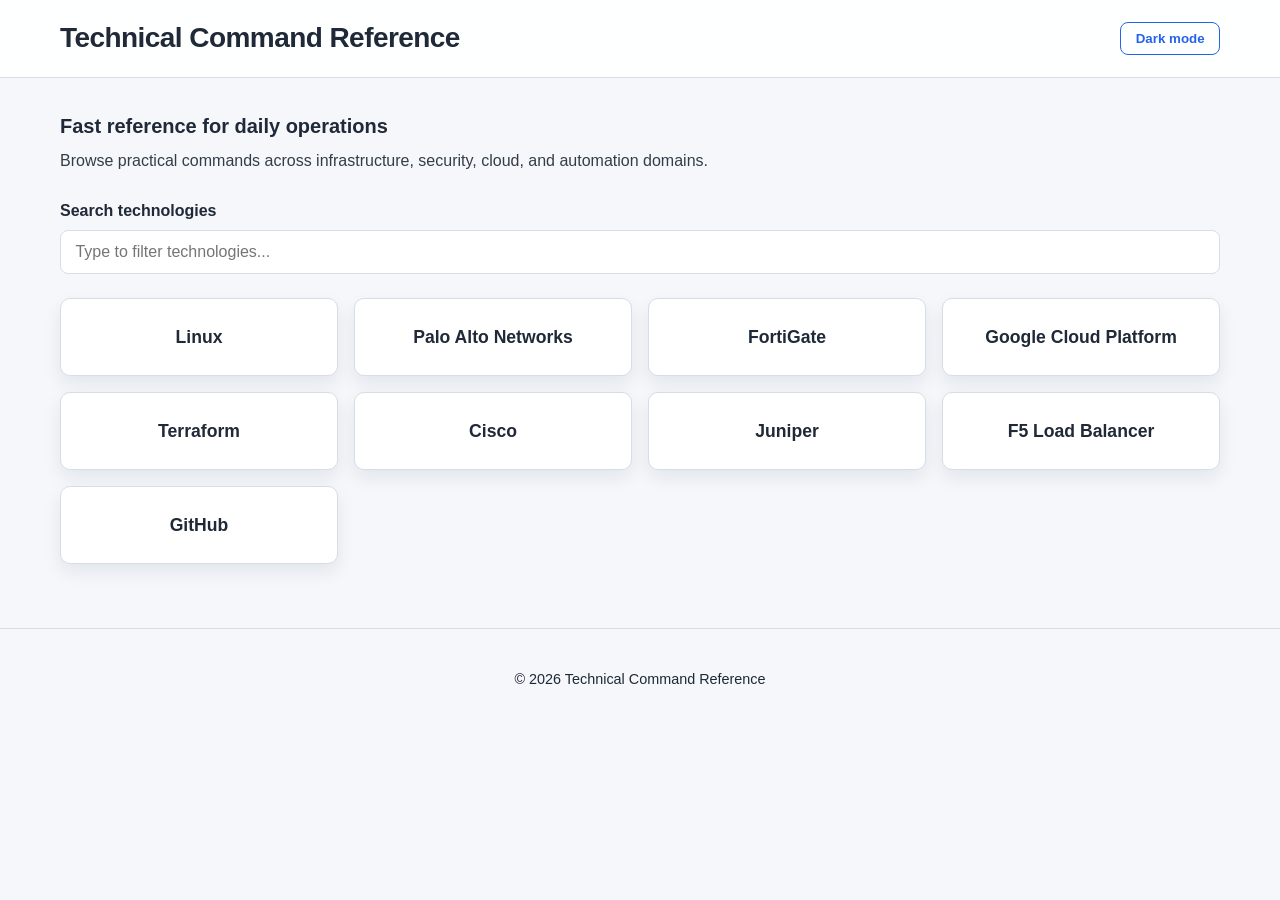
<file: index.html>
<!DOCTYPE html>
<html lang="en">
<head>
    <meta charset="UTF-8">
    <meta name="viewport" content="width=device-width, initial-scale=1.0">
    <meta name="description" content="Professional command reference for Linux, networking, cloud, and automation workflows.">
    <title>Technical Command Reference</title>
    <link rel="stylesheet" href="css/style.css">
</head>
<body>
    <a href="#main-content" class="skip-link">Skip to main content</a>
    <header>
        <div class="container">
            <h1>Technical Command Reference</h1>
            <div class="theme-switcher">
                <button id="theme-toggle" type="button" aria-label="Toggle color theme" aria-pressed="false">Dark mode</button>
            </div>
        </div>
    </header>
    <main id="main-content">
        <div class="container">
            <section class="intro" aria-labelledby="home-intro-title">
                <h2 id="home-intro-title">Fast reference for daily operations</h2>
                <p>Browse practical commands across infrastructure, security, cloud, and automation domains.</p>
            </section>
            <div class="search-container">
                <label for="search-input" class="search-label">Search technologies</label>
                <input type="search" id="search-input" placeholder="Type to filter technologies..." autocomplete="off">
            </div>
            <nav class="grid" id="tech-grid" aria-label="Technology categories">
                <a href="pages/linux.html" class="card"><h3>Linux</h3></a>
                <a href="pages/paloalto.html" class="card"><h3>Palo Alto Networks</h3></a>
                <a href="pages/fortigate.html" class="card"><h3>FortiGate</h3></a>
                <a href="pages/gcp.html" class="card"><h3>Google Cloud Platform</h3></a>
                <a href="pages/terraform.html" class="card"><h3>Terraform</h3></a>
                <a href="pages/cisco.html" class="card"><h3>Cisco</h3></a>
                <a href="pages/juniper.html" class="card"><h3>Juniper</h3></a>
                <a href="pages/f5.html" class="card"><h3>F5 Load Balancer</h3></a>
                <a href="pages/github.html" class="card"><h3>GitHub</h3></a>
            </nav>
        </div>
    </main>
    <footer>
        <div class="container">
            <p>&copy; 2026 Technical Command Reference</p>
        </div>
    </footer>
    <script src="js/main.js"></script>
</body>
</html>
</file>
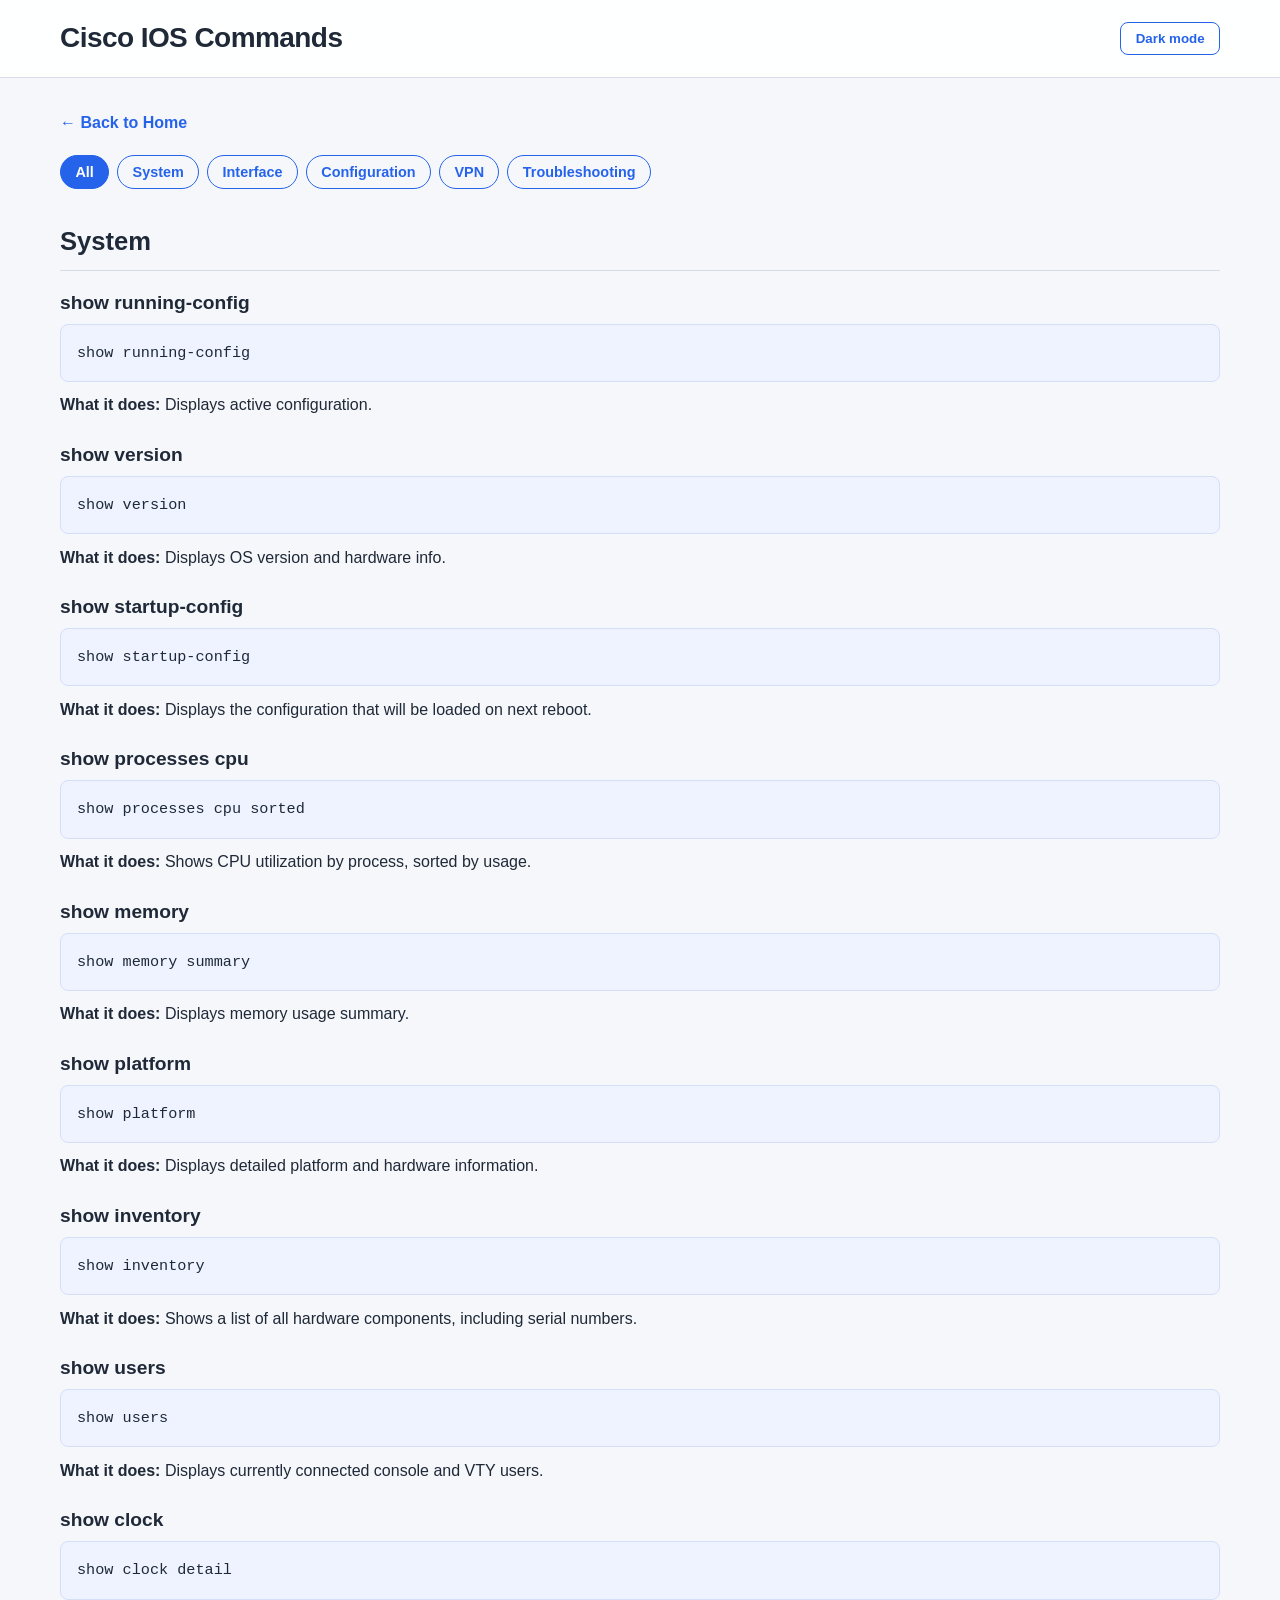
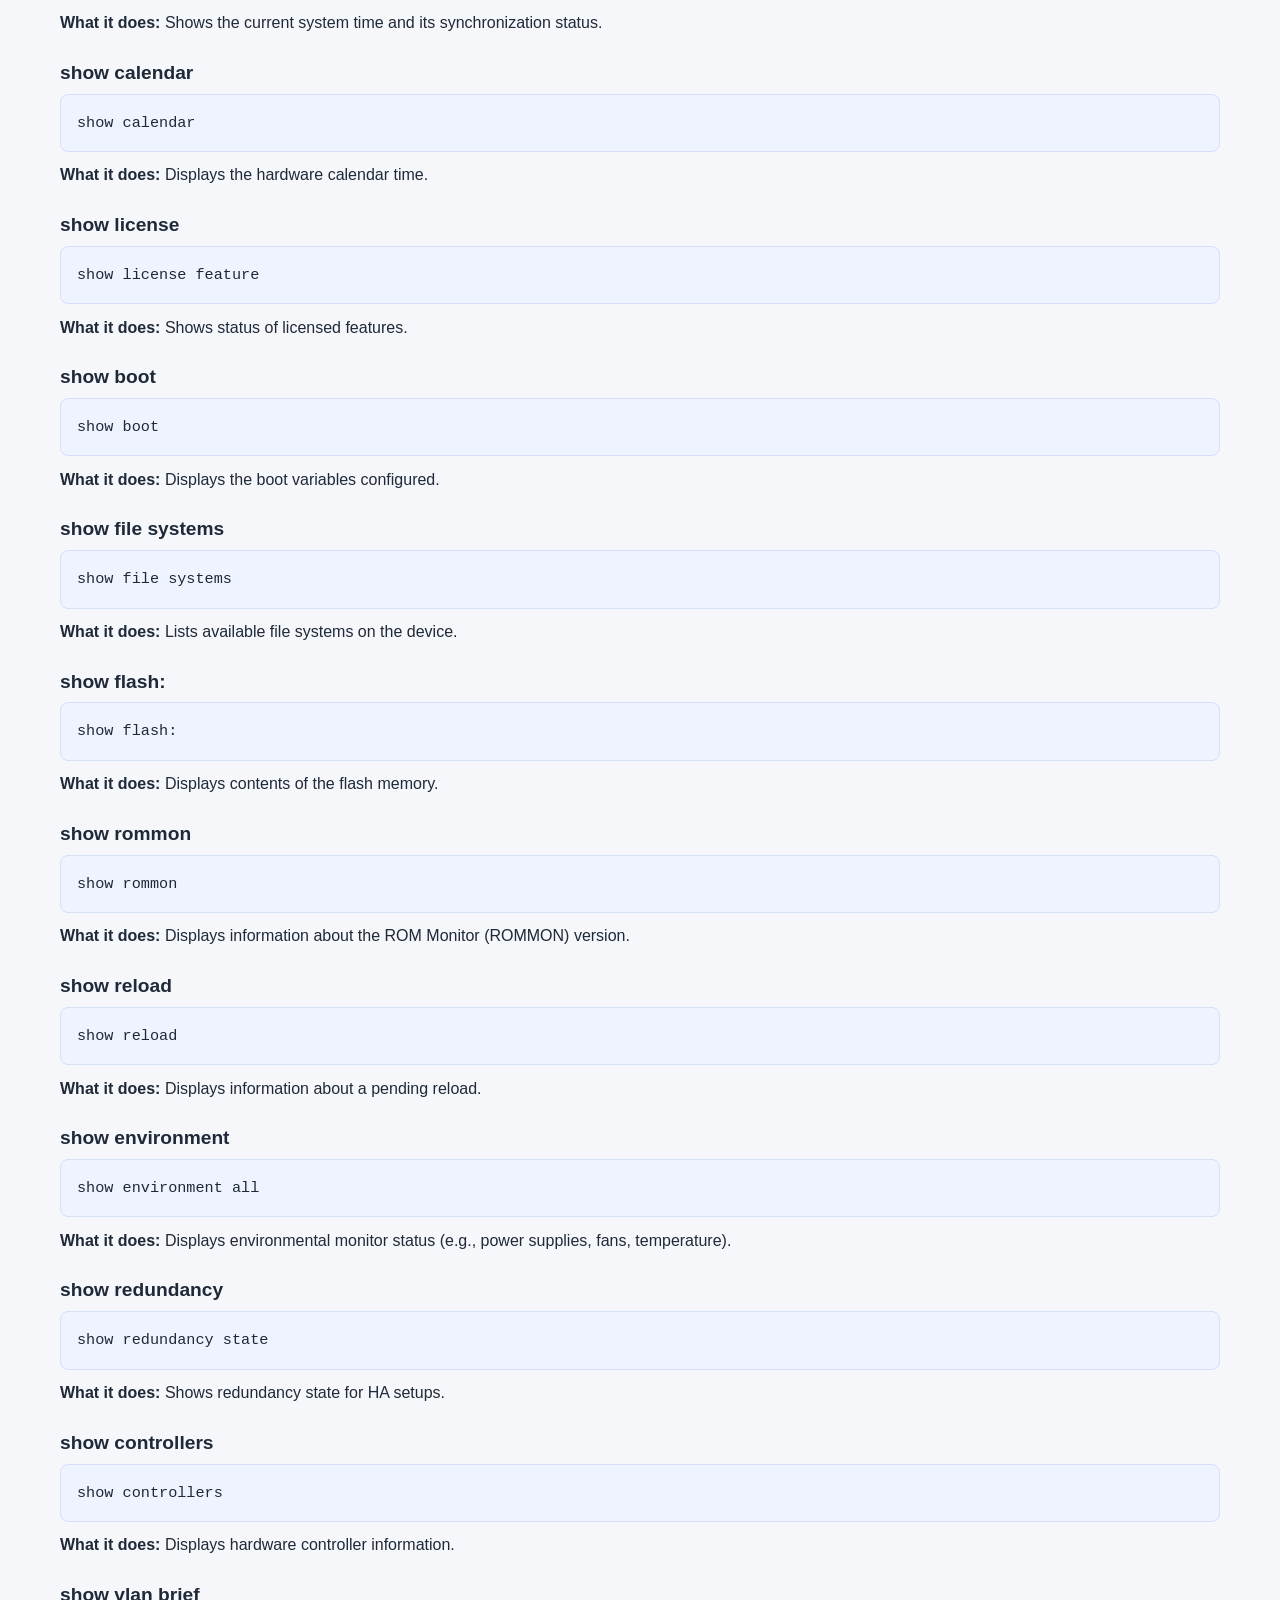
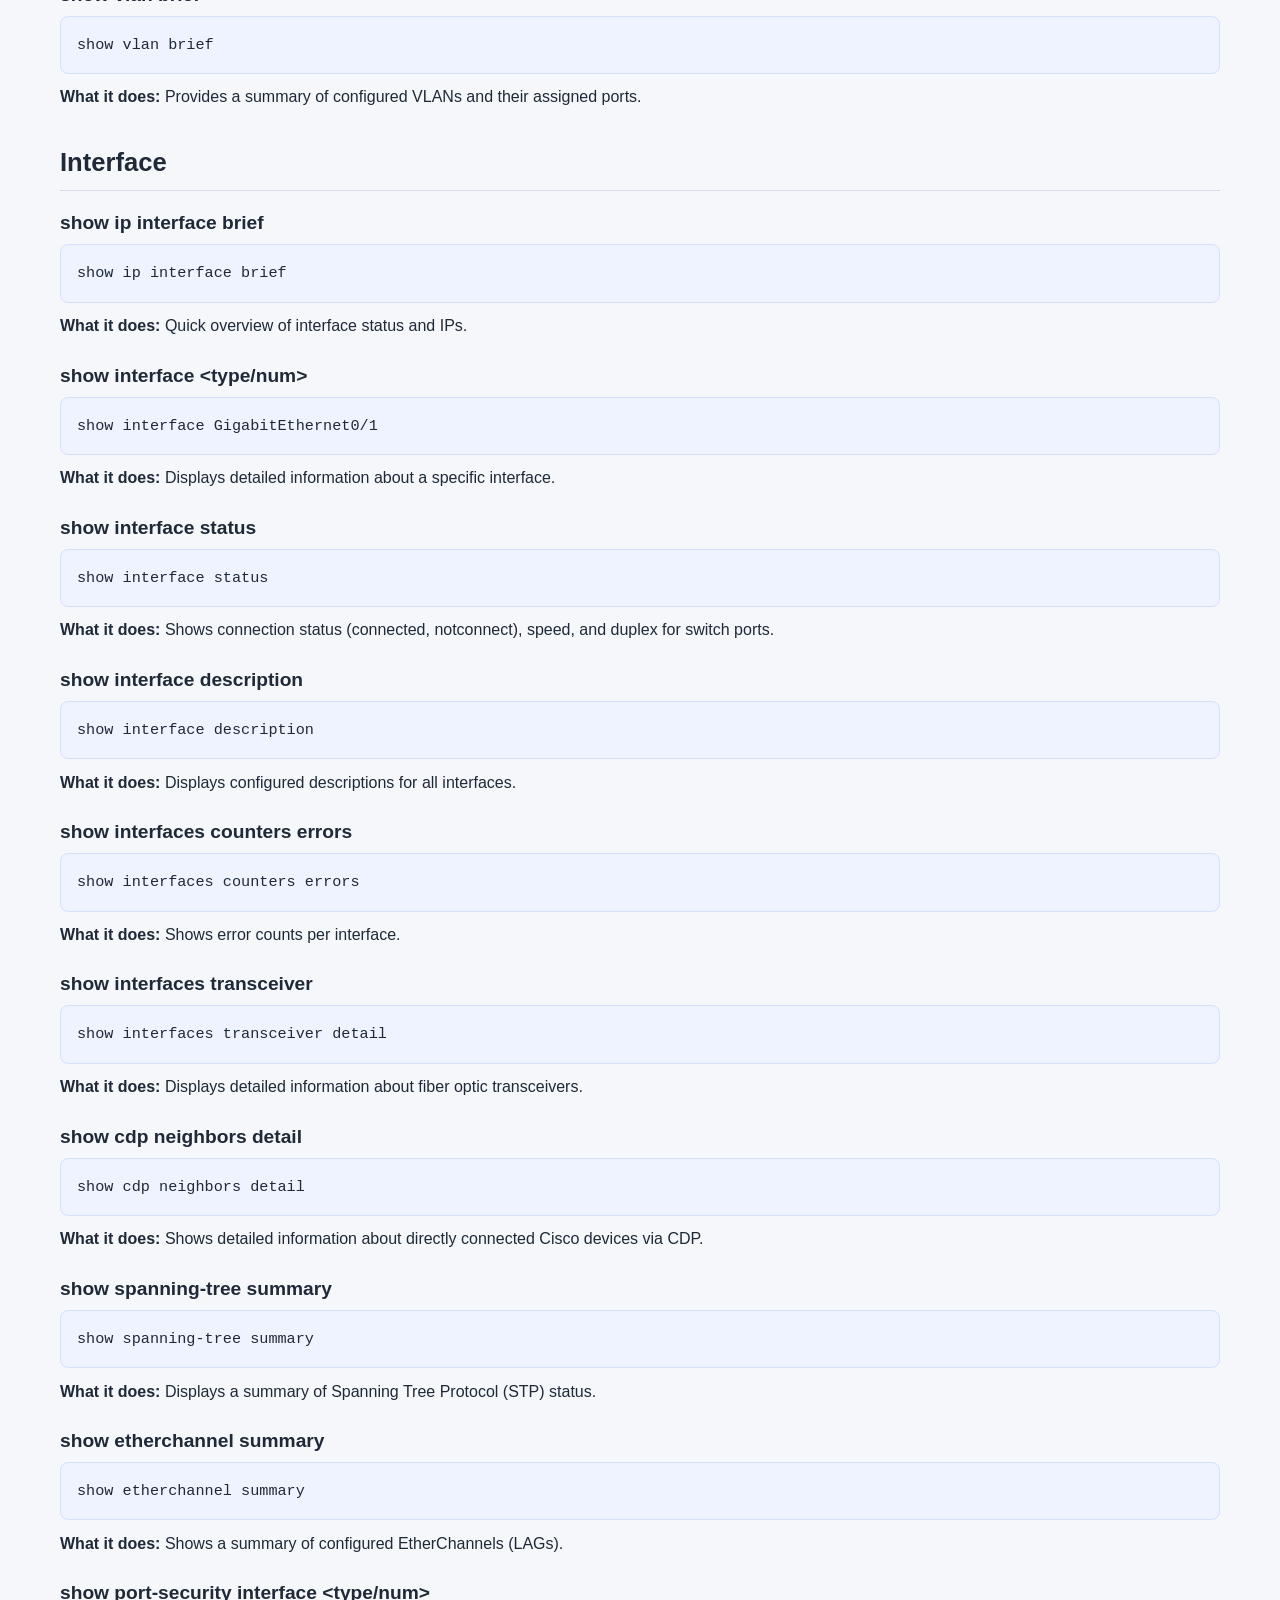
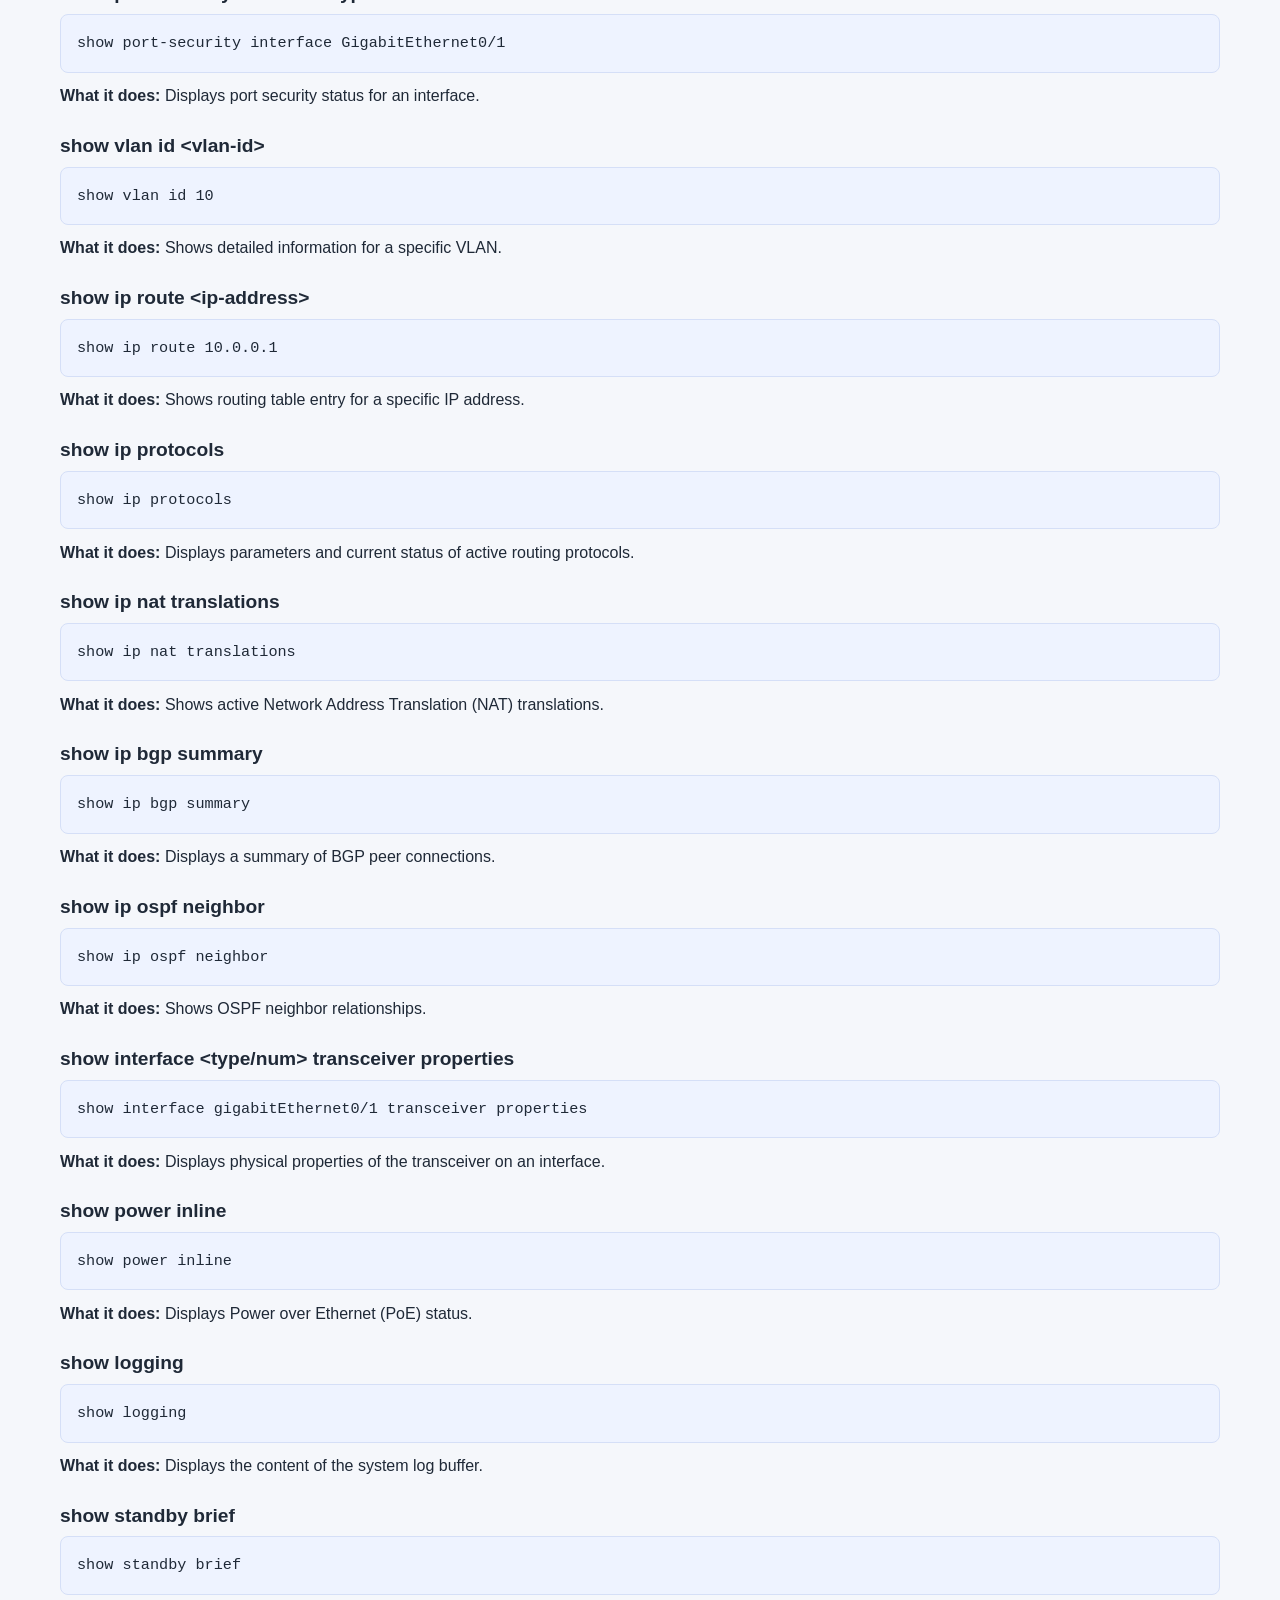
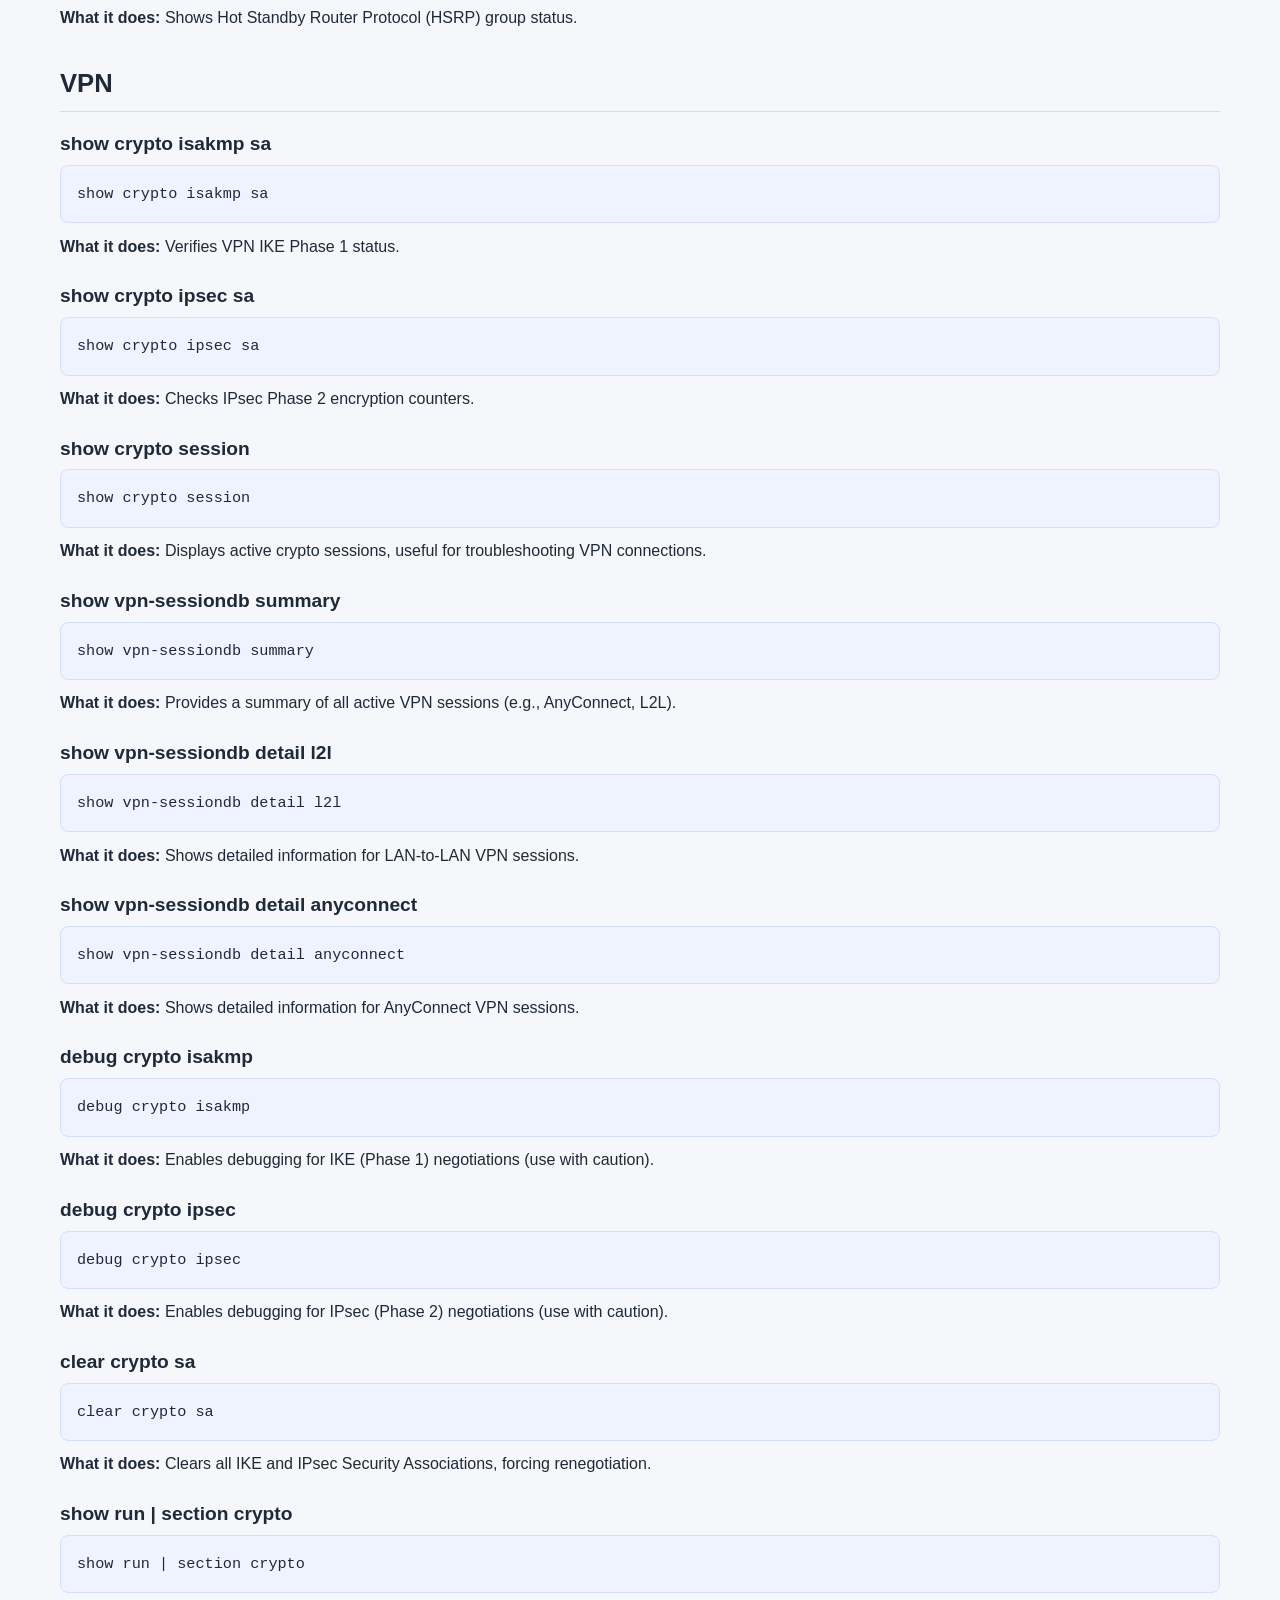
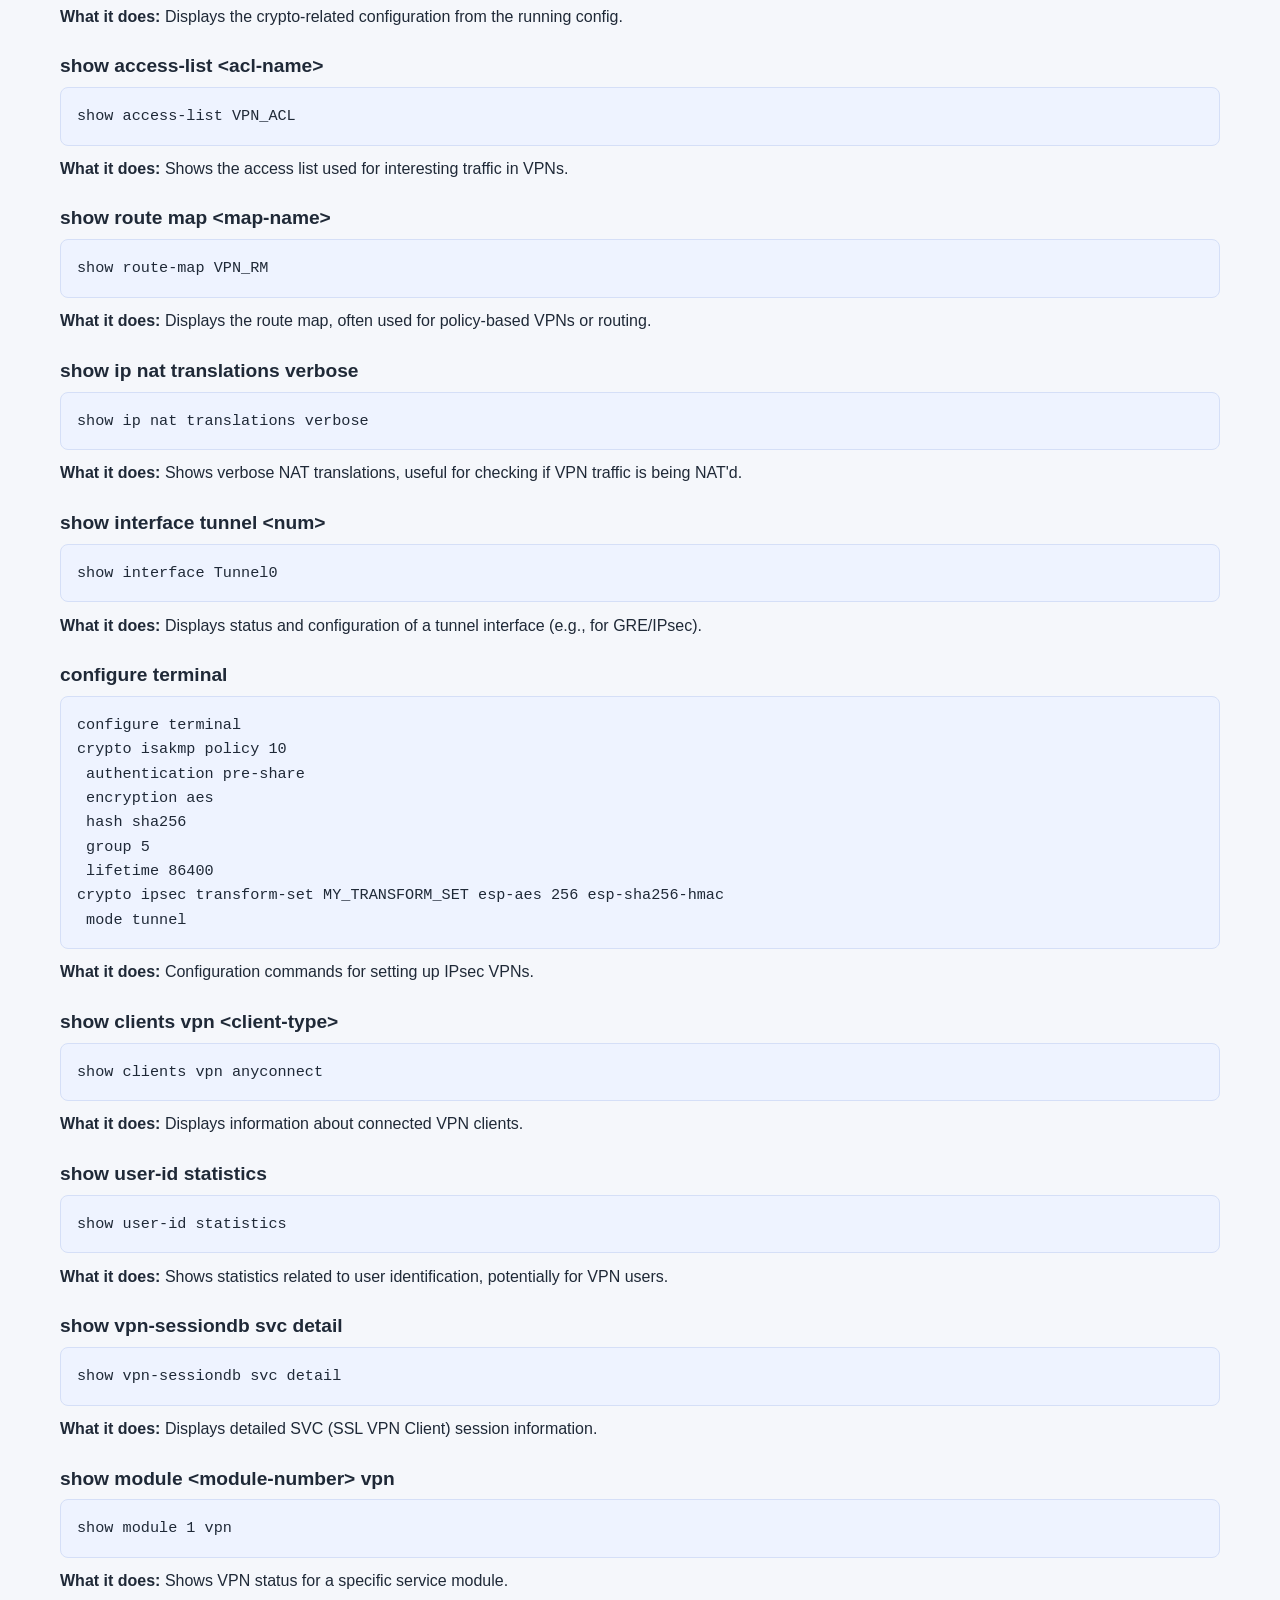
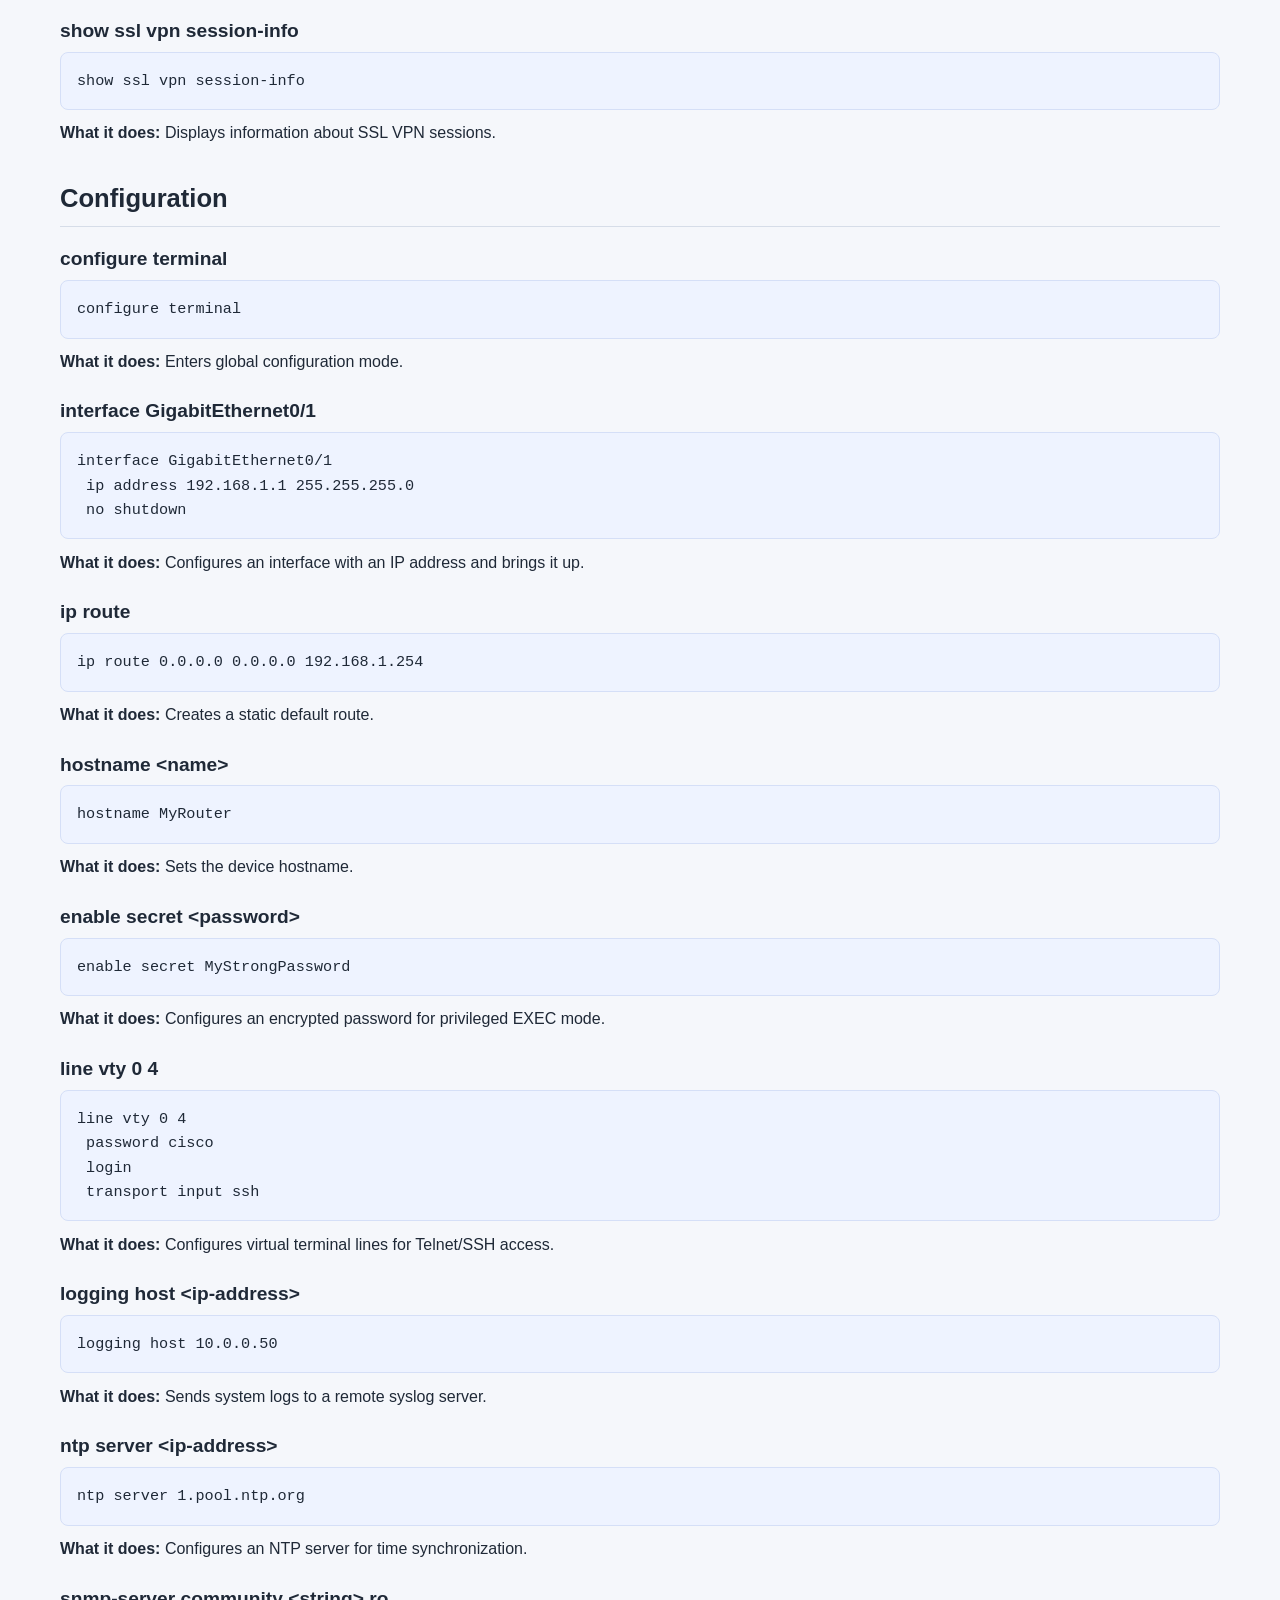
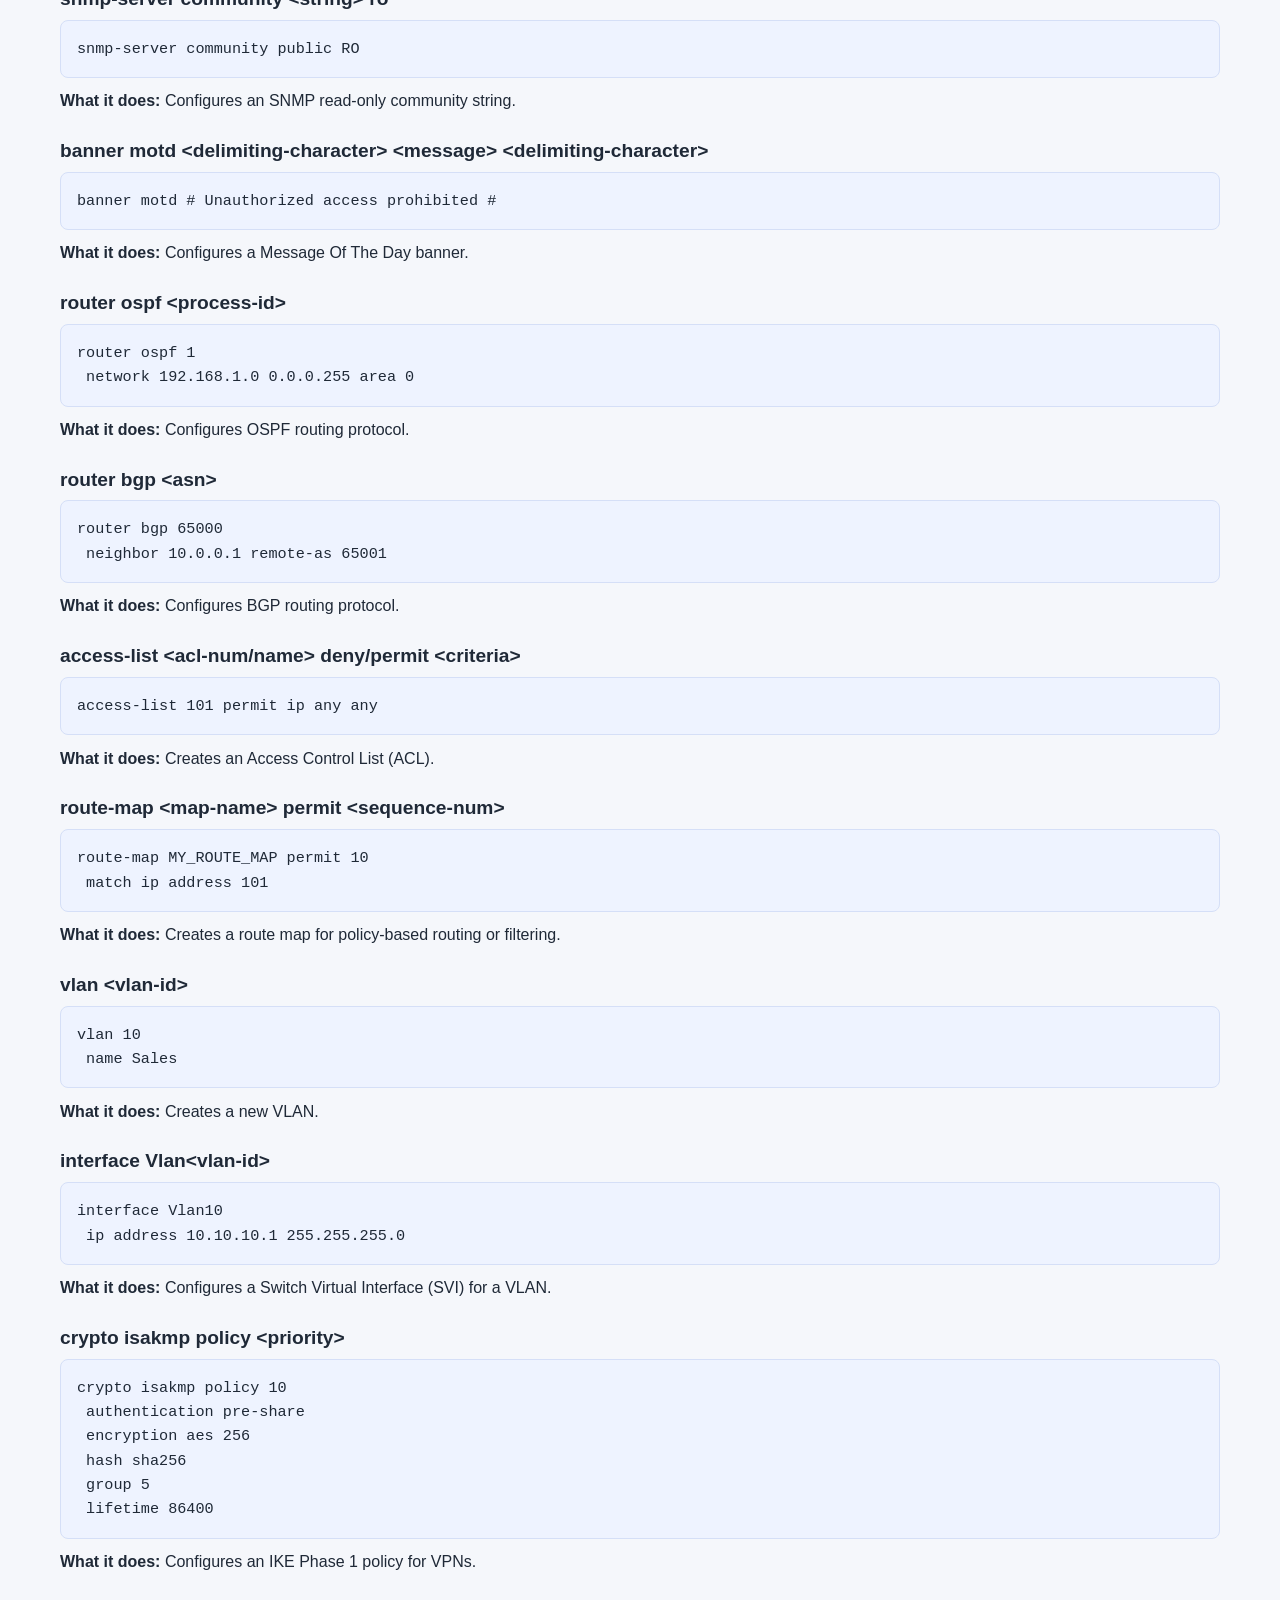
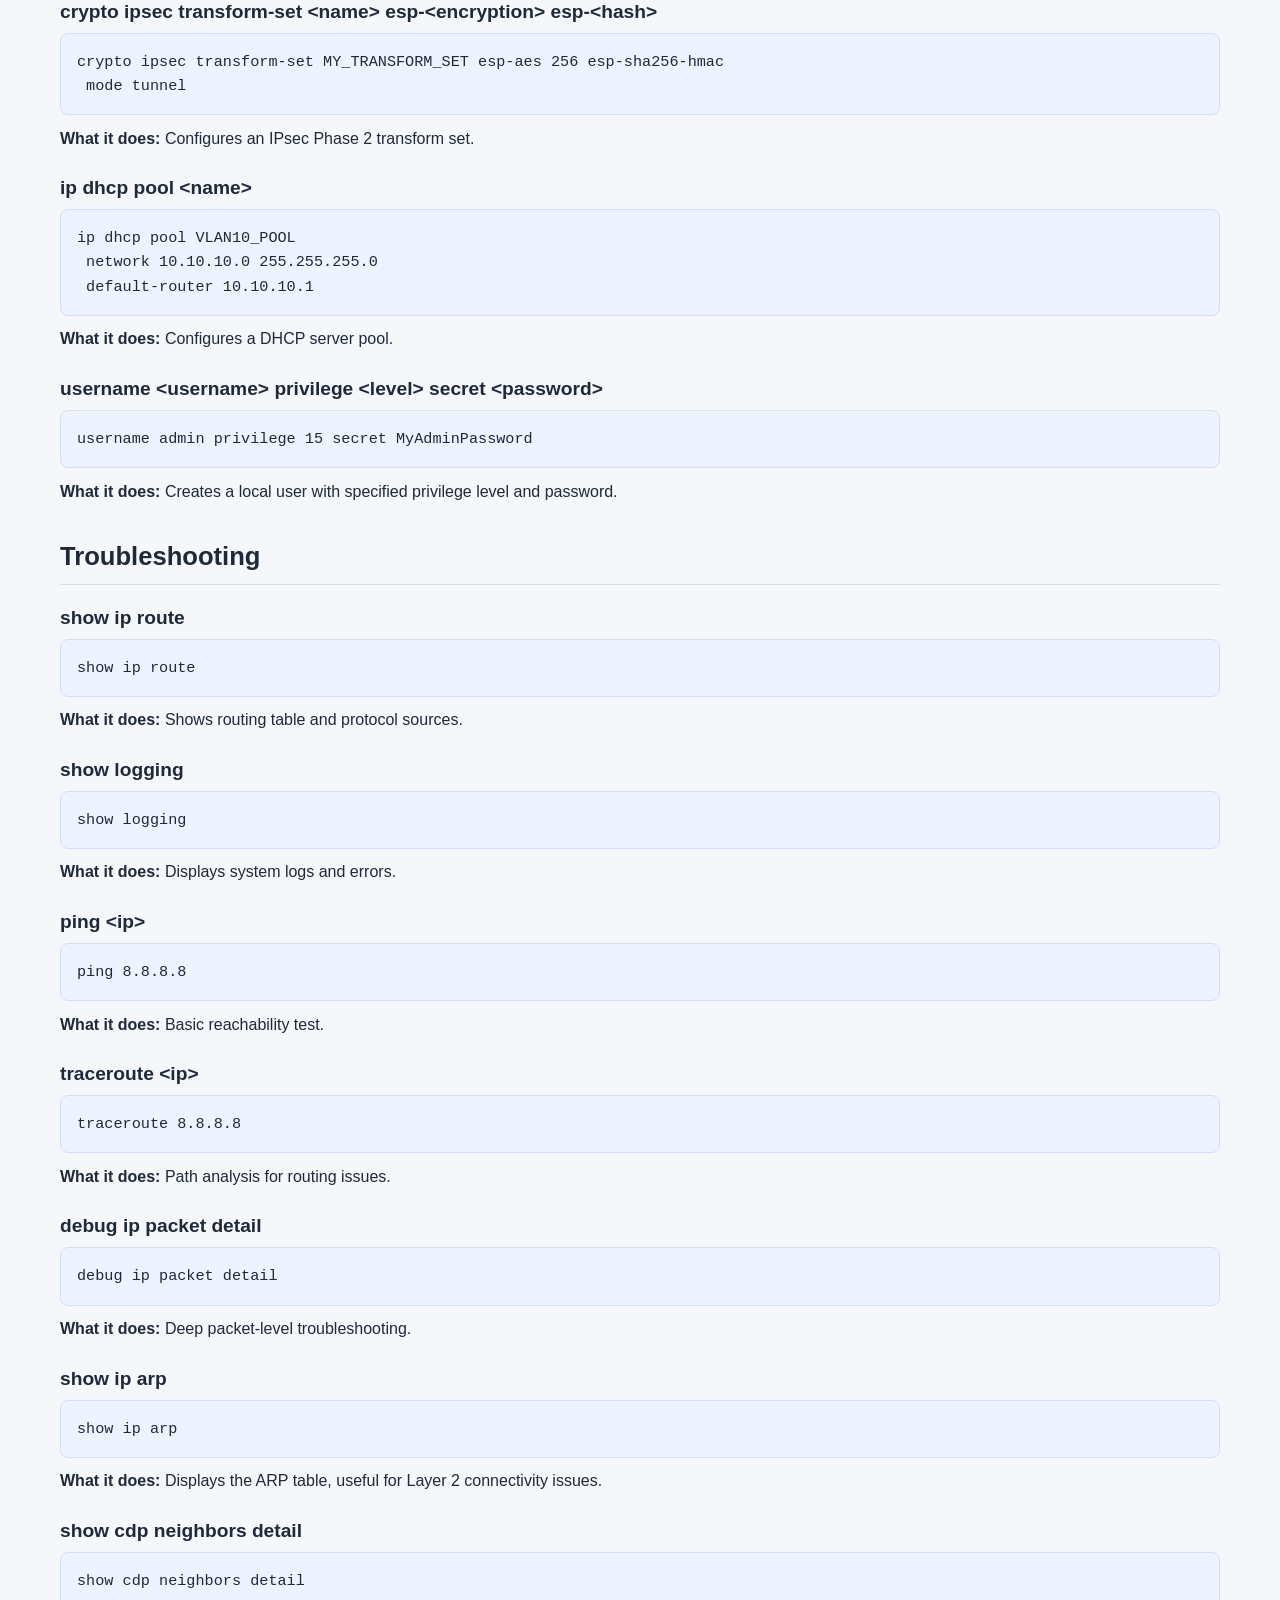
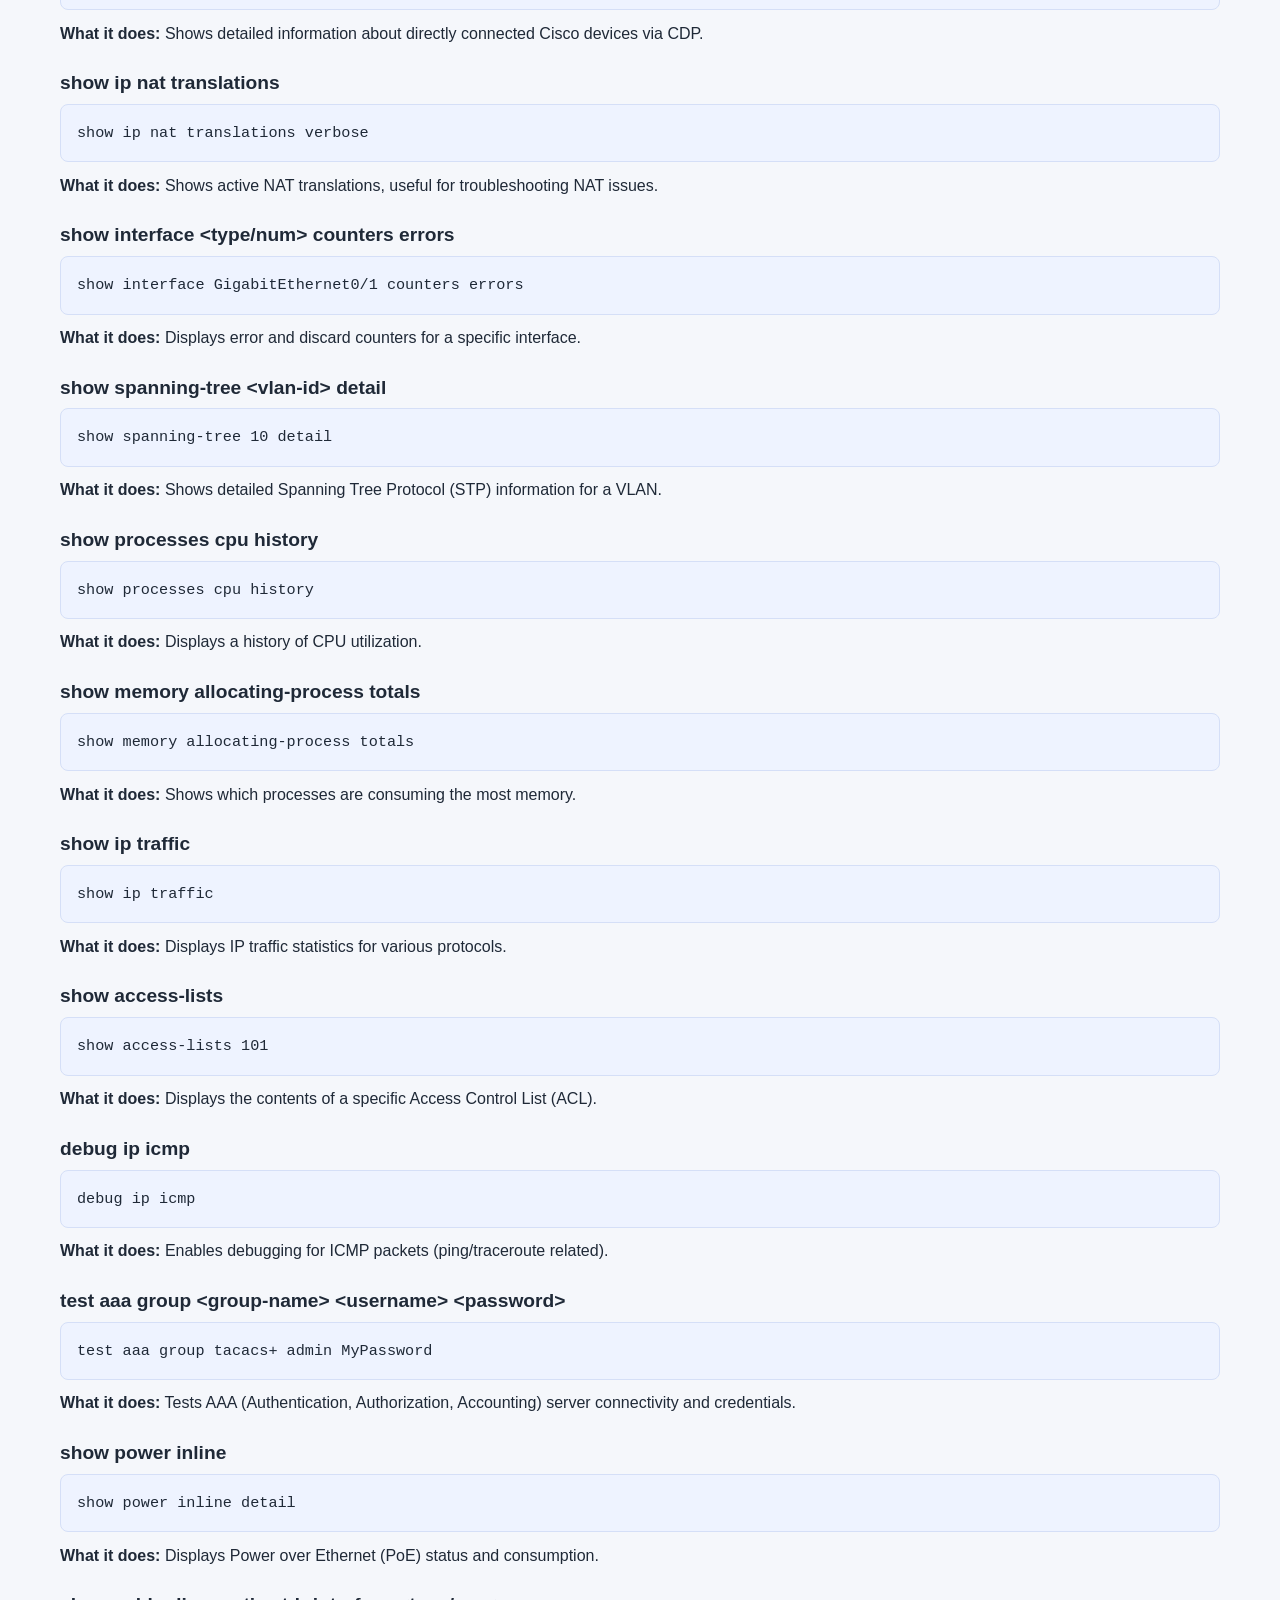
<file: pages/cisco.html>
<!DOCTYPE html>
<html lang="en">
<head>
    <meta charset="UTF-8">
    <meta name="viewport" content="width=device-width, initial-scale=1.0">
    <title>Cisco - Technical Command Reference</title>
    <link rel="stylesheet" href="../css/style.css">
</head>
<body>
    <header>
        <div class="container">
            <h1>Cisco IOS Commands</h1>
            <div class="theme-switcher">
                <button id="theme-toggle">Toggle Dark Mode</button>
            </div>
        </div>
    </header>
    <main>
        <div class="container">
            <div class="page-header">
                <a href="../index.html" class="back-link">&larr; Back to Home</a>
            </div>

             <div class="filter-container">
                <button class="filter-btn active" data-category="all">All</button>
                <button class="filter-btn" data-category="system">System</button>
                <button class="filter-btn" data-category="interface">Interface</button>
                <button class="filter-btn" data-category="config">Configuration</button>
                <button class="filter-btn" data-category="vpn">VPN</button>
                <button class="filter-btn" data-category="troubleshooting">Troubleshooting</button>
            </div>

            <section class="command-category" data-category="system">
                <h2>System</h2>
                <div class="command"><h3>show running-config</h3><div class="command-container"><pre><code>show running-config</code></pre></div><p><strong>What it does:</strong> Displays active configuration.</p></div>
                <div class="command"><h3>show version</h3><div class="command-container"><pre><code>show version</code></pre></div><p><strong>What it does:</strong> Displays OS version and hardware info.</p></div>
                <div class="command"><h3>show startup-config</h3><div class="command-container"><pre><code>show startup-config</code></pre></div><p><strong>What it does:</strong> Displays the configuration that will be loaded on next reboot.</p></div>
                <div class="command"><h3>show processes cpu</h3><div class="command-container"><pre><code>show processes cpu sorted</code></pre></div><p><strong>What it does:</strong> Shows CPU utilization by process, sorted by usage.</p></div>
                <div class="command"><h3>show memory</h3><div class="command-container"><pre><code>show memory summary</code></pre></div><p><strong>What it does:</strong> Displays memory usage summary.</p></div>
                <div class="command"><h3>show platform</h3><div class="command-container"><pre><code>show platform</code></pre></div><p><strong>What it does:</strong> Displays detailed platform and hardware information.</p></div>
                <div class="command"><h3>show inventory</h3><div class="command-container"><pre><code>show inventory</code></pre></div><p><strong>What it does:</strong> Shows a list of all hardware components, including serial numbers.</p></div>
                <div class="command"><h3>show users</h3><div class="command-container"><pre><code>show users</code></pre></div><p><strong>What it does:</strong> Displays currently connected console and VTY users.</p></div>
                <div class="command"><h3>show clock</h3><div class="command-container"><pre><code>show clock detail</code></pre></div><p><strong>What it does:</strong> Shows the current system time and its synchronization status.</p></div>
                <div class="command"><h3>show calendar</h3><div class="command-container"><pre><code>show calendar</code></pre></div><p><strong>What it does:</strong> Displays the hardware calendar time.</p></div>
                <div class="command"><h3>show license</h3><div class="command-container"><pre><code>show license feature</code></pre></div><p><strong>What it does:</strong> Shows status of licensed features.</p></div>
                <div class="command"><h3>show boot</h3><div class="command-container"><pre><code>show boot</code></pre></div><p><strong>What it does:</strong> Displays the boot variables configured.</p></div>
                <div class="command"><h3>show file systems</h3><div class="command-container"><pre><code>show file systems</code></pre></div><p><strong>What it does:</strong> Lists available file systems on the device.</p></div>
                <div class="command"><h3>show flash:</h3><div class="command-container"><pre><code>show flash:</code></pre></div><p><strong>What it does:</strong> Displays contents of the flash memory.</p></div>
                <div class="command"><h3>show rommon</h3><div class="command-container"><pre><code>show rommon</code></pre></div><p><strong>What it does:</strong> Displays information about the ROM Monitor (ROMMON) version.</p></div>
                <div class="command"><h3>show reload</h3><div class="command-container"><pre><code>show reload</code></pre></div><p><strong>What it does:</strong> Displays information about a pending reload.</p></div>
                <div class="command"><h3>show environment</h3><div class="command-container"><pre><code>show environment all</code></pre></div><p><strong>What it does:</strong> Displays environmental monitor status (e.g., power supplies, fans, temperature).</p></div>
                <div class="command"><h3>show redundancy</h3><div class="command-container"><pre><code>show redundancy state</code></pre></div><p><strong>What it does:</strong> Shows redundancy state for HA setups.</p></div>
                <div class="command"><h3>show controllers</h3><div class="command-container"><pre><code>show controllers</code></pre></div><p><strong>What it does:</strong> Displays hardware controller information.</p></div>
                <div class="command"><h3>show vlan brief</h3><div class="command-container"><pre><code>show vlan brief</code></pre></div><p><strong>What it does:</strong> Provides a summary of configured VLANs and their assigned ports.</p></div>
            </section>

            <section class="command-category" data-category="interface">
                <h2>Interface</h2>
                <div class="command"><h3>show ip interface brief</h3><div class="command-container"><pre><code>show ip interface brief</code></pre></div><p><strong>What it does:</strong> Quick overview of interface status and IPs.</p></div>
                <div class="command"><h3>show interface &lt;type/num&gt;</h3><div class="command-container"><pre><code>show interface GigabitEthernet0/1</code></pre></div><p><strong>What it does:</strong> Displays detailed information about a specific interface.</p></div>
                <div class="command"><h3>show interface status</h3><div class="command-container"><pre><code>show interface status</code></pre></div><p><strong>What it does:</strong> Shows connection status (connected, notconnect), speed, and duplex for switch ports.</p></div>
                <div class="command"><h3>show interface description</h3><div class="command-container"><pre><code>show interface description</code></pre></div><p><strong>What it does:</strong> Displays configured descriptions for all interfaces.</p></div>
                <div class="command"><h3>show interfaces counters errors</h3><div class="command-container"><pre><code>show interfaces counters errors</code></pre></div><p><strong>What it does:</strong> Shows error counts per interface.</p></div>
                <div class="command"><h3>show interfaces transceiver</h3><div class="command-container"><pre><code>show interfaces transceiver detail</code></pre></div><p><strong>What it does:</strong> Displays detailed information about fiber optic transceivers.</p></div>
                <div class="command"><h3>show cdp neighbors detail</h3><div class="command-container"><pre><code>show cdp neighbors detail</code></pre></div><p><strong>What it does:</strong> Shows detailed information about directly connected Cisco devices via CDP.</p></div>
                <div class="command"><h3>show spanning-tree summary</h3><div class="command-container"><pre><code>show spanning-tree summary</code></pre></div><p><strong>What it does:</strong> Displays a summary of Spanning Tree Protocol (STP) status.</p></div>
                <div class="command"><h3>show etherchannel summary</h3><div class="command-container"><pre><code>show etherchannel summary</code></pre></div><p><strong>What it does:</strong> Shows a summary of configured EtherChannels (LAGs).</p></div>
                <div class="command"><h3>show port-security interface &lt;type/num&gt;</h3><div class="command-container"><pre><code>show port-security interface GigabitEthernet0/1</code></pre></div><p><strong>What it does:</strong> Displays port security status for an interface.</p></div>
                <div class="command"><h3>show vlan id &lt;vlan-id&gt;</h3><div class="command-container"><pre><code>show vlan id 10</code></pre></div><p><strong>What it does:</strong> Shows detailed information for a specific VLAN.</p></div>
                <div class="command"><h3>show ip route &lt;ip-address&gt;</h3><div class="command-container"><pre><code>show ip route 10.0.0.1</code></pre></div><p><strong>What it does:</strong> Shows routing table entry for a specific IP address.</p></div>
                <div class="command"><h3>show ip protocols</h3><div class="command-container"><pre><code>show ip protocols</code></pre></div><p><strong>What it does:</strong> Displays parameters and current status of active routing protocols.</p></div>
                <div class="command"><h3>show ip nat translations</h3><div class="command-container"><pre><code>show ip nat translations</code></pre></div><p><strong>What it does:</strong> Shows active Network Address Translation (NAT) translations.</p></div>
                <div class="command"><h3>show ip bgp summary</h3><div class="command-container"><pre><code>show ip bgp summary</code></pre></div><p><strong>What it does:</strong> Displays a summary of BGP peer connections.</p></div>
                <div class="command"><h3>show ip ospf neighbor</h3><div class="command-container"><pre><code>show ip ospf neighbor</code></pre></div><p><strong>What it does:</strong> Shows OSPF neighbor relationships.</p></div>
                <div class="command"><h3>show interface &lt;type/num&gt; transceiver properties</h3><div class="command-container"><pre><code>show interface gigabitEthernet0/1 transceiver properties</code></pre></div><p><strong>What it does:</strong> Displays physical properties of the transceiver on an interface.</p></div>
                <div class="command"><h3>show power inline</h3><div class="command-container"><pre><code>show power inline</code></pre></div><p><strong>What it does:</strong> Displays Power over Ethernet (PoE) status.</p></div>
                <div class="command"><h3>show logging</h3><div class="command-container"><pre><code>show logging</code></pre></div><p><strong>What it does:</strong> Displays the content of the system log buffer.</p></div>
                <div class="command"><h3>show standby brief</h3><div class="command-container"><pre><code>show standby brief</code></pre></div><p><strong>What it does:</strong> Shows Hot Standby Router Protocol (HSRP) group status.</p></div>
            </section>

            <section class="command-category" data-category="vpn">
                <h2>VPN</h2>
                <div class="command"><h3>show crypto isakmp sa</h3><div class="command-container"><pre><code>show crypto isakmp sa</code></pre></div><p><strong>What it does:</strong> Verifies VPN IKE Phase 1 status.</p></div>
                <div class="command"><h3>show crypto ipsec sa</h3><div class="command-container"><pre><code>show crypto ipsec sa</code></pre></div><p><strong>What it does:</strong> Checks IPsec Phase 2 encryption counters.</p></div>
                <div class="command"><h3>show crypto session</h3><div class="command-container"><pre><code>show crypto session</code></pre></div><p><strong>What it does:</strong> Displays active crypto sessions, useful for troubleshooting VPN connections.</p></div>
                <div class="command"><h3>show vpn-sessiondb summary</h3><div class="command-container"><pre><code>show vpn-sessiondb summary</code></pre></div><p><strong>What it does:</strong> Provides a summary of all active VPN sessions (e.g., AnyConnect, L2L).</p></div>
                <div class="command"><h3>show vpn-sessiondb detail l2l</h3><div class="command-container"><pre><code>show vpn-sessiondb detail l2l</code></pre></div><p><strong>What it does:</strong> Shows detailed information for LAN-to-LAN VPN sessions.</p></div>
                <div class="command"><h3>show vpn-sessiondb detail anyconnect</h3><div class="command-container"><pre><code>show vpn-sessiondb detail anyconnect</code></pre></div><p><strong>What it does:</strong> Shows detailed information for AnyConnect VPN sessions.</p></div>
                <div class="command"><h3>debug crypto isakmp</h3><div class="command-container"><pre><code>debug crypto isakmp</code></pre></div><p><strong>What it does:</strong> Enables debugging for IKE (Phase 1) negotiations (use with caution).</p></div>
                <div class="command"><h3>debug crypto ipsec</h3><div class="command-container"><pre><code>debug crypto ipsec</code></pre></div><p><strong>What it does:</strong> Enables debugging for IPsec (Phase 2) negotiations (use with caution).</p></div>
                <div class="command"><h3>clear crypto sa</h3><div class="command-container"><pre><code>clear crypto sa</code></pre></div><p><strong>What it does:</strong> Clears all IKE and IPsec Security Associations, forcing renegotiation.</p></div>
                <div class="command"><h3>show run | section crypto</h3><div class="command-container"><pre><code>show run | section crypto</code></pre></div><p><strong>What it does:</strong> Displays the crypto-related configuration from the running config.</p></div>
                <div class="command"><h3>show access-list &lt;acl-name&gt;</h3><div class="command-container"><pre><code>show access-list VPN_ACL</code></pre></div><p><strong>What it does:</strong> Shows the access list used for interesting traffic in VPNs.</p></div>
                <div class="command"><h3>show route map &lt;map-name&gt;</h3><div class="command-container"><pre><code>show route-map VPN_RM</code></pre></div><p><strong>What it does:</strong> Displays the route map, often used for policy-based VPNs or routing.</p></div>
                <div class="command"><h3>show ip nat translations verbose</h3><div class="command-container"><pre><code>show ip nat translations verbose</code></pre></div><p><strong>What it does:</strong> Shows verbose NAT translations, useful for checking if VPN traffic is being NAT'd.</p></div>
                <div class="command"><h3>show interface tunnel &lt;num&gt;</h3><div class="command-container"><pre><code>show interface Tunnel0</code></pre></div><p><strong>What it does:</strong> Displays status and configuration of a tunnel interface (e.g., for GRE/IPsec).</p></div>
                <div class="command"><h3>configure terminal</h3><div class="command-container"><pre><code>configure terminal
crypto isakmp policy 10
 authentication pre-share
 encryption aes
 hash sha256
 group 5
 lifetime 86400
crypto ipsec transform-set MY_TRANSFORM_SET esp-aes 256 esp-sha256-hmac
 mode tunnel</code></pre></div><p><strong>What it does:</strong> Configuration commands for setting up IPsec VPNs.</p></div>
                <div class="command"><h3>show clients vpn &lt;client-type&gt;</h3><div class="command-container"><pre><code>show clients vpn anyconnect</code></pre></div><p><strong>What it does:</strong> Displays information about connected VPN clients.</p></div>
                <div class="command"><h3>show user-id statistics</h3><div class="command-container"><pre><code>show user-id statistics</code></pre></div><p><strong>What it does:</strong> Shows statistics related to user identification, potentially for VPN users.</p></div>
                <div class="command"><h3>show vpn-sessiondb svc detail</h3><div class="command-container"><pre><code>show vpn-sessiondb svc detail</code></pre></div><p><strong>What it does:</strong> Displays detailed SVC (SSL VPN Client) session information.</p></div>
                <div class="command"><h3>show module &lt;module-number&gt; vpn</h3><div class="command-container"><pre><code>show module 1 vpn</code></pre></div><p><strong>What it does:</strong> Shows VPN status for a specific service module.</p></div>
                <div class="command"><h3>show ssl vpn session-info</h3><div class="command-container"><pre><code>show ssl vpn session-info</code></pre></div><p><strong>What it does:</strong> Displays information about SSL VPN sessions.</p></div>
            </section>

            <section class="command-category" data-category="config">
                <h2>Configuration</h2>
                <div class="command"><h3>configure terminal</h3><div class="command-container"><pre><code>configure terminal</code></pre></div><p><strong>What it does:</strong> Enters global configuration mode.</p></div>
                <div class="command"><h3>interface GigabitEthernet0/1</h3><div class="command-container"><pre><code>interface GigabitEthernet0/1
 ip address 192.168.1.1 255.255.255.0
 no shutdown</code></pre></div><p><strong>What it does:</strong> Configures an interface with an IP address and brings it up.</p></div>
                <div class="command"><h3>ip route</h3><div class="command-container"><pre><code>ip route 0.0.0.0 0.0.0.0 192.168.1.254</code></pre></div><p><strong>What it does:</strong> Creates a static default route.</p></div>
                <div class="command"><h3>hostname &lt;name&gt;</h3><div class="command-container"><pre><code>hostname MyRouter</code></pre></div><p><strong>What it does:</strong> Sets the device hostname.</p></div>
                <div class="command"><h3>enable secret &lt;password&gt;</h3><div class="command-container"><pre><code>enable secret MyStrongPassword</code></pre></div><p><strong>What it does:</strong> Configures an encrypted password for privileged EXEC mode.</p></div>
                <div class="command"><h3>line vty 0 4</h3><div class="command-container"><pre><code>line vty 0 4
 password cisco
 login
 transport input ssh</code></pre></div><p><strong>What it does:</strong> Configures virtual terminal lines for Telnet/SSH access.</p></div>
                <div class="command"><h3>logging host &lt;ip-address&gt;</h3><div class="command-container"><pre><code>logging host 10.0.0.50</code></pre></div><p><strong>What it does:</strong> Sends system logs to a remote syslog server.</p></div>
                <div class="command"><h3>ntp server &lt;ip-address&gt;</h3><div class="command-container"><pre><code>ntp server 1.pool.ntp.org</code></pre></div><p><strong>What it does:</strong> Configures an NTP server for time synchronization.</p></div>
                <div class="command"><h3>snmp-server community &lt;string&gt; ro</h3><div class="command-container"><pre><code>snmp-server community public RO</code></pre></div><p><strong>What it does:</strong> Configures an SNMP read-only community string.</p></div>
                <div class="command"><h3>banner motd &lt;delimiting-character&gt; &lt;message&gt; &lt;delimiting-character&gt;</h3><div class="command-container"><pre><code>banner motd # Unauthorized access prohibited #</code></pre></div><p><strong>What it does:</strong> Configures a Message Of The Day banner.</p></div>
                <div class="command"><h3>router ospf &lt;process-id&gt;</h3><div class="command-container"><pre><code>router ospf 1
 network 192.168.1.0 0.0.0.255 area 0</code></pre></div><p><strong>What it does:</strong> Configures OSPF routing protocol.</p></div>
                <div class="command"><h3>router bgp &lt;asn&gt;</h3><div class="command-container"><pre><code>router bgp 65000
 neighbor 10.0.0.1 remote-as 65001</code></pre></div><p><strong>What it does:</strong> Configures BGP routing protocol.</p></div>
                <div class="command"><h3>access-list &lt;acl-num/name&gt; deny/permit &lt;criteria&gt;</h3><div class="command-container"><pre><code>access-list 101 permit ip any any</code></pre></div><p><strong>What it does:</strong> Creates an Access Control List (ACL).</p></div>
                <div class="command"><h3>route-map &lt;map-name&gt; permit &lt;sequence-num&gt;</h3><div class="command-container"><pre><code>route-map MY_ROUTE_MAP permit 10
 match ip address 101</code></pre></div><p><strong>What it does:</strong> Creates a route map for policy-based routing or filtering.</p></div>
                <div class="command"><h3>vlan &lt;vlan-id&gt;</h3><div class="command-container"><pre><code>vlan 10
 name Sales</code></pre></div><p><strong>What it does:</strong> Creates a new VLAN.</p></div>
                <div class="command"><h3>interface Vlan&lt;vlan-id&gt;</h3><div class="command-container"><pre><code>interface Vlan10
 ip address 10.10.10.1 255.255.255.0</code></pre></div><p><strong>What it does:</strong> Configures a Switch Virtual Interface (SVI) for a VLAN.</p></div>
                <div class="command"><h3>crypto isakmp policy &lt;priority&gt;</h3><div class="command-container"><pre><code>crypto isakmp policy 10
 authentication pre-share
 encryption aes 256
 hash sha256
 group 5
 lifetime 86400</code></pre></div><p><strong>What it does:</strong> Configures an IKE Phase 1 policy for VPNs.</p></div>
                <div class="command"><h3>crypto ipsec transform-set &lt;name&gt; esp-&lt;encryption&gt; esp-&lt;hash&gt;</h3><div class="command-container"><pre><code>crypto ipsec transform-set MY_TRANSFORM_SET esp-aes 256 esp-sha256-hmac
 mode tunnel</code></pre></div><p><strong>What it does:</strong> Configures an IPsec Phase 2 transform set.</p></div>
                <div class="command"><h3>ip dhcp pool &lt;name&gt;</h3><div class="command-container"><pre><code>ip dhcp pool VLAN10_POOL
 network 10.10.10.0 255.255.255.0
 default-router 10.10.10.1</code></pre></div><p><strong>What it does:</strong> Configures a DHCP server pool.</p></div>
                <div class="command"><h3>username &lt;username&gt; privilege &lt;level&gt; secret &lt;password&gt;</h3><div class="command-container"><pre><code>username admin privilege 15 secret MyAdminPassword</code></pre></div><p><strong>What it does:</strong> Creates a local user with specified privilege level and password.</p></div>
            </section>

             <section class="command-category" data-category="troubleshooting">
                <h2>Troubleshooting</h2>
                <div class="command"><h3>show ip route</h3><div class="command-container"><pre><code>show ip route</code></pre></div><p><strong>What it does:</strong> Shows routing table and protocol sources.</p></div>
                <div class="command"><h3>show logging</h3><div class="command-container"><pre><code>show logging</code></pre></div><p><strong>What it does:</strong> Displays system logs and errors.</p></div>
                <div class="command"><h3>ping &lt;ip&gt;</h3><div class="command-container"><pre><code>ping 8.8.8.8</code></pre></div><p><strong>What it does:</strong> Basic reachability test.</p></div>
                <div class="command"><h3>traceroute &lt;ip&gt;</h3><div class="command-container"><pre><code>traceroute 8.8.8.8</code></pre></div><p><strong>What it does:</strong> Path analysis for routing issues.</p></div>
                <div class="command"><h3>debug ip packet detail</h3><div class="command-container"><pre><code>debug ip packet detail</code></pre></div><p><strong>What it does:</strong> Deep packet-level troubleshooting.</p></div>
                <div class="command"><h3>show ip arp</h3><div class="command-container"><pre><code>show ip arp</code></pre></div><p><strong>What it does:</strong> Displays the ARP table, useful for Layer 2 connectivity issues.</p></div>
                <div class="command"><h3>show cdp neighbors detail</h3><div class="command-container"><pre><code>show cdp neighbors detail</code></pre></div><p><strong>What it does:</strong> Shows detailed information about directly connected Cisco devices via CDP.</p></div>
                <div class="command"><h3>show ip nat translations</h3><div class="command-container"><pre><code>show ip nat translations verbose</code></pre></div><p><strong>What it does:</strong> Shows active NAT translations, useful for troubleshooting NAT issues.</p></div>
                <div class="command"><h3>show interface &lt;type/num&gt; counters errors</h3><div class="command-container"><pre><code>show interface GigabitEthernet0/1 counters errors</code></pre></div><p><strong>What it does:</strong> Displays error and discard counters for a specific interface.</p></div>
                <div class="command"><h3>show spanning-tree &lt;vlan-id&gt; detail</h3><div class="command-container"><pre><code>show spanning-tree 10 detail</code></pre></div><p><strong>What it does:</strong> Shows detailed Spanning Tree Protocol (STP) information for a VLAN.</p></div>
                <div class="command"><h3>show processes cpu history</h3><div class="command-container"><pre><code>show processes cpu history</code></pre></div><p><strong>What it does:</strong> Displays a history of CPU utilization.</p></div>
                <div class="command"><h3>show memory allocating-process totals</h3><div class="command-container"><pre><code>show memory allocating-process totals</code></pre></div><p><strong>What it does:</strong> Shows which processes are consuming the most memory.</p></div>
                <div class="command"><h3>show ip traffic</h3><div class="command-container"><pre><code>show ip traffic</code></pre></div><p><strong>What it does:</strong> Displays IP traffic statistics for various protocols.</p></div>
                <div class="command"><h3>show access-lists</h3><div class="command-container"><pre><code>show access-lists 101</code></pre></div><p><strong>What it does:</strong> Displays the contents of a specific Access Control List (ACL).</p></div>
                <div class="command"><h3>debug ip icmp</h3><div class="command-container"><pre><code>debug ip icmp</code></pre></div><p><strong>What it does:</strong> Enables debugging for ICMP packets (ping/traceroute related).</p></div>
                <div class="command"><h3>test aaa group &lt;group-name&gt; &lt;username&gt; &lt;password&gt;</h3><div class="command-container"><pre><code>test aaa group tacacs+ admin MyPassword</code></pre></div><p><strong>What it does:</strong> Tests AAA (Authentication, Authorization, Accounting) server connectivity and credentials.</p></div>
                <div class="command"><h3>show power inline</h3><div class="command-container"><pre><code>show power inline detail</code></pre></div><p><strong>What it does:</strong> Displays Power over Ethernet (PoE) status and consumption.</p></div>
                <div class="command"><h3>show cable-diagnostics tdr interface &lt;type/num&gt;</h3><div class="command-container"><pre><code>show cable-diagnostics tdr interface GigabitEthernet0/1</code></pre></div><p><strong>What it does:</strong> Performs Time Domain Reflectometry (TDR) test on a copper cable to detect faults.</p></div>
                <div class="command"><h3>show processes cpu platform</h3><div class="command-container"><pre><code>show processes cpu platform</code></pre></div><p><strong>What it does:</strong> Displays CPU usage of platform-specific processes.</p></div>
                <div class="command"><h3>show policy-map interface &lt;type/num&gt; input/output</h3><div class="command-container"><pre><code>show policy-map interface GigabitEthernet0/1 input</code></pre></div><p><strong>What it does:</strong> Displays QoS policy map statistics on an interface.</p></div>
            </section>

        </div>
    </main>
    <footer>
        <div class="container">
            <p>&copy; 2026 Technical Command Reference</p>
        </div>
    </footer>
    <script src="../js/main.js"></script>
</body>
</html>
</file>
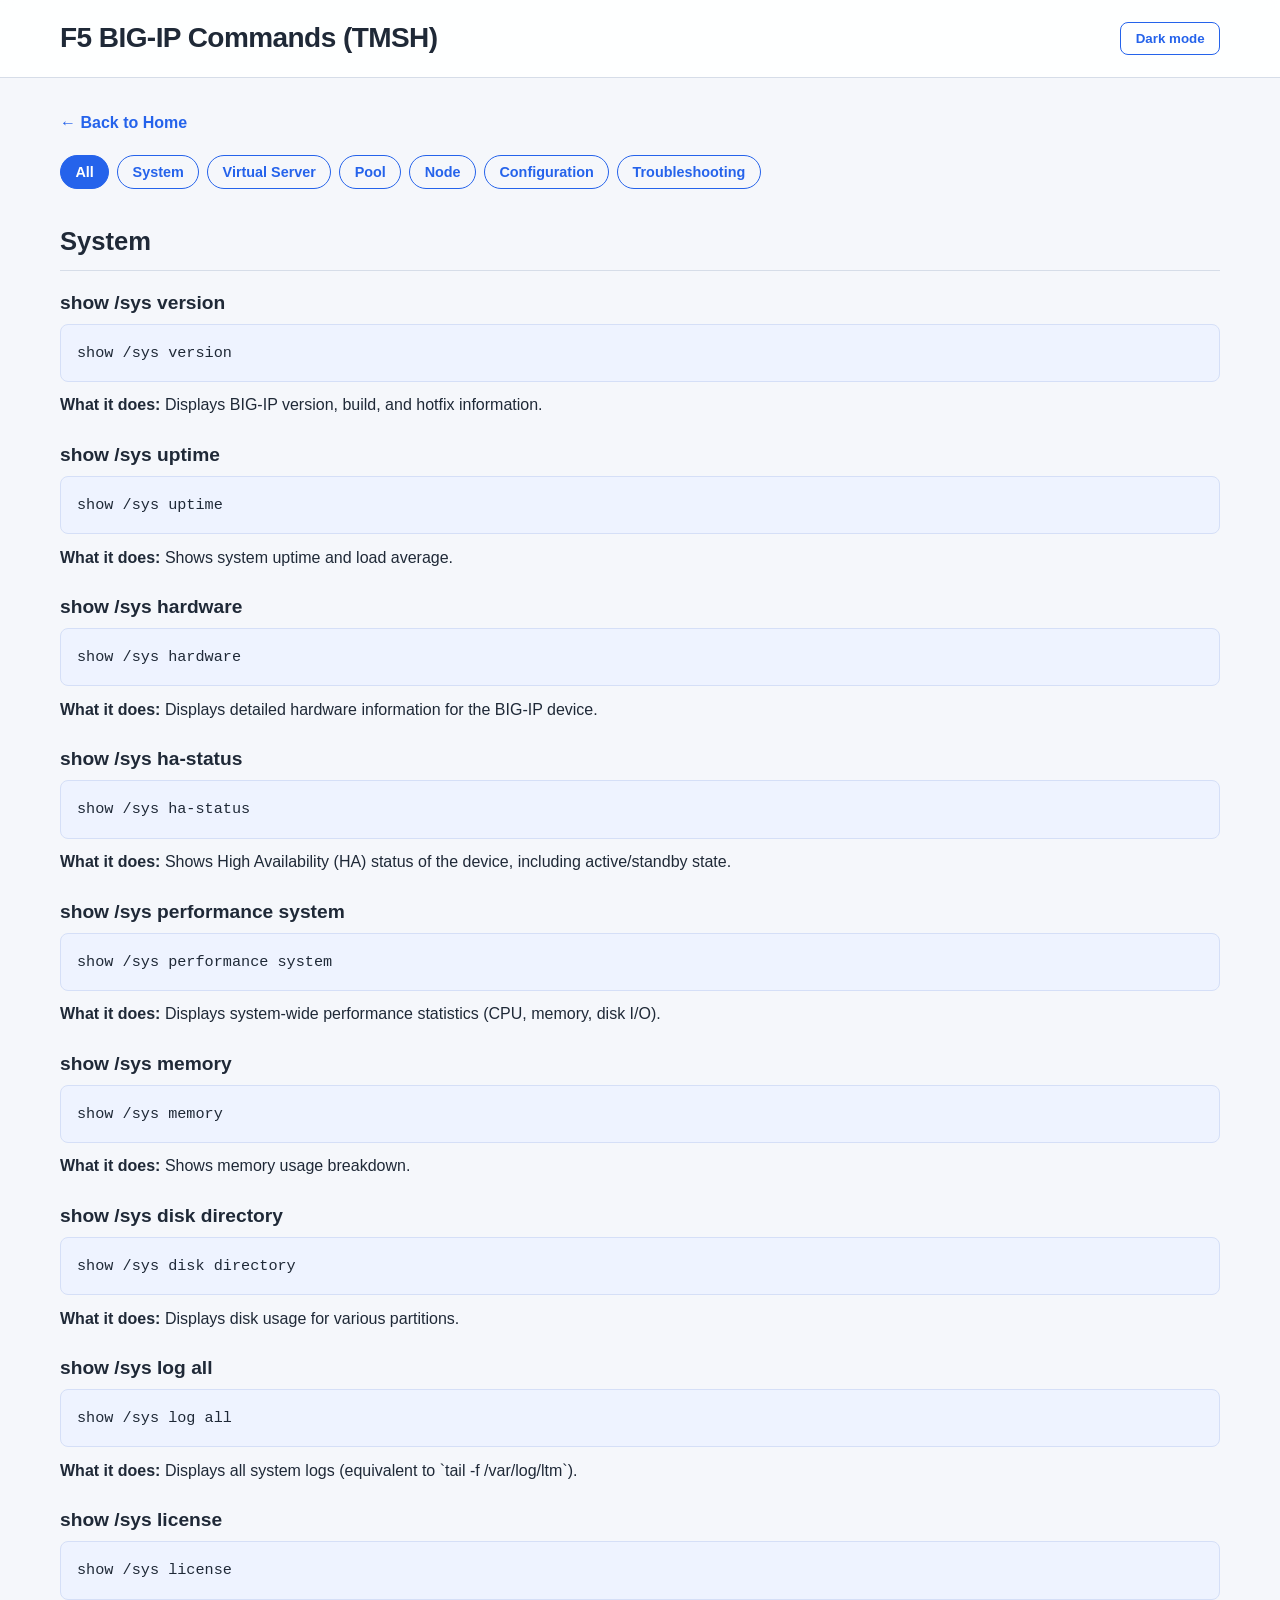
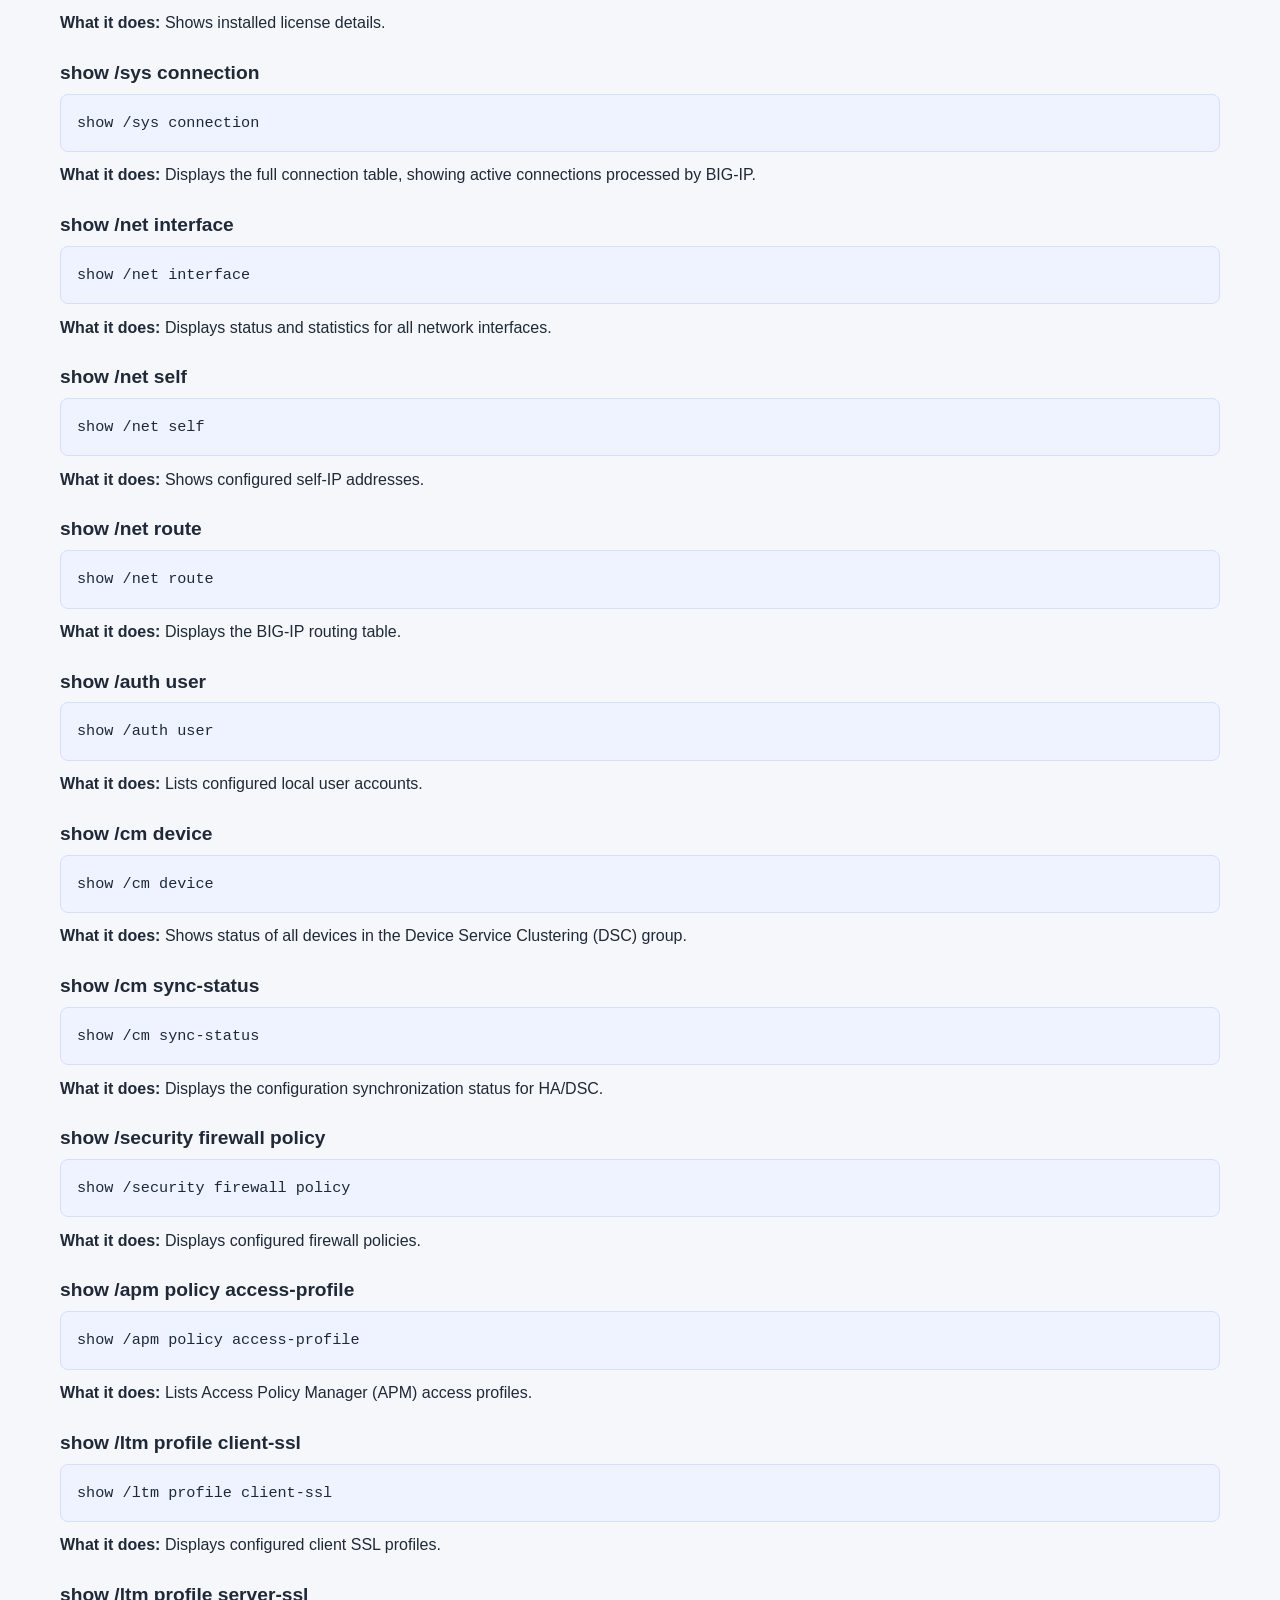
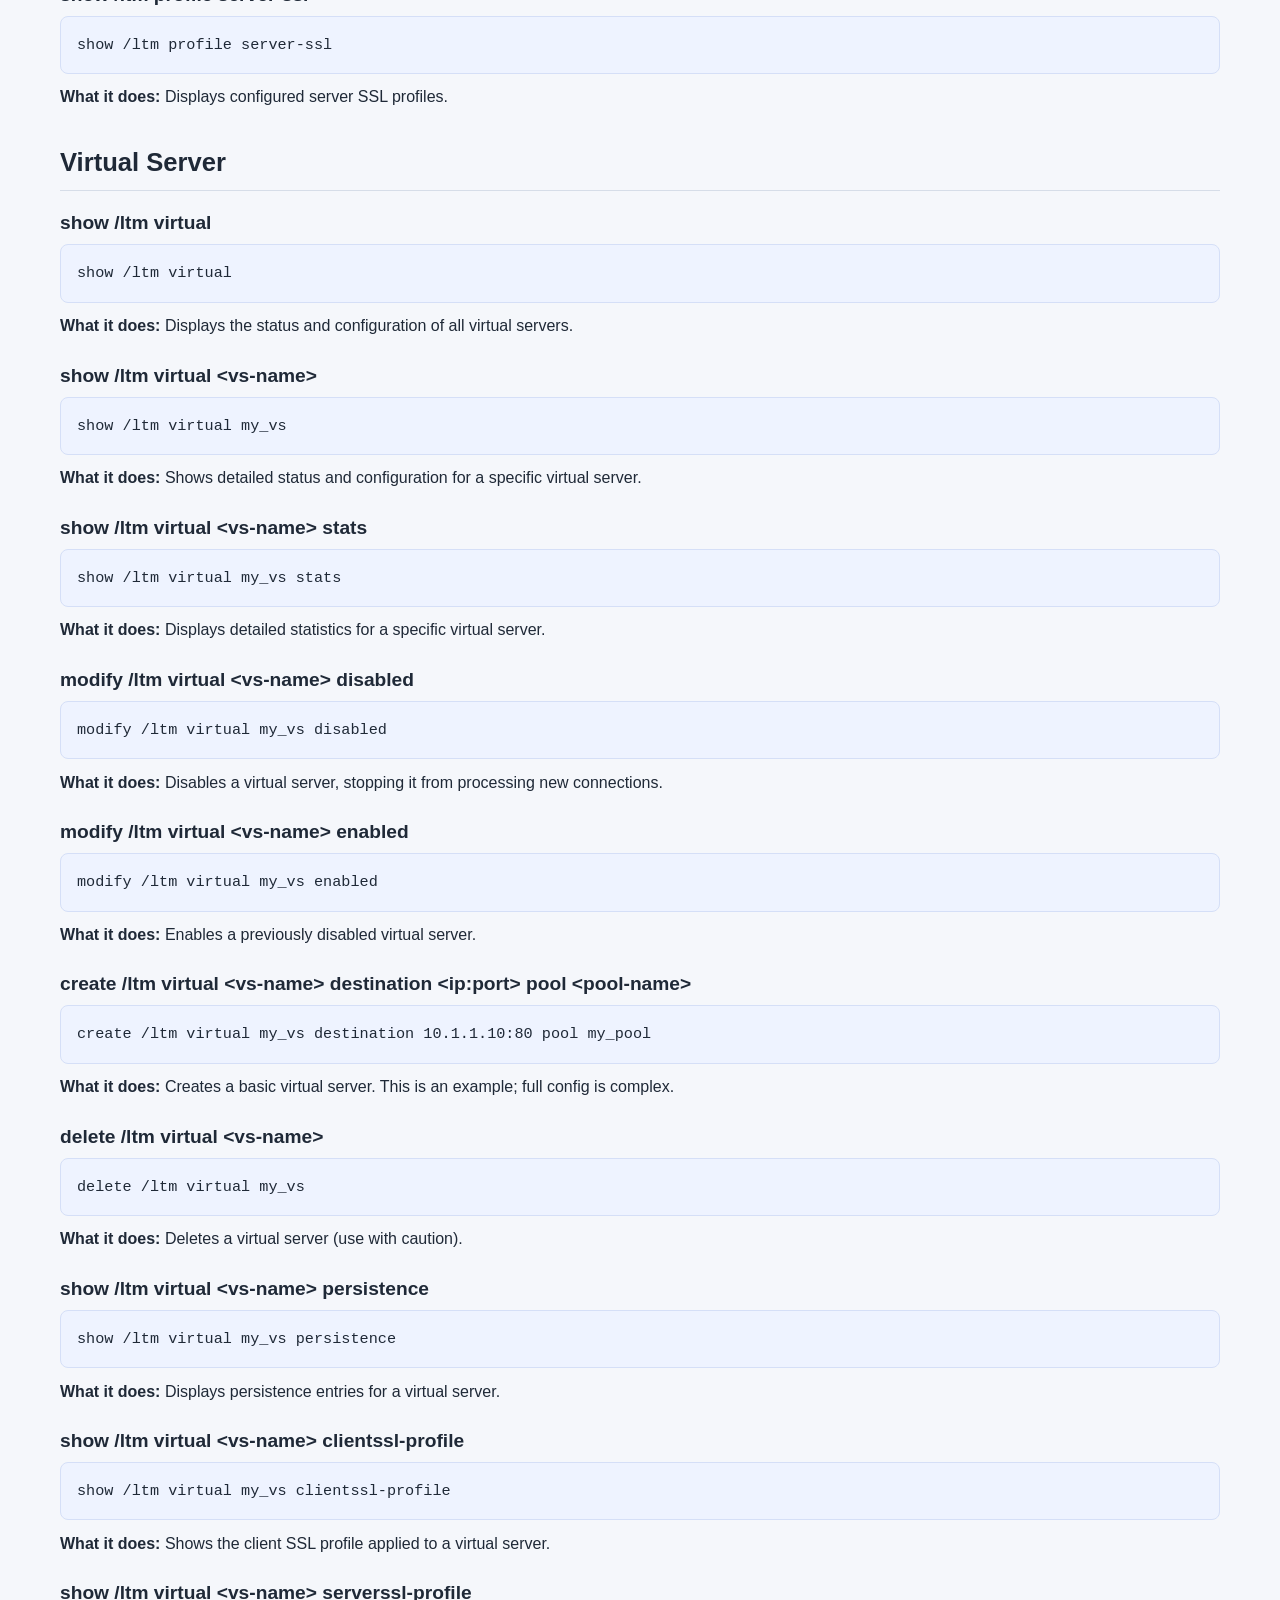
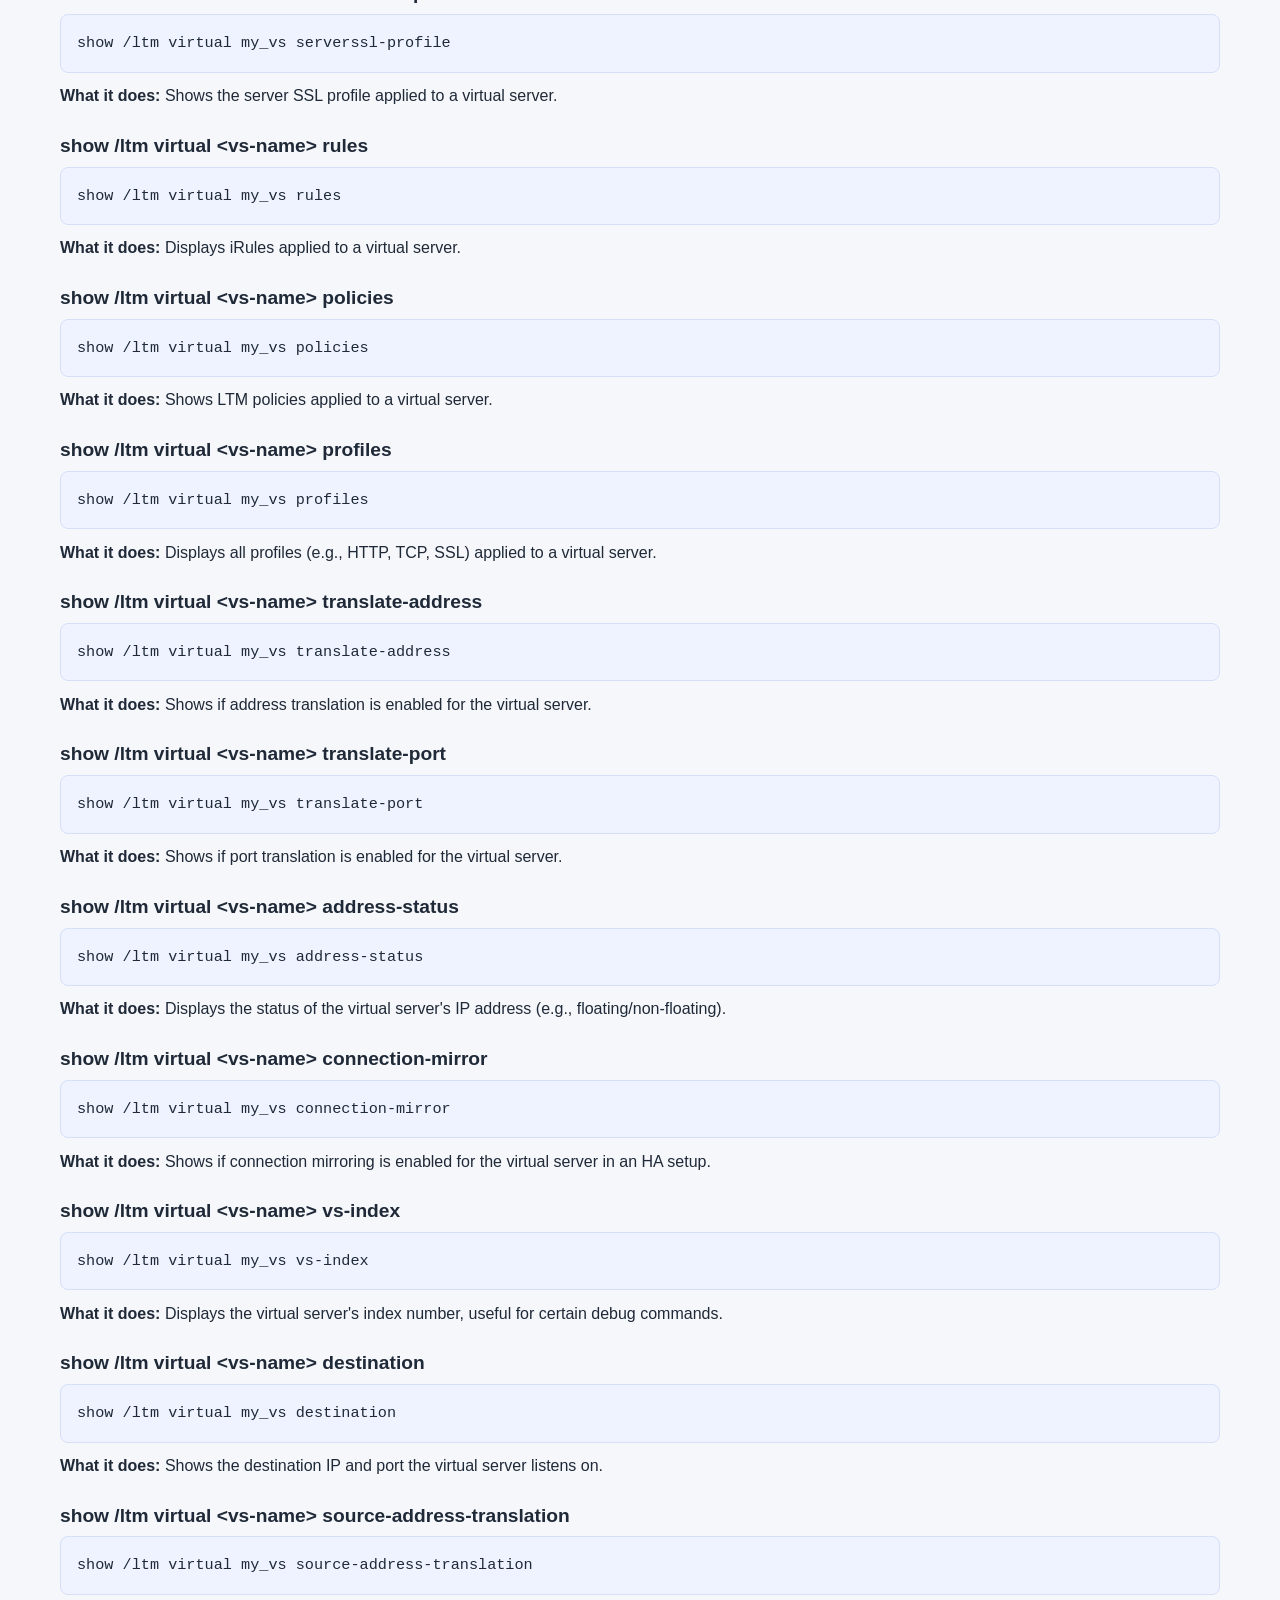
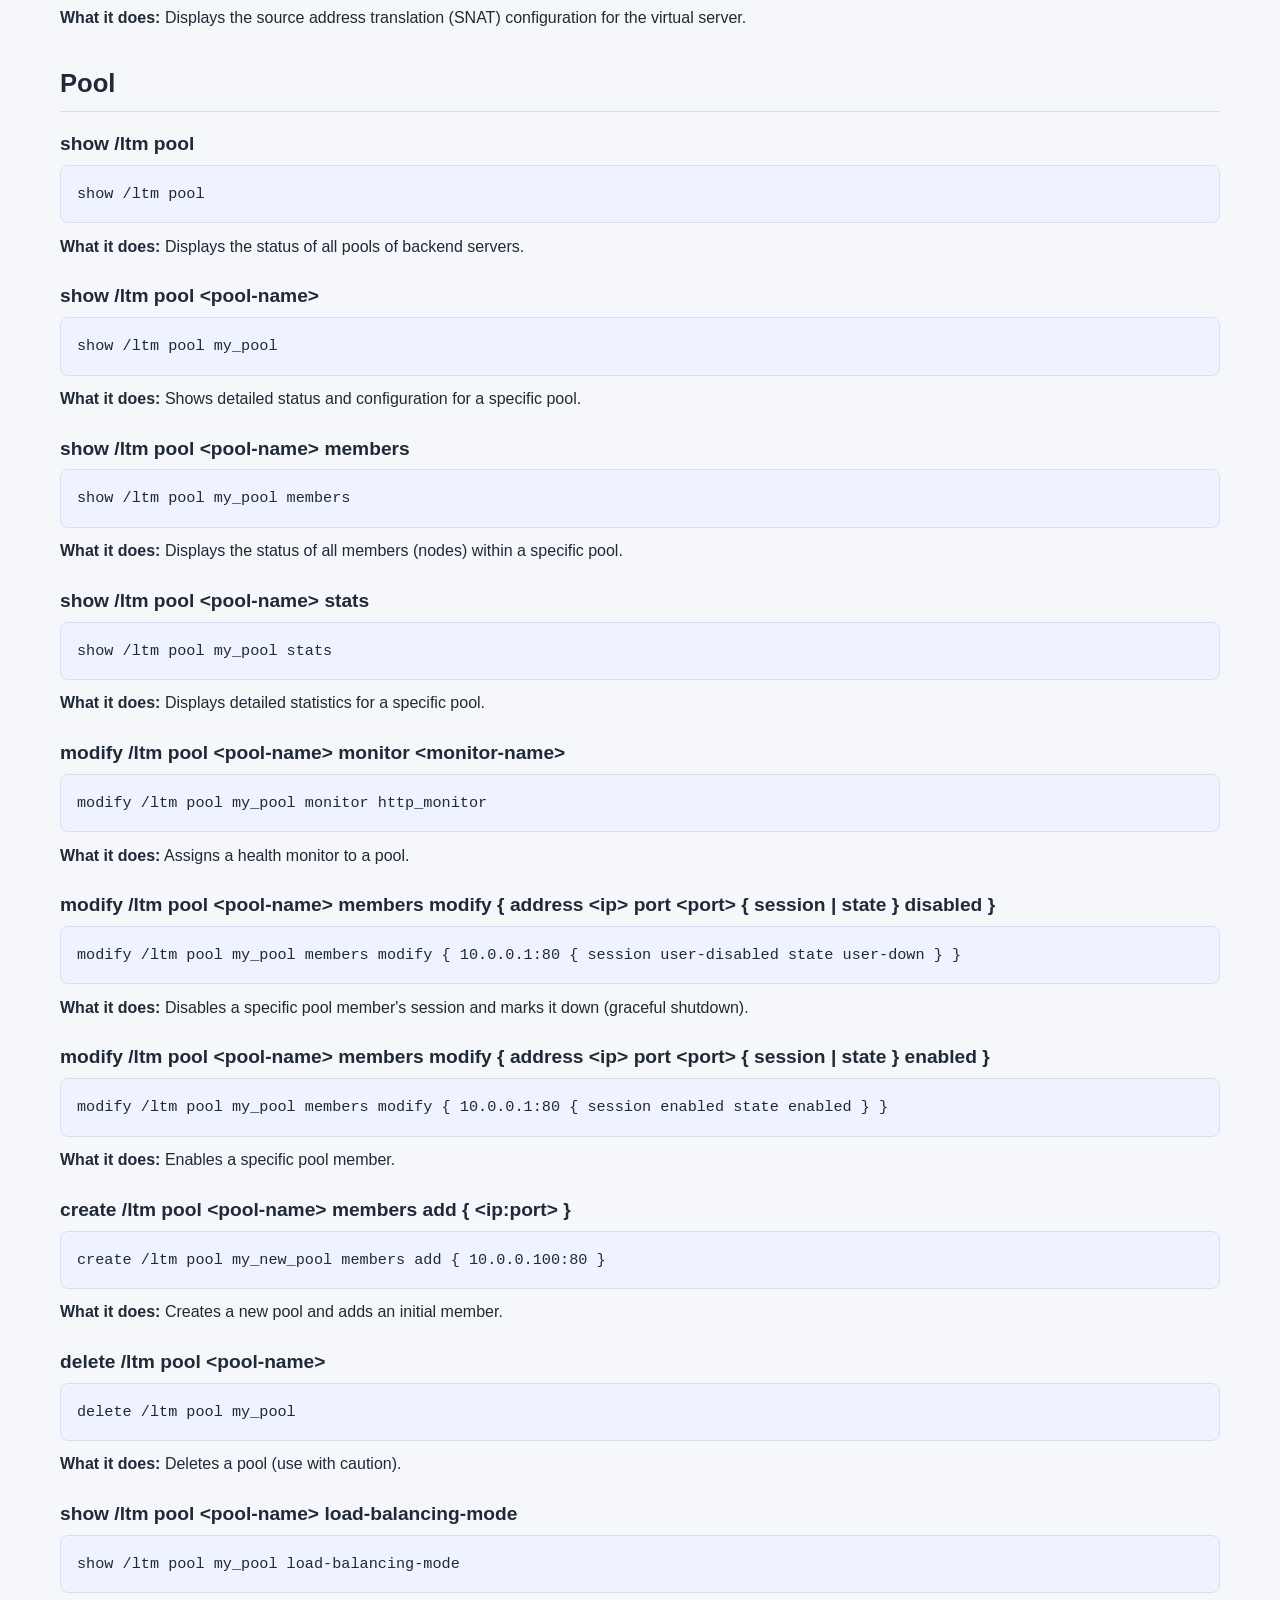
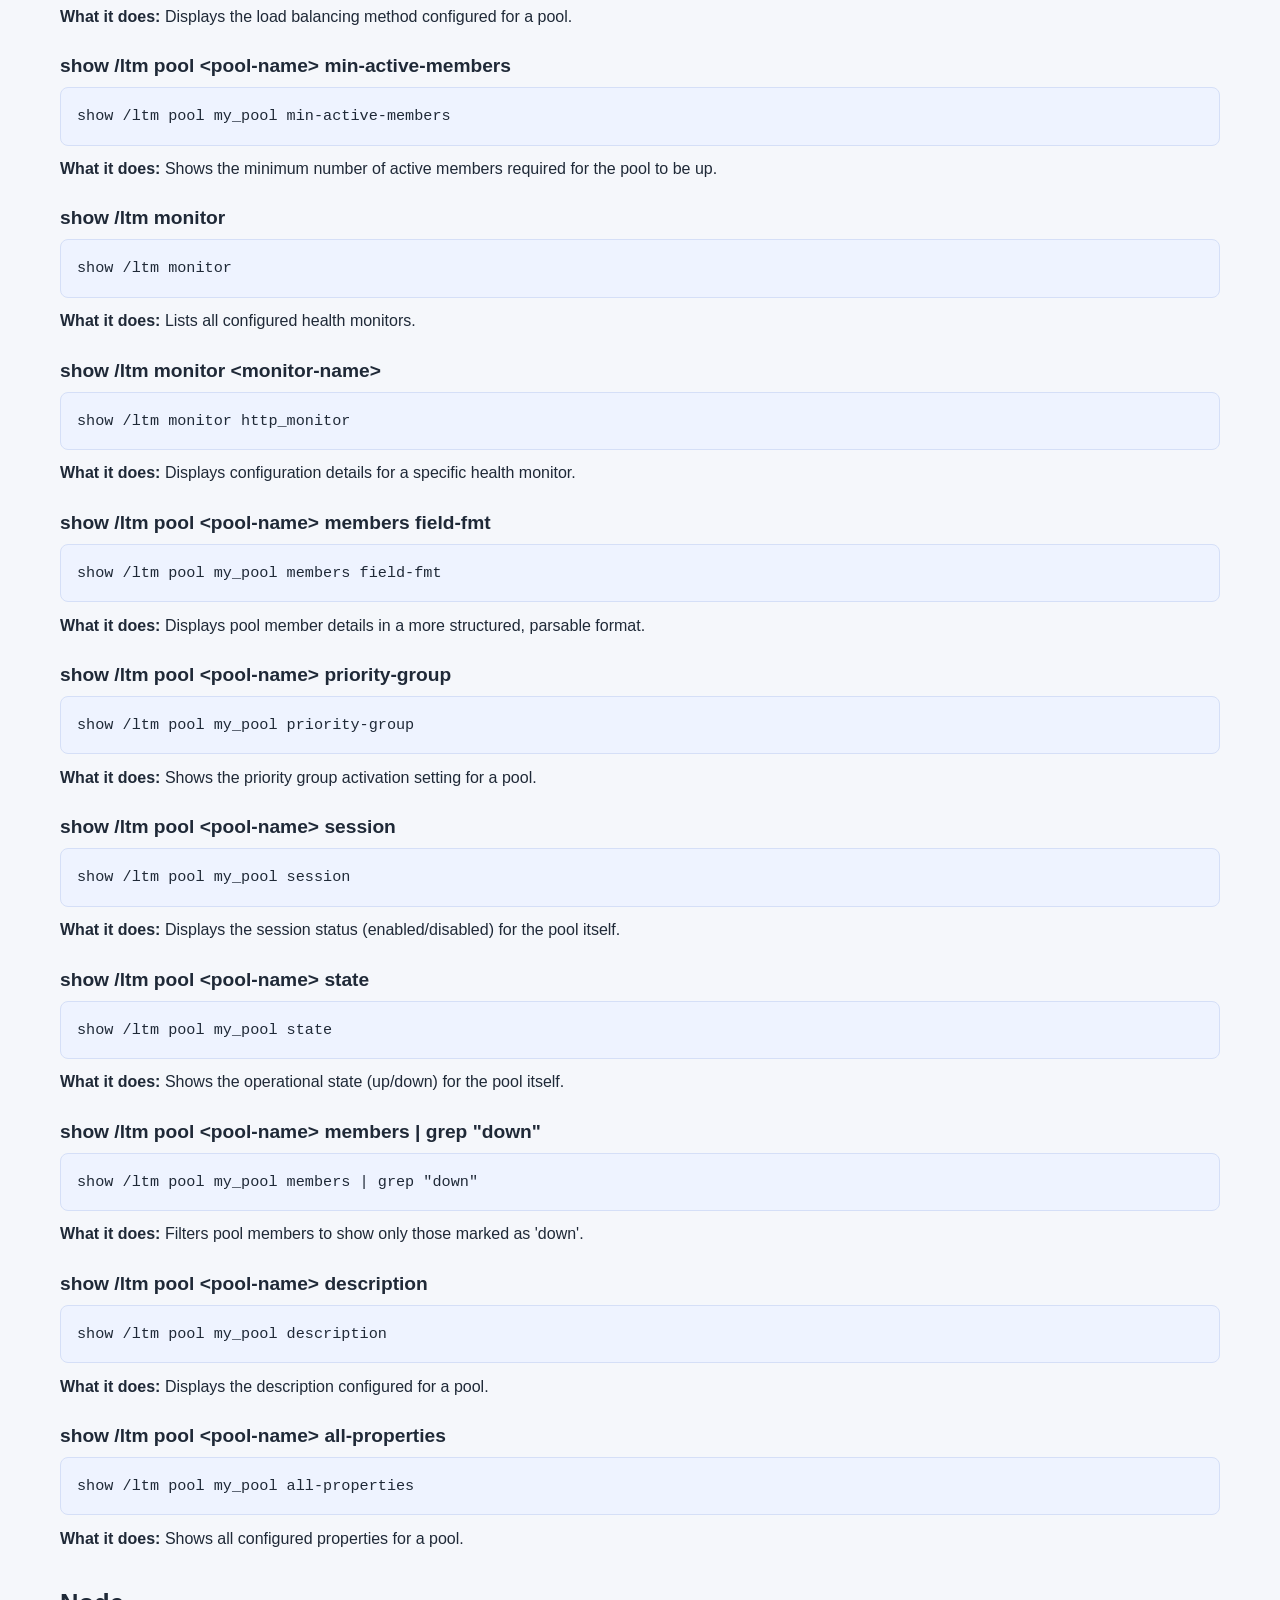
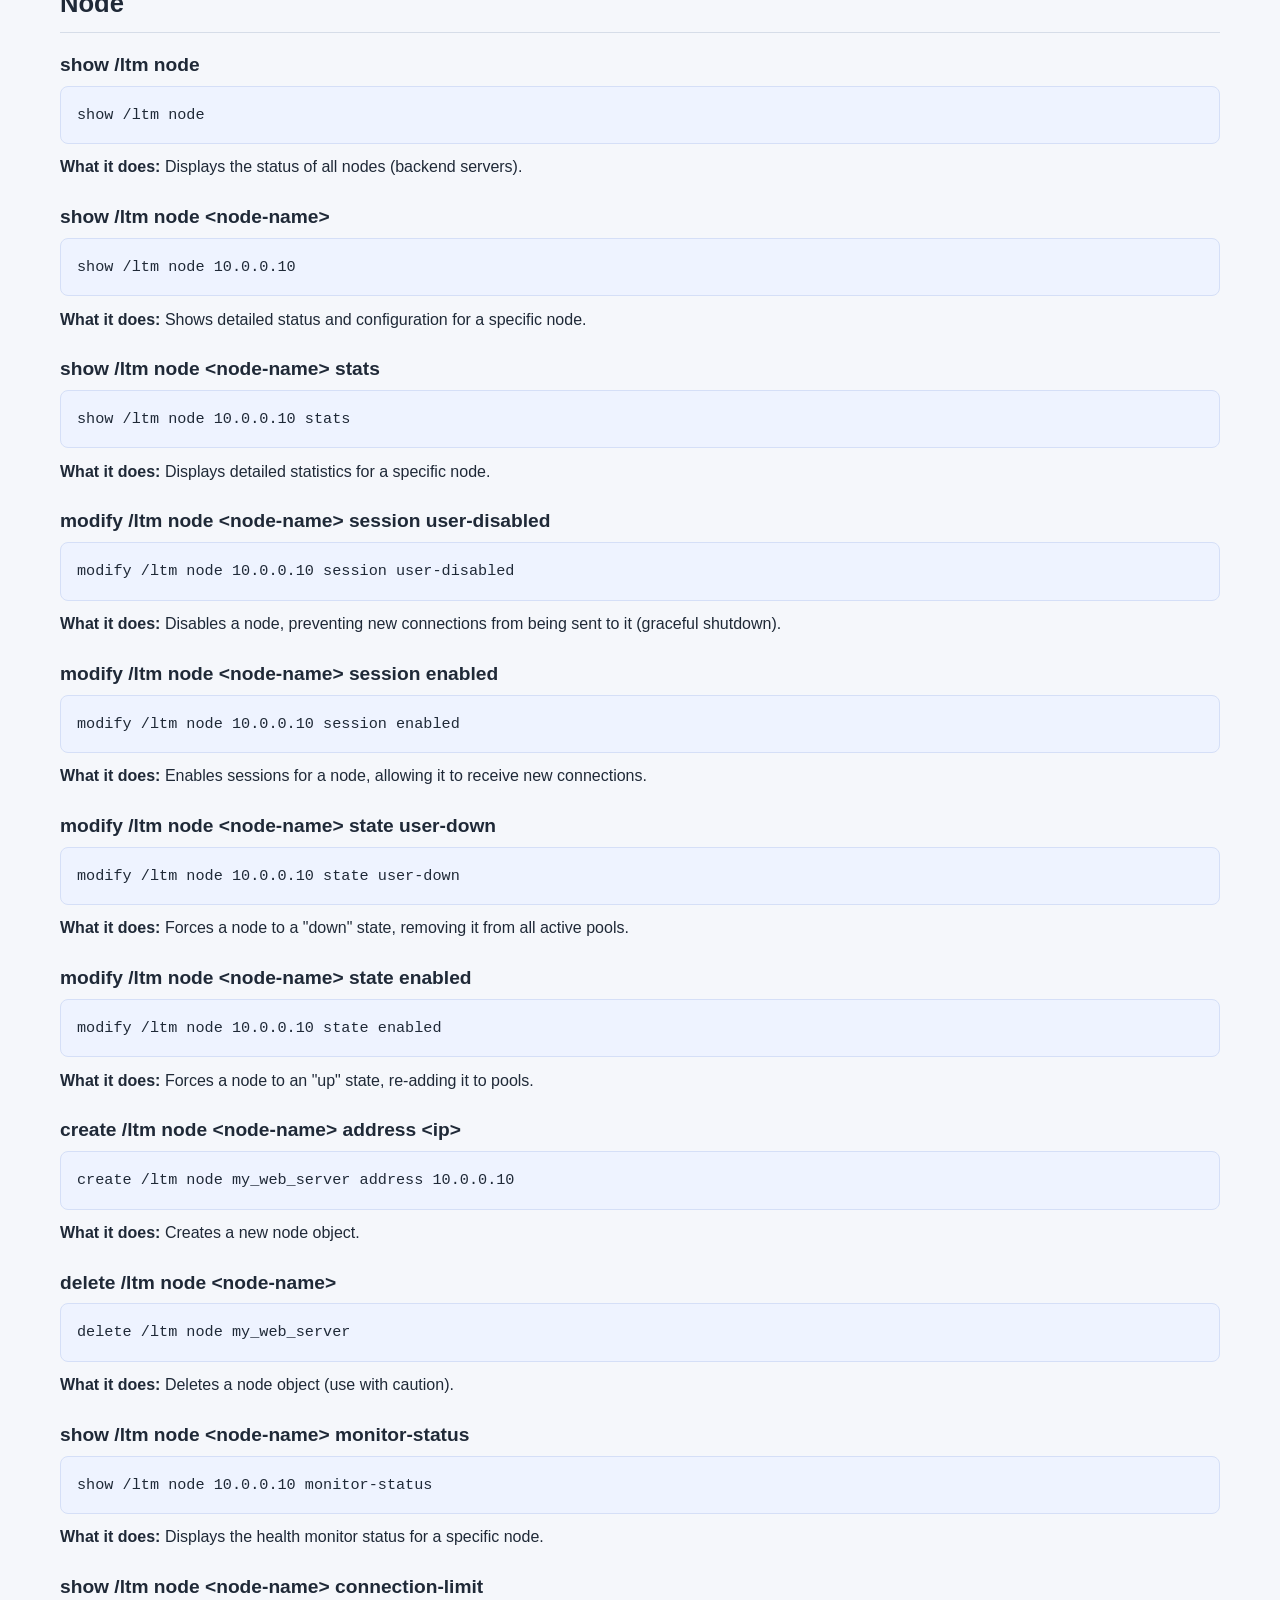
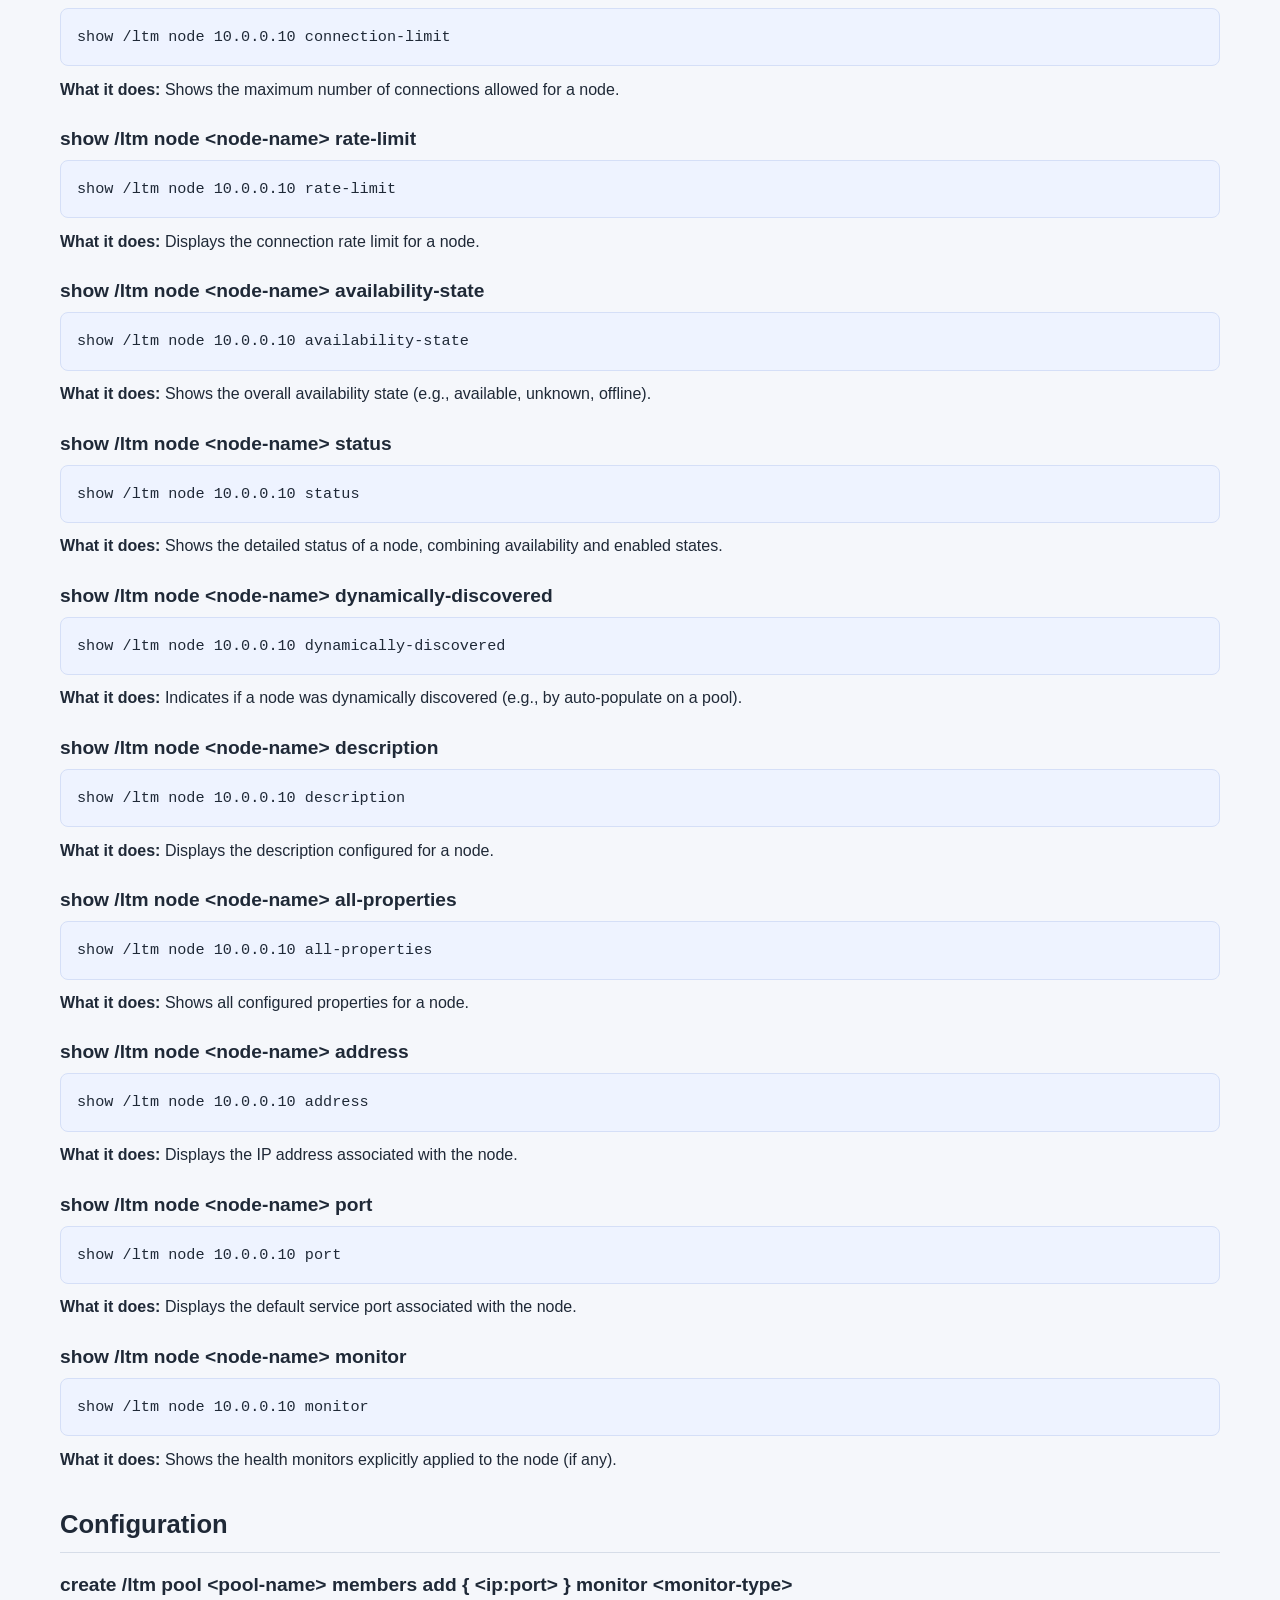
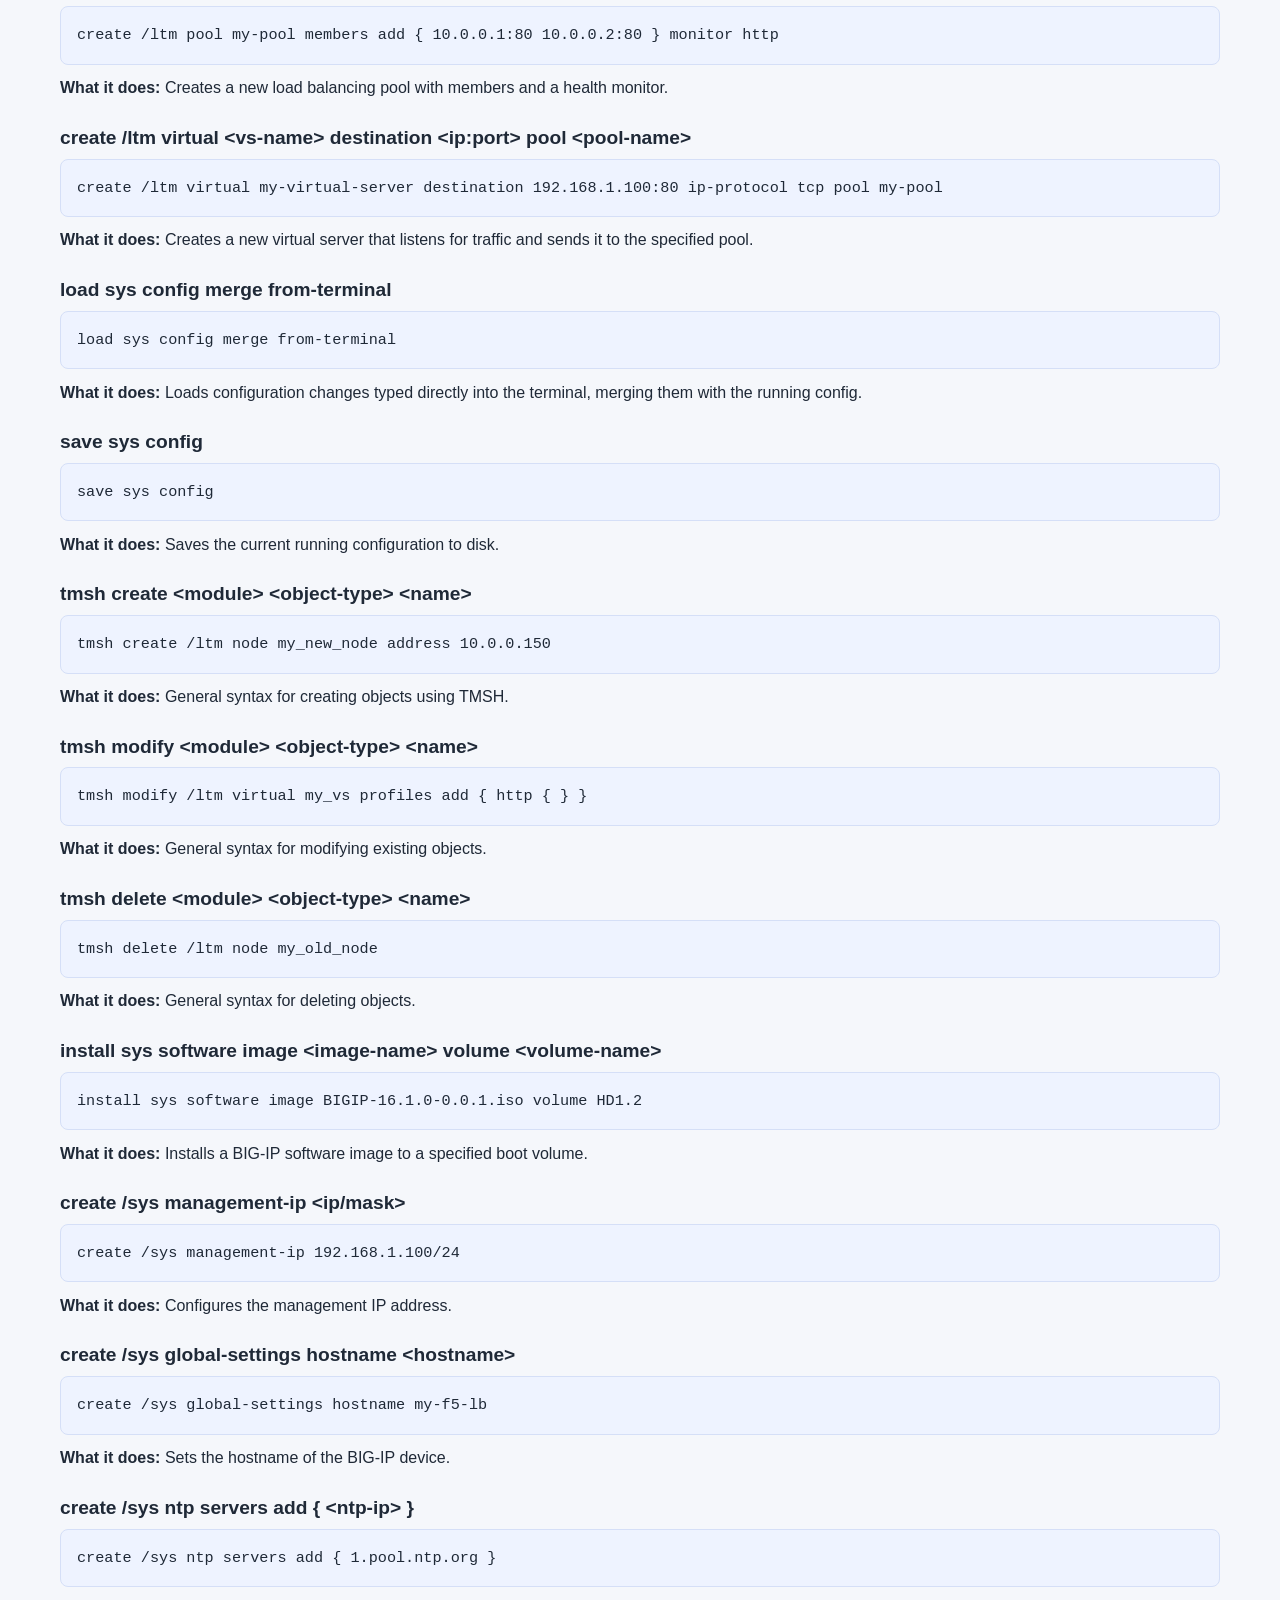
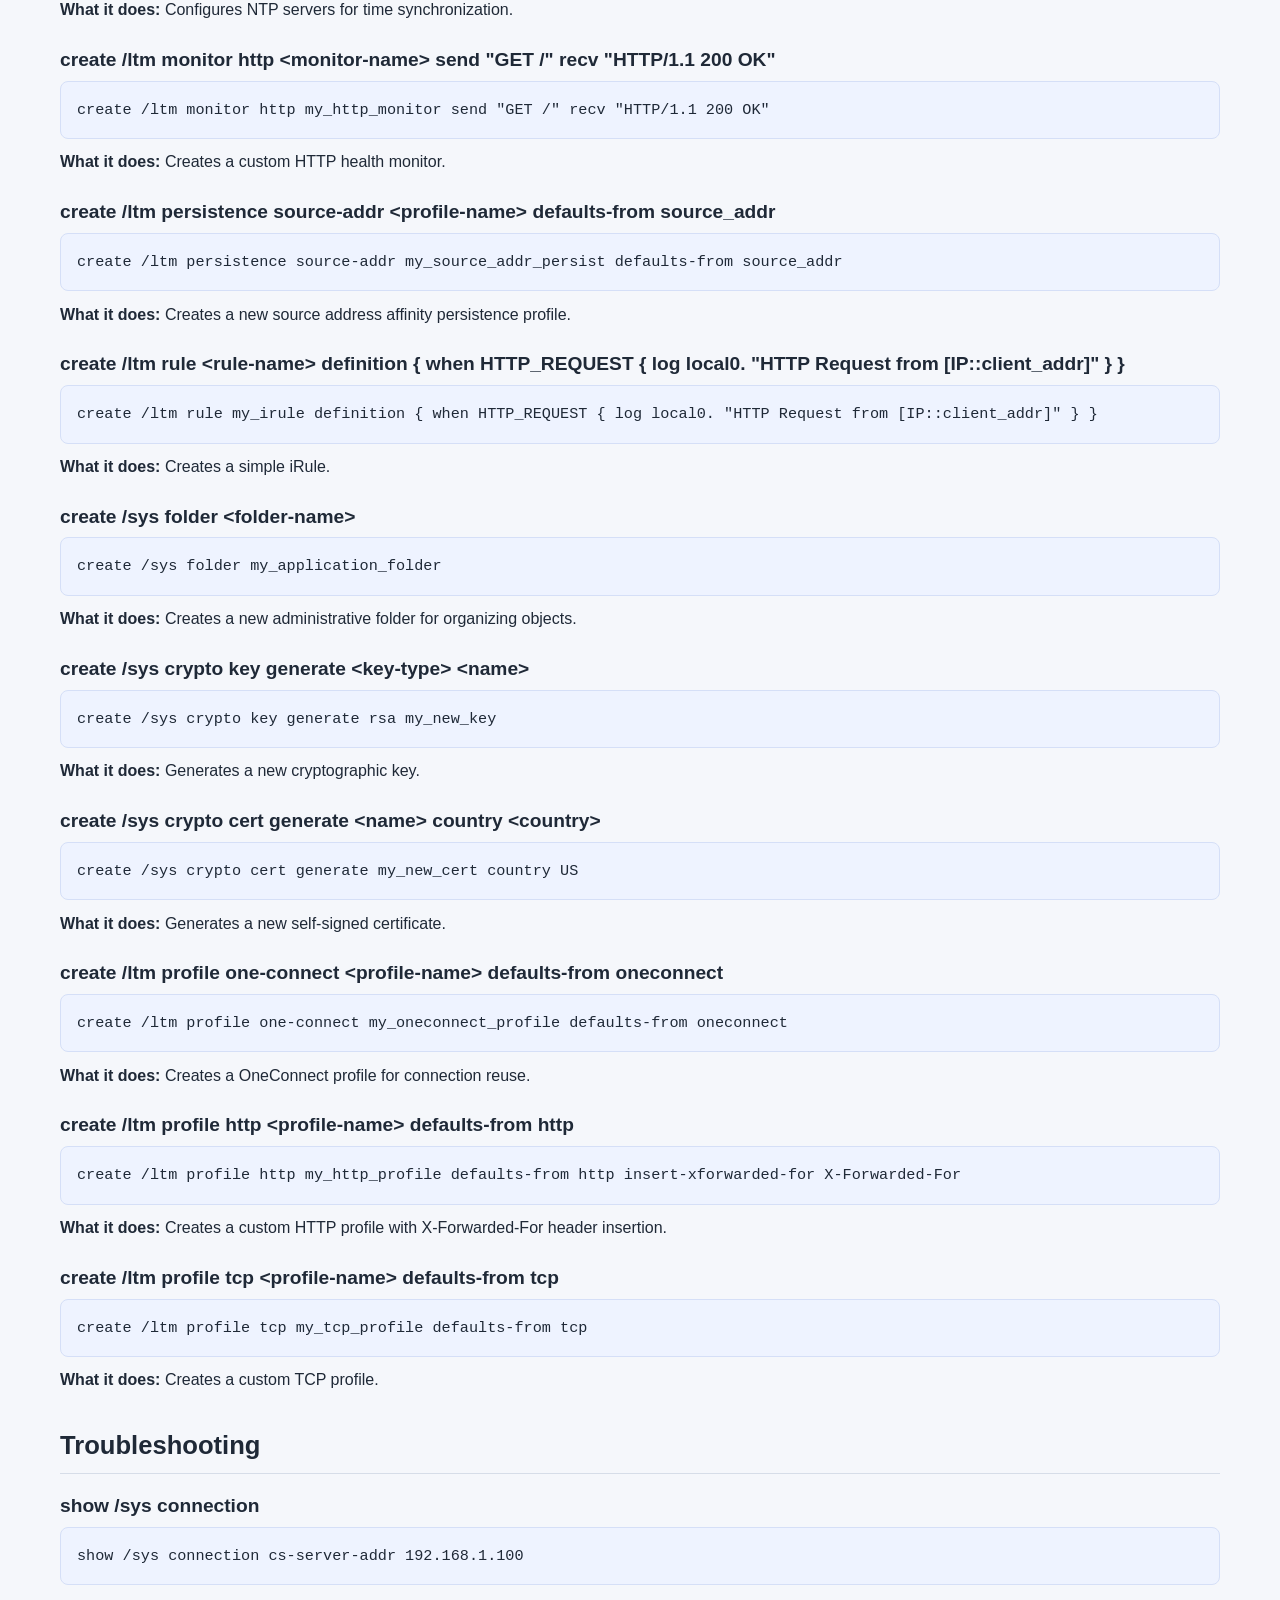
<file: pages/f5.html>
<!DOCTYPE html>
<html lang="en">
<head>
    <meta charset="UTF-8">
    <meta name="viewport" content="width=device-width, initial-scale=1.0">
    <title>F5 Load Balancer - Technical Command Reference</title>
    <link rel="stylesheet" href="../css/style.css">
</head>
<body>
    <header>
        <div class="container">
            <h1>F5 BIG-IP Commands (TMSH)</h1>
            <div class="theme-switcher">
                <button id="theme-toggle">Toggle Dark Mode</button>
            </div>
        </div>
    </header>
    <main>
        <div class="container">
            <div class="page-header">
                <a href="../index.html" class="back-link">&larr; Back to Home</a>
            </div>

            <div class="filter-container">
                <button class="filter-btn active" data-category="all">All</button>
                <button class="filter-btn" data-category="system">System</button>
                <button class="filter-btn" data-category="virtual-server">Virtual Server</button>
                <button class="filter-btn" data-category="pool">Pool</button>
                <button class="filter-btn" data-category="node">Node</button>
                <button class="filter-btn" data-category="config">Configuration</button>
                <button class="filter-btn" data-category="troubleshooting">Troubleshooting</button>
            </div>
            
            <section class="command-category" data-category="system">
                <h2>System</h2>
                <div class="command"><h3>show /sys version</h3><div class="command-container"><pre><code>show /sys version</code></pre></div><p><strong>What it does:</strong> Displays BIG-IP version, build, and hotfix information.</p></div>
                <div class="command"><h3>show /sys uptime</h3><div class="command-container"><pre><code>show /sys uptime</code></pre></div><p><strong>What it does:</strong> Shows system uptime and load average.</p></div>
                <div class="command"><h3>show /sys hardware</h3><div class="command-container"><pre><code>show /sys hardware</code></pre></div><p><strong>What it does:</strong> Displays detailed hardware information for the BIG-IP device.</p></div>
                <div class="command"><h3>show /sys ha-status</h3><div class="command-container"><pre><code>show /sys ha-status</code></pre></div><p><strong>What it does:</strong> Shows High Availability (HA) status of the device, including active/standby state.</p></div>
                <div class="command"><h3>show /sys performance system</h3><div class="command-container"><pre><code>show /sys performance system</code></pre></div><p><strong>What it does:</strong> Displays system-wide performance statistics (CPU, memory, disk I/O).</p></div>
                <div class="command"><h3>show /sys memory</h3><div class="command-container"><pre><code>show /sys memory</code></pre></div><p><strong>What it does:</strong> Shows memory usage breakdown.</p></div>
                <div class="command"><h3>show /sys disk directory</h3><div class="command-container"><pre><code>show /sys disk directory</code></pre></div><p><strong>What it does:</strong> Displays disk usage for various partitions.</p></div>
                <div class="command"><h3>show /sys log all</h3><div class="command-container"><pre><code>show /sys log all</code></pre></div><p><strong>What it does:</strong> Displays all system logs (equivalent to `tail -f /var/log/ltm`).</p></div>
                <div class="command"><h3>show /sys license</h3><div class="command-container"><pre><code>show /sys license</code></pre></div><p><strong>What it does:</strong> Shows installed license details.</p></div>
                <div class="command"><h3>show /sys connection</h3><div class="command-container"><pre><code>show /sys connection</code></pre></div><p><strong>What it does:</strong> Displays the full connection table, showing active connections processed by BIG-IP.</p></div>
                <div class="command"><h3>show /net interface</h3><div class="command-container"><pre><code>show /net interface</code></pre></div><p><strong>What it does:</strong> Displays status and statistics for all network interfaces.</p></div>
                <div class="command"><h3>show /net self</h3><div class="command-container"><pre><code>show /net self</code></pre></div><p><strong>What it does:</strong> Shows configured self-IP addresses.</p></div>
                <div class="command"><h3>show /net route</h3><div class="command-container"><pre><code>show /net route</code></pre></div><p><strong>What it does:</strong> Displays the BIG-IP routing table.</p></div>
                <div class="command"><h3>show /auth user</h3><div class="command-container"><pre><code>show /auth user</code></pre></div><p><strong>What it does:</strong> Lists configured local user accounts.</p></div>
                <div class="command"><h3>show /cm device</h3><div class="command-container"><pre><code>show /cm device</code></pre></div><p><strong>What it does:</strong> Shows status of all devices in the Device Service Clustering (DSC) group.</p></div>
                <div class="command"><h3>show /cm sync-status</h3><div class="command-container"><pre><code>show /cm sync-status</code></pre></div><p><strong>What it does:</strong> Displays the configuration synchronization status for HA/DSC.</p></div>
                <div class="command"><h3>show /security firewall policy</h3><div class="command-container"><pre><code>show /security firewall policy</code></pre></div><p><strong>What it does:</strong> Displays configured firewall policies.</p></div>
                <div class="command"><h3>show /apm policy access-profile</h3><div class="command-container"><pre><code>show /apm policy access-profile</code></pre></div><p><strong>What it does:</strong> Lists Access Policy Manager (APM) access profiles.</p></div>
                <div class="command"><h3>show /ltm profile client-ssl</h3><div class="command-container"><pre><code>show /ltm profile client-ssl</code></pre></div><p><strong>What it does:</strong> Displays configured client SSL profiles.</p></div>
                <div class="command"><h3>show /ltm profile server-ssl</h3><div class="command-container"><pre><code>show /ltm profile server-ssl</code></pre></div><p><strong>What it does:</strong> Displays configured server SSL profiles.</p></div>
            </section>

            <section class="command-category" data-category="virtual-server">
                <h2>Virtual Server</h2>
                <div class="command"><h3>show /ltm virtual</h3><div class="command-container"><pre><code>show /ltm virtual</code></pre></div><p><strong>What it does:</strong> Displays the status and configuration of all virtual servers.</p></div>
                <div class="command"><h3>show /ltm virtual &lt;vs-name&gt;</h3><div class="command-container"><pre><code>show /ltm virtual my_vs</code></pre></div><p><strong>What it does:</strong> Shows detailed status and configuration for a specific virtual server.</p></div>
                <div class="command"><h3>show /ltm virtual &lt;vs-name&gt; stats</h3><div class="command-container"><pre><code>show /ltm virtual my_vs stats</code></pre></div><p><strong>What it does:</strong> Displays detailed statistics for a specific virtual server.</p></div>
                <div class="command"><h3>modify /ltm virtual &lt;vs-name&gt; disabled</h3><div class="command-container"><pre><code>modify /ltm virtual my_vs disabled</code></pre></div><p><strong>What it does:</strong> Disables a virtual server, stopping it from processing new connections.</p></div>
                <div class="command"><h3>modify /ltm virtual &lt;vs-name&gt; enabled</h3><div class="command-container"><pre><code>modify /ltm virtual my_vs enabled</code></pre></div><p><strong>What it does:</strong> Enables a previously disabled virtual server.</p></div>
                <div class="command"><h3>create /ltm virtual &lt;vs-name&gt; destination &lt;ip:port&gt; pool &lt;pool-name&gt;</h3><div class="command-container"><pre><code>create /ltm virtual my_vs destination 10.1.1.10:80 pool my_pool</code></pre></div><p><strong>What it does:</strong> Creates a basic virtual server. This is an example; full config is complex.</p></div>
                <div class="command"><h3>delete /ltm virtual &lt;vs-name&gt;</h3><div class="command-container"><pre><code>delete /ltm virtual my_vs</code></pre></div><p><strong>What it does:</strong> Deletes a virtual server (use with caution).</p></div>
                <div class="command"><h3>show /ltm virtual &lt;vs-name&gt; persistence</h3><div class="command-container"><pre><code>show /ltm virtual my_vs persistence</code></pre></div><p><strong>What it does:</strong> Displays persistence entries for a virtual server.</p></div>
                <div class="command"><h3>show /ltm virtual &lt;vs-name&gt; clientssl-profile</h3><div class="command-container"><pre><code>show /ltm virtual my_vs clientssl-profile</code></pre></div><p><strong>What it does:</strong> Shows the client SSL profile applied to a virtual server.</p></div>
                <div class="command"><h3>show /ltm virtual &lt;vs-name&gt; serverssl-profile</h3><div class="command-container"><pre><code>show /ltm virtual my_vs serverssl-profile</code></pre></div><p><strong>What it does:</strong> Shows the server SSL profile applied to a virtual server.</p></div>
                <div class="command"><h3>show /ltm virtual &lt;vs-name&gt; rules</h3><div class="command-container"><pre><code>show /ltm virtual my_vs rules</code></pre></div><p><strong>What it does:</strong> Displays iRules applied to a virtual server.</p></div>
                <div class="command"><h3>show /ltm virtual &lt;vs-name&gt; policies</h3><div class="command-container"><pre><code>show /ltm virtual my_vs policies</code></pre></div><p><strong>What it does:</strong> Shows LTM policies applied to a virtual server.</p></div>
                <div class="command"><h3>show /ltm virtual &lt;vs-name&gt; profiles</h3><div class="command-container"><pre><code>show /ltm virtual my_vs profiles</code></pre></div><p><strong>What it does:</strong> Displays all profiles (e.g., HTTP, TCP, SSL) applied to a virtual server.</p></div>
                <div class="command"><h3>show /ltm virtual &lt;vs-name&gt; translate-address</h3><div class="command-container"><pre><code>show /ltm virtual my_vs translate-address</code></pre></div><p><strong>What it does:</strong> Shows if address translation is enabled for the virtual server.</p></div>
                <div class="command"><h3>show /ltm virtual &lt;vs-name&gt; translate-port</h3><div class="command-container"><pre><code>show /ltm virtual my_vs translate-port</code></pre></div><p><strong>What it does:</strong> Shows if port translation is enabled for the virtual server.</p></div>
                <div class="command"><h3>show /ltm virtual &lt;vs-name&gt; address-status</h3><div class="command-container"><pre><code>show /ltm virtual my_vs address-status</code></pre></div><p><strong>What it does:</strong> Displays the status of the virtual server's IP address (e.g., floating/non-floating).</p></div>
                <div class="command"><h3>show /ltm virtual &lt;vs-name&gt; connection-mirror</h3><div class="command-container"><pre><code>show /ltm virtual my_vs connection-mirror</code></pre></div><p><strong>What it does:</strong> Shows if connection mirroring is enabled for the virtual server in an HA setup.</p></div>
                <div class="command"><h3>show /ltm virtual &lt;vs-name&gt; vs-index</h3><div class="command-container"><pre><code>show /ltm virtual my_vs vs-index</code></pre></div><p><strong>What it does:</strong> Displays the virtual server's index number, useful for certain debug commands.</p></div>
                <div class="command"><h3>show /ltm virtual &lt;vs-name&gt; destination</h3><div class="command-container"><pre><code>show /ltm virtual my_vs destination</code></pre></div><p><strong>What it does:</strong> Shows the destination IP and port the virtual server listens on.</p></div>
                <div class="command"><h3>show /ltm virtual &lt;vs-name&gt; source-address-translation</h3><div class="command-container"><pre><code>show /ltm virtual my_vs source-address-translation</code></pre></div><p><strong>What it does:</strong> Displays the source address translation (SNAT) configuration for the virtual server.</p></div>
            </section>

            <section class="command-category" data-category="pool">
                <h2>Pool</h2>
                <div class="command"><h3>show /ltm pool</h3><div class="command-container"><pre><code>show /ltm pool</code></pre></div><p><strong>What it does:</strong> Displays the status of all pools of backend servers.</p></div>
                <div class="command"><h3>show /ltm pool &lt;pool-name&gt;</h3><div class="command-container"><pre><code>show /ltm pool my_pool</code></pre></div><p><strong>What it does:</strong> Shows detailed status and configuration for a specific pool.</p></div>
                <div class="command"><h3>show /ltm pool &lt;pool-name&gt; members</h3><div class="command-container"><pre><code>show /ltm pool my_pool members</code></pre></div><p><strong>What it does:</strong> Displays the status of all members (nodes) within a specific pool.</p></div>
                <div class="command"><h3>show /ltm pool &lt;pool-name&gt; stats</h3><div class="command-container"><pre><code>show /ltm pool my_pool stats</code></pre></div><p><strong>What it does:</strong> Displays detailed statistics for a specific pool.</p></div>
                <div class="command"><h3>modify /ltm pool &lt;pool-name&gt; monitor &lt;monitor-name&gt;</h3><div class="command-container"><pre><code>modify /ltm pool my_pool monitor http_monitor</code></pre></div><p><strong>What it does:</strong> Assigns a health monitor to a pool.</p></div>
                <div class="command"><h3>modify /ltm pool &lt;pool-name&gt; members modify { address &lt;ip&gt; port &lt;port&gt; { session | state } disabled }</h3><div class="command-container"><pre><code>modify /ltm pool my_pool members modify { 10.0.0.1:80 { session user-disabled state user-down } }</code></pre></div><p><strong>What it does:</strong> Disables a specific pool member's session and marks it down (graceful shutdown).</p></div>
                <div class="command"><h3>modify /ltm pool &lt;pool-name&gt; members modify { address &lt;ip&gt; port &lt;port&gt; { session | state } enabled }</h3><div class="command-container"><pre><code>modify /ltm pool my_pool members modify { 10.0.0.1:80 { session enabled state enabled } }</code></pre></div><p><strong>What it does:</strong> Enables a specific pool member.</p></div>
                <div class="command"><h3>create /ltm pool &lt;pool-name&gt; members add { &lt;ip:port&gt; }</h3><div class="command-container"><pre><code>create /ltm pool my_new_pool members add { 10.0.0.100:80 }</code></pre></div><p><strong>What it does:</strong> Creates a new pool and adds an initial member.</p></div>
                <div class="command"><h3>delete /ltm pool &lt;pool-name&gt;</h3><div class="command-container"><pre><code>delete /ltm pool my_pool</code></pre></div><p><strong>What it does:</strong> Deletes a pool (use with caution).</p></div>
                <div class="command"><h3>show /ltm pool &lt;pool-name&gt; load-balancing-mode</h3><div class="command-container"><pre><code>show /ltm pool my_pool load-balancing-mode</code></pre></div><p><strong>What it does:</strong> Displays the load balancing method configured for a pool.</p></div>
                <div class="command"><h3>show /ltm pool &lt;pool-name&gt; min-active-members</h3><div class="command-container"><pre><code>show /ltm pool my_pool min-active-members</code></pre></div><p><strong>What it does:</strong> Shows the minimum number of active members required for the pool to be up.</p></div>
                <div class="command"><h3>show /ltm monitor</h3><div class="command-container"><pre><code>show /ltm monitor</code></pre></div><p><strong>What it does:</strong> Lists all configured health monitors.</p></div>
                <div class="command"><h3>show /ltm monitor &lt;monitor-name&gt;</h3><div class="command-container"><pre><code>show /ltm monitor http_monitor</code></pre></div><p><strong>What it does:</strong> Displays configuration details for a specific health monitor.</p></div>
                <div class="command"><h3>show /ltm pool &lt;pool-name&gt; members field-fmt</h3><div class="command-container"><pre><code>show /ltm pool my_pool members field-fmt</code></pre></div><p><strong>What it does:</strong> Displays pool member details in a more structured, parsable format.</p></div>
                <div class="command"><h3>show /ltm pool &lt;pool-name&gt; priority-group</h3><div class="command-container"><pre><code>show /ltm pool my_pool priority-group</code></pre></div><p><strong>What it does:</strong> Shows the priority group activation setting for a pool.</p></div>
                <div class="command"><h3>show /ltm pool &lt;pool-name&gt; session</h3><div class="command-container"><pre><code>show /ltm pool my_pool session</code></pre></div><p><strong>What it does:</strong> Displays the session status (enabled/disabled) for the pool itself.</p></div>
                <div class="command"><h3>show /ltm pool &lt;pool-name&gt; state</h3><div class="command-container"><pre><code>show /ltm pool my_pool state</code></pre></div><p><strong>What it does:</strong> Shows the operational state (up/down) for the pool itself.</p></div>
                <div class="command"><h3>show /ltm pool &lt;pool-name&gt; members | grep "down"</h3><div class="command-container"><pre><code>show /ltm pool my_pool members | grep "down"</code></pre></div><p><strong>What it does:</strong> Filters pool members to show only those marked as 'down'.</p></div>
                <div class="command"><h3>show /ltm pool &lt;pool-name&gt; description</h3><div class="command-container"><pre><code>show /ltm pool my_pool description</code></pre></div><p><strong>What it does:</strong> Displays the description configured for a pool.</p></div>
                <div class="command"><h3>show /ltm pool &lt;pool-name&gt; all-properties</h3><div class="command-container"><pre><code>show /ltm pool my_pool all-properties</code></pre></div><p><strong>What it does:</strong> Shows all configured properties for a pool.</p></div>
            </section>

            <section class="command-category" data-category="node">
                <h2>Node</h2>
                <div class="command"><h3>show /ltm node</h3><div class="command-container"><pre><code>show /ltm node</code></pre></div><p><strong>What it does:</strong> Displays the status of all nodes (backend servers).</p></div>
                <div class="command"><h3>show /ltm node &lt;node-name&gt;</h3><div class="command-container"><pre><code>show /ltm node 10.0.0.10</code></pre></div><p><strong>What it does:</strong> Shows detailed status and configuration for a specific node.</p></div>
                <div class="command"><h3>show /ltm node &lt;node-name&gt; stats</h3><div class="command-container"><pre><code>show /ltm node 10.0.0.10 stats</code></pre></div><p><strong>What it does:</strong> Displays detailed statistics for a specific node.</p></div>
                <div class="command"><h3>modify /ltm node &lt;node-name&gt; session user-disabled</h3><div class="command-container"><pre><code>modify /ltm node 10.0.0.10 session user-disabled</code></pre></div><p><strong>What it does:</strong> Disables a node, preventing new connections from being sent to it (graceful shutdown).</p></div>
                <div class="command"><h3>modify /ltm node &lt;node-name&gt; session enabled</h3><div class="command-container"><pre><code>modify /ltm node 10.0.0.10 session enabled</code></pre></div><p><strong>What it does:</strong> Enables sessions for a node, allowing it to receive new connections.</p></div>
                <div class="command"><h3>modify /ltm node &lt;node-name&gt; state user-down</h3><div class="command-container"><pre><code>modify /ltm node 10.0.0.10 state user-down</code></pre></div><p><strong>What it does:</strong> Forces a node to a "down" state, removing it from all active pools.</p></div>
                <div class="command"><h3>modify /ltm node &lt;node-name&gt; state enabled</h3><div class="command-container"><pre><code>modify /ltm node 10.0.0.10 state enabled</code></pre></div><p><strong>What it does:</strong> Forces a node to an "up" state, re-adding it to pools.</p></div>
                <div class="command"><h3>create /ltm node &lt;node-name&gt; address &lt;ip&gt;</h3><div class="command-container"><pre><code>create /ltm node my_web_server address 10.0.0.10</code></pre></div><p><strong>What it does:</strong> Creates a new node object.</p></div>
                <div class="command"><h3>delete /ltm node &lt;node-name&gt;</h3><div class="command-container"><pre><code>delete /ltm node my_web_server</code></pre></div><p><strong>What it does:</strong> Deletes a node object (use with caution).</p></div>
                <div class="command"><h3>show /ltm node &lt;node-name&gt; monitor-status</h3><div class="command-container"><pre><code>show /ltm node 10.0.0.10 monitor-status</code></pre></div><p><strong>What it does:</strong> Displays the health monitor status for a specific node.</p></div>
                <div class="command"><h3>show /ltm node &lt;node-name&gt; connection-limit</h3><div class="command-container"><pre><code>show /ltm node 10.0.0.10 connection-limit</code></pre></div><p><strong>What it does:</strong> Shows the maximum number of connections allowed for a node.</p></div>
                <div class="command"><h3>show /ltm node &lt;node-name&gt; rate-limit</h3><div class="command-container"><pre><code>show /ltm node 10.0.0.10 rate-limit</code></pre></div><p><strong>What it does:</strong> Displays the connection rate limit for a node.</p></div>
                <div class="command"><h3>show /ltm node &lt;node-name&gt; availability-state</h3><div class="command-container"><pre><code>show /ltm node 10.0.0.10 availability-state</code></pre></div><p><strong>What it does:</strong> Shows the overall availability state (e.g., available, unknown, offline).</p></div>
                <div class="command"><h3>show /ltm node &lt;node-name&gt; status</h3><div class="command-container"><pre><code>show /ltm node 10.0.0.10 status</code></pre></div><p><strong>What it does:</strong> Shows the detailed status of a node, combining availability and enabled states.</p></div>
                <div class="command"><h3>show /ltm node &lt;node-name&gt; dynamically-discovered</h3><div class="command-container"><pre><code>show /ltm node 10.0.0.10 dynamically-discovered</code></pre></div><p><strong>What it does:</strong> Indicates if a node was dynamically discovered (e.g., by auto-populate on a pool).</p></div>
                <div class="command"><h3>show /ltm node &lt;node-name&gt; description</h3><div class="command-container"><pre><code>show /ltm node 10.0.0.10 description</code></pre></div><p><strong>What it does:</strong> Displays the description configured for a node.</p></div>
                <div class="command"><h3>show /ltm node &lt;node-name&gt; all-properties</h3><div class="command-container"><pre><code>show /ltm node 10.0.0.10 all-properties</code></pre></div><p><strong>What it does:</strong> Shows all configured properties for a node.</p></div>
                <div class="command"><h3>show /ltm node &lt;node-name&gt; address</h3><div class="command-container"><pre><code>show /ltm node 10.0.0.10 address</code></pre></div><p><strong>What it does:</strong> Displays the IP address associated with the node.</p></div>
                <div class="command"><h3>show /ltm node &lt;node-name&gt; port</h3><div class="command-container"><pre><code>show /ltm node 10.0.0.10 port</code></pre></div><p><strong>What it does:</strong> Displays the default service port associated with the node.</p></div>
                <div class="command"><h3>show /ltm node &lt;node-name&gt; monitor</h3><div class="command-container"><pre><code>show /ltm node 10.0.0.10 monitor</code></pre></div><p><strong>What it does:</strong> Shows the health monitors explicitly applied to the node (if any).</p></div>
            </section>

            <section class="command-category" data-category="config">
                <h2>Configuration</h2>
                <div class="command"><h3>create /ltm pool &lt;pool-name&gt; members add { &lt;ip:port&gt; } monitor &lt;monitor-type&gt;</h3><div class="command-container"><pre><code>create /ltm pool my-pool members add { 10.0.0.1:80 10.0.0.2:80 } monitor http</code></pre></div><p><strong>What it does:</strong> Creates a new load balancing pool with members and a health monitor.</p></div>
                <div class="command"><h3>create /ltm virtual &lt;vs-name&gt; destination &lt;ip:port&gt; pool &lt;pool-name&gt;</h3><div class="command-container"><pre><code>create /ltm virtual my-virtual-server destination 192.168.1.100:80 ip-protocol tcp pool my-pool</code></pre></div><p><strong>What it does:</strong> Creates a new virtual server that listens for traffic and sends it to the specified pool.</p></div>
                <div class="command"><h3>load sys config merge from-terminal</h3><div class="command-container"><pre><code>load sys config merge from-terminal</code></pre></div><p><strong>What it does:</strong> Loads configuration changes typed directly into the terminal, merging them with the running config.</p></div>
                <div class="command"><h3>save sys config</h3><div class="command-container"><pre><code>save sys config</code></pre></div><p><strong>What it does:</strong> Saves the current running configuration to disk.</p></div>
                <div class="command"><h3>tmsh create &lt;module&gt; &lt;object-type&gt; &lt;name&gt;</h3><div class="command-container"><pre><code>tmsh create /ltm node my_new_node address 10.0.0.150</code></pre></div><p><strong>What it does:</strong> General syntax for creating objects using TMSH.</p></div>
                <div class="command"><h3>tmsh modify &lt;module&gt; &lt;object-type&gt; &lt;name&gt;</h3><div class="command-container"><pre><code>tmsh modify /ltm virtual my_vs profiles add { http { } }</code></pre></div><p><strong>What it does:</strong> General syntax for modifying existing objects.</p></div>
                <div class="command"><h3>tmsh delete &lt;module&gt; &lt;object-type&gt; &lt;name&gt;</h3><div class="command-container"><pre><code>tmsh delete /ltm node my_old_node</code></pre></div><p><strong>What it does:</strong> General syntax for deleting objects.</p></div>
                <div class="command"><h3>install sys software image &lt;image-name&gt; volume &lt;volume-name&gt;</h3><div class="command-container"><pre><code>install sys software image BIGIP-16.1.0-0.0.1.iso volume HD1.2</code></pre></div><p><strong>What it does:</strong> Installs a BIG-IP software image to a specified boot volume.</p></div>
                <div class="command"><h3>create /sys management-ip &lt;ip/mask&gt;</h3><div class="command-container"><pre><code>create /sys management-ip 192.168.1.100/24</code></pre></div><p><strong>What it does:</strong> Configures the management IP address.</p></div>
                <div class="command"><h3>create /sys global-settings hostname &lt;hostname&gt;</h3><div class="command-container"><pre><code>create /sys global-settings hostname my-f5-lb</code></pre></div><p><strong>What it does:</strong> Sets the hostname of the BIG-IP device.</p></div>
                <div class="command"><h3>create /sys ntp servers add { &lt;ntp-ip&gt; }</h3><div class="command-container"><pre><code>create /sys ntp servers add { 1.pool.ntp.org }</code></pre></div><p><strong>What it does:</strong> Configures NTP servers for time synchronization.</p></div>
                <div class="command"><h3>create /ltm monitor http &lt;monitor-name&gt; send "GET /" recv "HTTP/1.1 200 OK"</h3><div class="command-container"><pre><code>create /ltm monitor http my_http_monitor send "GET /" recv "HTTP/1.1 200 OK"</code></pre></div><p><strong>What it does:</strong> Creates a custom HTTP health monitor.</p></div>
                <div class="command"><h3>create /ltm persistence source-addr &lt;profile-name&gt; defaults-from source_addr</h3><div class="command-container"><pre><code>create /ltm persistence source-addr my_source_addr_persist defaults-from source_addr</code></pre></div><p><strong>What it does:</strong> Creates a new source address affinity persistence profile.</p></div>
                <div class="command"><h3>create /ltm rule &lt;rule-name&gt; definition { when HTTP_REQUEST { log local0. "HTTP Request from [IP::client_addr]" } }</h3><div class="command-container"><pre><code>create /ltm rule my_irule definition { when HTTP_REQUEST { log local0. "HTTP Request from [IP::client_addr]" } }</code></pre></div><p><strong>What it does:</strong> Creates a simple iRule.</p></div>
                <div class="command"><h3>create /sys folder &lt;folder-name&gt;</h3><div class="command-container"><pre><code>create /sys folder my_application_folder</code></pre></div><p><strong>What it does:</strong> Creates a new administrative folder for organizing objects.</p></div>
                <div class="command"><h3>create /sys crypto key generate &lt;key-type&gt; &lt;name&gt;</h3><div class="command-container"><pre><code>create /sys crypto key generate rsa my_new_key</code></pre></div><p><strong>What it does:</strong> Generates a new cryptographic key.</p></div>
                <div class="command"><h3>create /sys crypto cert generate &lt;name&gt; country &lt;country&gt;</h3><div class="command-container"><pre><code>create /sys crypto cert generate my_new_cert country US</code></pre></div><p><strong>What it does:</strong> Generates a new self-signed certificate.</p></div>
                <div class="command"><h3>create /ltm profile one-connect &lt;profile-name&gt; defaults-from oneconnect</h3><div class="command-container"><pre><code>create /ltm profile one-connect my_oneconnect_profile defaults-from oneconnect</code></pre></div><p><strong>What it does:</strong> Creates a OneConnect profile for connection reuse.</p></div>
                <div class="command"><h3>create /ltm profile http &lt;profile-name&gt; defaults-from http</h3><div class="command-container"><pre><code>create /ltm profile http my_http_profile defaults-from http insert-xforwarded-for X-Forwarded-For</code></pre></div><p><strong>What it does:</strong> Creates a custom HTTP profile with X-Forwarded-For header insertion.</p></div>
                <div class="command"><h3>create /ltm profile tcp &lt;profile-name&gt; defaults-from tcp</h3><div class="command-container"><pre><code>create /ltm profile tcp my_tcp_profile defaults-from tcp</code></pre></div><p><strong>What it does:</strong> Creates a custom TCP profile.</p></div>
            </section>

            <section class="command-category" data-category="troubleshooting">
                <h2>Troubleshooting</h2>
                <div class="command"><h3>show /sys connection</h3><div class="command-container"><pre><code>show /sys connection cs-server-addr 192.168.1.100</code></pre></div><p><strong>What it does:</strong> Displays detailed information about current connections, filtered by virtual server IP.</p></div>
                <div class="command"><h3>tail -f /var/log/ltm</h3><div class="command-container"><pre><code>tail -f /var/log/ltm</code></pre></div><p><strong>What it does:</strong> Displays BIG-IP Local Traffic Manager (LTM) logs in real-time.</p></div>
                <div class="command"><h3>show /sys performance top</h3><div class="command-container"><pre><code>show /sys performance top</code></pre></div><p><strong>What it does:</strong> Shows top resource-consuming processes and statistics.</p></div>
                <div class="command"><h3>run /util ping &lt;ip-address&gt;</h3><div class="command-container"><pre><code>run /util ping 8.8.8.8</code></pre></div><p><strong>What it does:</strong> Performs a basic ping test from the BIG-IP device.</p></div>
                <div class="command"><h3>run /util traceroute &lt;ip-address&gt;</h3><div class="command-container"><pre><code>run /util traceroute 8.8.8.8</code></pre></div><p><strong>What it does:</strong> Performs a traceroute from the BIG-IP device to diagnose network path issues.</p></div>
                <div class="command"><h3>run /util tcpdump -i &lt;interface&gt; host &lt;ip&gt;</h3><div class="command-container"><pre><code>run /util tcpdump -i 1.1 host 10.0.0.10</code></pre></div><p><strong>What it does:</strong> Captures network traffic on a specific interface, filtered by host.</p></div>
                <div class="command"><h3>show /ltm persistence all</h3><div class="command-container"><pre><code>show /ltm persistence all</code></pre></div><p><strong>What it does:</strong> Displays all active persistence entries across all virtual servers.</p></div>
                <div class="command"><h3>show /sys service &lt;service-name&gt;</h3><div class="command-container"><pre><code>show /sys service httpd</code></pre></div><p><strong>What it does:</strong> Shows status of system services (e.g., httpd, tomcat).</p></div>
                <div class="command"><h3>show /sys crypto cert &lt;cert-name&gt;</h3><div class="command-container"><pre><code>show /sys crypto cert default.crt</code></pre></div><p><strong>What it does:</strong> Displays details of a specific SSL certificate.</p></div>
                <div class="command"><h3>show /sys crypto key &lt;key-name&gt;</h3><div class="command-container"><pre><code>show /sys crypto key default.key</code></pre></div><p><strong>What it does:</strong> Displays details of a specific SSL key.</p></div>
                <div class="command"><h3>show /ltm virtual &lt;vs-name&gt; connection</h3><div class="command-container"><pre><code>show /ltm virtual my_vs connection</code></pre></div><p><strong>What it does:</strong> Displays active connections for a specific virtual server.</p></div>
                <div class="command"><h3>show /ltm pool &lt;pool-name&gt; member &lt;ip:port&gt; connection</h3><div class="command-container"><pre><code>show /ltm pool my_pool member 10.0.0.1:80 connection</code></pre></div><p><strong>What it does:</strong> Displays active connections for a specific pool member.</p></div>
                <div class="command"><h3>show /ltm rule &lt;rule-name&gt;</h3><div class="command-container"><pre><code>show /ltm rule my_irule</code></pre></div><p><strong>What it does:</strong> Displays the content of an iRule.</p></div>
                <div class="command"><h3>show /ltm policy &lt;policy-name&gt;</h3><div class="command-container"><pre><code>show /ltm policy my_ltm_policy</code></pre></div><p><strong>What it does:</strong> Displays the configuration of an LTM policy.</p></div>
                <div class="command"><h3>show /sys log cs-auth.log</h3><div class="command-container"><pre><code>show /sys log cs-auth.log</code></pre></div><p><strong>What it does:</strong> Displays logs related to Client-Side Authentication.</p></div>
                <div class="command"><h3>show /sys log apm</h3><div class="command-container"><pre><code>show /sys log apm</code></pre></div><p><strong>What it does:</strong> Displays Access Policy Manager (APM) logs.</p></div>
                <div class="command"><h3>show /sys failover</h3><div class="command-container"><pre><code>show /sys failover</code></pre></div><p><strong>What it does:</strong> Displays failover status in an HA setup.</p></div>
                <div class="command"><h3>show /sys application service</h3><div class="command-container"><pre><code>show /sys application service</code></pre></div><p><strong>What it does:</strong> Displays status of Application Services (if deployed via AS3/declarative onboarding).</p></div>
                <div class="command"><h3>show /sys ip-address</h3><div class="command-container"><pre><code>show /sys ip-address</code></pre></div><p><strong>What it does:</strong> Displays all configured IP addresses on the system.</p></div>
                <div class="command"><h3>show /sys cluster all</h3><div class="command-container"><pre><code>show /sys cluster all</code></pre></div><p><strong>What it does:</strong> Displays detailed information about the device cluster (for vCMP or multi-blade systems).</p></div>
            </section>

        </div>
    </main>
    <footer>
        <div class="container">
            <p>&copy; 2026 Technical Command Reference</p>
        </div>
    </footer>
    <script src="../js/main.js"></script>
</body>
</html>
</file>
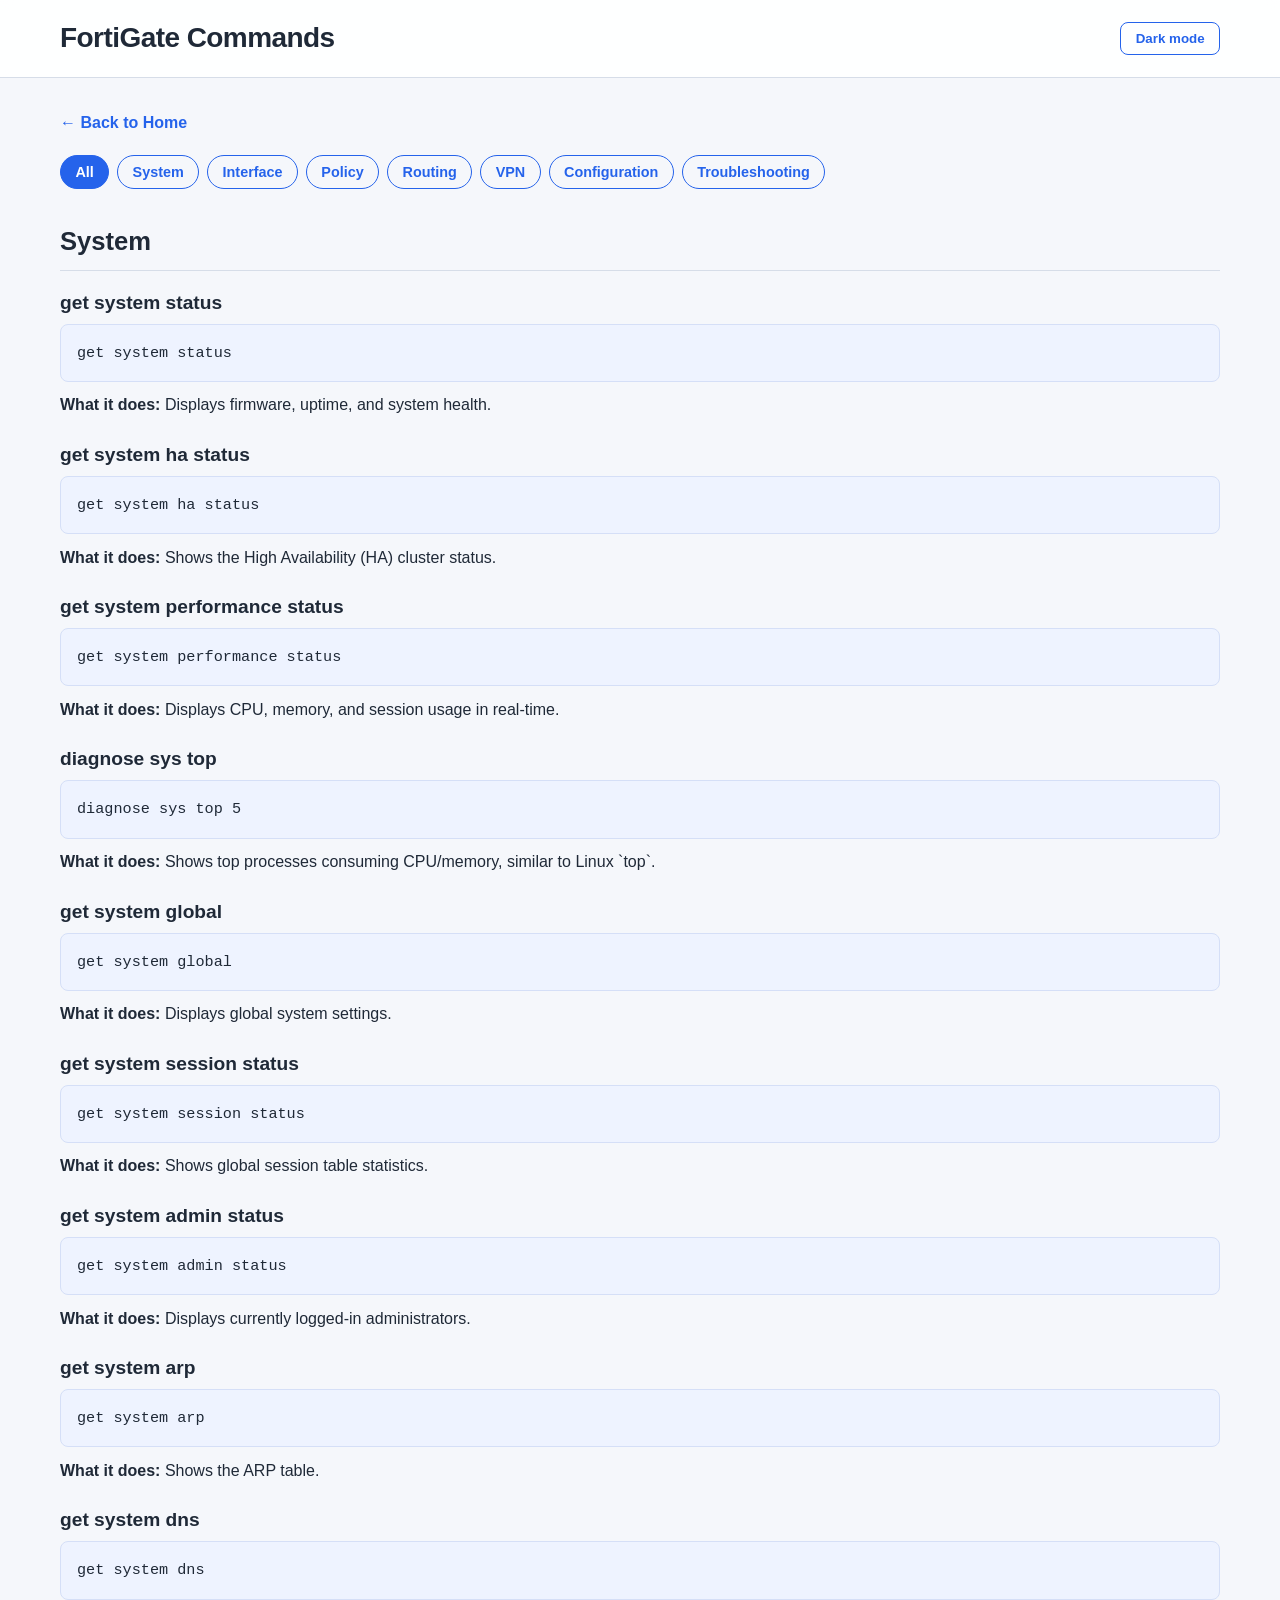
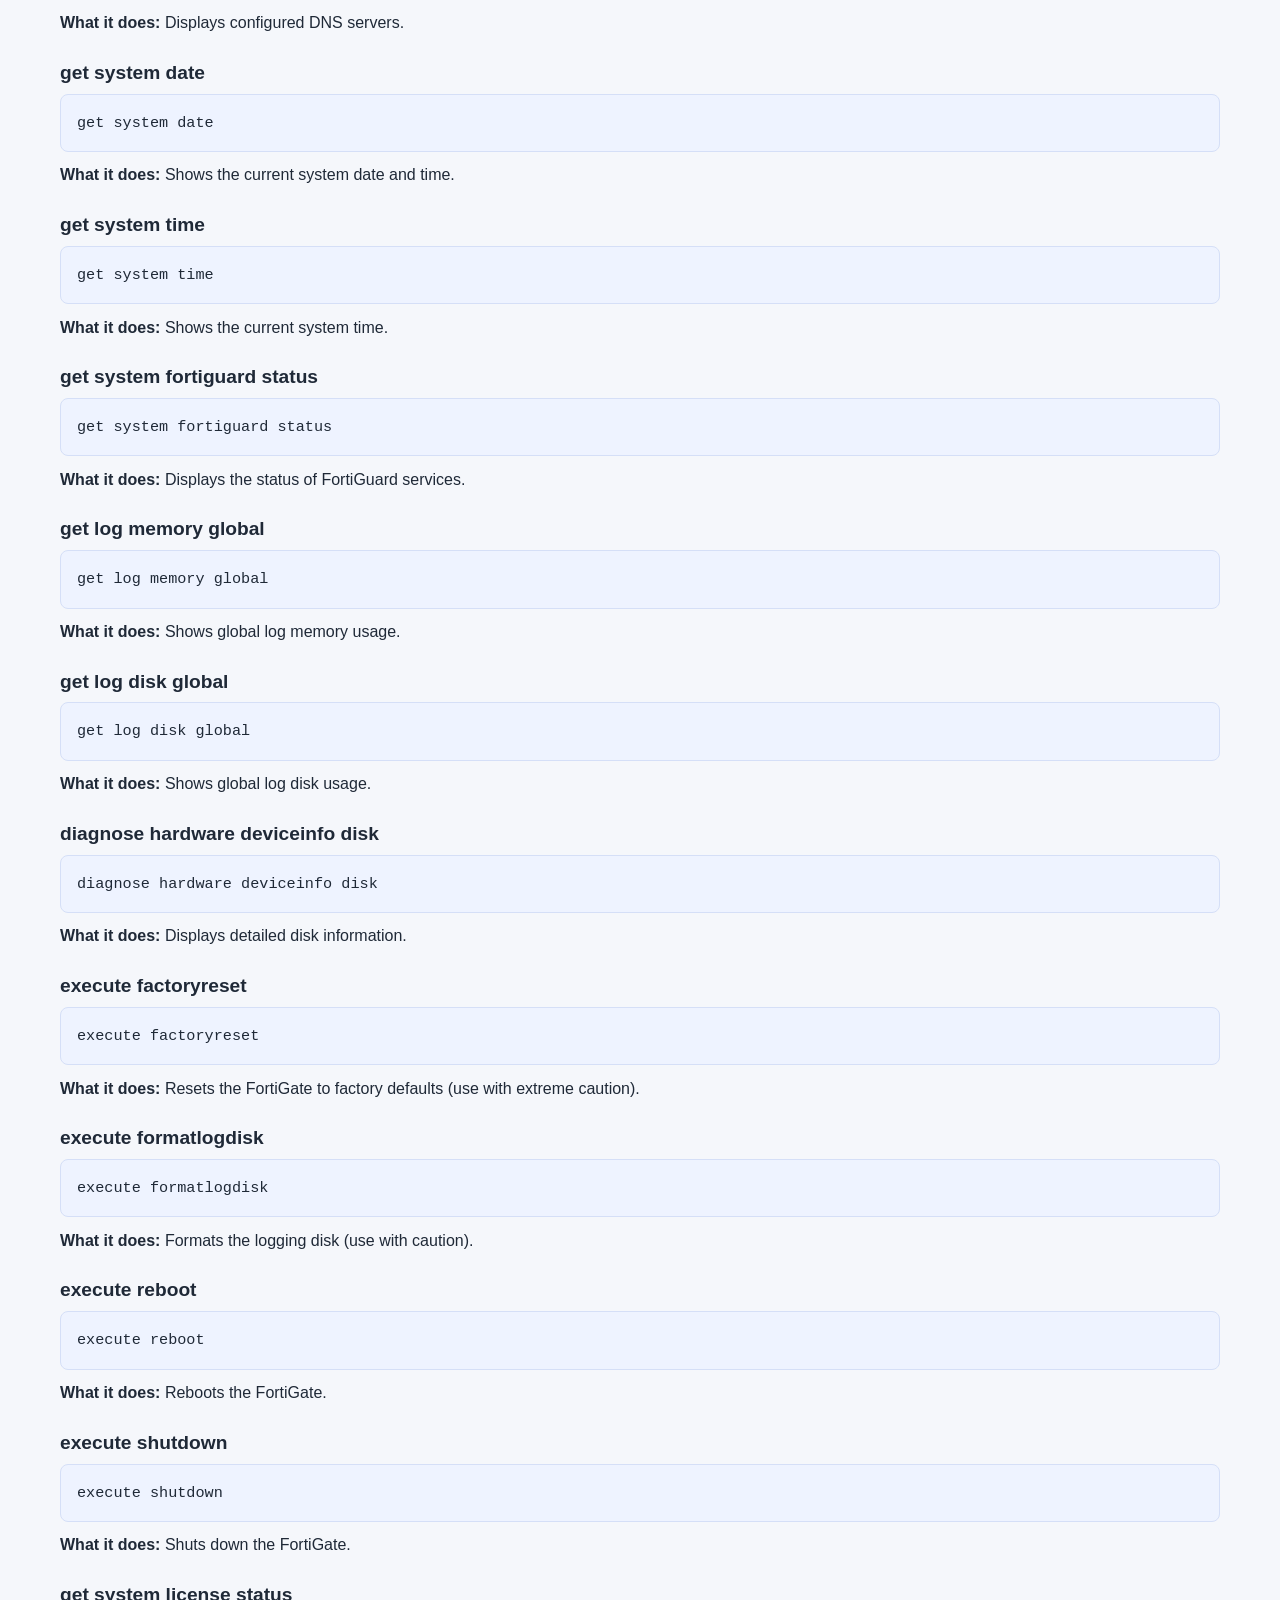
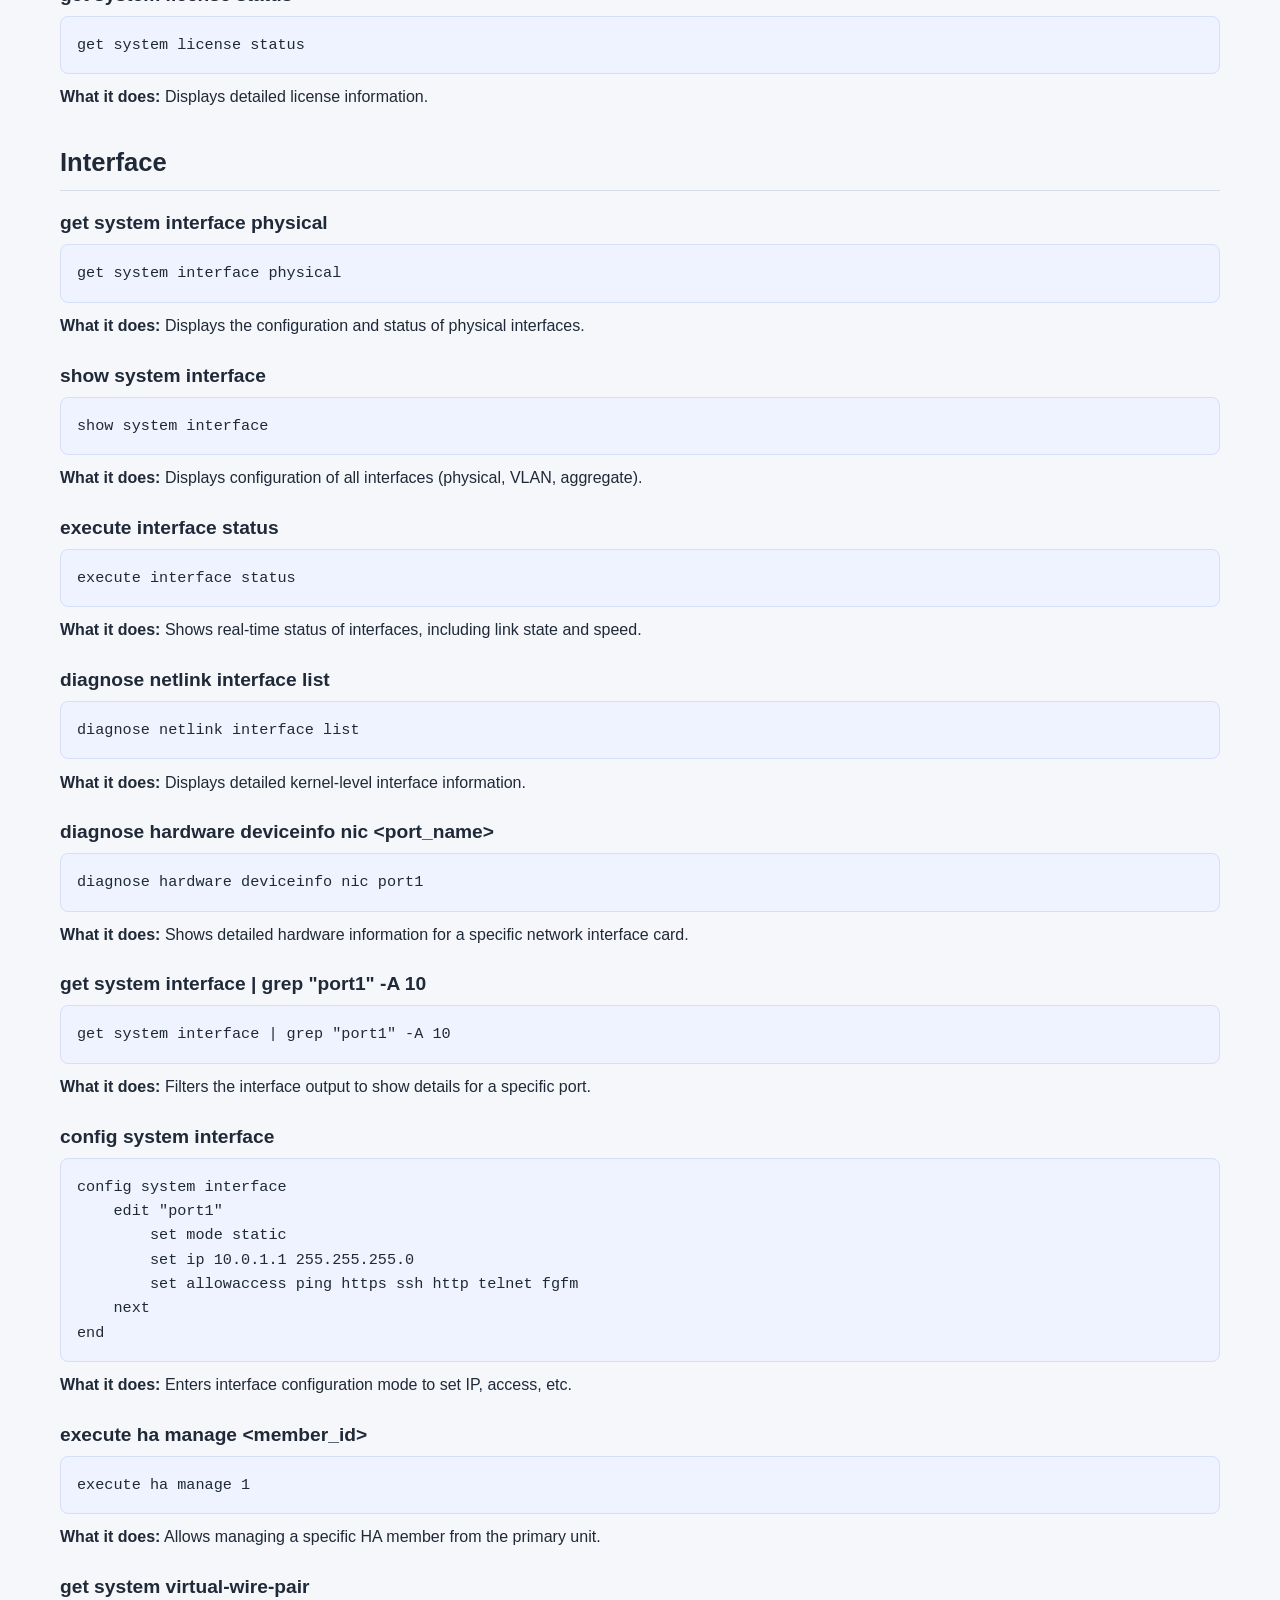
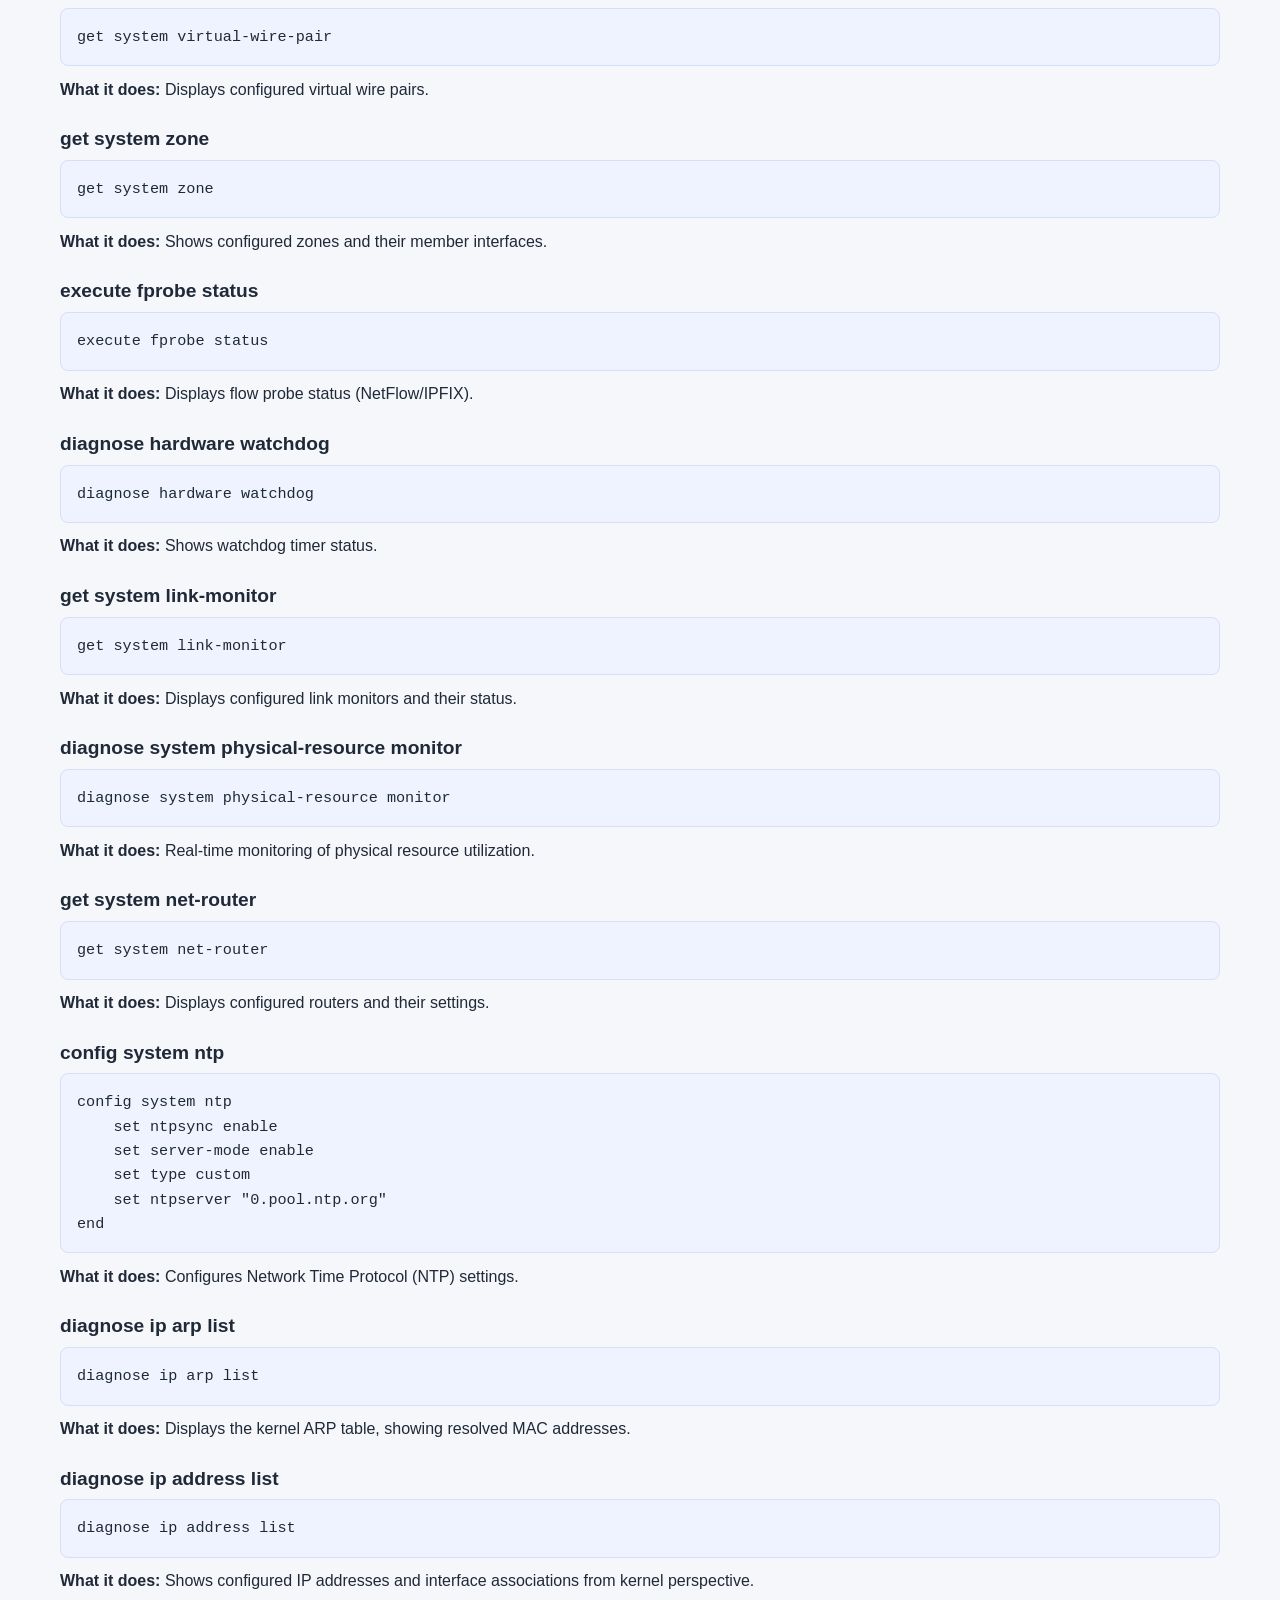
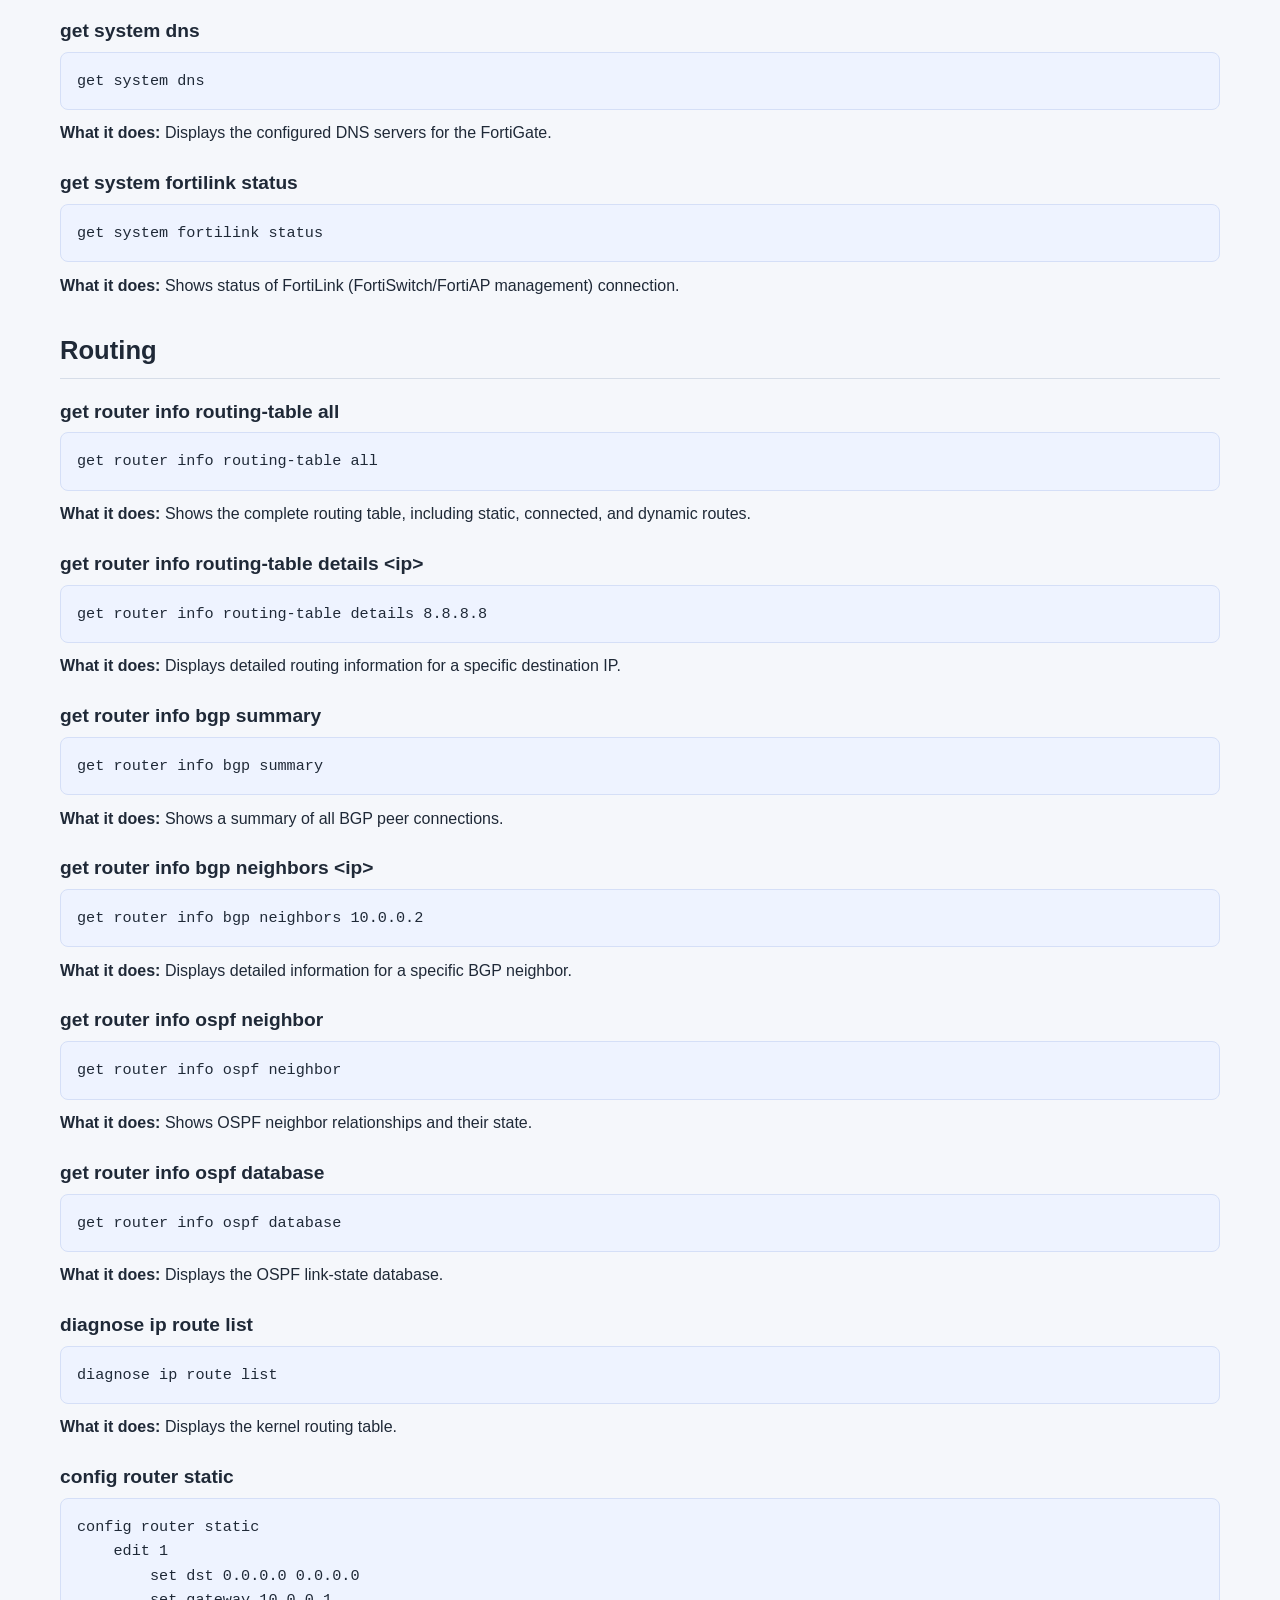
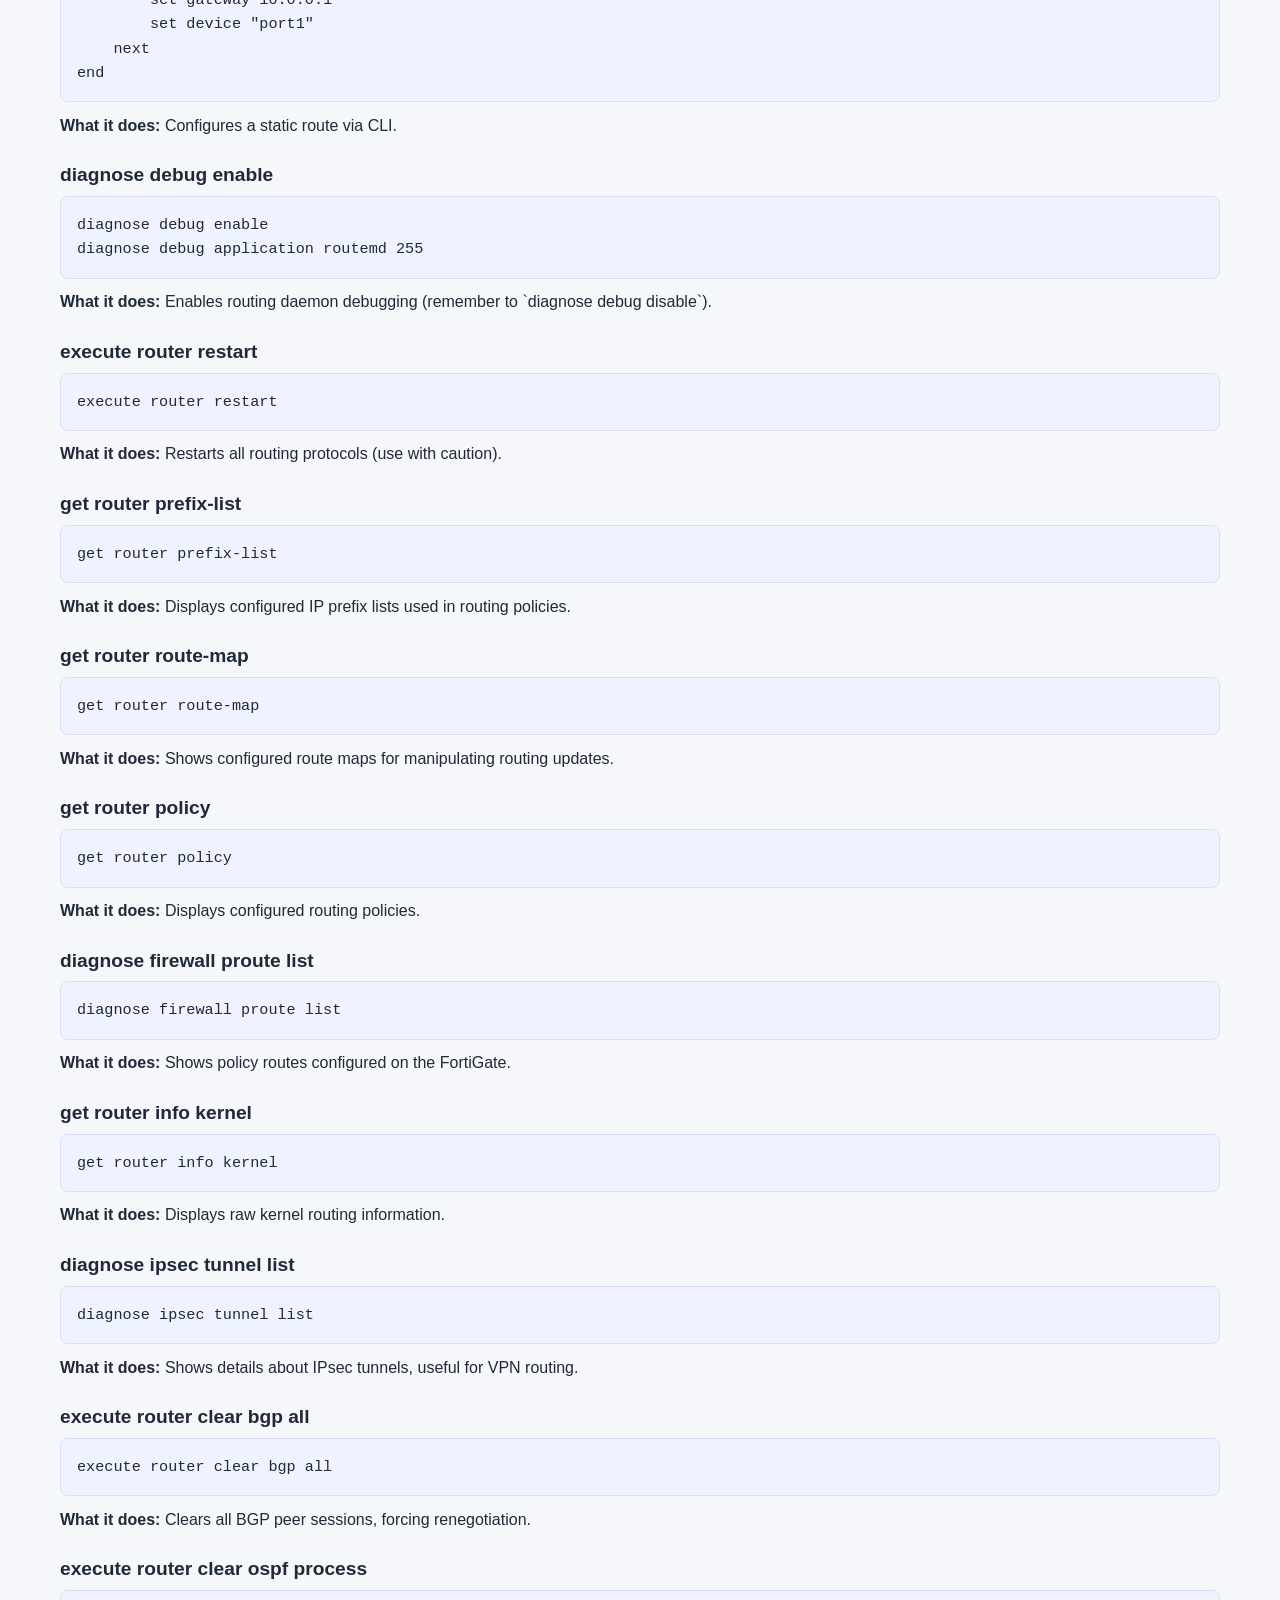
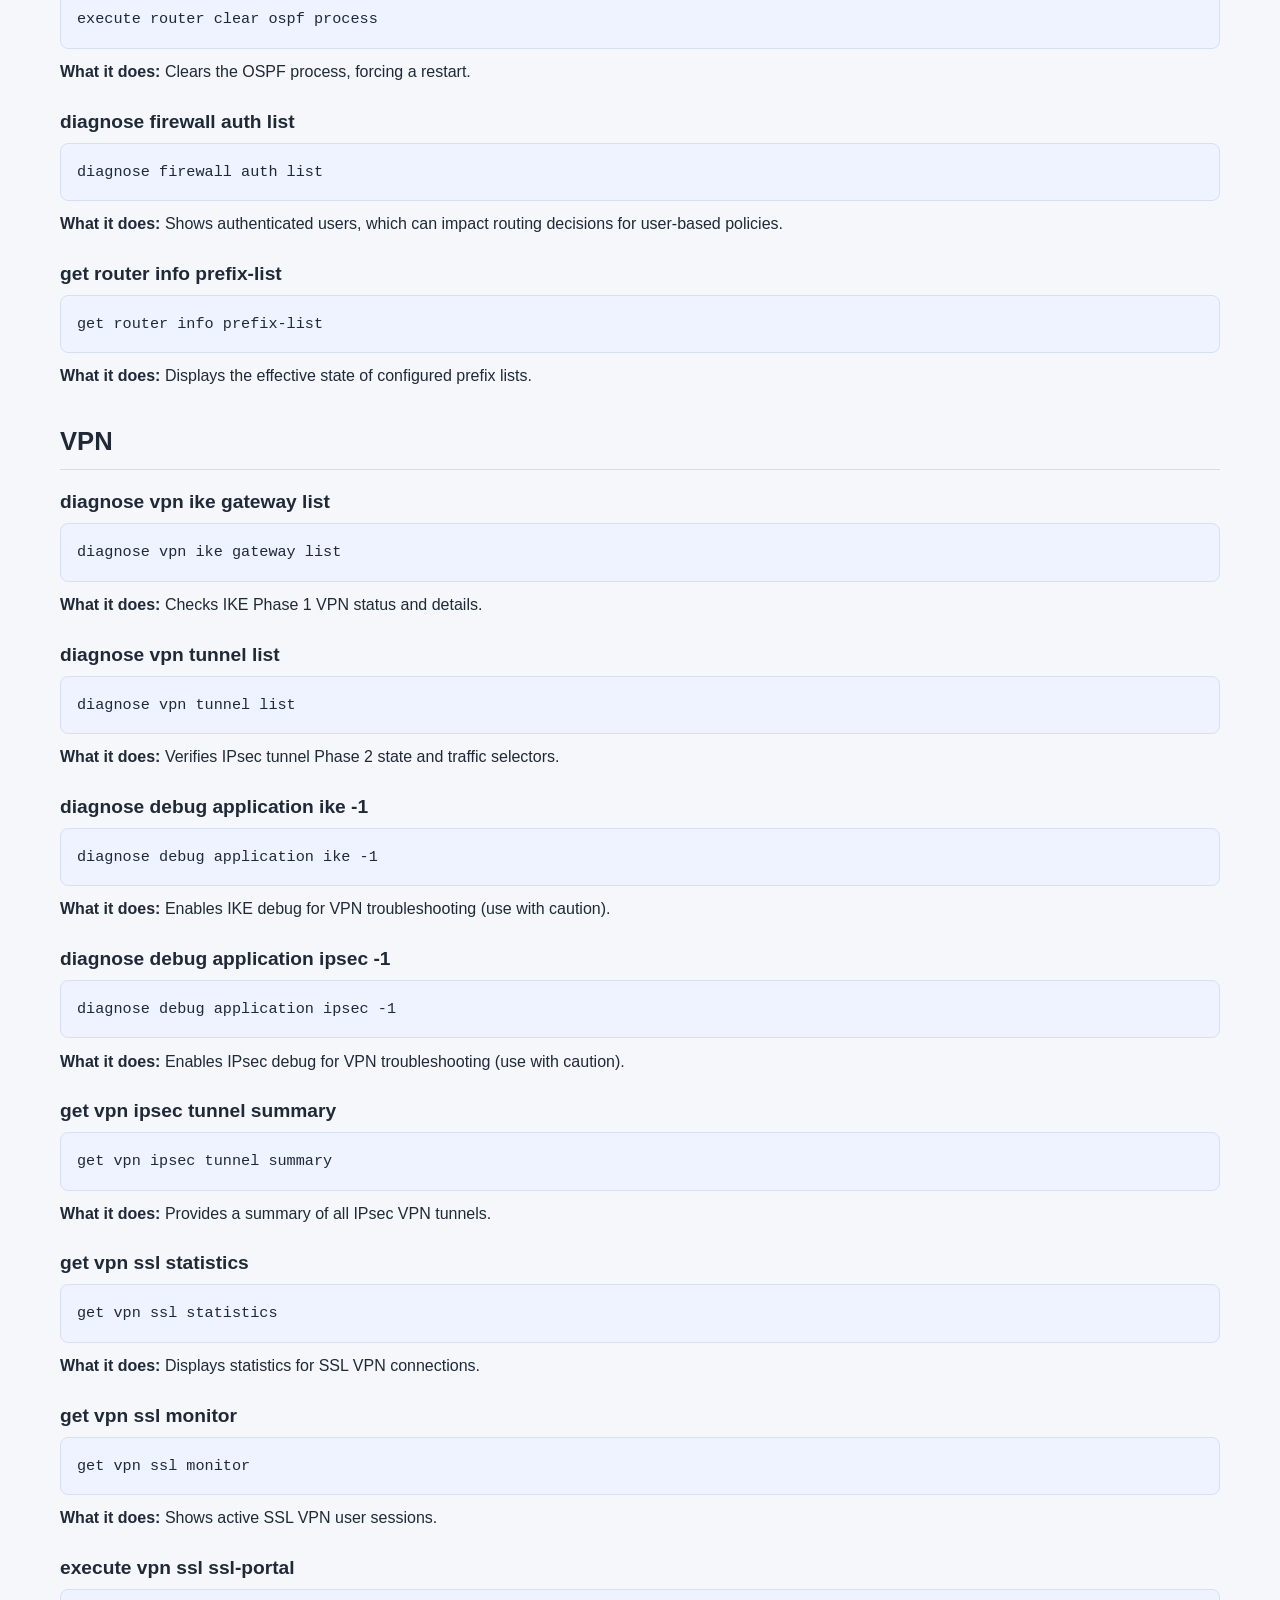
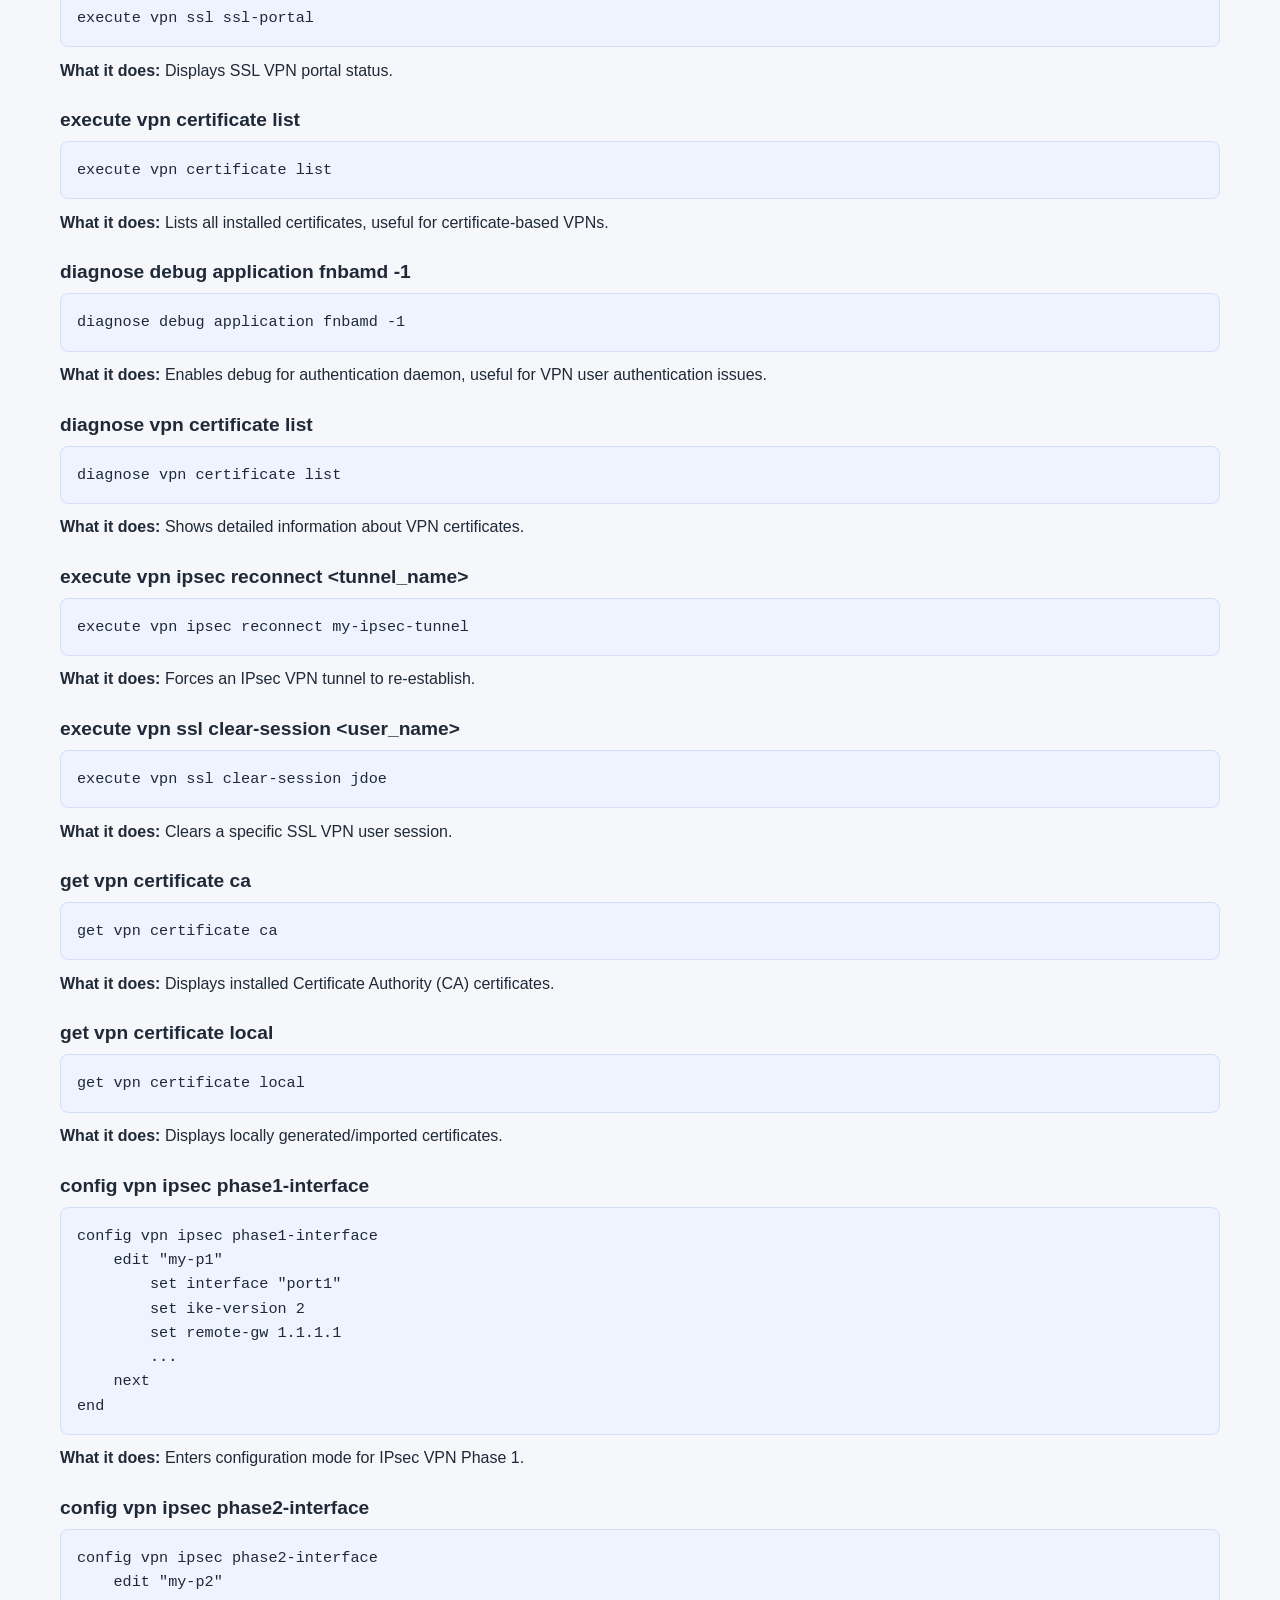
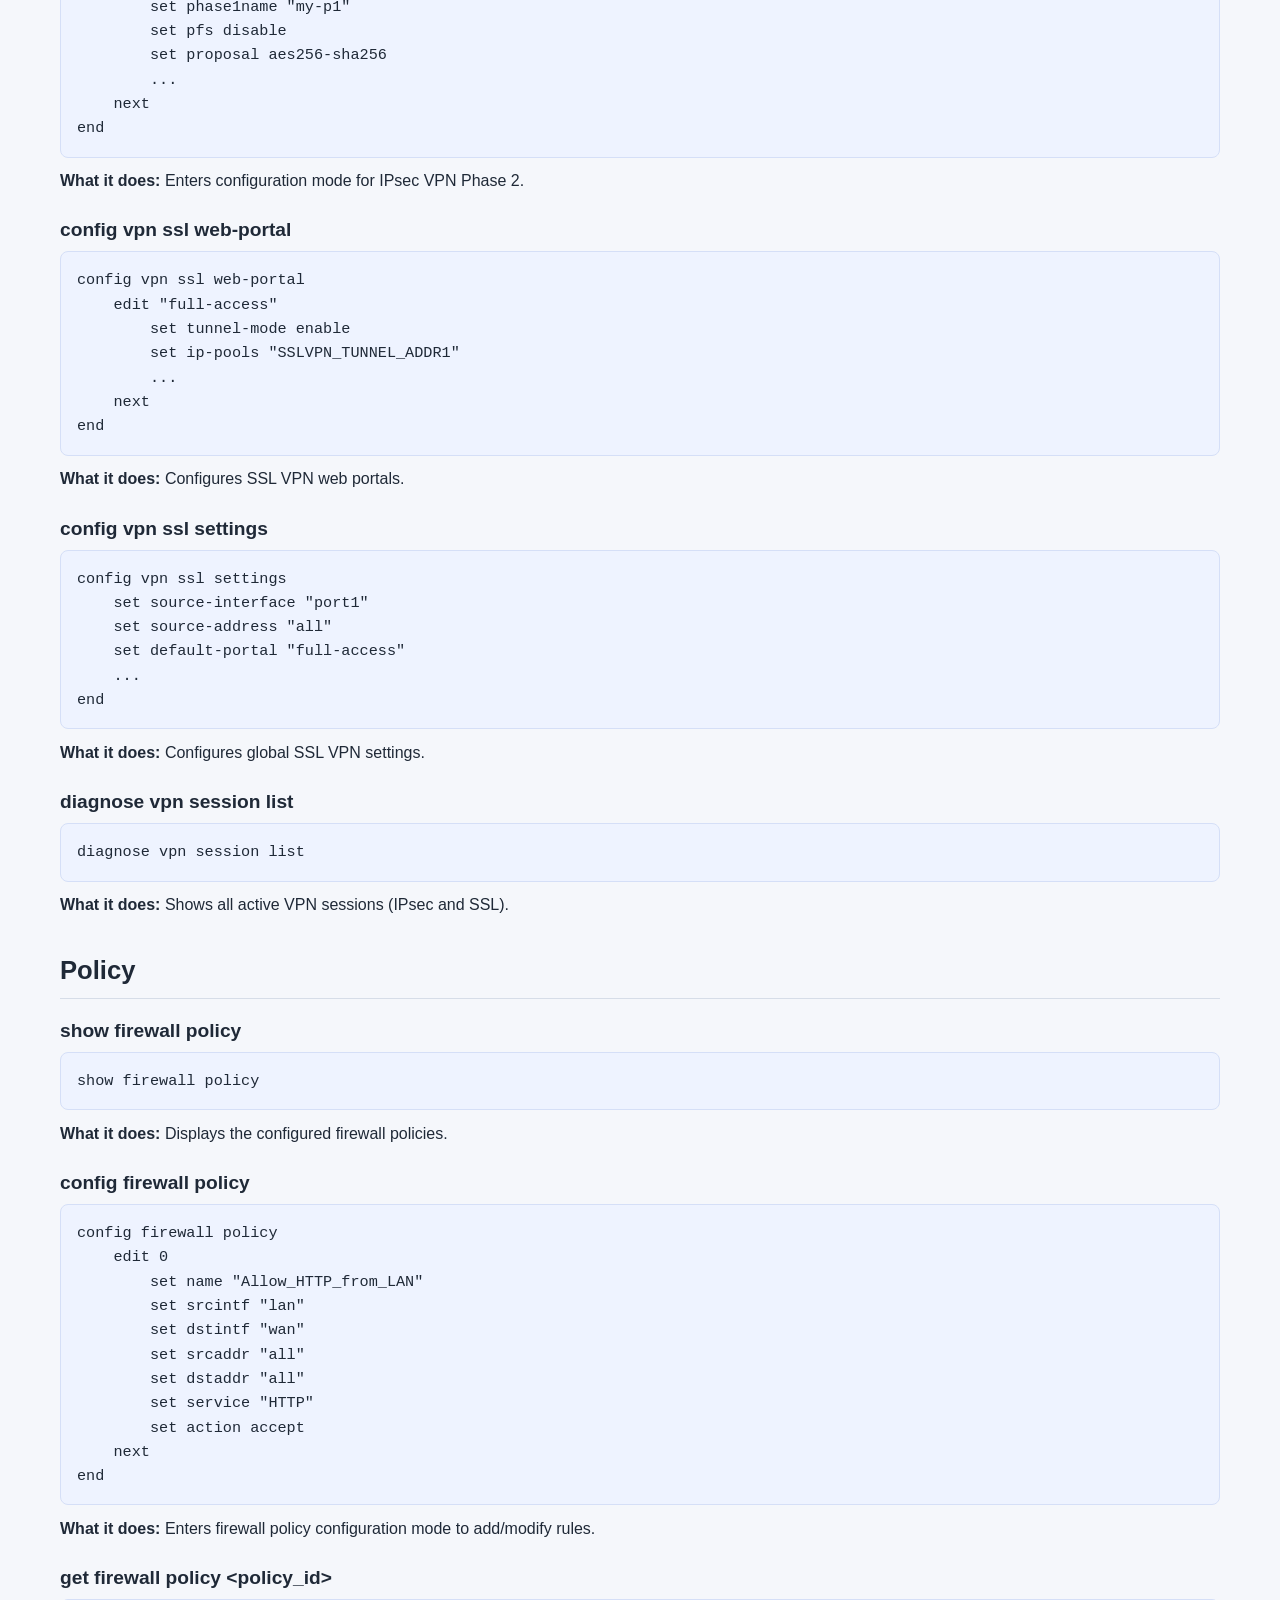
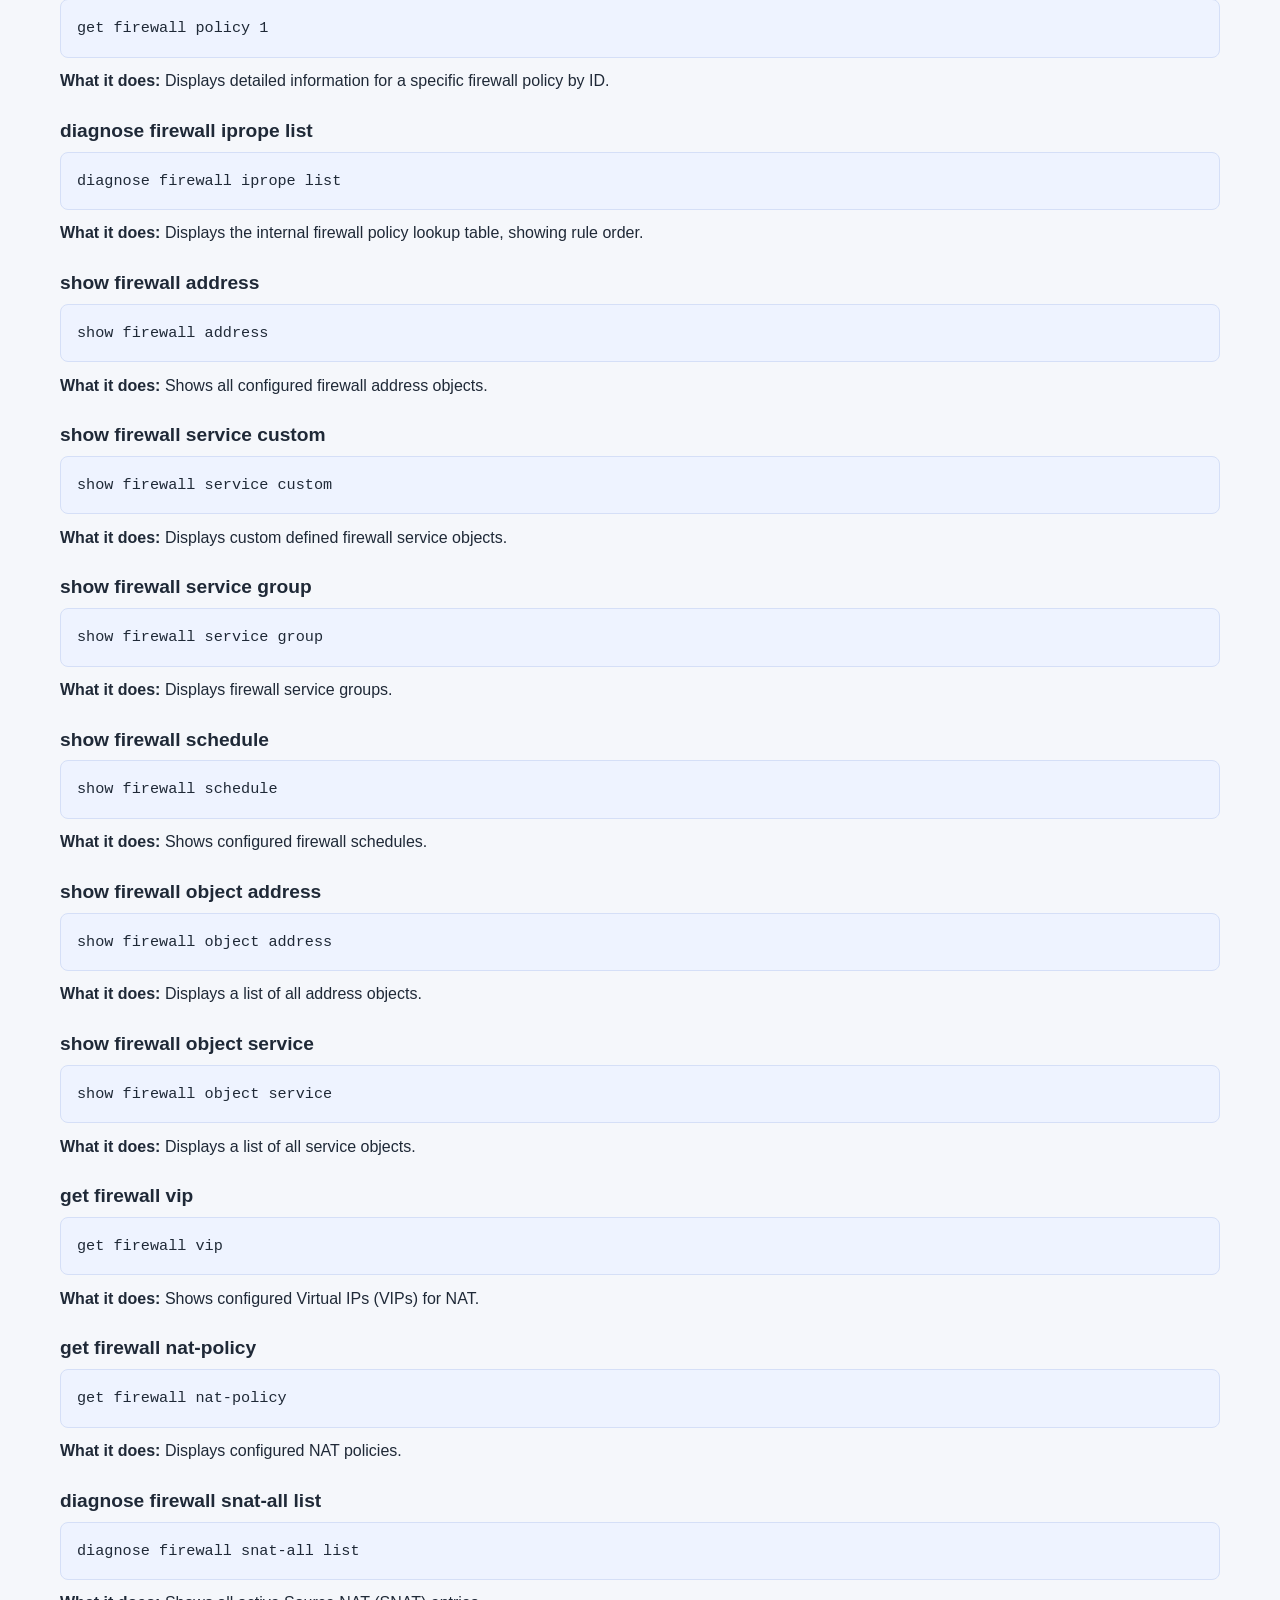
<file: pages/fortigate.html>
<!DOCTYPE html>
<html lang="en">
<head>
    <meta charset="UTF-8">
    <meta name="viewport" content="width=device-width, initial-scale=1.0">
    <title>FortiGate - Technical Command Reference</title>
    <link rel="stylesheet" href="../css/style.css">
</head>
<body>
    <header>
        <div class="container">
            <h1>FortiGate Commands</h1>
            <div class="theme-switcher">
                <button id="theme-toggle">Toggle Dark Mode</button>
            </div>
        </div>
    </header>
    <main>
        <div class="container">
            <div class="page-header">
                <a href="../index.html" class="back-link">&larr; Back to Home</a>
            </div>

            <div class="filter-container">
                <button class="filter-btn active" data-category="all">All</button>
                <button class="filter-btn" data-category="system">System</button>
                <button class="filter-btn" data-category="interface">Interface</button>
                <button class="filter-btn" data-category="policy">Policy</button>
                <button class="filter-btn" data-category="routing">Routing</button>
                <button class="filter-btn" data-category="vpn">VPN</button>
                <button class="filter-btn" data-category="config">Configuration</button>
                <button class="filter-btn" data-category="troubleshooting">Troubleshooting</button>
            </div>

            <section class="command-category" data-category="system">
                <h2>System</h2>
                <div class="command"><h3>get system status</h3><div class="command-container"><pre><code>get system status</code></pre></div><p><strong>What it does:</strong> Displays firmware, uptime, and system health.</p></div>
                <div class="command"><h3>get system ha status</h3><div class="command-container"><pre><code>get system ha status</code></pre></div><p><strong>What it does:</strong> Shows the High Availability (HA) cluster status.</p></div>
                <div class="command"><h3>get system performance status</h3><div class="command-container"><pre><code>get system performance status</code></pre></div><p><strong>What it does:</strong> Displays CPU, memory, and session usage in real-time.</p></div>
                <div class="command"><h3>diagnose sys top</h3><div class="command-container"><pre><code>diagnose sys top 5</code></pre></div><p><strong>What it does:</strong> Shows top processes consuming CPU/memory, similar to Linux `top`.</p></div>
                <div class="command"><h3>get system global</h3><div class="command-container"><pre><code>get system global</code></pre></div><p><strong>What it does:</strong> Displays global system settings.</p></div>
                <div class="command"><h3>get system session status</h3><div class="command-container"><pre><code>get system session status</code></pre></div><p><strong>What it does:</strong> Shows global session table statistics.</p></div>
                <div class="command"><h3>get system admin status</h3><div class="command-container"><pre><code>get system admin status</code></pre></div><p><strong>What it does:</strong> Displays currently logged-in administrators.</p></div>
                <div class="command"><h3>get system arp</h3><div class="command-container"><pre><code>get system arp</code></pre></div><p><strong>What it does:</strong> Shows the ARP table.</p></div>
                <div class="command"><h3>get system dns</h3><div class="command-container"><pre><code>get system dns</code></pre></div><p><strong>What it does:</strong> Displays configured DNS servers.</p></div>
                <div class="command"><h3>get system date</h3><div class="command-container"><pre><code>get system date</code></pre></div><p><strong>What it does:</strong> Shows the current system date and time.</p></div>
                <div class="command"><h3>get system time</h3><div class="command-container"><pre><code>get system time</code></pre></div><p><strong>What it does:</strong> Shows the current system time.</p></div>
                <div class="command"><h3>get system fortiguard status</h3><div class="command-container"><pre><code>get system fortiguard status</code></pre></div><p><strong>What it does:</strong> Displays the status of FortiGuard services.</p></div>
                <div class="command"><h3>get log memory global</h3><div class="command-container"><pre><code>get log memory global</code></pre></div><p><strong>What it does:</strong> Shows global log memory usage.</p></div>
                <div class="command"><h3>get log disk global</h3><div class="command-container"><pre><code>get log disk global</code></pre></div><p><strong>What it does:</strong> Shows global log disk usage.</p></div>
                <div class="command"><h3>diagnose hardware deviceinfo disk</h3><div class="command-container"><pre><code>diagnose hardware deviceinfo disk</code></pre></div><p><strong>What it does:</strong> Displays detailed disk information.</p></div>
                <div class="command"><h3>execute factoryreset</h3><div class="command-container"><pre><code>execute factoryreset</code></pre></div><p><strong>What it does:</strong> Resets the FortiGate to factory defaults (use with extreme caution).</p></div>
                <div class="command"><h3>execute formatlogdisk</h3><div class="command-container"><pre><code>execute formatlogdisk</code></pre></div><p><strong>What it does:</strong> Formats the logging disk (use with caution).</p></div>
                <div class="command"><h3>execute reboot</h3><div class="command-container"><pre><code>execute reboot</code></pre></div><p><strong>What it does:</strong> Reboots the FortiGate.</p></div>
                <div class="command"><h3>execute shutdown</h3><div class="command-container"><pre><code>execute shutdown</code></pre></div><p><strong>What it does:</strong> Shuts down the FortiGate.</p></div>
                <div class="command"><h3>get system license status</h3><div class="command-container"><pre><code>get system license status</code></pre></div><p><strong>What it does:</strong> Displays detailed license information.</p></div>
            </section>

            <section class="command-category" data-category="interface">
                <h2>Interface</h2>
                <div class="command"><h3>get system interface physical</h3><div class="command-container"><pre><code>get system interface physical</code></pre></div><p><strong>What it does:</strong> Displays the configuration and status of physical interfaces.</p></div>
                <div class="command"><h3>show system interface</h3><div class="command-container"><pre><code>show system interface</code></pre></div><p><strong>What it does:</strong> Displays configuration of all interfaces (physical, VLAN, aggregate).</p></div>
                <div class="command"><h3>execute interface status</h3><div class="command-container"><pre><code>execute interface status</code></pre></div><p><strong>What it does:</strong> Shows real-time status of interfaces, including link state and speed.</p></div>
                <div class="command"><h3>diagnose netlink interface list</h3><div class="command-container"><pre><code>diagnose netlink interface list</code></pre></div><p><strong>What it does:</strong> Displays detailed kernel-level interface information.</p></div>
                <div class="command"><h3>diagnose hardware deviceinfo nic <port_name></h3><div class="command-container"><pre><code>diagnose hardware deviceinfo nic port1</code></pre></div><p><strong>What it does:</strong> Shows detailed hardware information for a specific network interface card.</p></div>
                <div class="command"><h3>get system interface | grep "port1" -A 10</h3><div class="command-container"><pre><code>get system interface | grep "port1" -A 10</code></pre></div><p><strong>What it does:</strong> Filters the interface output to show details for a specific port.</p></div>
                <div class="command"><h3>config system interface</h3><div class="command-container"><pre><code>config system interface
    edit "port1"
        set mode static
        set ip 10.0.1.1 255.255.255.0
        set allowaccess ping https ssh http telnet fgfm
    next
end</code></pre></div><p><strong>What it does:</strong> Enters interface configuration mode to set IP, access, etc.</p></div>
                <div class="command"><h3>execute ha manage <member_id></h3><div class="command-container"><pre><code>execute ha manage 1</code></pre></div><p><strong>What it does:</strong> Allows managing a specific HA member from the primary unit.</p></div>
                <div class="command"><h3>get system virtual-wire-pair</h3><div class="command-container"><pre><code>get system virtual-wire-pair</code></pre></div><p><strong>What it does:</strong> Displays configured virtual wire pairs.</p></div>
                <div class="command"><h3>get system zone</h3><div class="command-container"><pre><code>get system zone</code></pre></div><p><strong>What it does:</strong> Shows configured zones and their member interfaces.</p></div>
                <div class="command"><h3>execute fprobe status</h3><div class="command-container"><pre><code>execute fprobe status</code></pre></div><p><strong>What it does:</strong> Displays flow probe status (NetFlow/IPFIX).</p></div>
                <div class="command"><h3>diagnose hardware watchdog</h3><div class="command-container"><pre><code>diagnose hardware watchdog</code></pre></div><p><strong>What it does:</strong> Shows watchdog timer status.</p></div>
                <div class="command"><h3>get system link-monitor</h3><div class="command-container"><pre><code>get system link-monitor</code></pre></div><p><strong>What it does:</strong> Displays configured link monitors and their status.</p></div>
                <div class="command"><h3>diagnose system physical-resource monitor</h3><div class="command-container"><pre><code>diagnose system physical-resource monitor</code></pre></div><p><strong>What it does:</strong> Real-time monitoring of physical resource utilization.</p></div>
                <div class="command"><h3>get system net-router</h3><div class="command-container"><pre><code>get system net-router</code></pre></div><p><strong>What it does:</strong> Displays configured routers and their settings.</p></div>
                <div class="command"><h3>config system ntp</h3><div class="command-container"><pre><code>config system ntp
    set ntpsync enable
    set server-mode enable
    set type custom
    set ntpserver "0.pool.ntp.org"
end</code></pre></div><p><strong>What it does:</strong> Configures Network Time Protocol (NTP) settings.</p></div>
                <div class="command"><h3>diagnose ip arp list</h3><div class="command-container"><pre><code>diagnose ip arp list</code></pre></div><p><strong>What it does:</strong> Displays the kernel ARP table, showing resolved MAC addresses.</p></div>
                <div class="command"><h3>diagnose ip address list</h3><div class="command-container"><pre><code>diagnose ip address list</code></pre></div><p><strong>What it does:</strong> Shows configured IP addresses and interface associations from kernel perspective.</p></div>
                <div class="command"><h3>get system dns</h3><div class="command-container"><pre><code>get system dns</code></pre></div><p><strong>What it does:</strong> Displays the configured DNS servers for the FortiGate.</p></div>
                <div class="command"><h3>get system fortilink status</h3><div class="command-container"><pre><code>get system fortilink status</code></pre></div><p><strong>What it does:</strong> Shows status of FortiLink (FortiSwitch/FortiAP management) connection.</p></div>
            </section>

            <section class="command-category" data-category="routing">
                <h2>Routing</h2>
                <div class="command"><h3>get router info routing-table all</h3><div class="command-container"><pre><code>get router info routing-table all</code></pre></div><p><strong>What it does:</strong> Shows the complete routing table, including static, connected, and dynamic routes.</p></div>
                <div class="command"><h3>get router info routing-table details <ip></h3><div class="command-container"><pre><code>get router info routing-table details 8.8.8.8</code></pre></div><p><strong>What it does:</strong> Displays detailed routing information for a specific destination IP.</p></div>
                <div class="command"><h3>get router info bgp summary</h3><div class="command-container"><pre><code>get router info bgp summary</code></pre></div><p><strong>What it does:</strong> Shows a summary of all BGP peer connections.</p></div>
                <div class="command"><h3>get router info bgp neighbors <ip></h3><div class="command-container"><pre><code>get router info bgp neighbors 10.0.0.2</code></pre></div><p><strong>What it does:</strong> Displays detailed information for a specific BGP neighbor.</p></div>
                <div class="command"><h3>get router info ospf neighbor</h3><div class="command-container"><pre><code>get router info ospf neighbor</code></pre></div><p><strong>What it does:</strong> Shows OSPF neighbor relationships and their state.</p></div>
                <div class="command"><h3>get router info ospf database</h3><div class="command-container"><pre><code>get router info ospf database</code></pre></div><p><strong>What it does:</strong> Displays the OSPF link-state database.</p></div>
                <div class="command"><h3>diagnose ip route list</h3><div class="command-container"><pre><code>diagnose ip route list</code></pre></div><p><strong>What it does:</strong> Displays the kernel routing table.</p></div>
                <div class="command"><h3>config router static</h3><div class="command-container"><pre><code>config router static
    edit 1
        set dst 0.0.0.0 0.0.0.0
        set gateway 10.0.0.1
        set device "port1"
    next
end</code></pre></div><p><strong>What it does:</strong> Configures a static route via CLI.</p></div>
                <div class="command"><h3>diagnose debug enable</h3><div class="command-container"><pre><code>diagnose debug enable
diagnose debug application routemd 255</code></pre></div><p><strong>What it does:</strong> Enables routing daemon debugging (remember to `diagnose debug disable`).</p></div>
                <div class="command"><h3>execute router restart</h3><div class="command-container"><pre><code>execute router restart</code></pre></div><p><strong>What it does:</strong> Restarts all routing protocols (use with caution).</p></div>
                <div class="command"><h3>get router prefix-list</h3><div class="command-container"><pre><code>get router prefix-list</code></pre></div><p><strong>What it does:</strong> Displays configured IP prefix lists used in routing policies.</p></div>
                <div class="command"><h3>get router route-map</h3><div class="command-container"><pre><code>get router route-map</code></pre></div><p><strong>What it does:</strong> Shows configured route maps for manipulating routing updates.</p></div>
                <div class="command"><h3>get router policy</h3><div class="command-container"><pre><code>get router policy</code></pre></div><p><strong>What it does:</strong> Displays configured routing policies.</p></div>
                <div class="command"><h3>diagnose firewall proute list</h3><div class="command-container"><pre><code>diagnose firewall proute list</code></pre></div><p><strong>What it does:</strong> Shows policy routes configured on the FortiGate.</p></div>
                <div class="command"><h3>get router info kernel</h3><div class="command-container"><pre><code>get router info kernel</code></pre></div><p><strong>What it does:</strong> Displays raw kernel routing information.</p></div>
                <div class="command"><h3>diagnose ipsec tunnel list</h3><div class="command-container"><pre><code>diagnose ipsec tunnel list</code></pre></div><p><strong>What it does:</strong> Shows details about IPsec tunnels, useful for VPN routing.</p></div>
                <div class="command"><h3>execute router clear bgp all</h3><div class="command-container"><pre><code>execute router clear bgp all</code></pre></div><p><strong>What it does:</strong> Clears all BGP peer sessions, forcing renegotiation.</p></div>
                <div class="command"><h3>execute router clear ospf process</h3><div class="command-container"><pre><code>execute router clear ospf process</code></pre></div><p><strong>What it does:</strong> Clears the OSPF process, forcing a restart.</p></div>
                <div class="command"><h3>diagnose firewall auth list</h3><div class="command-container"><pre><code>diagnose firewall auth list</code></pre></div><p><strong>What it does:</strong> Shows authenticated users, which can impact routing decisions for user-based policies.</p></div>
                <div class="command"><h3>get router info prefix-list</h3><div class="command-container"><pre><code>get router info prefix-list</code></pre></div><p><strong>What it does:</strong> Displays the effective state of configured prefix lists.</p></div>
            </section>

            <section class="command-category" data-category="vpn">
                <h2>VPN</h2>
                <div class="command"><h3>diagnose vpn ike gateway list</h3><div class="command-container"><pre><code>diagnose vpn ike gateway list</code></pre></div><p><strong>What it does:</strong> Checks IKE Phase 1 VPN status and details.</p></div>
                <div class="command"><h3>diagnose vpn tunnel list</h3><div class="command-container"><pre><code>diagnose vpn tunnel list</code></pre></div><p><strong>What it does:</strong> Verifies IPsec tunnel Phase 2 state and traffic selectors.</p></div>
                <div class="command"><h3>diagnose debug application ike -1</h3><div class="command-container"><pre><code>diagnose debug application ike -1</code></pre></div><p><strong>What it does:</strong> Enables IKE debug for VPN troubleshooting (use with caution).</p></div>
                <div class="command"><h3>diagnose debug application ipsec -1</h3><div class="command-container"><pre><code>diagnose debug application ipsec -1</code></pre></div><p><strong>What it does:</strong> Enables IPsec debug for VPN troubleshooting (use with caution).</p></div>
                <div class="command"><h3>get vpn ipsec tunnel summary</h3><div class="command-container"><pre><code>get vpn ipsec tunnel summary</code></pre></div><p><strong>What it does:</strong> Provides a summary of all IPsec VPN tunnels.</p></div>
                <div class="command"><h3>get vpn ssl statistics</h3><div class="command-container"><pre><code>get vpn ssl statistics</code></pre></div><p><strong>What it does:</strong> Displays statistics for SSL VPN connections.</p></div>
                <div class="command"><h3>get vpn ssl monitor</h3><div class="command-container"><pre><code>get vpn ssl monitor</code></pre></div><p><strong>What it does:</strong> Shows active SSL VPN user sessions.</p></div>
                <div class="command"><h3>execute vpn ssl ssl-portal</h3><div class="command-container"><pre><code>execute vpn ssl ssl-portal</code></pre></div><p><strong>What it does:</strong> Displays SSL VPN portal status.</p></div>
                <div class="command"><h3>execute vpn certificate list</h3><div class="command-container"><pre><code>execute vpn certificate list</code></pre></div><p><strong>What it does:</strong> Lists all installed certificates, useful for certificate-based VPNs.</p></div>
                <div class="command"><h3>diagnose debug application fnbamd -1</h3><div class="command-container"><pre><code>diagnose debug application fnbamd -1</code></pre></div><p><strong>What it does:</strong> Enables debug for authentication daemon, useful for VPN user authentication issues.</p></div>
                <div class="command"><h3>diagnose vpn certificate list</h3><div class="command-container"><pre><code>diagnose vpn certificate list</code></pre></div><p><strong>What it does:</strong> Shows detailed information about VPN certificates.</p></div>
                <div class="command"><h3>execute vpn ipsec reconnect <tunnel_name></h3><div class="command-container"><pre><code>execute vpn ipsec reconnect my-ipsec-tunnel</code></pre></div><p><strong>What it does:</strong> Forces an IPsec VPN tunnel to re-establish.</p></div>
                <div class="command"><h3>execute vpn ssl clear-session <user_name></h3><div class="command-container"><pre><code>execute vpn ssl clear-session jdoe</code></pre></div><p><strong>What it does:</strong> Clears a specific SSL VPN user session.</p></div>
                <div class="command"><h3>get vpn certificate ca</h3><div class="command-container"><pre><code>get vpn certificate ca</code></pre></div><p><strong>What it does:</strong> Displays installed Certificate Authority (CA) certificates.</p></div>
                <div class="command"><h3>get vpn certificate local</h3><div class="command-container"><pre><code>get vpn certificate local</code></pre></div><p><strong>What it does:</strong> Displays locally generated/imported certificates.</p></div>
                <div class="command"><h3>config vpn ipsec phase1-interface</h3><div class="command-container"><pre><code>config vpn ipsec phase1-interface
    edit "my-p1"
        set interface "port1"
        set ike-version 2
        set remote-gw 1.1.1.1
        ...
    next
end</code></pre></div><p><strong>What it does:</strong> Enters configuration mode for IPsec VPN Phase 1.</p></div>
                <div class="command"><h3>config vpn ipsec phase2-interface</h3><div class="command-container"><pre><code>config vpn ipsec phase2-interface
    edit "my-p2"
        set phase1name "my-p1"
        set pfs disable
        set proposal aes256-sha256
        ...
    next
end</code></pre></div><p><strong>What it does:</strong> Enters configuration mode for IPsec VPN Phase 2.</p></div>
                <div class="command"><h3>config vpn ssl web-portal</h3><div class="command-container"><pre><code>config vpn ssl web-portal
    edit "full-access"
        set tunnel-mode enable
        set ip-pools "SSLVPN_TUNNEL_ADDR1"
        ...
    next
end</code></pre></div><p><strong>What it does:</strong> Configures SSL VPN web portals.</p></div>
                <div class="command"><h3>config vpn ssl settings</h3><div class="command-container"><pre><code>config vpn ssl settings
    set source-interface "port1"
    set source-address "all"
    set default-portal "full-access"
    ...
end</code></pre></div><p><strong>What it does:</strong> Configures global SSL VPN settings.</p></div>
                <div class="command"><h3>diagnose vpn session list</h3><div class="command-container"><pre><code>diagnose vpn session list</code></pre></div><p><strong>What it does:</strong> Shows all active VPN sessions (IPsec and SSL).</p></div>
            </section>

            <section class="command-category" data-category="policy">
                <h2>Policy</h2>
                <div class="command"><h3>show firewall policy</h3><div class="command-container"><pre><code>show firewall policy</code></pre></div><p><strong>What it does:</strong> Displays the configured firewall policies.</p></div>
                <div class="command"><h3>config firewall policy</h3><div class="command-container"><pre><code>config firewall policy
    edit 0
        set name "Allow_HTTP_from_LAN"
        set srcintf "lan"
        set dstintf "wan"
        set srcaddr "all"
        set dstaddr "all"
        set service "HTTP"
        set action accept
    next
end</code></pre></div><p><strong>What it does:</strong> Enters firewall policy configuration mode to add/modify rules.</p></div>
                <div class="command"><h3>get firewall policy <policy_id></h3><div class="command-container"><pre><code>get firewall policy 1</code></pre></div><p><strong>What it does:</strong> Displays detailed information for a specific firewall policy by ID.</p></div>
                <div class="command"><h3>diagnose firewall iprope list</h3><div class="command-container"><pre><code>diagnose firewall iprope list</code></pre></div><p><strong>What it does:</strong> Displays the internal firewall policy lookup table, showing rule order.</p></div>
                <div class="command"><h3>show firewall address</h3><div class="command-container"><pre><code>show firewall address</code></pre></div><p><strong>What it does:</strong> Shows all configured firewall address objects.</p></div>
                <div class="command"><h3>show firewall service custom</h3><div class="command-container"><pre><code>show firewall service custom</code></pre></div><p><strong>What it does:</strong> Displays custom defined firewall service objects.</p></div>
                <div class="command"><h3>show firewall service group</h3><div class="command-container"><pre><code>show firewall service group</code></pre></div><p><strong>What it does:</strong> Displays firewall service groups.</p></div>
                <div class="command"><h3>show firewall schedule</h3><div class="command-container"><pre><code>show firewall schedule</code></pre></div><p><strong>What it does:</strong> Shows configured firewall schedules.</p></div>
                <div class="command"><h3>show firewall object address</h3><div class="command-container"><pre><code>show firewall object address</code></pre></div><p><strong>What it does:</strong> Displays a list of all address objects.</p></div>
                <div class="command"><h3>show firewall object service</h3><div class="command-container"><pre><code>show firewall object service</code></pre></div><p><strong>What it does:</strong> Displays a list of all service objects.</p></div>
                <div class="command"><h3>get firewall vip</h3><div class="command-container"><pre><code>get firewall vip</code></pre></div><p><strong>What it does:</strong> Shows configured Virtual IPs (VIPs) for NAT.</p></div>
                <div class="command"><h3>get firewall nat-policy</h3><div class="command-container"><pre><code>get firewall nat-policy</code></pre></div><p><strong>What it does:</strong> Displays configured NAT policies.</p></div>
                <div class="command"><h3>diagnose firewall snat-all list</h3><div class="command-container"><pre><code>diagnose firewall snat-all list</code></pre></div><p><strong>What it does:</strong> Shows all active Source NAT (SNAT) entries.</p></div>
                <div class="command"><h3>diagnose firewall dnat-all list</h3><div class="command-container"><pre><code>diagnose firewall dnat-all list</code></pre></div><p><strong>What it does:</strong> Shows all active Destination NAT (DNAT) entries.</p></div>
                <div class="command"><h3>config firewall object address</h3><div class="command-container"><pre><code>config firewall object address
    edit "my_server_ip"
        set subnet 192.168.1.100 255.255.255.255
    next
end</code></pre></div><p><strong>What it does:</strong> Creates a new firewall address object.</p></div>
                <div class="command"><h3>config firewall object service custom</h3><div class="command-container"><pre><code>config firewall object service custom
    edit "TCP_8080"
        set tcp-portrange 8080
    next
end</code></pre></div><p><strong>What it does:</strong> Creates a new custom firewall service object.</p></div>
                <div class="command"><h3>config firewall vip</h3><div class="command-container"><pre><code>config firewall vip
    edit "Web_Server_VIP"
        set extip 203.0.113.1
        set mappedip "192.168.1.100"
        set extintf "wan"
        set portforward enable
        set protocol tcp
        set extport 80
        set mappedport 80
    next
end</code></pre></div><p><strong>What it does:</strong> Configures a Virtual IP (VIP) for Destination NAT (DNAT).</p></div>
                <div class="command"><h3>config firewall policy <policy_id> set logtraffic all</h3><div class="command-container"><pre><code>config firewall policy
    edit 1
        set logtraffic all
    end</code></pre></div><p><strong>What it does:</strong> Configures a firewall policy to log all traffic.</p></div>
                <div class="command"><h3>get firewall policy stats <policy_id></h3><div class="command-container"><pre><code>get firewall policy stats 1</code></pre></div><p><strong>What it does:</strong> Displays detailed statistics for a specific firewall policy.</p></div>
                <div class="command"><h3>execute policy lookup</h3><div class="command-container"><pre><code>execute policy lookup [src_ip] [dst_ip] [src_port] [dst_port] [protocol]</code></pre></div><p><strong>What it does:</strong> Simulates a policy lookup for a given traffic flow.</p></div>
            </section>

            <section class="command-category" data-category="config">
                <h2>Configuration Mode</h2>
                <div class="command"><h3>config system global</h3><div class="command-container"><pre><code>config system global
    set hostname "my-fortigate"
    set timezone "86" # For example, (GMT-5:00) Eastern Time (US & Canada)
    set admin-sport 444
end</code></pre></div><p><strong>What it does:</strong> Enters global system configuration to set hostname, timezone, admin port, etc.</p></div>
                <div class="command"><h3>config system interface</h3><div class="command-container"><pre><code>config system interface
    edit "port1"
        set mode static
        set ip 192.168.1.99 255.255.255.0
        set allowaccess ping https ssh
    next
end</code></pre></div><p><strong>What it does:</strong> Configures a network interface with IP address and allowed access.</p></div>
                <div class="command"><h3>config router static</h3><div class="command-container"><pre><code>config router static
    edit 1
        set dst 0.0.0.0 0.0.0.0
        set gateway 192.168.1.1
        set device "port1"
    next
end</code></pre></div><p><strong>What it does:</strong> Configures a static route.</p></div>
                <div class="command"><h3>config firewall policy</h3><div class="command-container"><pre><code>config firewall policy
    edit 0
        set srcintf "port1"
        set dstintf "port2"
        set srcaddr "all"
        set dstaddr "all"
        set service "ALL"
        set action accept
    next
end</code></pre></div><p><strong>What it does:</strong> Creates a basic firewall policy.</p></div>
                <div class="command"><h3>config vpn ipsec phase1-interface</h3><div class="command-container"><pre><code>config vpn ipsec phase1-interface
    edit "VPN-to-Branch"
        set interface "wan1"
        set ike-version 2
        set remote-gw 203.0.113.2
        set psksecret ENC XXXXXX
    next
end</code></pre></div><p><strong>What it does:</strong> Configures IPsec VPN Phase 1 parameters.</p></div>
                <div class="command"><h3>config vpn ipsec phase2-interface</h3><div class="command-container"><pre><code>config vpn ipsec phase2-interface
    edit "VPN-to-Branch-P2"
        set phase1name "VPN-to-Branch"
        set proposal aes256-sha256
        set pfs disable
        set src-subnet 10.0.1.0/24
        set dst-subnet 10.0.2.0/24
    next
end</code></pre></div><p><strong>What it does:</strong> Configures IPsec VPN Phase 2 parameters.</p></div>
                <div class="command"><h3>config user local</h3><div class="command-container"><pre><code>config user local
    edit "admin_user"
        set plaintext-password XXXXXX
        set type password
    next
end</code></pre></div><p><strong>What it does:</strong> Creates/modifies local user accounts.</p></div>
                <div class="command"><h3>config system ntp</h3><div class="command-container"><pre><code>config system ntp
    set ntpsync enable
    set server-mode enable
    set type custom
    set ntpserver "0.pool.ntp.org"
end</code></pre></div><p><strong>What it does:</strong> Configures Network Time Protocol (NTP) settings.</p></div>
                <div class="command"><h3>config system dns</h3><div class="command-container"><pre><code>config system dns
    set primary 8.8.8.8
    set secondary 8.8.4.4
end</code></pre></div><p><strong>What it does:</strong> Configures DNS server settings.</p></div>
                <div class="command"><h3>config log syslogd setting</h3><div class="command-container"><pre><code>config log syslogd setting
    set status enable
    set server "192.168.1.50"
    set port 514
end</code></pre></div><p><strong>What it does:</strong> Configures remote syslog logging.</p></div>
                <div class="command"><h3>execute backup config <filename></h3><div class="command-container"><pre><code>execute backup config usb myconfig.conf</code></pre></div><p><strong>What it does:</strong> Backs up the current configuration to a specified destination (e.g., USB).</p></div>
                <div class="command"><h3>execute restore config <filename></h3><div class="command-container"><pre><code>execute restore config usb myconfig.conf</code></pre></div><p><strong>What it does:</strong> Restores a configuration from a specified source (e.g., USB).</p></div>
                <div class="command"><h3>config system admin</h3><div class="command-container"><pre><code>config system admin
    edit "admin"
        set accprofile "super_admin"
        set password ENC XXXXXX
    next
end</code></pre></div><p><strong>What it does:</strong> Configures administrative user accounts.</p></div>
                <div class="command"><h3>config system console</h3><div class="command-container"><pre><code>config system console
    set output standard
end</code></pre></div><p><strong>What it does:</strong> Configures console settings, like output type.</p></div>
                <div class="command"><h3>config system vdom</h3><div class="command-container"><pre><code>config system vdom
    edit "new-vdom"
    next
end</code></pre></div><p><strong>What it does:</strong> Creates a new Virtual Domain (VDOM).</p></div>
                <div class="command"><h3>config system snmp sysinfo</h3><div class="command-container"><pre><code>config system snmp sysinfo
    set status enable
    set contact "IT Admin"
    set location "Datacenter"
end</code></pre></div><p><strong>What it does:</strong> Configures SNMP system information.</p></div>
                <div class="command"><h3>config system fortilink</h3><div class="command-container"><pre><code>config system fortilink
    set fortilink-split-up enable
    set sn-fgfm enable
end</code></pre></div><p><strong>What it does:</strong> Configures FortiLink for managing FortiSwitches/FortiAPs.</p></div>
                <div class="command"><h3>config system switch-interface</h3><div class="command-container"><pre><code>config system switch-interface
    edit "internal"
        set vlanid 1
        set ip 192.168.1.1 255.255.255.0
    next
end</code></pre></div><p><strong>What it does:</strong> Configures software switch interfaces.</p></div>
                <div class="command"><h3>config wireless-controller vap</h3><div class="command-container"><pre><code>config wireless-controller vap
    edit "Guest-WiFi"
        set ssid "Guest-WiFi"
        set security wpa2-only-personal
        set password ENC XXXXXX
    next
end</code></pre></div><p><strong>What it does:</strong> Configures Virtual Access Points (VAPs) on integrated FortiAPs.</p></div>
                <div class="command"><h3>execute ping-options</h3><div class="command-container"><pre><code>execute ping-options
    set adaptive-ping enable
    set source "port1"
end</code></pre></div><p><strong>What it does:</strong> Configures options for the `execute ping` command.</p></div>
            </section>

            <section class="command-category" data-category="troubleshooting">
                <h2>Troubleshooting</h2>
                <div class="command"><h3>diagnose debug flow</h3><div class="command-container"><pre><code>diagnose debug flow filter addr [ip]
diagnose debug flow show function-name enable
diagnose debug flow trace start 100
diagnose debug enable</code></pre></div><p><strong>What it does:</strong> A powerful tool for tracing the path of a packet as it is processed by the FortiGate.</p></div>
                <div class="command"><h3>execute ping &lt;ip&gt;</h3><div class="command-container"><pre><code>execute ping 8.8.8.8</code></pre></div><p><strong>What it does:</strong> Basic connectivity testing from firewall.</p></div>
                <div class="command"><h3>execute traceroute &lt;ip&gt;</h3><div class="command-container"><pre><code>execute traceroute 8.8.8.8</code></pre></div><p><strong>What it does:</strong> Traces packet path for routing issues.</p></div>
                <div class="command"><h3>diagnose debug application ike -1</h3><div class="command-container"><pre><code>diagnose debug application ike -1</code></pre></div><p><strong>What it does:</strong> Enables IKE debug for VPN troubleshooting.</p></div>
                <div class="command"><h3>diagnose debug enable</h3><div class="command-container"><pre><code>diagnose debug enable</code></pre></div><p><strong>What it does:</strong> Starts debug output (must be disabled after use with `diagnose debug disable`).</p></div>
                <div class="command"><h3>diagnose sys session list</h3><div class="command-container"><pre><code>diagnose sys session list</code></pre></div><p><strong>What it does:</strong> Displays active firewall sessions.</p></div>
                <div class="command"><h3>diagnose sniffer packet any "host &lt;ip&gt;" 4</h3><div class="command-container"><pre><code>diagnose sniffer packet any "host 10.0.0.1" 4</code></pre></div><p><strong>What it does::</strong> Packet capture directly on FortiGate.</p></div>
                <div class="command"><h3>diagnose debug application urlfilter -1</h3><div class="command-container"><pre><code>diagnose debug application urlfilter -1</code></pre></div><p><strong>What it does:</strong> Enables URL filtering debug for web filtering issues.</p></div>
                <div class="command"><h3>diagnose debug flow show console enable</h3><div class="command-container"><pre><code>diagnose debug flow show console enable</code></pre></div><p><strong>What it does:</strong> Directs flow debug output to the console.</p></div>
                <div class="command"><h3>diagnose debug flow show function-name enable</h3><div class="command-container"><pre><code>diagnose debug flow show function-name enable</code></pre></div><p><strong>What it does:</strong> Shows function names in flow debug output for better context.</p></div>
                <div class="command"><h3>diagnose debug application utm -1</h3><div class="command-container"><pre><code>diagnose debug application utm -1</code></pre></div><p><strong>What it does:</strong> Enables debug for Unified Threat Management (UTM) features.</p></div>
                <div class="command"><h3>diagnose test application urlfilter <url></h3><div class="command-container"><pre><code>diagnose test application urlfilter example.com</code></pre></div><p><strong>What it does:</strong> Tests how the URL filter classifies a specific URL.</p></div>
                <div class="command"><h3>diagnose hardware sysinfo cpu</h3><div class="command-container"><pre><code>diagnose hardware sysinfo cpu</code></pre></div><p><strong>What it does:</strong> Displays detailed CPU information.</p></div>
                <div class="command"><h3>diagnose hardware sysinfo memory</h3><div class="command-container"><pre><code>diagnose hardware sysinfo memory</code></pre></div><p><strong>What it does:</strong> Displays detailed memory information.</p></div>
                <div class="command"><h3>diagnose debug fsck /dev/sda1</h3><div class="command-container"><pre><code>diagnose debug fsck /dev/sda1</code></pre></div><p><strong>What it does:</strong> Checks and repairs filesystem on a given partition (use with caution).</p></div>
                <div class="command"><h3>diagnose system print config grep "my_policy_name"</h3><div class="command-container"><pre><code>diagnose system print config grep "my_policy_name"</code></pre></div><p><strong>What it does:</strong> Searches the running configuration for specific text.</p></div>
                <div class="command"><h3>get system performance top-summary</h3><div class="command-container"><pre><code>get system performance top-summary</code></pre></div><p><strong>What it does:</strong> Provides a quick summary of top resource consumers.</p></div>
                <div class="command"><h3>execute log filter category 1</h3><div class="command-container"><pre><code>execute log filter category 1
execute log display</code></pre></div><p><strong>What it does:</strong> Filters logs by category (e.g., traffic) and displays them.</p></div>
                <div class="command"><h3>diagnose debug reset</h3><div class="command-container"><pre><code>diagnose debug reset</code></pre></div><p><strong>What it does:</strong> Resets all debug flags to default (essential after debugging).</p></div>
                <div class="command"><h3>diagnose test application fnbamd 2</h3><div class="command-container"><pre><code>diagnose test application fnbamd 2</code></pre></div><p><strong>What it does:</strong> Tests connectivity to FortiGuard servers for authentication and reputation services.</p></div>
            </section>

        </div>
    </main>
    <footer>
        <div class="container">
            <p>&copy; 2026 Technical Command Reference</p>
        </div>
    </footer>
    <script src="../js/main.js"></script>
</body>
</html>
</file>
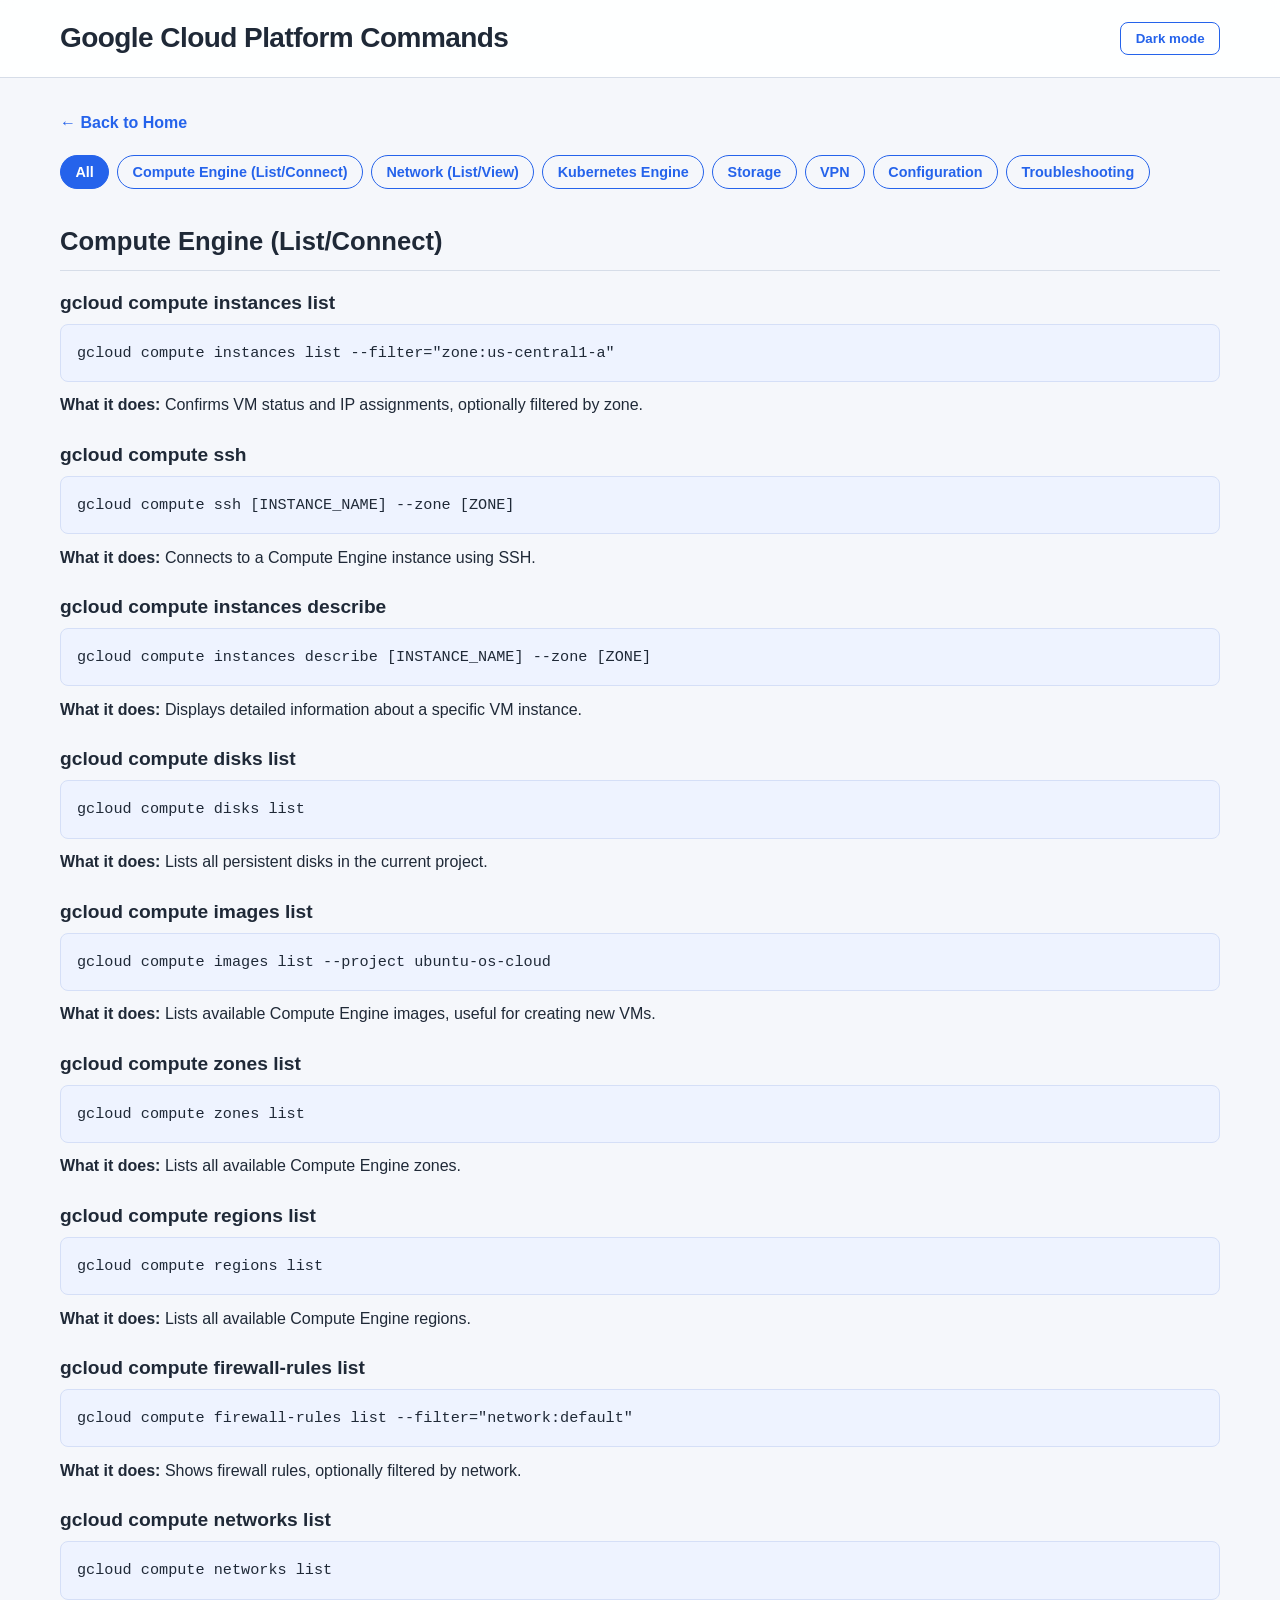
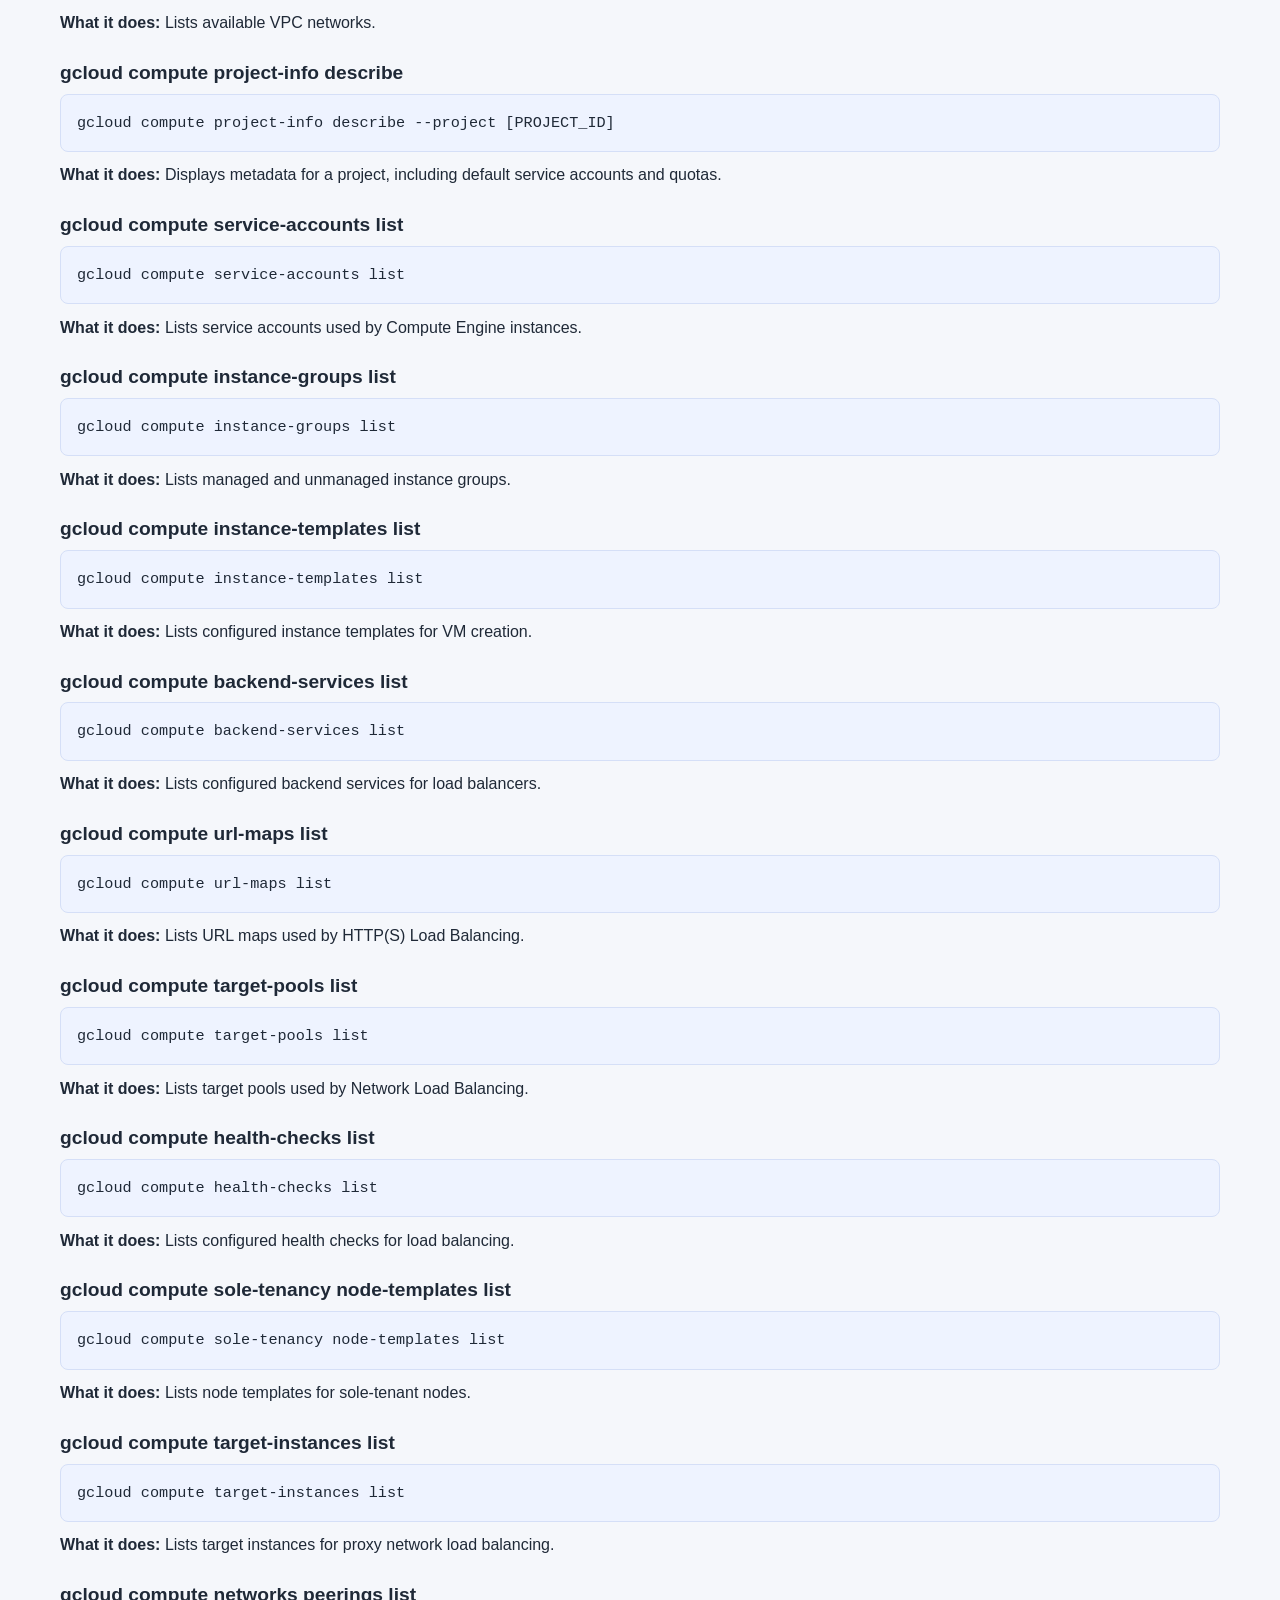
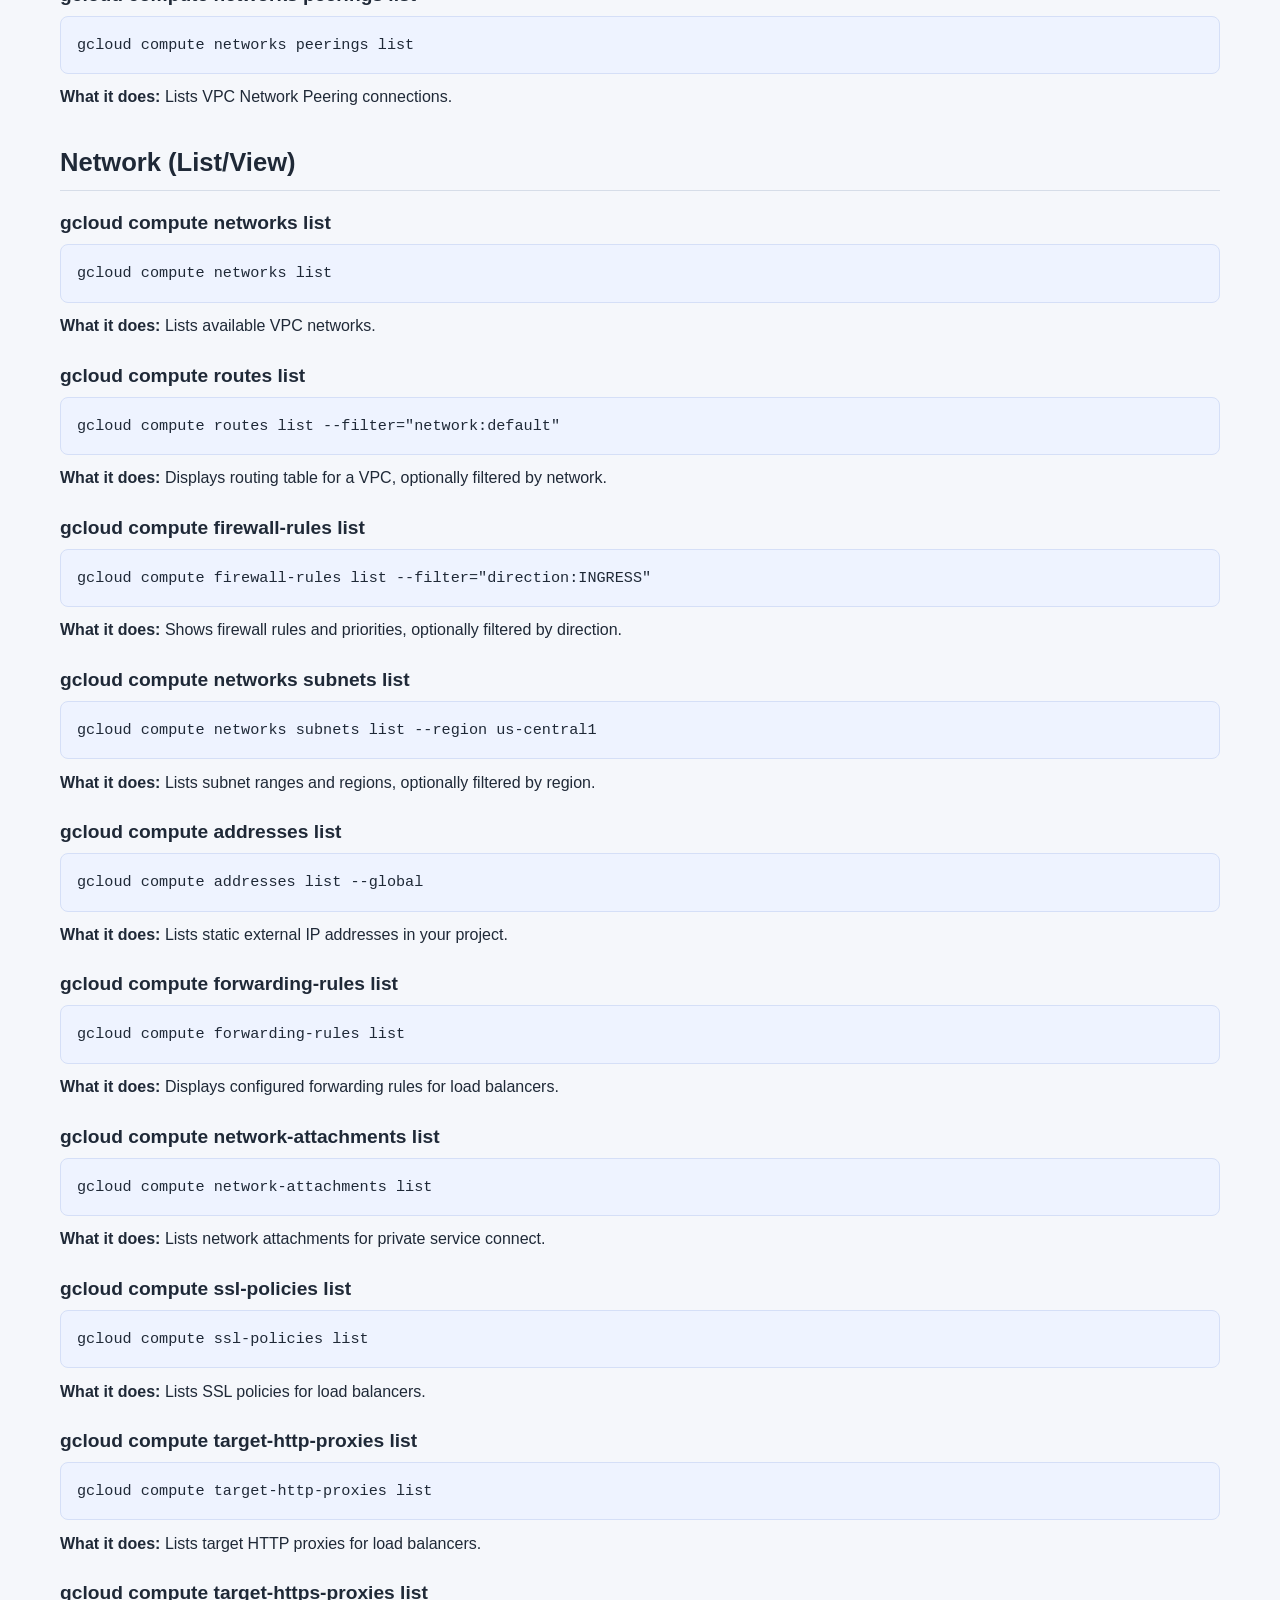
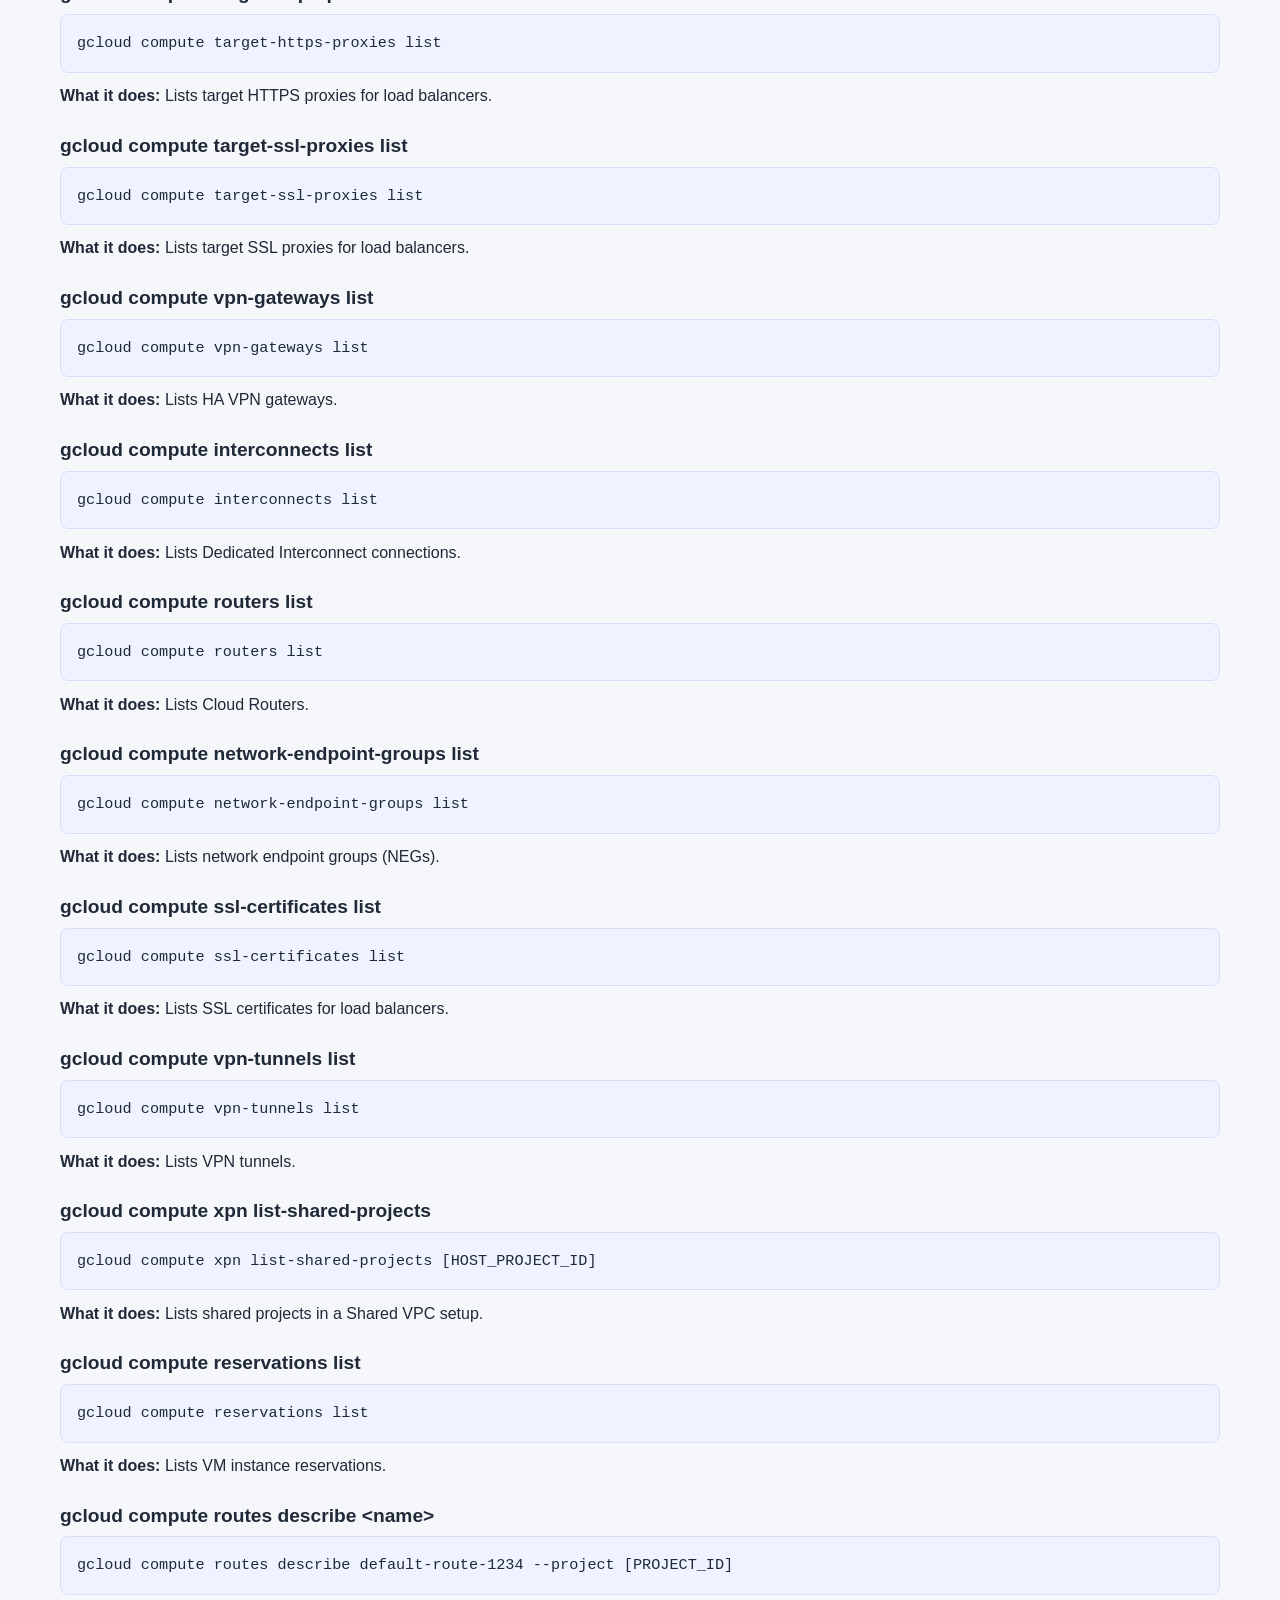
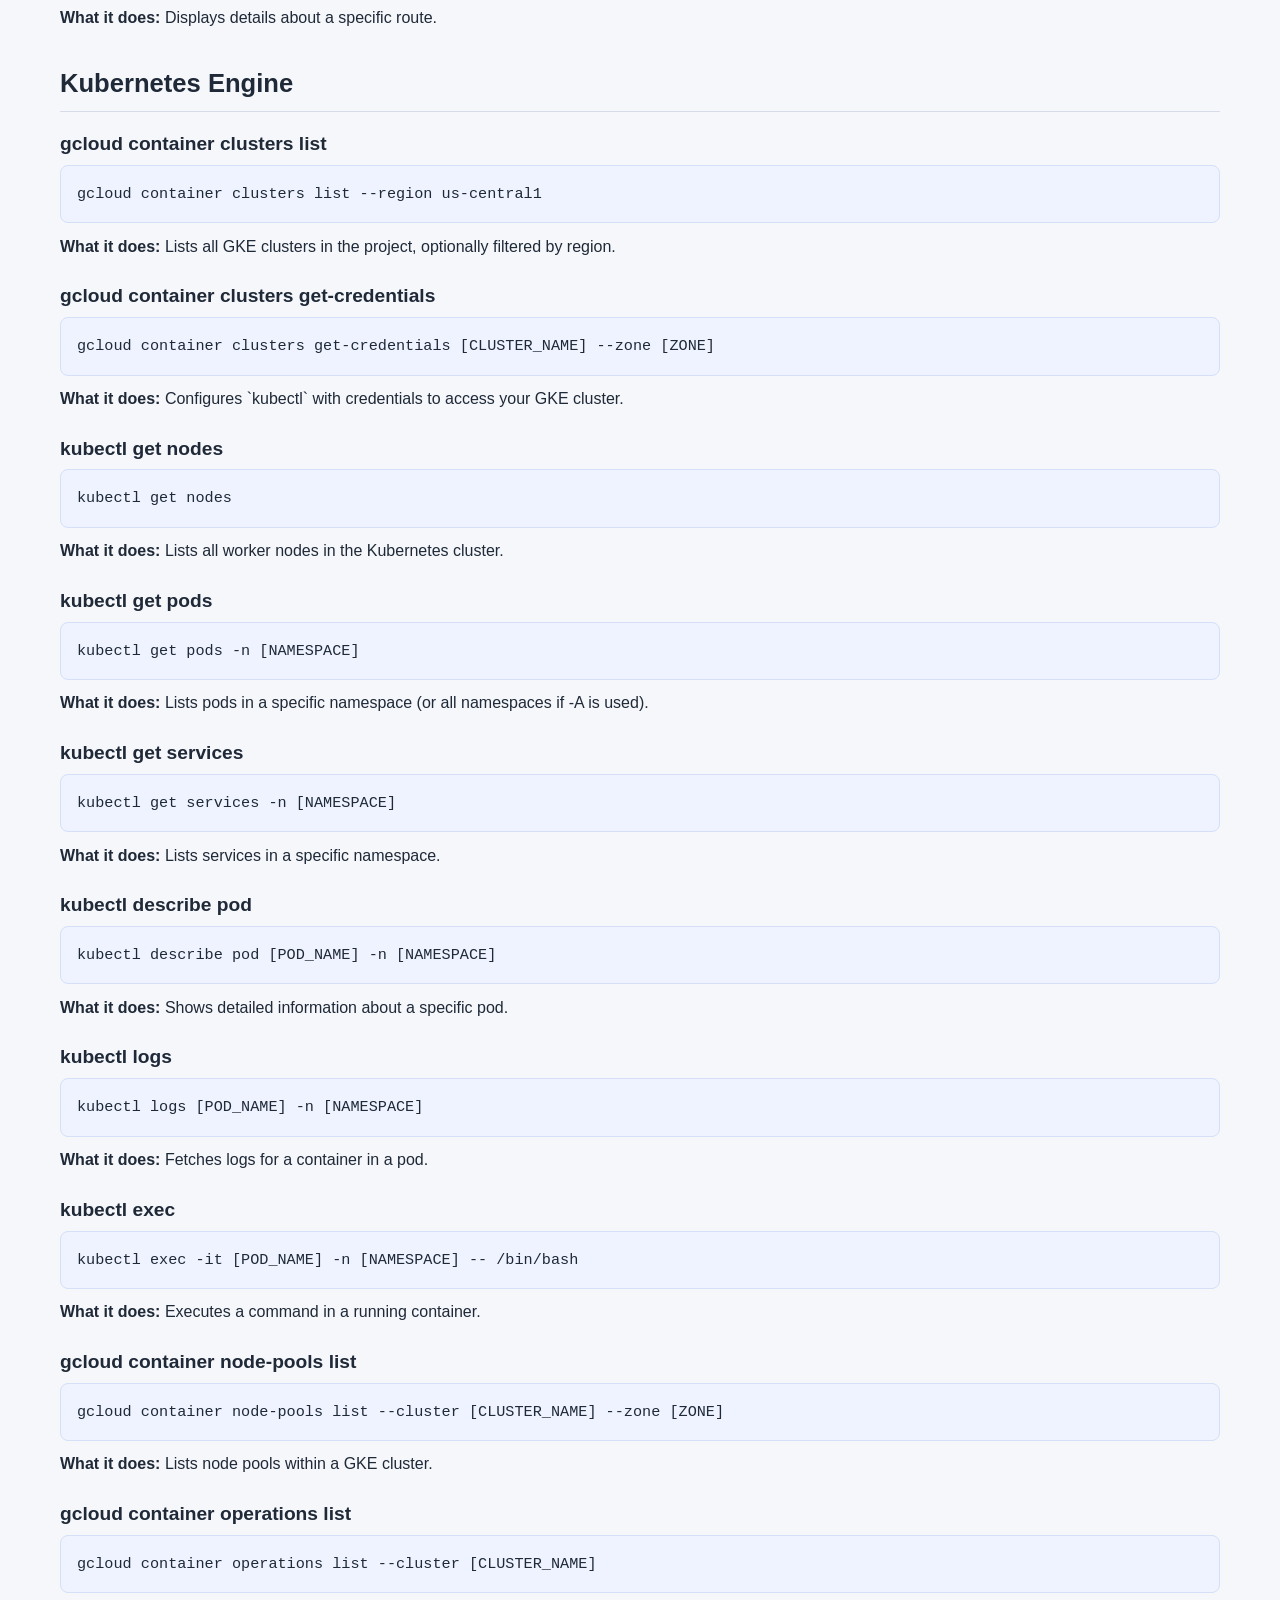
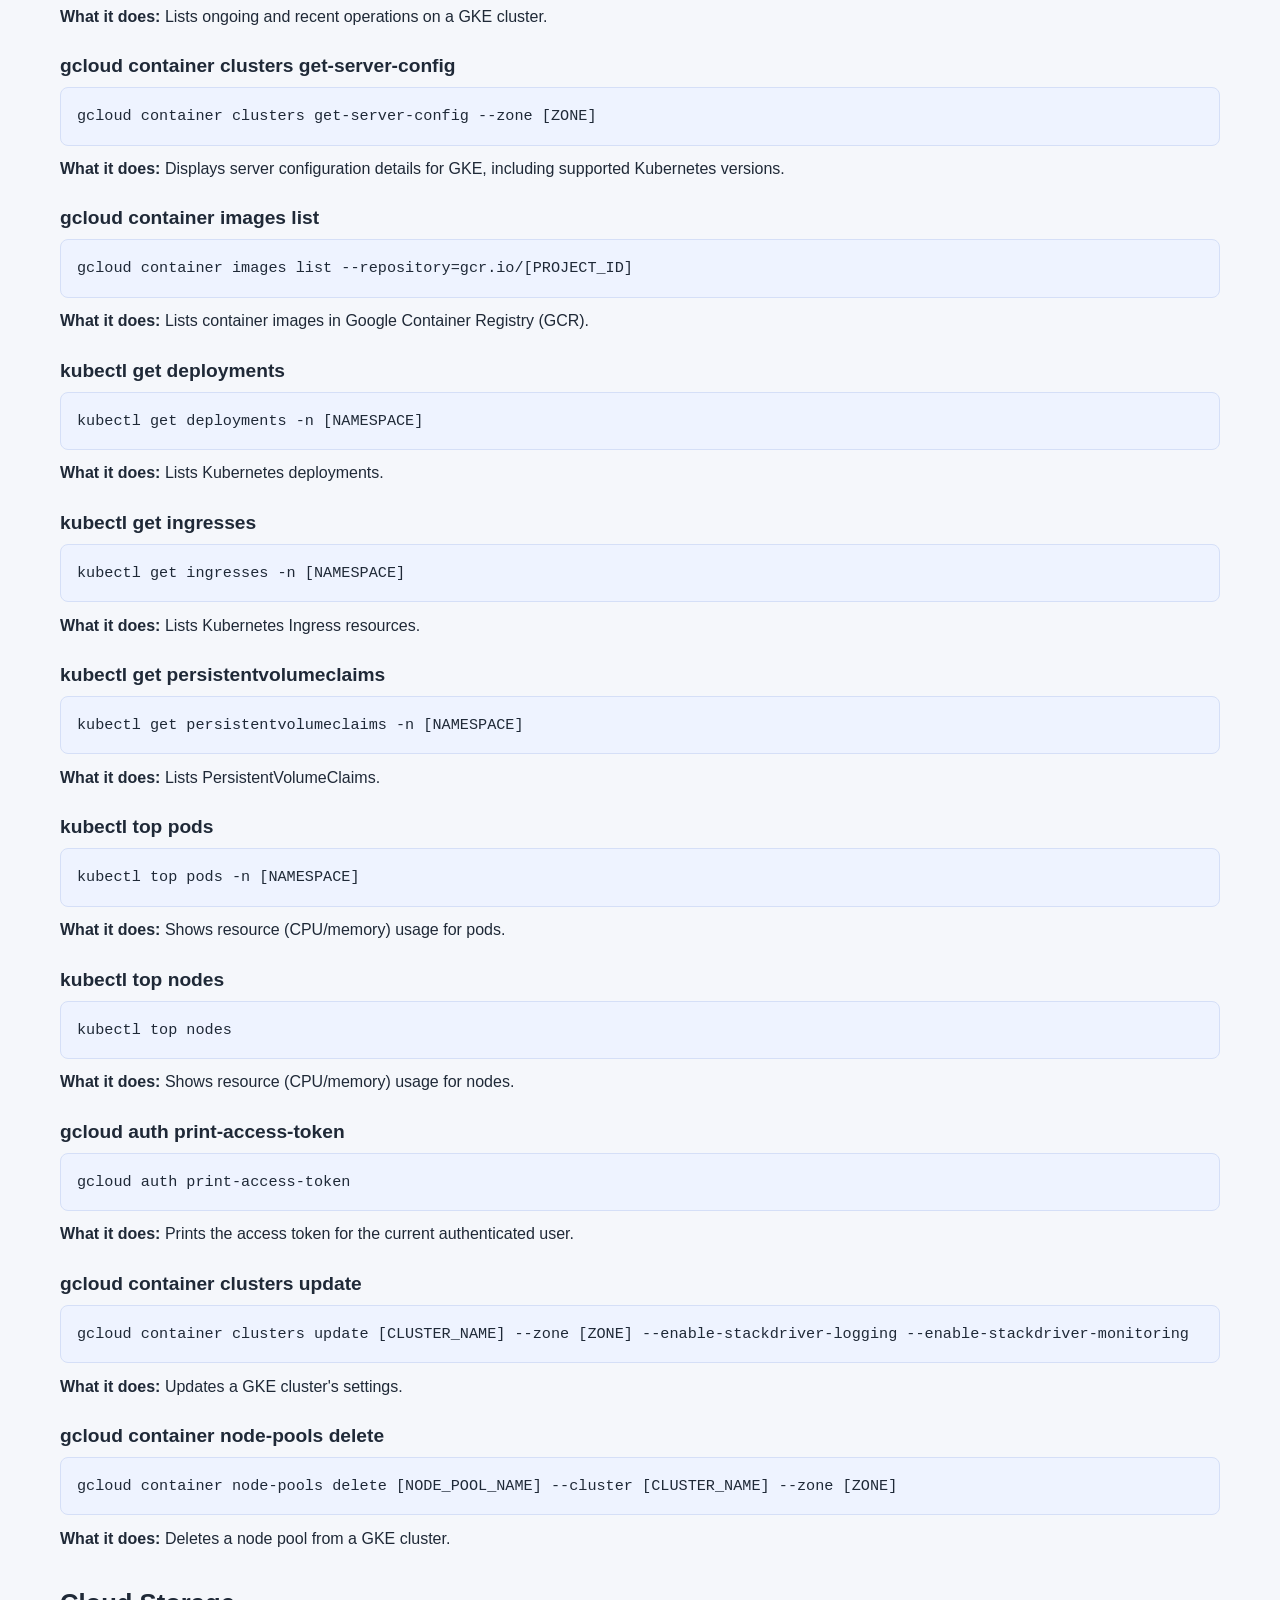
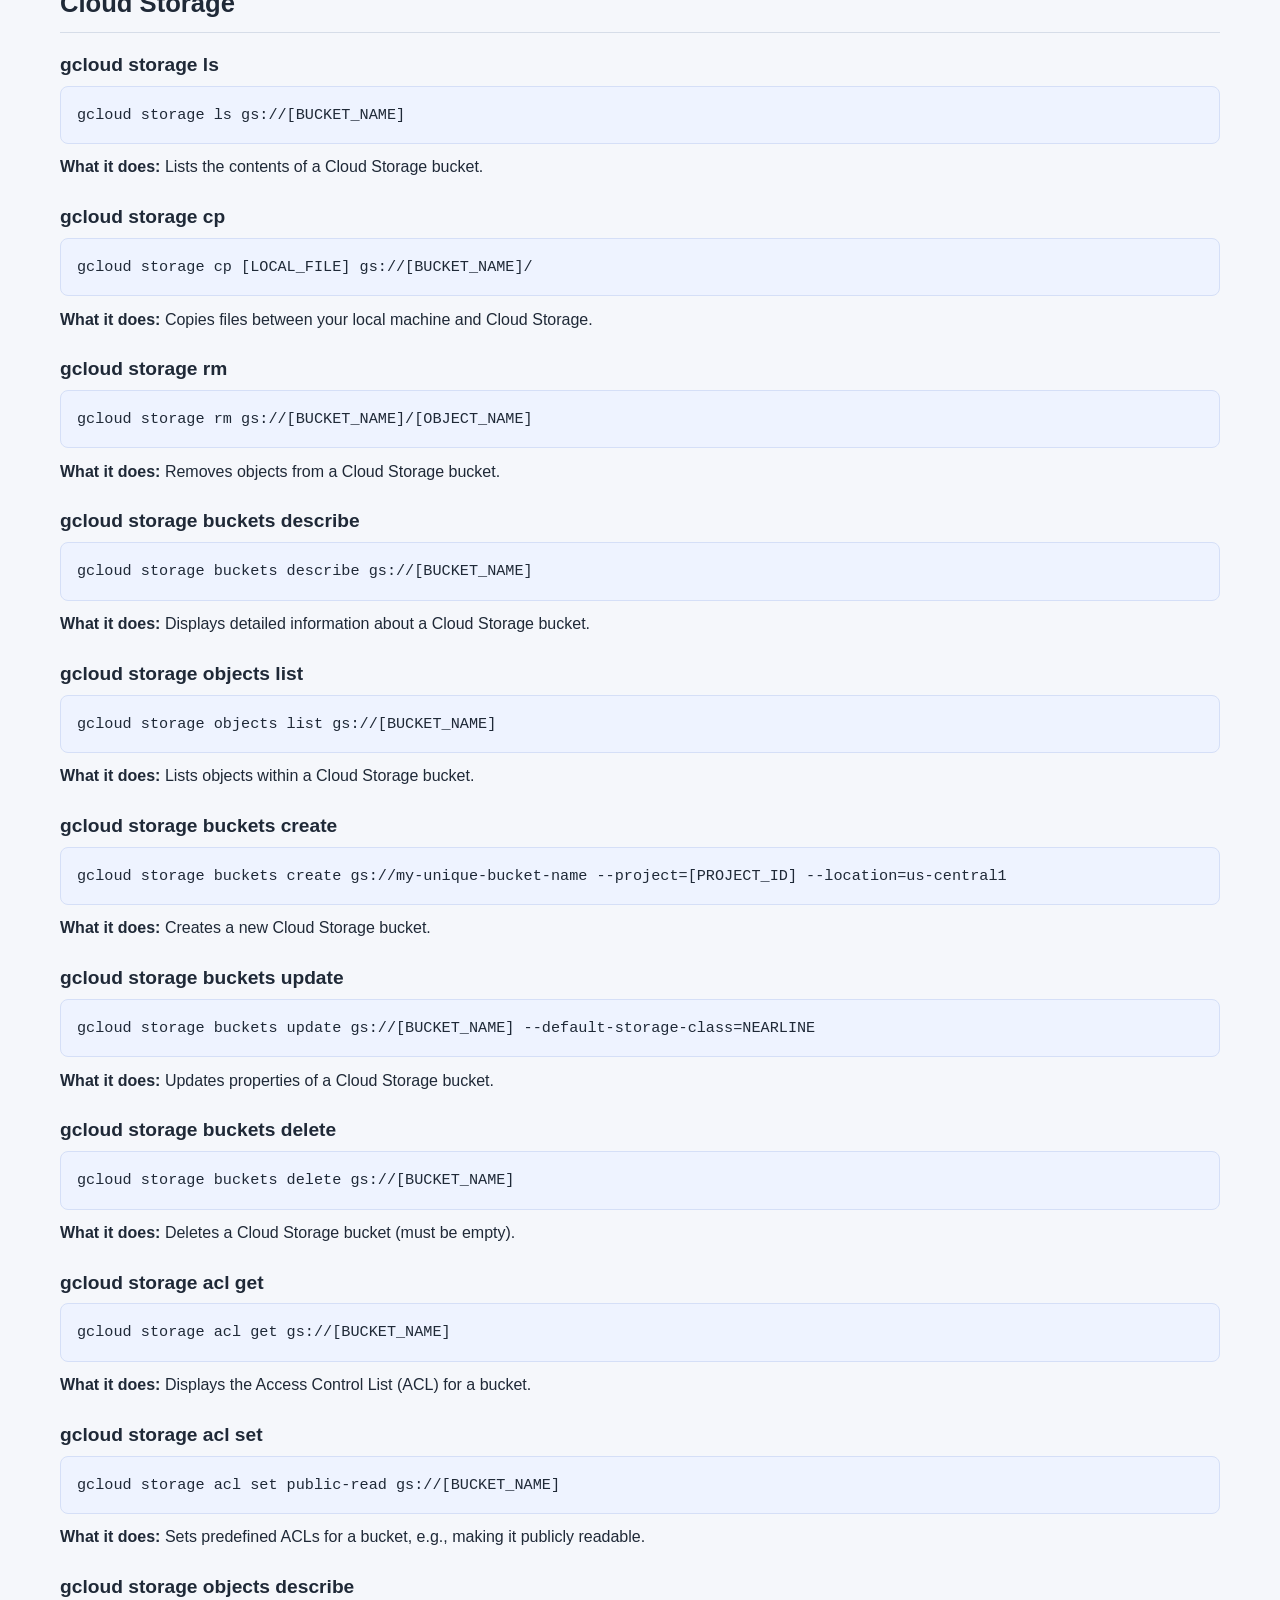
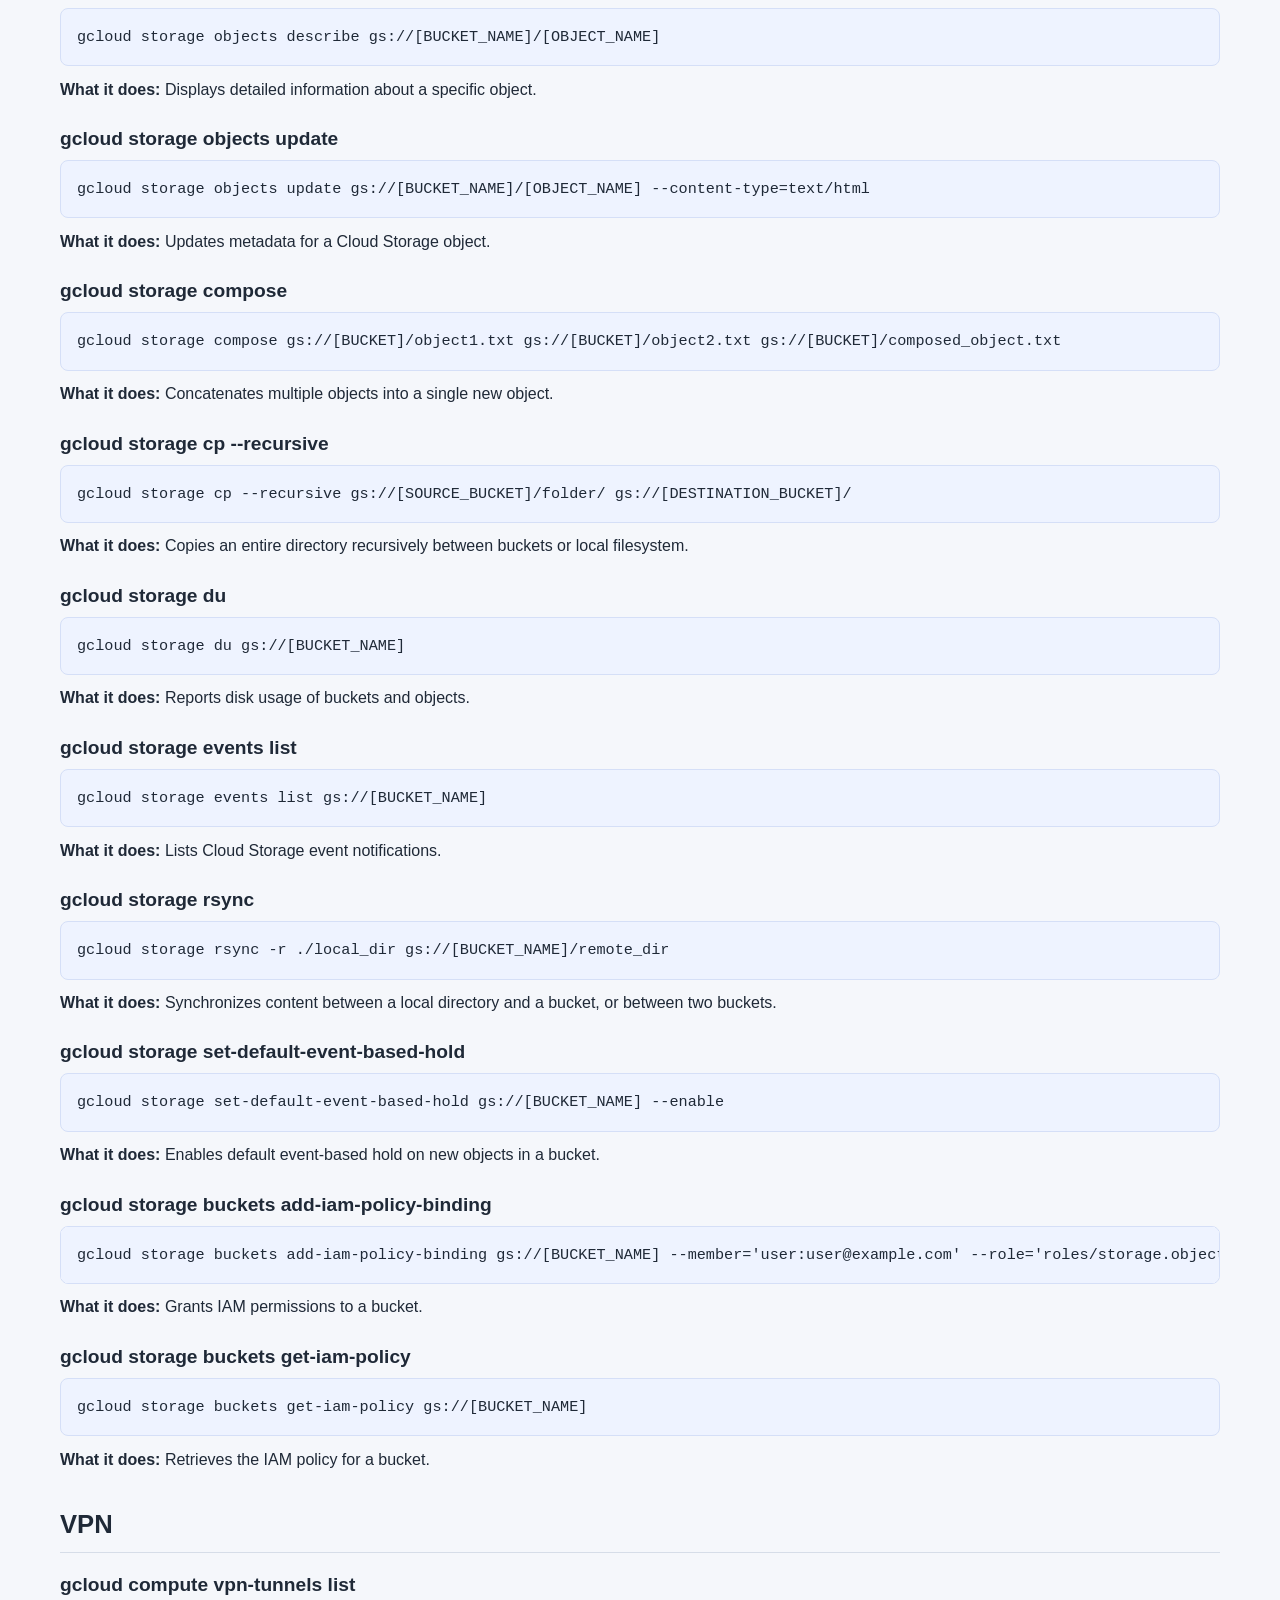
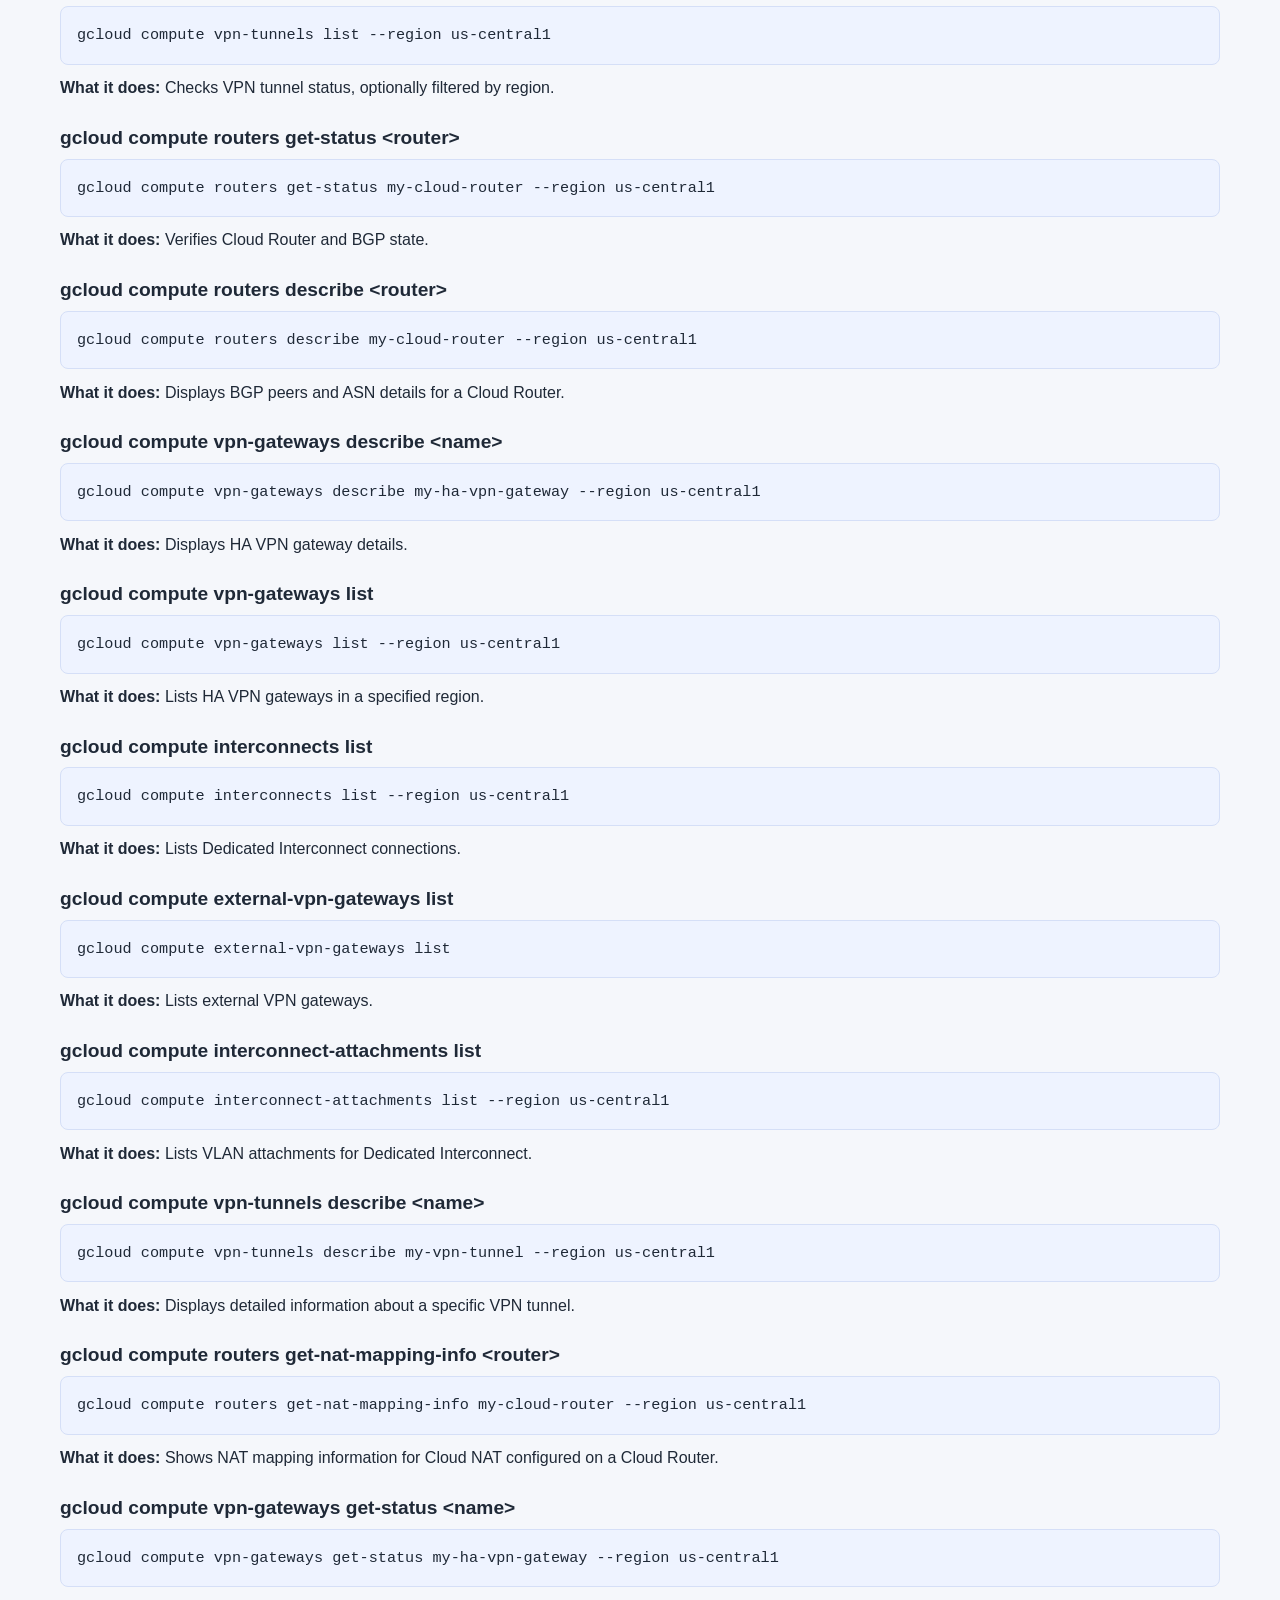
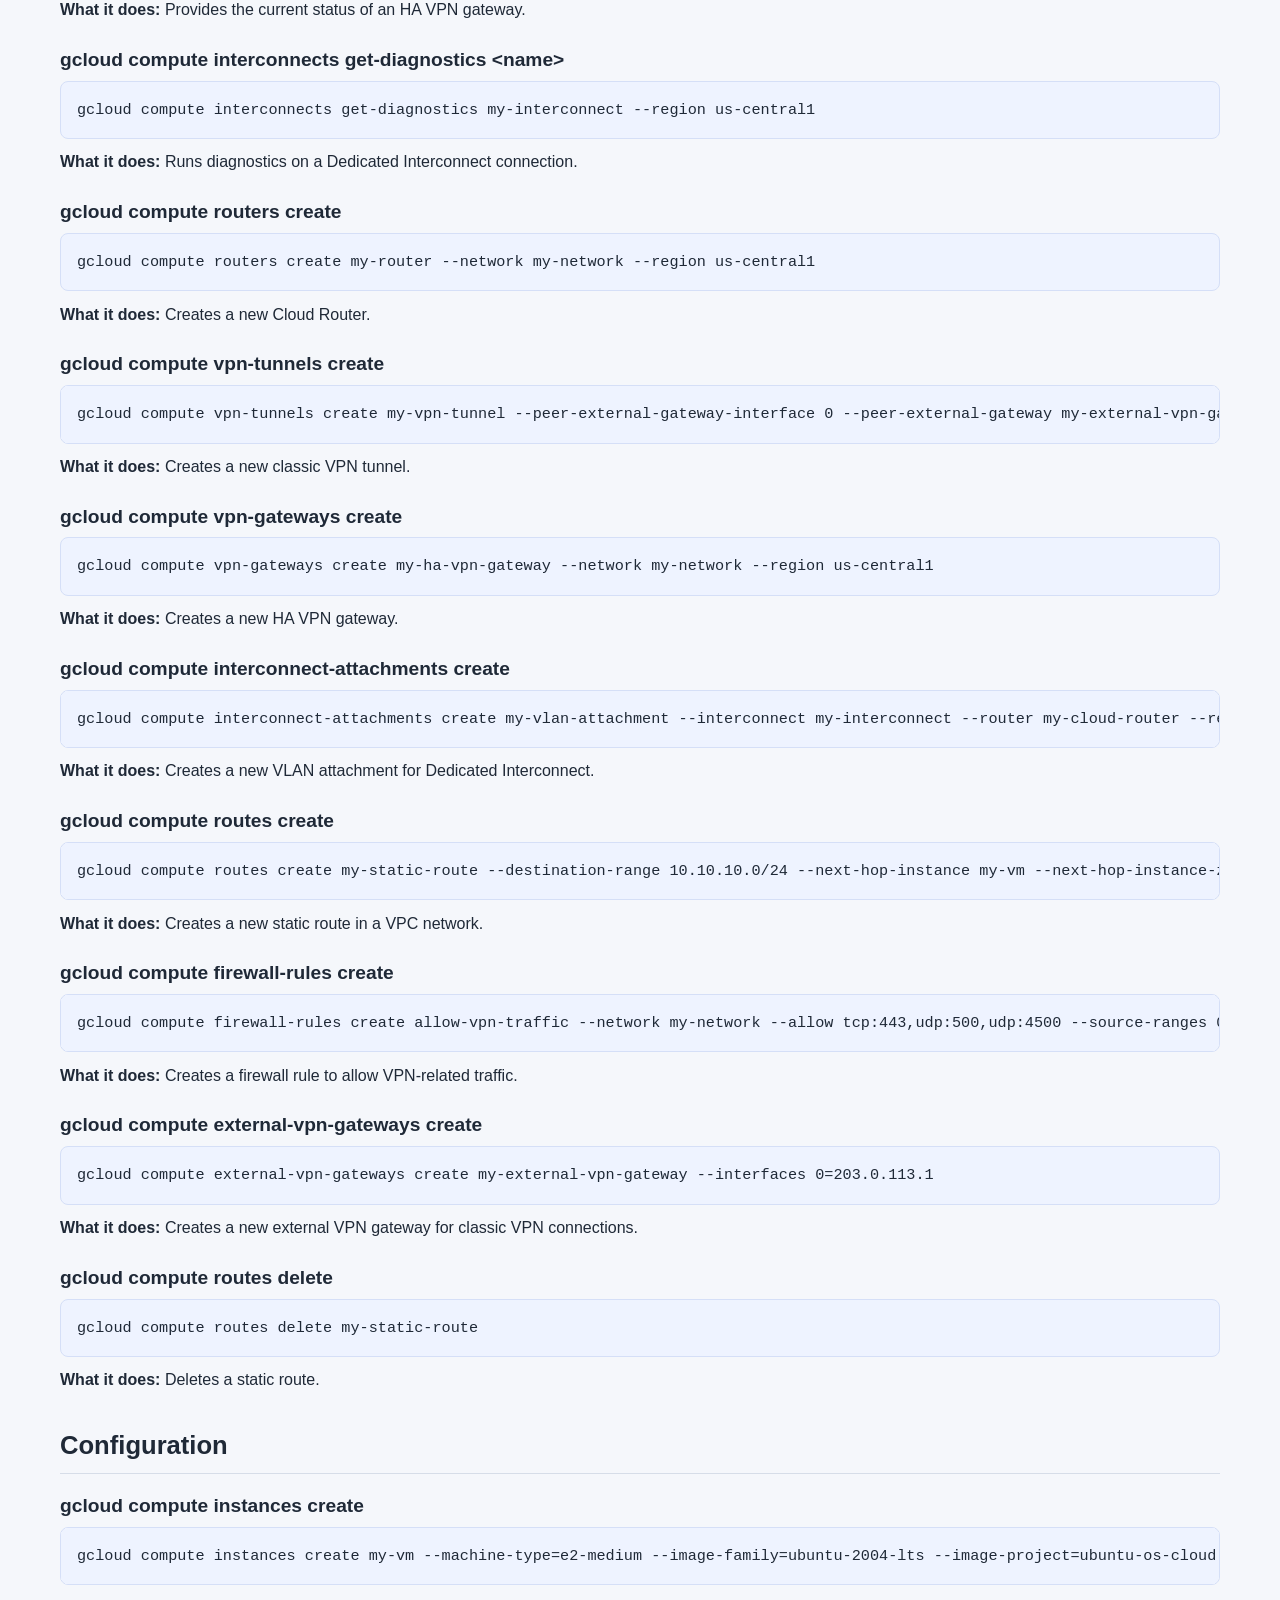
<file: pages/gcp.html>
<!DOCTYPE html>
<html lang="en">
<head>
    <meta charset="UTF-8">
    <meta name="viewport" content="width=device-width, initial-scale=1.0">
    <title>Google Cloud Platform - Technical Command Reference</title>
    <link rel="stylesheet" href="../css/style.css">
</head>
<body>
    <header>
        <div class="container">
            <h1>Google Cloud Platform Commands</h1>
            <div class="theme-switcher">
                <button id="theme-toggle">Toggle Dark Mode</button>
            </div>
        </div>
    </header>
    <main>
        <div class="container">
            <div class="page-header">
                <a href="../index.html" class="back-link">&larr; Back to Home</a>
            </div>

            <div class="filter-container">
                <button class="filter-btn active" data-category="all">All</button>
                <button class="filter-btn" data-category="compute">Compute Engine (List/Connect)</button>
                <button class="filter-btn" data-category="network">Network (List/View)</button>
                <button class="filter-btn" data-category="gke">Kubernetes Engine</button>
                <button class="filter-btn" data-category="storage">Storage</button>
                <button class="filter-btn" data-category="vpn">VPN</button>
                <button class="filter-btn" data-category="config">Configuration</button>
                <button class="filter-btn" data-category="troubleshooting">Troubleshooting</button>
            </div>

            <section class="command-category" data-category="compute">
                <h2>Compute Engine (List/Connect)</h2>
                <div class="command"><h3>gcloud compute instances list</h3><div class="command-container"><pre><code>gcloud compute instances list --filter="zone:us-central1-a"</code></pre></div><p><strong>What it does:</strong> Confirms VM status and IP assignments, optionally filtered by zone.</p></div>
                <div class="command"><h3>gcloud compute ssh</h3><div class="command-container"><pre><code>gcloud compute ssh [INSTANCE_NAME] --zone [ZONE]</code></pre></div><p><strong>What it does:</strong> Connects to a Compute Engine instance using SSH.</p></div>
                <div class="command"><h3>gcloud compute instances describe</h3><div class="command-container"><pre><code>gcloud compute instances describe [INSTANCE_NAME] --zone [ZONE]</code></pre></div><p><strong>What it does:</strong> Displays detailed information about a specific VM instance.</p></div>
                <div class="command"><h3>gcloud compute disks list</h3><div class="command-container"><pre><code>gcloud compute disks list</code></pre></div><p><strong>What it does:</strong> Lists all persistent disks in the current project.</p></div>
                <div class="command"><h3>gcloud compute images list</h3><div class="command-container"><pre><code>gcloud compute images list --project ubuntu-os-cloud</code></pre></div><p><strong>What it does:</strong> Lists available Compute Engine images, useful for creating new VMs.</p></div>
                <div class="command"><h3>gcloud compute zones list</h3><div class="command-container"><pre><code>gcloud compute zones list</code></pre></div><p><strong>What it does:</strong> Lists all available Compute Engine zones.</p></div>
                <div class="command"><h3>gcloud compute regions list</h3><div class="command-container"><pre><code>gcloud compute regions list</code></pre></div><p><strong>What it does:</strong> Lists all available Compute Engine regions.</p></div>
                <div class="command"><h3>gcloud compute firewall-rules list</h3><div class="command-container"><pre><code>gcloud compute firewall-rules list --filter="network:default"</code></pre></div><p><strong>What it does:</strong> Shows firewall rules, optionally filtered by network.</p></div>
                <div class="command"><h3>gcloud compute networks list</h3><div class="command-container"><pre><code>gcloud compute networks list</code></pre></div><p><strong>What it does:</strong> Lists available VPC networks.</p></div>
                <div class="command"><h3>gcloud compute project-info describe</h3><div class="command-container"><pre><code>gcloud compute project-info describe --project [PROJECT_ID]</code></pre></div><p><strong>What it does:</strong> Displays metadata for a project, including default service accounts and quotas.</p></div>
                <div class="command"><h3>gcloud compute service-accounts list</h3><div class="command-container"><pre><code>gcloud compute service-accounts list</code></pre></div><p><strong>What it does:</strong> Lists service accounts used by Compute Engine instances.</p></div>
                <div class="command"><h3>gcloud compute instance-groups list</h3><div class="command-container"><pre><code>gcloud compute instance-groups list</code></pre></div><p><strong>What it does:</strong> Lists managed and unmanaged instance groups.</p></div>
                <div class="command"><h3>gcloud compute instance-templates list</h3><div class="command-container"><pre><code>gcloud compute instance-templates list</code></pre></div><p><strong>What it does:</strong> Lists configured instance templates for VM creation.</p></div>
                <div class="command"><h3>gcloud compute backend-services list</h3><div class="command-container"><pre><code>gcloud compute backend-services list</code></pre></div><p><strong>What it does:</strong> Lists configured backend services for load balancers.</p></div>
                <div class="command"><h3>gcloud compute url-maps list</h3><div class="command-container"><pre><code>gcloud compute url-maps list</code></pre></div><p><strong>What it does:</strong> Lists URL maps used by HTTP(S) Load Balancing.</p></div>
                <div class="command"><h3>gcloud compute target-pools list</h3><div class="command-container"><pre><code>gcloud compute target-pools list</code></pre></div><p><strong>What it does:</strong> Lists target pools used by Network Load Balancing.</p></div>
                <div class="command"><h3>gcloud compute health-checks list</h3><div class="command-container"><pre><code>gcloud compute health-checks list</code></pre></div><p><strong>What it does:</strong> Lists configured health checks for load balancing.</p></div>
                <div class="command"><h3>gcloud compute sole-tenancy node-templates list</h3><div class="command-container"><pre><code>gcloud compute sole-tenancy node-templates list</code></pre></div><p><strong>What it does:</strong> Lists node templates for sole-tenant nodes.</p></div>
                <div class="command"><h3>gcloud compute target-instances list</h3><div class="command-container"><pre><code>gcloud compute target-instances list</code></pre></div><p><strong>What it does:</strong> Lists target instances for proxy network load balancing.</p></div>
                <div class="command"><h3>gcloud compute networks peerings list</h3><div class="command-container"><pre><code>gcloud compute networks peerings list</code></pre></div><p><strong>What it does:</strong> Lists VPC Network Peering connections.</p></div>
            </section>

            <section class="command-category" data-category="network">
                <h2>Network (List/View)</h2>
                <div class="command"><h3>gcloud compute networks list</h3><div class="command-container"><pre><code>gcloud compute networks list</code></pre></div><p><strong>What it does:</strong> Lists available VPC networks.</p></div>
                <div class="command"><h3>gcloud compute routes list</h3><div class="command-container"><pre><code>gcloud compute routes list --filter="network:default"</code></pre></div><p><strong>What it does:</strong> Displays routing table for a VPC, optionally filtered by network.</p></div>
                <div class="command"><h3>gcloud compute firewall-rules list</h3><div class="command-container"><pre><code>gcloud compute firewall-rules list --filter="direction:INGRESS"</code></pre></div><p><strong>What it does:</strong> Shows firewall rules and priorities, optionally filtered by direction.</p></div>
                <div class="command"><h3>gcloud compute networks subnets list</h3><div class="command-container"><pre><code>gcloud compute networks subnets list --region us-central1</code></pre></div><p><strong>What it does:</strong> Lists subnet ranges and regions, optionally filtered by region.</p></div>
                <div class="command"><h3>gcloud compute addresses list</h3><div class="command-container"><pre><code>gcloud compute addresses list --global</code></pre></div><p><strong>What it does:</strong> Lists static external IP addresses in your project.</p></div>
                <div class="command"><h3>gcloud compute forwarding-rules list</h3><div class="command-container"><pre><code>gcloud compute forwarding-rules list</code></pre></div><p><strong>What it does:</strong> Displays configured forwarding rules for load balancers.</p></div>
                <div class="command"><h3>gcloud compute network-attachments list</h3><div class="command-container"><pre><code>gcloud compute network-attachments list</code></pre></div><p><strong>What it does:</strong> Lists network attachments for private service connect.</p></div>
                <div class="command"><h3>gcloud compute ssl-policies list</h3><div class="command-container"><pre><code>gcloud compute ssl-policies list</code></pre></div><p><strong>What it does:</strong> Lists SSL policies for load balancers.</p></div>
                <div class="command"><h3>gcloud compute target-http-proxies list</h3><div class="command-container"><pre><code>gcloud compute target-http-proxies list</code></pre></div><p><strong>What it does:</strong> Lists target HTTP proxies for load balancers.</p></div>
                <div class="command"><h3>gcloud compute target-https-proxies list</h3><div class="command-container"><pre><code>gcloud compute target-https-proxies list</code></pre></div><p><strong>What it does:</strong> Lists target HTTPS proxies for load balancers.</p></div>
                <div class="command"><h3>gcloud compute target-ssl-proxies list</h3><div class="command-container"><pre><code>gcloud compute target-ssl-proxies list</code></pre></div><p><strong>What it does:</strong> Lists target SSL proxies for load balancers.</p></div>
                <div class="command"><h3>gcloud compute vpn-gateways list</h3><div class="command-container"><pre><code>gcloud compute vpn-gateways list</code></pre></div><p><strong>What it does:</strong> Lists HA VPN gateways.</p></div>
                <div class="command"><h3>gcloud compute interconnects list</h3><div class="command-container"><pre><code>gcloud compute interconnects list</code></pre></div><p><strong>What it does:</strong> Lists Dedicated Interconnect connections.</p></div>
                <div class="command"><h3>gcloud compute routers list</h3><div class="command-container"><pre><code>gcloud compute routers list</code></pre></div><p><strong>What it does:</strong> Lists Cloud Routers.</p></div>
                <div class="command"><h3>gcloud compute network-endpoint-groups list</h3><div class="command-container"><pre><code>gcloud compute network-endpoint-groups list</code></pre></div><p><strong>What it does:</strong> Lists network endpoint groups (NEGs).</p></div>
                <div class="command"><h3>gcloud compute ssl-certificates list</h3><div class="command-container"><pre><code>gcloud compute ssl-certificates list</code></pre></div><p><strong>What it does:</strong> Lists SSL certificates for load balancers.</p></div>
                <div class="command"><h3>gcloud compute vpn-tunnels list</h3><div class="command-container"><pre><code>gcloud compute vpn-tunnels list</code></pre></div><p><strong>What it does:</strong> Lists VPN tunnels.</p></div>
                <div class="command"><h3>gcloud compute xpn list-shared-projects</h3><div class="command-container"><pre><code>gcloud compute xpn list-shared-projects [HOST_PROJECT_ID]</code></pre></div><p><strong>What it does:</strong> Lists shared projects in a Shared VPC setup.</p></div>
                <div class="command"><h3>gcloud compute reservations list</h3><div class="command-container"><pre><code>gcloud compute reservations list</code></pre></div><p><strong>What it does:</strong> Lists VM instance reservations.</p></div>
                <div class="command"><h3>gcloud compute routes describe <name></h3><div class="command-container"><pre><code>gcloud compute routes describe default-route-1234 --project [PROJECT_ID]</code></pre></div><p><strong>What it does:</strong> Displays details about a specific route.</p></div>
            </section>
            
            <section class="command-category" data-category="gke">
                <h2>Kubernetes Engine</h2>
                <div class="command"><h3>gcloud container clusters list</h3><div class="command-container"><pre><code>gcloud container clusters list --region us-central1</code></pre></div><p><strong>What it does:</strong> Lists all GKE clusters in the project, optionally filtered by region.</p></div>
                <div class="command"><h3>gcloud container clusters get-credentials</h3><div class="command-container"><pre><code>gcloud container clusters get-credentials [CLUSTER_NAME] --zone [ZONE]</code></pre></div><p><strong>What it does:</strong> Configures `kubectl` with credentials to access your GKE cluster.</p></div>
                <div class="command"><h3>kubectl get nodes</h3><div class="command-container"><pre><code>kubectl get nodes</code></pre></div><p><strong>What it does:</strong> Lists all worker nodes in the Kubernetes cluster.</p></div>
                <div class="command"><h3>kubectl get pods</h3><div class="command-container"><pre><code>kubectl get pods -n [NAMESPACE]</code></pre></div><p><strong>What it does:</strong> Lists pods in a specific namespace (or all namespaces if -A is used).</p></div>
                <div class="command"><h3>kubectl get services</h3><div class="command-container"><pre><code>kubectl get services -n [NAMESPACE]</code></pre></div><p><strong>What it does:</strong> Lists services in a specific namespace.</p></div>
                <div class="command"><h3>kubectl describe pod</h3><div class="command-container"><pre><code>kubectl describe pod [POD_NAME] -n [NAMESPACE]</code></pre></div><p><strong>What it does:</strong> Shows detailed information about a specific pod.</p></div>
                <div class="command"><h3>kubectl logs</h3><div class="command-container"><pre><code>kubectl logs [POD_NAME] -n [NAMESPACE]</code></pre></div><p><strong>What it does:</strong> Fetches logs for a container in a pod.</p></div>
                <div class="command"><h3>kubectl exec</h3><div class="command-container"><pre><code>kubectl exec -it [POD_NAME] -n [NAMESPACE] -- /bin/bash</code></pre></div><p><strong>What it does:</strong> Executes a command in a running container.</p></div>
                <div class="command"><h3>gcloud container node-pools list</h3><div class="command-container"><pre><code>gcloud container node-pools list --cluster [CLUSTER_NAME] --zone [ZONE]</code></pre></div><p><strong>What it does:</strong> Lists node pools within a GKE cluster.</p></div>
                <div class="command"><h3>gcloud container operations list</h3><div class="command-container"><pre><code>gcloud container operations list --cluster [CLUSTER_NAME]</code></pre></div><p><strong>What it does:</strong> Lists ongoing and recent operations on a GKE cluster.</p></div>
                <div class="command"><h3>gcloud container clusters get-server-config</h3><div class="command-container"><pre><code>gcloud container clusters get-server-config --zone [ZONE]</code></pre></div><p><strong>What it does:</strong> Displays server configuration details for GKE, including supported Kubernetes versions.</p></div>
                <div class="command"><h3>gcloud container images list</h3><div class="command-container"><pre><code>gcloud container images list --repository=gcr.io/[PROJECT_ID]</code></pre></div><p><strong>What it does:</strong> Lists container images in Google Container Registry (GCR).</p></div>
                <div class="command"><h3>kubectl get deployments</h3><div class="command-container"><pre><code>kubectl get deployments -n [NAMESPACE]</code></pre></div><p><strong>What it does:</strong> Lists Kubernetes deployments.</p></div>
                <div class="command"><h3>kubectl get ingresses</h3><div class="command-container"><pre><code>kubectl get ingresses -n [NAMESPACE]</code></pre></div><p><strong>What it does:</strong> Lists Kubernetes Ingress resources.</p></div>
                <div class="command"><h3>kubectl get persistentvolumeclaims</h3><div class="command-container"><pre><code>kubectl get persistentvolumeclaims -n [NAMESPACE]</code></pre></div><p><strong>What it does:</strong> Lists PersistentVolumeClaims.</p></div>
                <div class="command"><h3>kubectl top pods</h3><div class="command-container"><pre><code>kubectl top pods -n [NAMESPACE]</code></pre></div><p><strong>What it does:</strong> Shows resource (CPU/memory) usage for pods.</p></div>
                <div class="command"><h3>kubectl top nodes</h3><div class="command-container"><pre><code>kubectl top nodes</code></pre></div><p><strong>What it does:</strong> Shows resource (CPU/memory) usage for nodes.</p></div>
                <div class="command"><h3>gcloud auth print-access-token</h3><div class="command-container"><pre><code>gcloud auth print-access-token</code></pre></div><p><strong>What it does:</strong> Prints the access token for the current authenticated user.</p></div>
                <div class="command"><h3>gcloud container clusters update</h3><div class="command-container"><pre><code>gcloud container clusters update [CLUSTER_NAME] --zone [ZONE] --enable-stackdriver-logging --enable-stackdriver-monitoring</code></pre></div><p><strong>What it does:</strong> Updates a GKE cluster's settings.</p></div>
                <div class="command"><h3>gcloud container node-pools delete</h3><div class="command-container"><pre><code>gcloud container node-pools delete [NODE_POOL_NAME] --cluster [CLUSTER_NAME] --zone [ZONE]</code></pre></div><p><strong>What it does:</strong> Deletes a node pool from a GKE cluster.</p></div>
            </section>

            <section class="command-category" data-category="storage">
                <h2>Cloud Storage</h2>
                <div class="command"><h3>gcloud storage ls</h3><div class="command-container"><pre><code>gcloud storage ls gs://[BUCKET_NAME]</code></pre></div><p><strong>What it does:</strong> Lists the contents of a Cloud Storage bucket.</p></div>
                <div class="command"><h3>gcloud storage cp</h3><div class="command-container"><pre><code>gcloud storage cp [LOCAL_FILE] gs://[BUCKET_NAME]/</code></pre></div><p><strong>What it does:</strong> Copies files between your local machine and Cloud Storage.</p></div>
                <div class="command"><h3>gcloud storage rm</h3><div class="command-container"><pre><code>gcloud storage rm gs://[BUCKET_NAME]/[OBJECT_NAME]</code></pre></div><p><strong>What it does:</strong> Removes objects from a Cloud Storage bucket.</p></div>
                <div class="command"><h3>gcloud storage buckets describe</h3><div class="command-container"><pre><code>gcloud storage buckets describe gs://[BUCKET_NAME]</code></pre></div><p><strong>What it does:</strong> Displays detailed information about a Cloud Storage bucket.</p></div>
                <div class="command"><h3>gcloud storage objects list</h3><div class="command-container"><pre><code>gcloud storage objects list gs://[BUCKET_NAME]</code></pre></div><p><strong>What it does:</strong> Lists objects within a Cloud Storage bucket.</p></div>
                <div class="command"><h3>gcloud storage buckets create</h3><div class="command-container"><pre><code>gcloud storage buckets create gs://my-unique-bucket-name --project=[PROJECT_ID] --location=us-central1</code></pre></div><p><strong>What it does:</strong> Creates a new Cloud Storage bucket.</p></div>
                <div class="command"><h3>gcloud storage buckets update</h3><div class="command-container"><pre><code>gcloud storage buckets update gs://[BUCKET_NAME] --default-storage-class=NEARLINE</code></pre></div><p><strong>What it does:</strong> Updates properties of a Cloud Storage bucket.</p></div>
                <div class="command"><h3>gcloud storage buckets delete</h3><div class="command-container"><pre><code>gcloud storage buckets delete gs://[BUCKET_NAME]</code></pre></div><p><strong>What it does:</strong> Deletes a Cloud Storage bucket (must be empty).</p></div>
                <div class="command"><h3>gcloud storage acl get</h3><div class="command-container"><pre><code>gcloud storage acl get gs://[BUCKET_NAME]</code></pre></div><p><strong>What it does:</strong> Displays the Access Control List (ACL) for a bucket.</p></div>
                <div class="command"><h3>gcloud storage acl set</h3><div class="command-container"><pre><code>gcloud storage acl set public-read gs://[BUCKET_NAME]</code></pre></div><p><strong>What it does:</strong> Sets predefined ACLs for a bucket, e.g., making it publicly readable.</p></div>
                <div class="command"><h3>gcloud storage objects describe</h3><div class="command-container"><pre><code>gcloud storage objects describe gs://[BUCKET_NAME]/[OBJECT_NAME]</code></pre></div><p><strong>What it does:</strong> Displays detailed information about a specific object.</p></div>
                <div class="command"><h3>gcloud storage objects update</h3><div class="command-container"><pre><code>gcloud storage objects update gs://[BUCKET_NAME]/[OBJECT_NAME] --content-type=text/html</code></pre></div><p><strong>What it does:</strong> Updates metadata for a Cloud Storage object.</p></div>
                <div class="command"><h3>gcloud storage compose</h3><div class="command-container"><pre><code>gcloud storage compose gs://[BUCKET]/object1.txt gs://[BUCKET]/object2.txt gs://[BUCKET]/composed_object.txt</code></pre></div><p><strong>What it does:</strong> Concatenates multiple objects into a single new object.</p></div>
                <div class="command"><h3>gcloud storage cp --recursive</h3><div class="command-container"><pre><code>gcloud storage cp --recursive gs://[SOURCE_BUCKET]/folder/ gs://[DESTINATION_BUCKET]/</code></pre></div><p><strong>What it does:</strong> Copies an entire directory recursively between buckets or local filesystem.</p></div>
                <div class="command"><h3>gcloud storage du</h3><div class="command-container"><pre><code>gcloud storage du gs://[BUCKET_NAME]</code></pre></div><p><strong>What it does:</strong> Reports disk usage of buckets and objects.</p></div>
                <div class="command"><h3>gcloud storage events list</h3><div class="command-container"><pre><code>gcloud storage events list gs://[BUCKET_NAME]</code></pre></div><p><strong>What it does:</strong> Lists Cloud Storage event notifications.</p></div>
                <div class="command"><h3>gcloud storage rsync</h3><div class="command-container"><pre><code>gcloud storage rsync -r ./local_dir gs://[BUCKET_NAME]/remote_dir</code></pre></div><p><strong>What it does:</strong> Synchronizes content between a local directory and a bucket, or between two buckets.</p></div>
                <div class="command"><h3>gcloud storage set-default-event-based-hold</h3><div class="command-container"><pre><code>gcloud storage set-default-event-based-hold gs://[BUCKET_NAME] --enable</code></pre></div><p><strong>What it does:</strong> Enables default event-based hold on new objects in a bucket.</p></div>
                <div class="command"><h3>gcloud storage buckets add-iam-policy-binding</h3><div class="command-container"><pre><code>gcloud storage buckets add-iam-policy-binding gs://[BUCKET_NAME] --member='user:user@example.com' --role='roles/storage.objectViewer'</code></pre></div><p><strong>What it does:</strong> Grants IAM permissions to a bucket.</p></div>
                <div class="command"><h3>gcloud storage buckets get-iam-policy</h3><div class="command-container"><pre><code>gcloud storage buckets get-iam-policy gs://[BUCKET_NAME]</code></pre></div><p><strong>What it does:</strong> Retrieves the IAM policy for a bucket.</p></div>
            </section>

            <section class="command-category" data-category="vpn">
                <h2>VPN</h2>
                <div class="command"><h3>gcloud compute vpn-tunnels list</h3><div class="command-container"><pre><code>gcloud compute vpn-tunnels list --region us-central1</code></pre></div><p><strong>What it does:</strong> Checks VPN tunnel status, optionally filtered by region.</p></div>
                <div class="command"><h3>gcloud compute routers get-status &lt;router&gt;</h3><div class="command-container"><pre><code>gcloud compute routers get-status my-cloud-router --region us-central1</code></pre></div><p><strong>What it does:</strong> Verifies Cloud Router and BGP state.</p></div>
                <div class="command"><h3>gcloud compute routers describe &lt;router&gt;</h3><div class="command-container"><pre><code>gcloud compute routers describe my-cloud-router --region us-central1</code></pre></div><p><strong>What it does:</strong> Displays BGP peers and ASN details for a Cloud Router.</p></div>
                <div class="command"><h3>gcloud compute vpn-gateways describe &lt;name&gt;</h3><div class="command-container"><pre><code>gcloud compute vpn-gateways describe my-ha-vpn-gateway --region us-central1</code></pre></div><p><strong>What it does:</strong> Displays HA VPN gateway details.</p></div>
                <div class="command"><h3>gcloud compute vpn-gateways list</h3><div class="command-container"><pre><code>gcloud compute vpn-gateways list --region us-central1</code></pre></div><p><strong>What it does:</strong> Lists HA VPN gateways in a specified region.</p></div>
                <div class="command"><h3>gcloud compute interconnects list</h3><div class="command-container"><pre><code>gcloud compute interconnects list --region us-central1</code></pre></div><p><strong>What it does:</strong> Lists Dedicated Interconnect connections.</p></div>
                <div class="command"><h3>gcloud compute external-vpn-gateways list</h3><div class="command-container"><pre><code>gcloud compute external-vpn-gateways list</code></pre></div><p><strong>What it does:</strong> Lists external VPN gateways.</p></div>
                <div class="command"><h3>gcloud compute interconnect-attachments list</h3><div class="command-container"><pre><code>gcloud compute interconnect-attachments list --region us-central1</code></pre></div><p><strong>What it does:</strong> Lists VLAN attachments for Dedicated Interconnect.</p></div>
                <div class="command"><h3>gcloud compute vpn-tunnels describe &lt;name&gt;</h3><div class="command-container"><pre><code>gcloud compute vpn-tunnels describe my-vpn-tunnel --region us-central1</code></pre></div><p><strong>What it does:</strong> Displays detailed information about a specific VPN tunnel.</p></div>
                <div class="command"><h3>gcloud compute routers get-nat-mapping-info &lt;router&gt;</h3><div class="command-container"><pre><code>gcloud compute routers get-nat-mapping-info my-cloud-router --region us-central1</code></pre></div><p><strong>What it does:</strong> Shows NAT mapping information for Cloud NAT configured on a Cloud Router.</p></div>
                <div class="command"><h3>gcloud compute vpn-gateways get-status &lt;name&gt;</h3><div class="command-container"><pre><code>gcloud compute vpn-gateways get-status my-ha-vpn-gateway --region us-central1</code></pre></div><p><strong>What it does:</strong> Provides the current status of an HA VPN gateway.</p></div>
                <div class="command"><h3>gcloud compute interconnects get-diagnostics &lt;name&gt;</h3><div class="command-container"><pre><code>gcloud compute interconnects get-diagnostics my-interconnect --region us-central1</code></pre></div><p><strong>What it does:</strong> Runs diagnostics on a Dedicated Interconnect connection.</p></div>
                <div class="command"><h3>gcloud compute routers create</h3><div class="command-container"><pre><code>gcloud compute routers create my-router --network my-network --region us-central1</code></pre></div><p><strong>What it does:</strong> Creates a new Cloud Router.</p></div>
                <div class="command"><h3>gcloud compute vpn-tunnels create</h3><div class="command-container"><pre><code>gcloud compute vpn-tunnels create my-vpn-tunnel --peer-external-gateway-interface 0 --peer-external-gateway my-external-vpn-gateway --region us-central1 --shared-secret [SECRET] --ike-version 2 --router my-cloud-router --tunnel-bgp-peer 169.254.1.2 --local-traffic-selector 0.0.0.0/0 --remote-traffic-selector 0.0.0.0/0</code></pre></div><p><strong>What it does:</strong> Creates a new classic VPN tunnel.</p></div>
                <div class="command"><h3>gcloud compute vpn-gateways create</h3><div class="command-container"><pre><code>gcloud compute vpn-gateways create my-ha-vpn-gateway --network my-network --region us-central1</code></pre></div><p><strong>What it does:</strong> Creates a new HA VPN gateway.</p></div>
                <div class="command"><h3>gcloud compute interconnect-attachments create</h3><div class="command-container"><pre><code>gcloud compute interconnect-attachments create my-vlan-attachment --interconnect my-interconnect --router my-cloud-router --region us-central1 --candidate-subnets 10.0.0.0/29</code></pre></div><p><strong>What it does:</strong> Creates a new VLAN attachment for Dedicated Interconnect.</p></div>
                <div class="command"><h3>gcloud compute routes create</h3><div class="command-container"><pre><code>gcloud compute routes create my-static-route --destination-range 10.10.10.0/24 --next-hop-instance my-vm --next-hop-instance-zone us-central1-a --network my-network</code></pre></div><p><strong>What it does:</strong> Creates a new static route in a VPC network.</p></div>
                <div class="command"><h3>gcloud compute firewall-rules create</h3><div class="command-container"><pre><code>gcloud compute firewall-rules create allow-vpn-traffic --network my-network --allow tcp:443,udp:500,udp:4500 --source-ranges 0.0.0.0/0</code></pre></div><p><strong>What it does:</strong> Creates a firewall rule to allow VPN-related traffic.</p></div>
                <div class="command"><h3>gcloud compute external-vpn-gateways create</h3><div class="command-container"><pre><code>gcloud compute external-vpn-gateways create my-external-vpn-gateway --interfaces 0=203.0.113.1</code></pre></div><p><strong>What it does:</strong> Creates a new external VPN gateway for classic VPN connections.</p></div>
                <div class="command"><h3>gcloud compute routes delete</h3><div class="command-container"><pre><code>gcloud compute routes delete my-static-route</code></pre></div><p><strong>What it does:</strong> Deletes a static route.</p></div>
            </section>

            <section class="command-category" data-category="config">
                <h2>Configuration</h2>
                <div class="command"><h3>gcloud compute instances create</h3><div class="command-container"><pre><code>gcloud compute instances create my-vm --machine-type=e2-medium --image-family=ubuntu-2004-lts --image-project=ubuntu-os-cloud --zone=us-central1-a</code></pre></div><p><strong>What it does:</strong> Creates a new Google Compute Engine virtual machine.</p></div>
                <div class="command"><h3>gcloud compute networks create</h3><div class="command-container"><pre><code>gcloud compute networks create my-custom-network --subnet-mode=custom</code></pre></div><p><strong>What it does:</strong> Creates a new custom mode VPC network.</p></div>
                <div class="command"><h3>gcloud compute firewall-rules create</h3><div class="command-container"><pre><code>gcloud compute firewall-rules create allow-http --network=default --action=ALLOW --rules=tcp:80 --source-ranges=0.0.0.0/0</code></pre></div><p><strong>What it does:</strong> Creates a new firewall rule to allow HTTP traffic.</p></div>
                <div class="command"><h3>gcloud compute addresses create</h3><div class="command-container"><pre><code>gcloud compute addresses create my-static-ip --region=us-central1</code></pre></div><p><strong>What it does:</strong> Creates a new static external IP address.</p></div>
                <div class="command"><h3>gcloud container clusters create</h3><div class="command-container"><pre><code>gcloud container clusters create my-gke-cluster --zone=us-central1-a --num-nodes=1</code></pre></div><p><strong>What it does:</strong> Creates a new GKE cluster with specified zone and node count.</p></div>
                <div class="command"><h3>gcloud iam service-accounts create</h3><div class="command-container"><pre><code>gcloud iam service-accounts create my-service-account --display-name="My Service Account"</code></pre></div><p><strong>What it does:</strong> Creates a new IAM service account.</p></div>
                <div class="command"><h3>gcloud projects create</h3><div class="command-container"><pre><code>gcloud projects create my-new-project-123 --name="My New Project"</code></pre></div><p><strong>What it does:</strong> Creates a new Google Cloud project.</p></div>
                <div class="command"><h3>gcloud compute disks create</h3><div class="command-container"><pre><code>gcloud compute disks create my-data-disk --size=50GB --zone=us-central1-a</code></pre></div><p><strong>What it does:</strong> Creates a new persistent disk.</p></div>
                <div class="command"><h3>gcloud compute images create</h3><div class="command-container"><pre><code>gcloud compute images create my-custom-image --source-disk=my-disk --source-disk-zone=us-central1-a</code></pre></div><p><strong>What it does:</strong> Creates a custom image from a persistent disk.</p></div>
                <div class="command"><h3>gcloud compute instance-templates create</h3><div class="command-container"><pre><code>gcloud compute instance-templates create my-instance-template --machine-type=e2-small --image-family=debian-10</code></pre></div><p><strong>What it does:</strong> Creates an instance template for managed instance groups.</p></div>
                <div class="command"><h3>gcloud compute instance-groups managed create</h3><div class="command-container"><pre><code>gcloud compute instance-groups managed create my-mig --template=my-instance-template --zone=us-central1-a --size=2</code></pre></div><p><strong>What it does:</strong> Creates a managed instance group based on a template.</p></div>
                <div class="command"><h3>gcloud compute backend-services create</h3><div class="command-container"><pre><code>gcloud compute backend-services create my-backend --protocol=HTTP --port-name=http --global --health-checks=my-health-check</code></pre></div><p><strong>What it does:</strong> Creates a new backend service for a load balancer.</p></div>
                <div class="command"><h3>gcloud compute url-maps create</h3><div class="command-container"><pre><code>gcloud compute url-maps create my-url-map --default-service=my-backend</code></pre></div><p><strong>What it does:</strong> Creates a new URL map for HTTP(S) load balancing.</p></div>
                <div class="command"><h3>gcloud compute target-http-proxies create</h3><div class="command-container"><pre><code>gcloud compute target-http-proxies create my-http-proxy --url-map=my-url-map</code></pre></div><p><strong>What it does:</strong> Creates a new target HTTP proxy.</p></div>
                <div class="command"><h3>gcloud compute global-forwarding-rules create</h3><div class="command-container"><pre><code>gcloud compute global-forwarding-rules create my-http-rule --target-http-proxy=my-http-proxy --ports=80</code></pre></div><p><strong>What it does:</strong> Creates a new global forwarding rule to direct traffic to a proxy.</p></div>
                <div class="command"><h3>gcloud compute ssh-keys add</h3><div class="command-container"><pre><code>gcloud compute ssh-keys add --user=[USERNAME] --zone=[ZONE] --instance=[INSTANCE_NAME] --ssh-key-file=[PATH_TO_PUBLIC_KEY]</code></pre></div><p><strong>What it does:</strong> Adds an SSH key to a VM instance's metadata.</p></div>
                <div class="command"><h3>gcloud services enable</h3><div class="command-container"><pre><code>gcloud services enable compute.googleapis.com</code></pre></div><p><strong>What it does:</strong> Enables a Google Cloud API service for a project.</p></div>
                <div class="command"><h3>gcloud auth login</h3><div class="command-container"><pre><code>gcloud auth login</code></pre></div><p><strong>What it does:</strong> Authorizes gcloud to access Google Cloud using a user account.</p></div>
                <div class="command"><h3>gcloud config set project</h3><div class="command-container"><pre><code>gcloud config set project [PROJECT_ID]</code></pre></div><p><strong>What it does:</strong> Sets the default project for gcloud commands.</p></div>
                <div class="command"><h3>gcloud config set compute/zone</h3><div class="command-container"><pre><code>gcloud config set compute/zone us-central1-a</code></pre></div><p><strong>What it does:</strong> Sets the default compute zone for gcloud commands.</p></div>
            </section>

            <section class="command-category" data-category="troubleshooting">
                <h2>Troubleshooting</h2>
                <div class="command"><h3>gcloud logging read</h3><div class="command-container"><pre><code>gcloud logging read "resource.type=gce_instance AND resource.labels.instance_id=[INSTANCE_ID]" --limit=50 --order=desc</code></pre></div><p><strong>What it does:</strong> Reads logs for firewall, VPN, or network issues, filtered by resource and ordered by recency.</p></div>
                <div class="command"><h3>gcloud compute operations list</h3><div class="command-container"><pre><code>gcloud compute operations list --filter="status=DONE AND error.code:*"</code></pre></div><p><strong>What it does:</strong> Lists recent Compute Engine operations, filtered for errors.</p></div>
                <div class="command"><h3>gcloud compute firewall-rules describe</h3><div class="command-container"><pre><code>gcloud compute firewall-rules describe [FIREWALL_RULE_NAME]</code></pre></div><p><strong>What it does:</strong> Displays details of a specific firewall rule to verify its configuration.</p></div>
                <div class="command"><h3>gcloud compute networks describe</h3><div class="command-container"><pre><code>gcloud compute networks describe [NETWORK_NAME]</code></pre></div><p><strong>What it does:</strong> Shows details about a VPC network, including subnet ranges and peerings.</p></div>
                <div class="command"><h3>gcloud compute routes describe</h3><div class="command-container"><pre><code>gcloud compute routes describe [ROUTE_NAME]</code></pre></div><p><strong>What it does:</strong> Displays details about a specific route, including its next hop.</p></div>
                <div class="command"><h3>gcloud compute interconnects get-diagnostics</h3><div class="command-container"><pre><code>gcloud compute interconnects get-diagnostics [INTERCONNECT_NAME] --region [REGION]</code></pre></div><p><strong>What it does:</strong> Runs diagnostics on a Dedicated Interconnect connection to check for physical issues.</p></div>
                <div class="command"><h3>gcloud alpha network-management connectivity-tests run</h3><div class="command-container"><pre><code>gcloud alpha network-management connectivity-tests run my-test --source-ip 10.1.1.1 --destination-ip 10.2.2.2 --protocol TCP --destination-port 80</code></pre></div><p><strong>What it does:</strong> Runs a connectivity test between two endpoints to diagnose network reachability.</p></div>
                <div class="command"><h3>gcloud compute diagnose</h3><div class="command-container"><pre><code>gcloud compute diagnose</code></pre></div><p><strong>What it does:</strong> Runs a series of diagnostic tests to check for common Compute Engine issues.</p></div>
                <div class="command"><h3>gcloud container clusters get-master-auth</h3><div class="command-container"><pre><code>gcloud container clusters get-master-auth [CLUSTER_NAME] --zone [ZONE]</code></pre></div><p><strong>What it does:</strong> Displays master authentication credentials for a GKE cluster.</p></div>
                <div class="command"><h3>gcloud iam list-grantable-roles</h3><div class="command-container"><pre><code>gcloud iam list-grantable-roles //cloudresourcemanager.googleapis.com/projects/[PROJECT_ID]</code></pre></div><p><strong>What it does:</strong> Lists IAM roles that can be granted on a resource.</p></div>
                <div class="command"><h3>gcloud auth revoke</h3><div class="command-container"><pre><code>gcloud auth revoke [ACCOUNT_EMAIL]</code></pre></div><p><strong>What it does:</strong> Revokes credentials for a specific account.</p></div>
                <div class="command"><h3>gcloud config list</h3><div class="command-container"><pre><code>gcloud config list</code></pre></div><p><strong>What it does:</strong> Lists all gcloud configuration properties.</p></div>
                <div class="command"><h3>gcloud components update</h3><div class="command-container"><pre><code>gcloud components update</code></pre></div><p><strong>What it does:</strong> Updates the Google Cloud CLI components.</p></div>
                <div class="command"><h3>gcloud info</h3><div class="command-container"><pre><code>gcloud info</code></pre></div><p><strong>What it does:</strong> Displays information about the gcloud environment and configuration.</p></div>
                <div class="command"><h3>gcloud projects get-iam-policy</h3><div class="command-container"><pre><code>gcloud projects get-iam-policy [PROJECT_ID]</code></pre></div><p><strong>What it does:</strong> Shows the IAM policy for a project.</p></div>
                <div class="command"><h3>gcloud compute project-info add-metadata</h3><div class="command-container"><pre><code>gcloud compute project-info add-metadata --metadata enable-oslogin=TRUE</code></pre></div><p><strong>What it does:</strong> Adds metadata to the project, can be used to enable/disable features like OS Login.</p></div>
                <div class="command"><h3>gcloud services list</h3><div class="command-container"><pre><code>gcloud services list --enabled</code></pre></div><p><strong>What it does:</strong> Lists enabled Google Cloud APIs for the current project.</p></div>
                <div class="command"><h3>gcloud compute networks peerings describe</h3><div class="command-container"><pre><code>gcloud compute networks peerings describe my-peering --network my-network</code></pre></div><p><strong>What it does:</strong> Displays details of a VPC Network Peering connection.</p></div>
                <div class="command"><h3>gcloud compute instances get-serial-port-output</h3><div class="command-container"><pre><code>gcloud compute instances get-serial-port-output [INSTANCE_NAME] --zone [ZONE]</code></pre></div><p><strong>What it does:</strong> Retrieves serial port output for a VM instance, useful for boot issues.</p></div>
                <div class="command"><h3>gcloud compute networks describe-effective-firewalls</h3><div class="command-container"><pre><code>gcloud compute networks describe-effective-firewalls [NETWORK_NAME]</code></pre></div><p><strong>What it does:</strong> Shows the effective firewall rules for a network, including hierarchical firewall policies.</p></div>
            </section>

        </div>
    </main>
    <footer>
        <div class="container">
            <p>&copy; 2026 Technical Command Reference</p>
        </div>
    </footer>
    <script src="../js/main.js"></script>
</body>
</html>
</file>
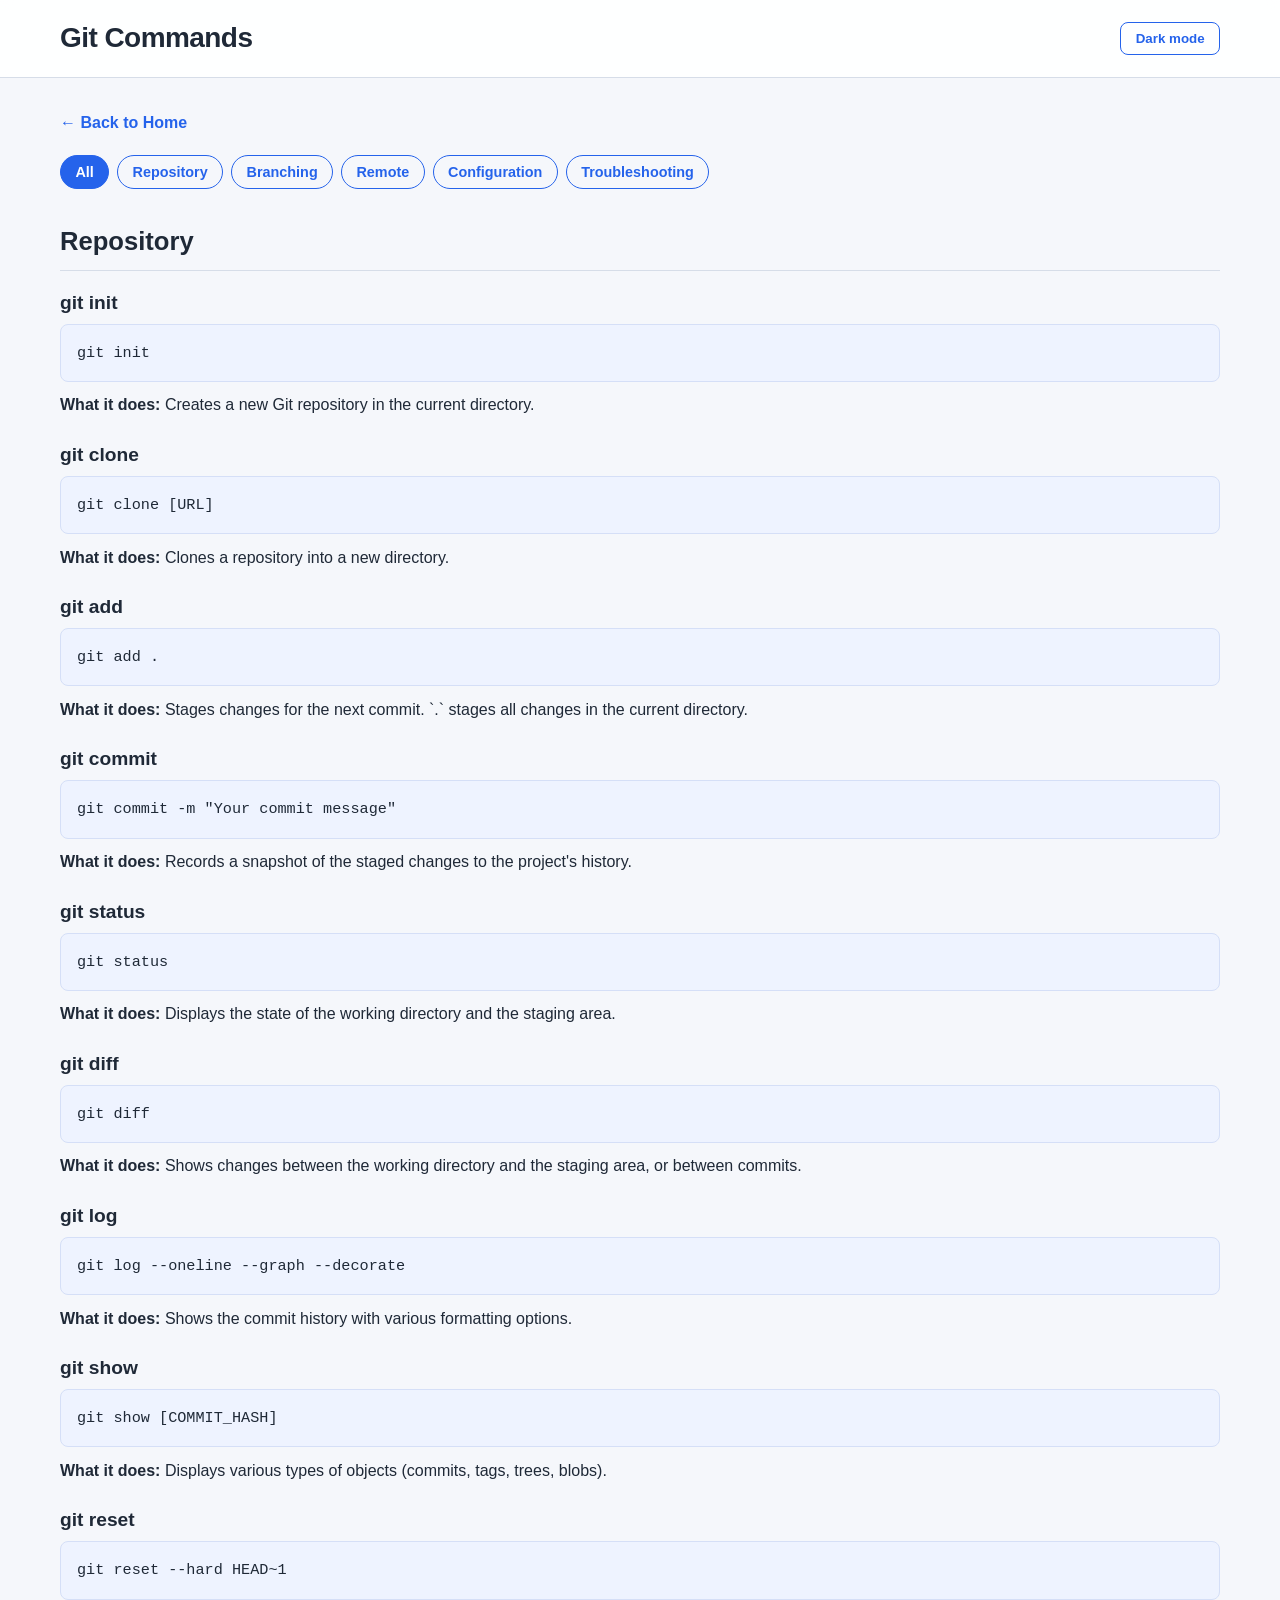
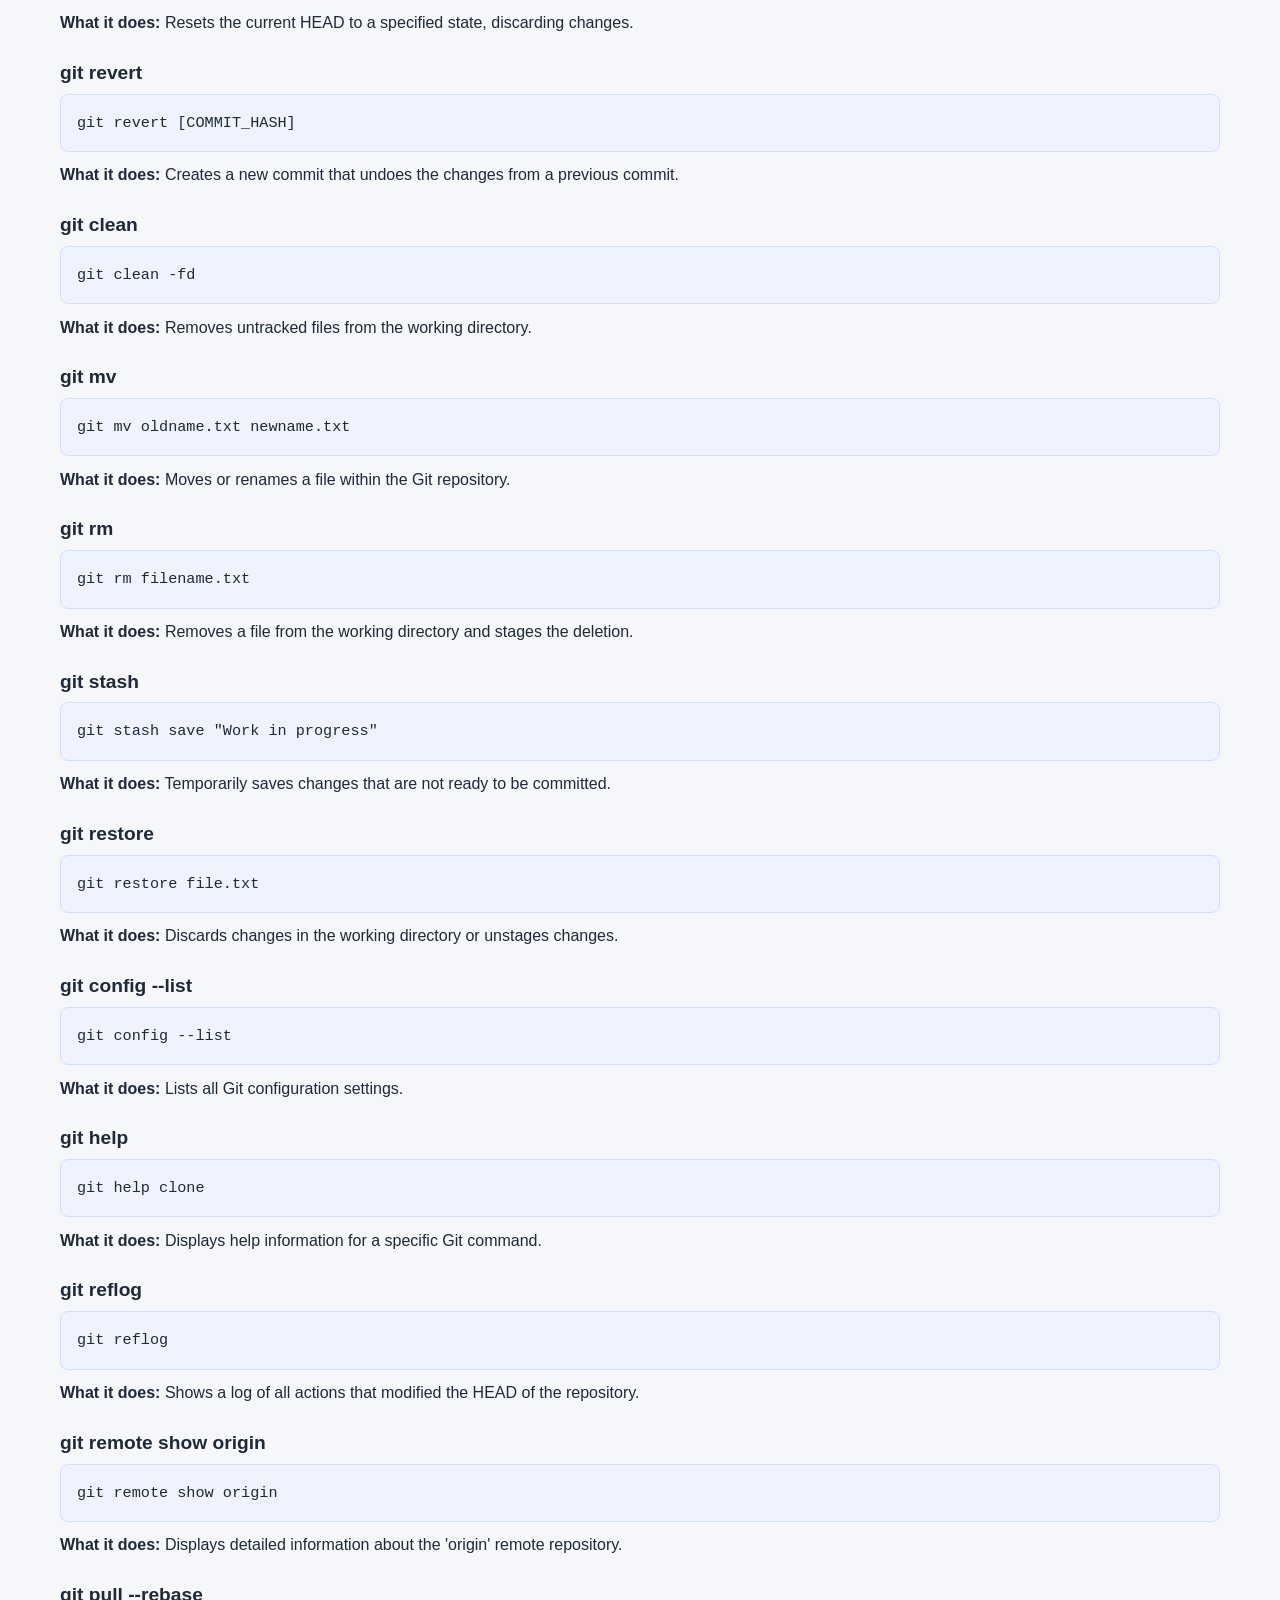
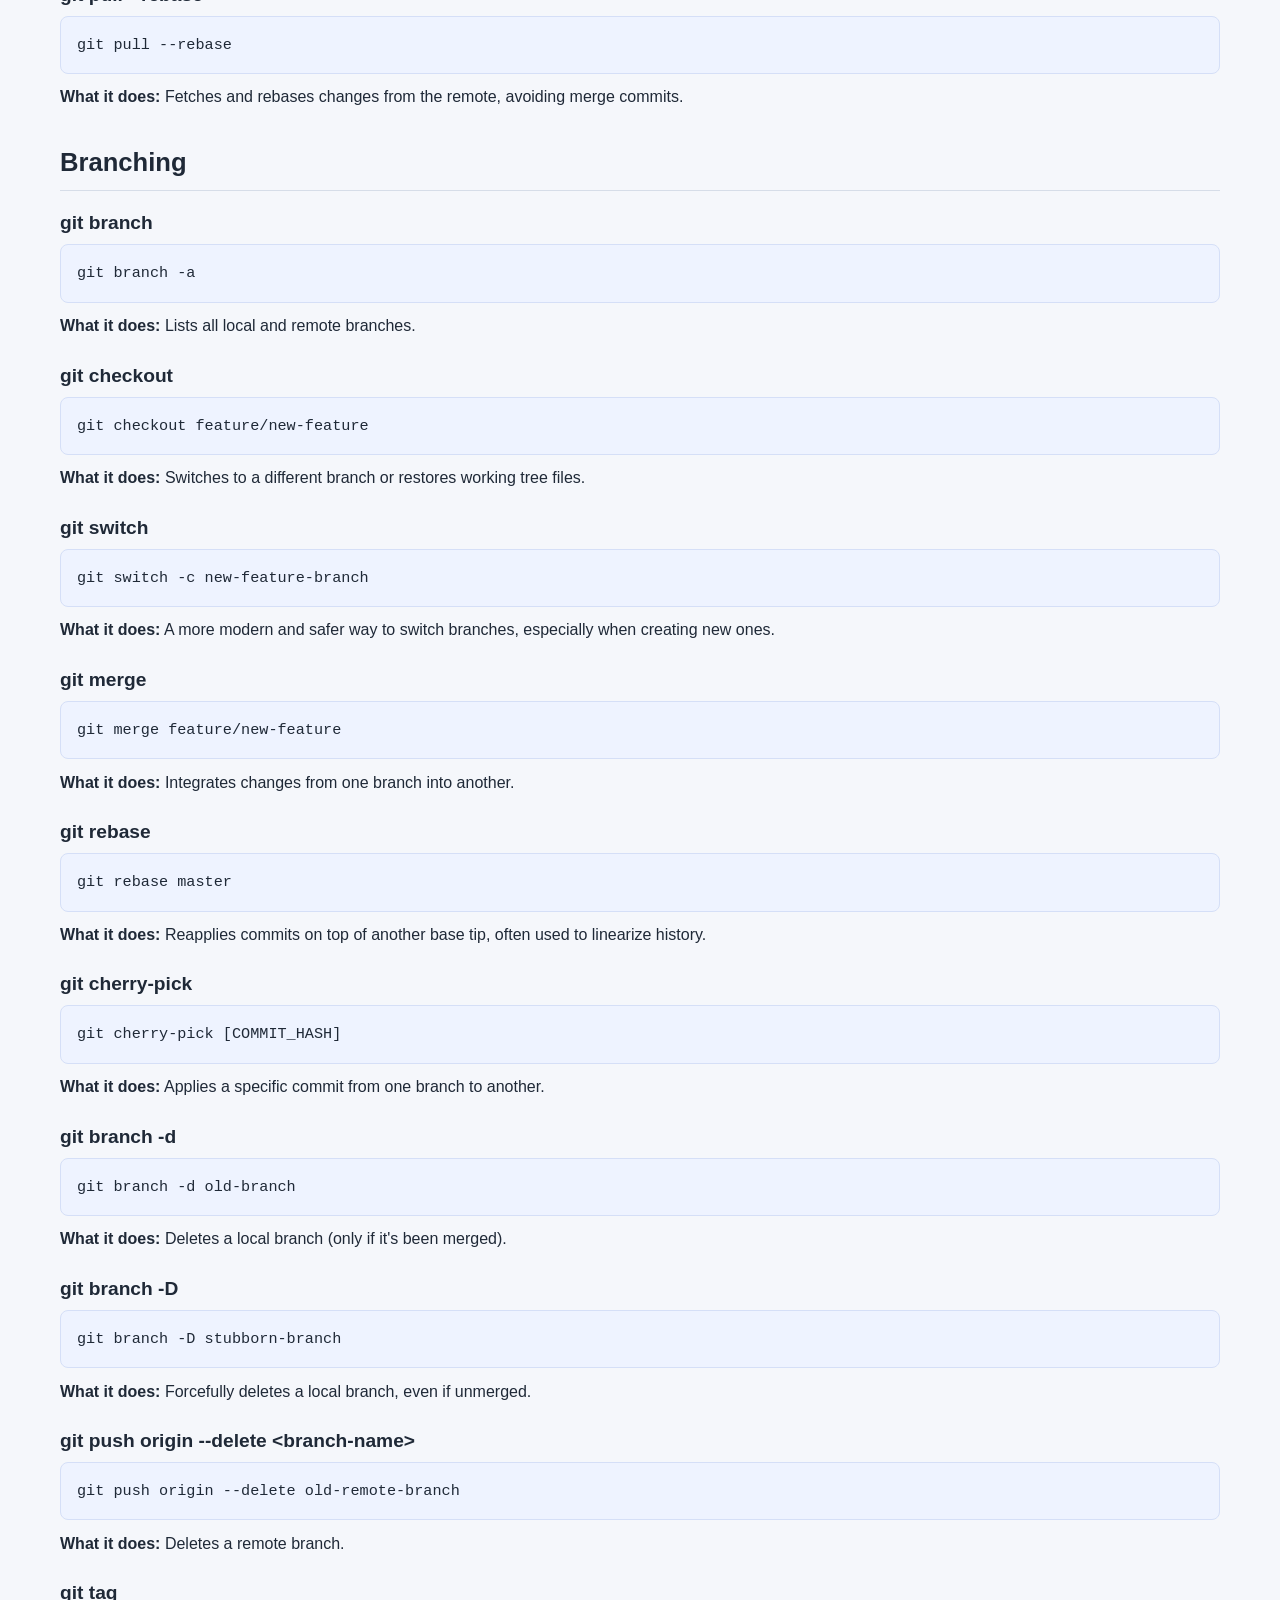
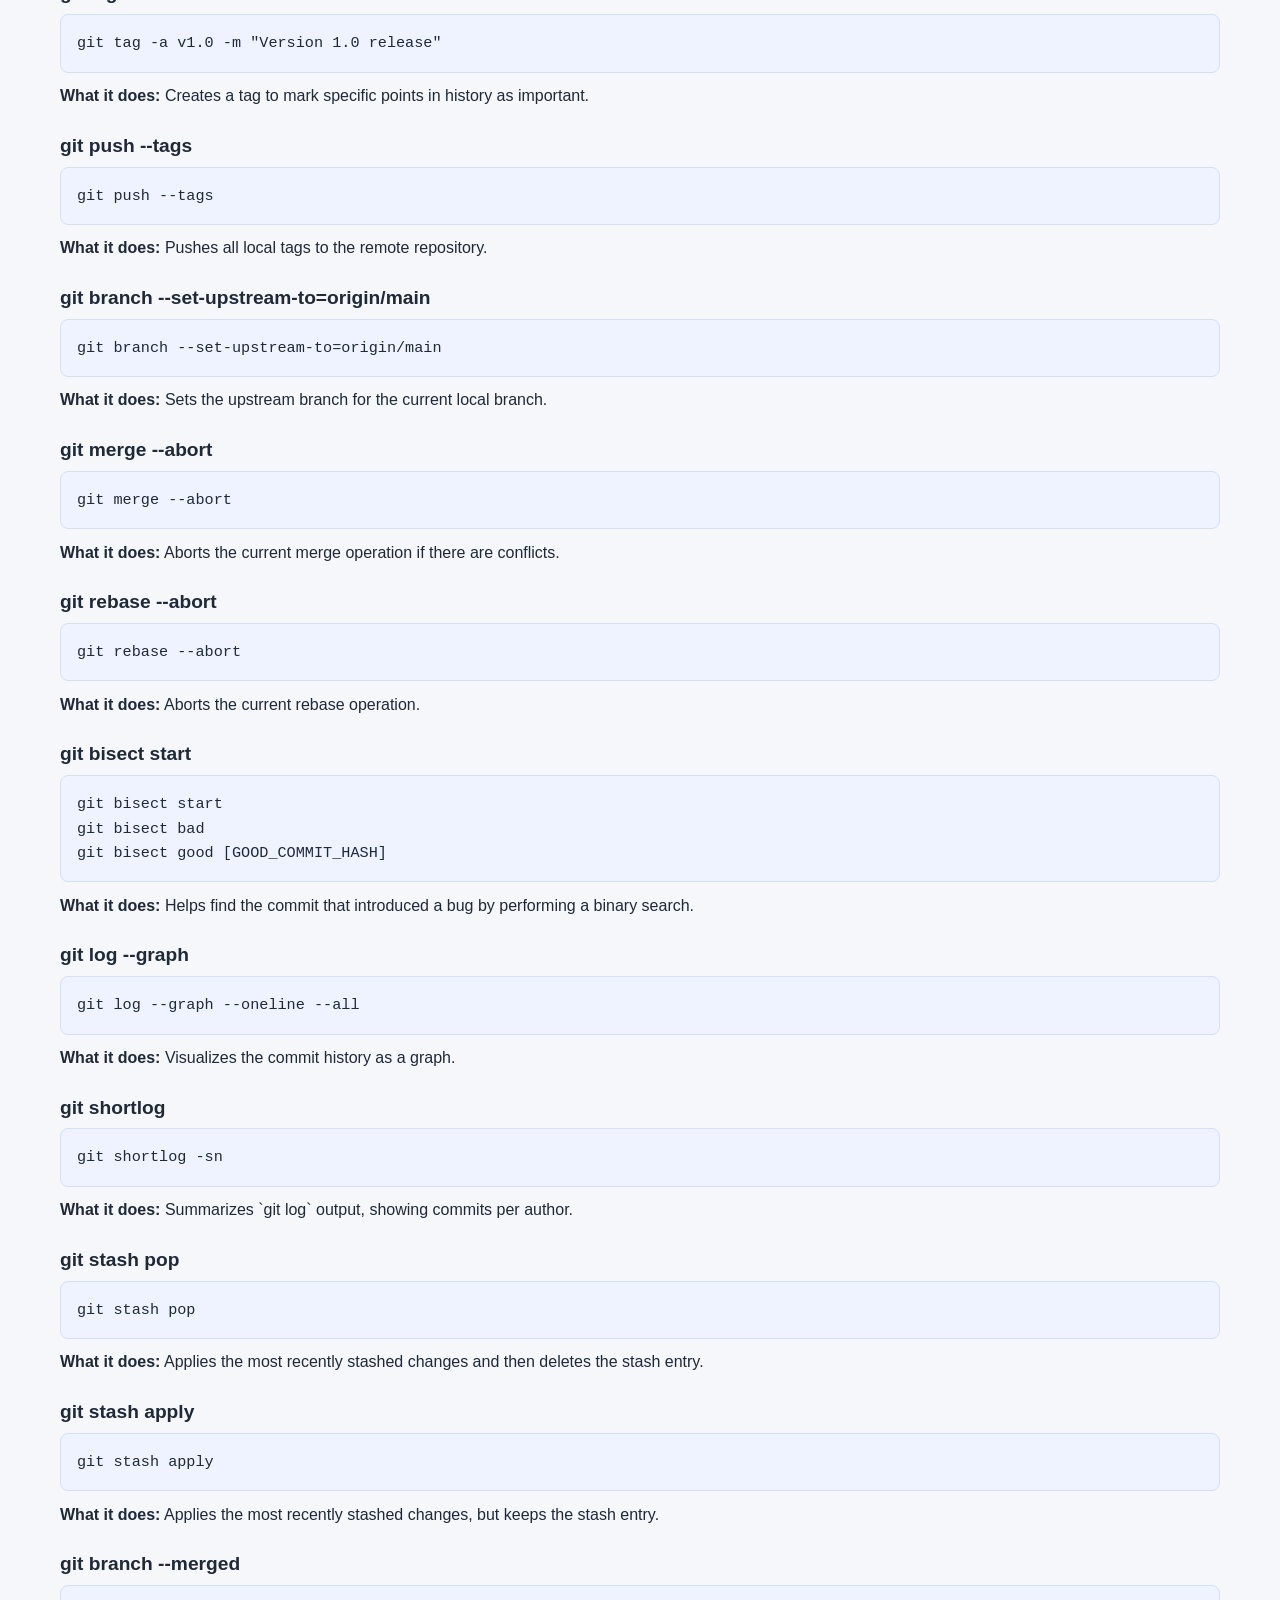
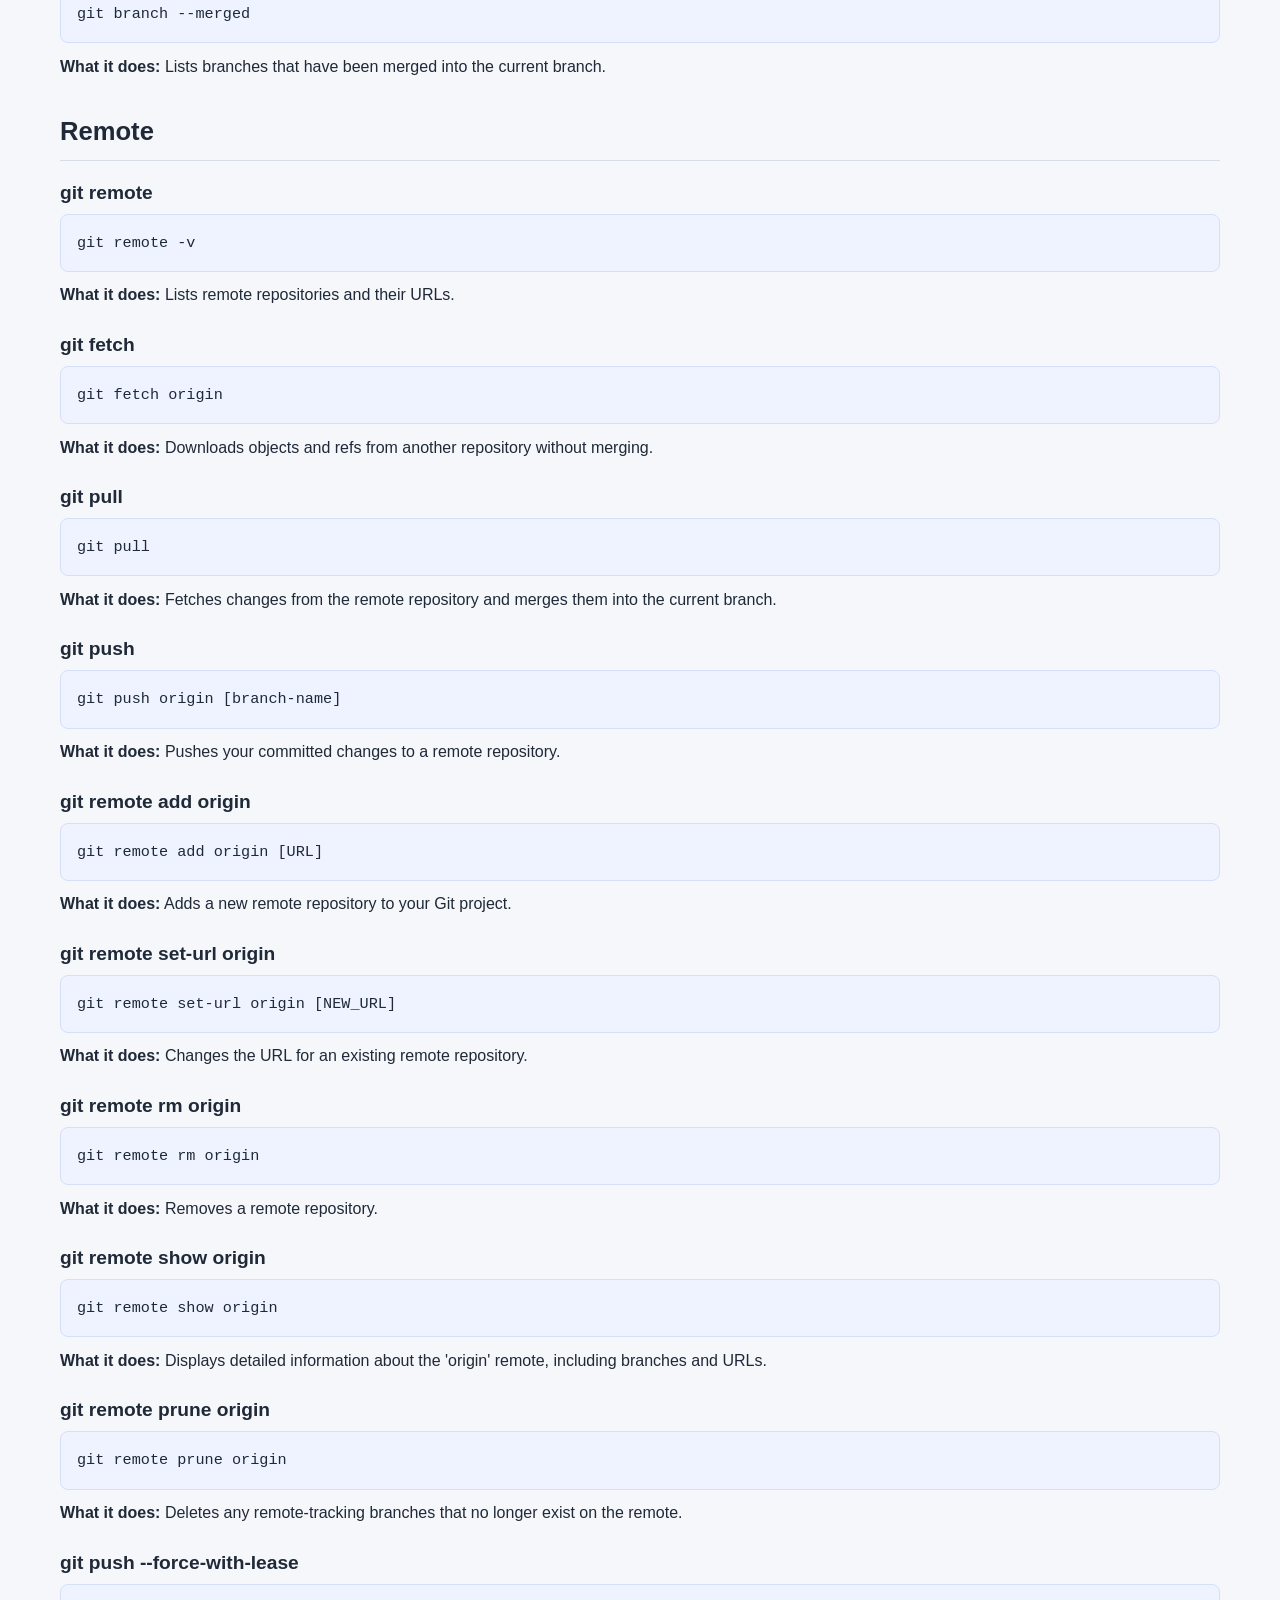
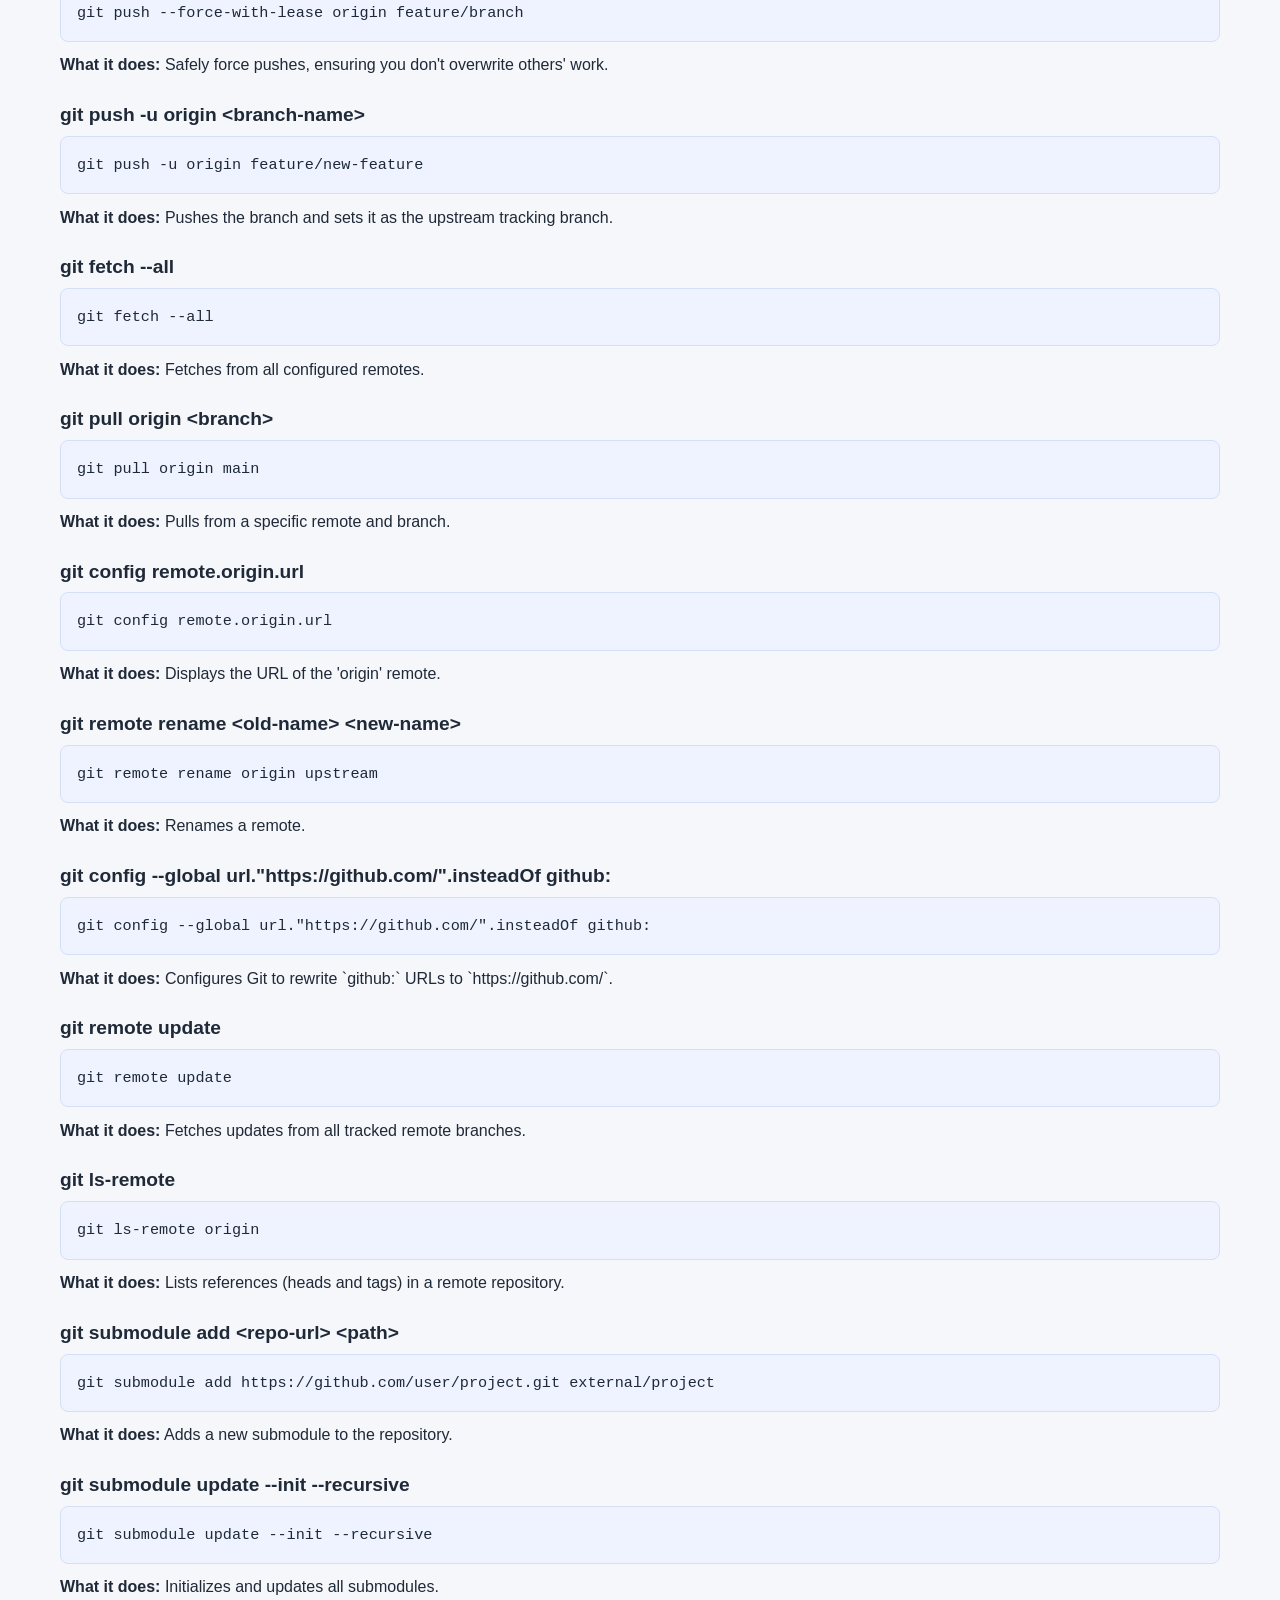
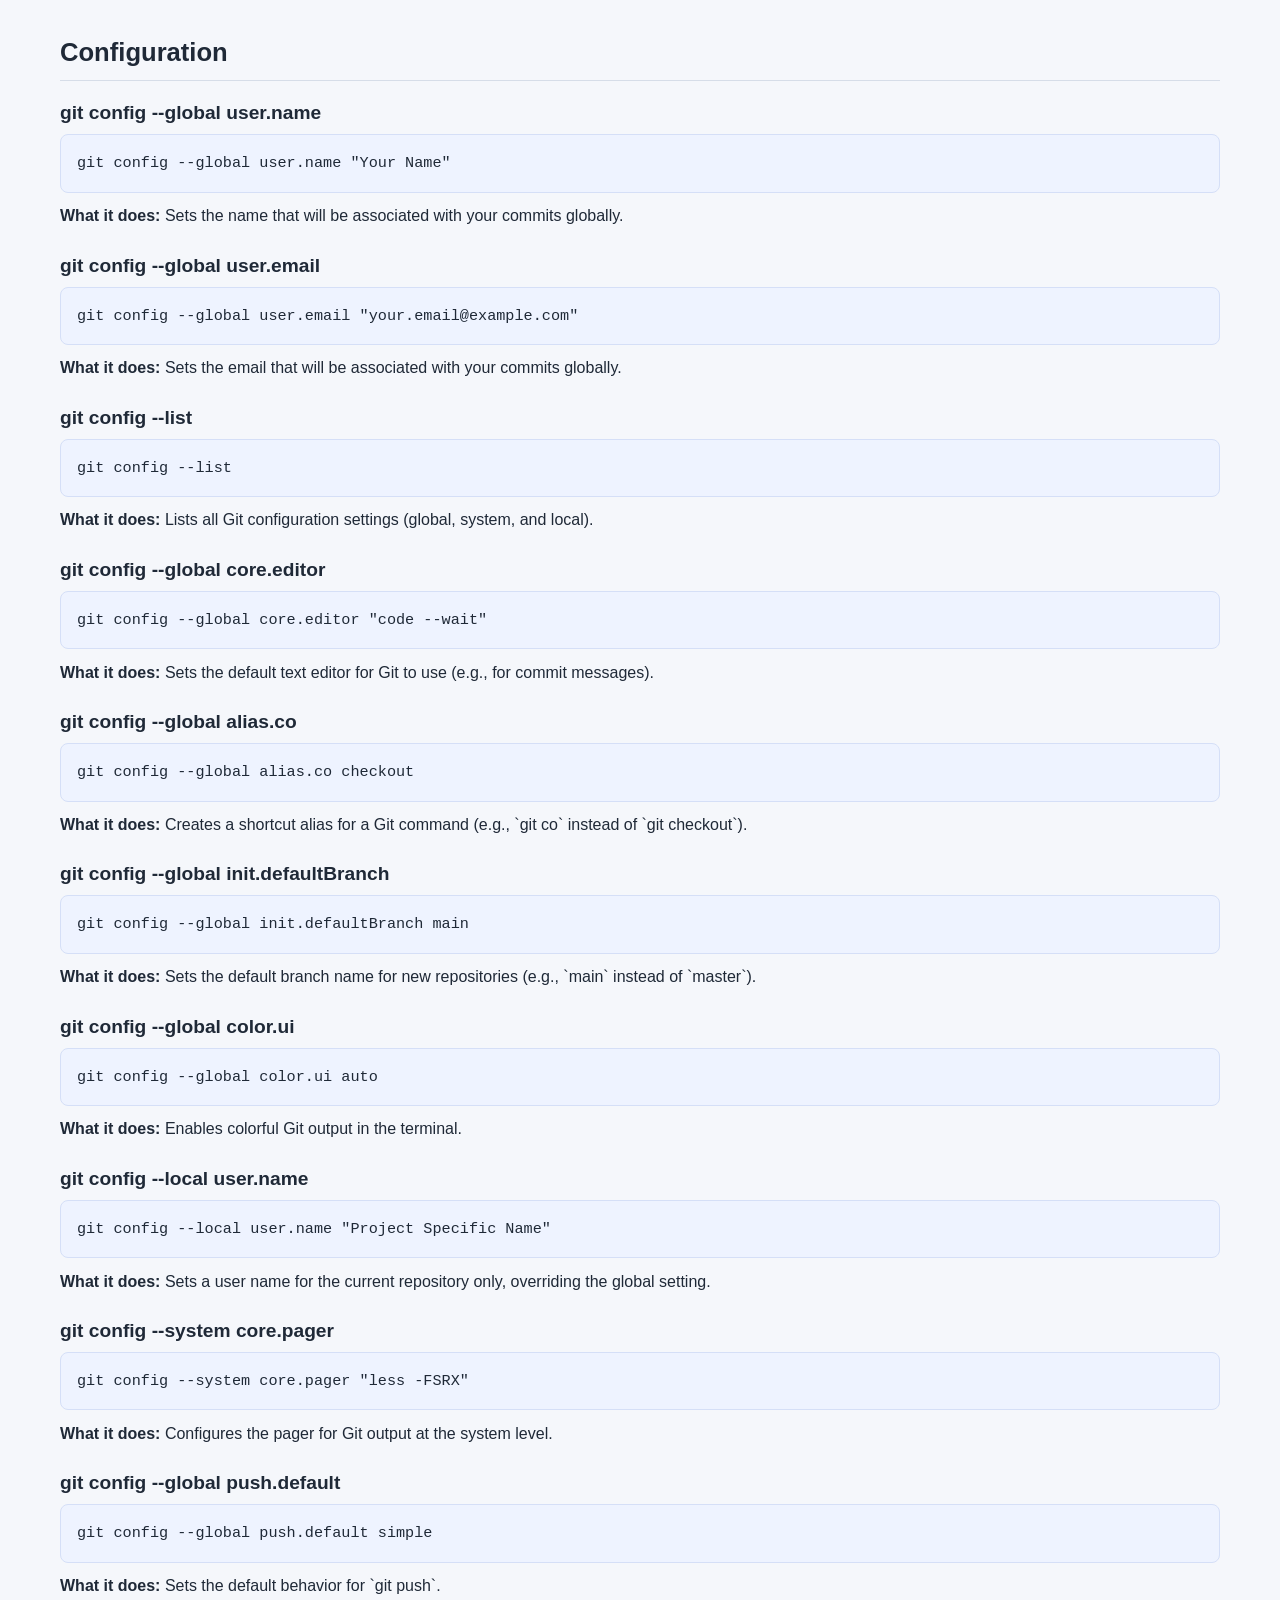
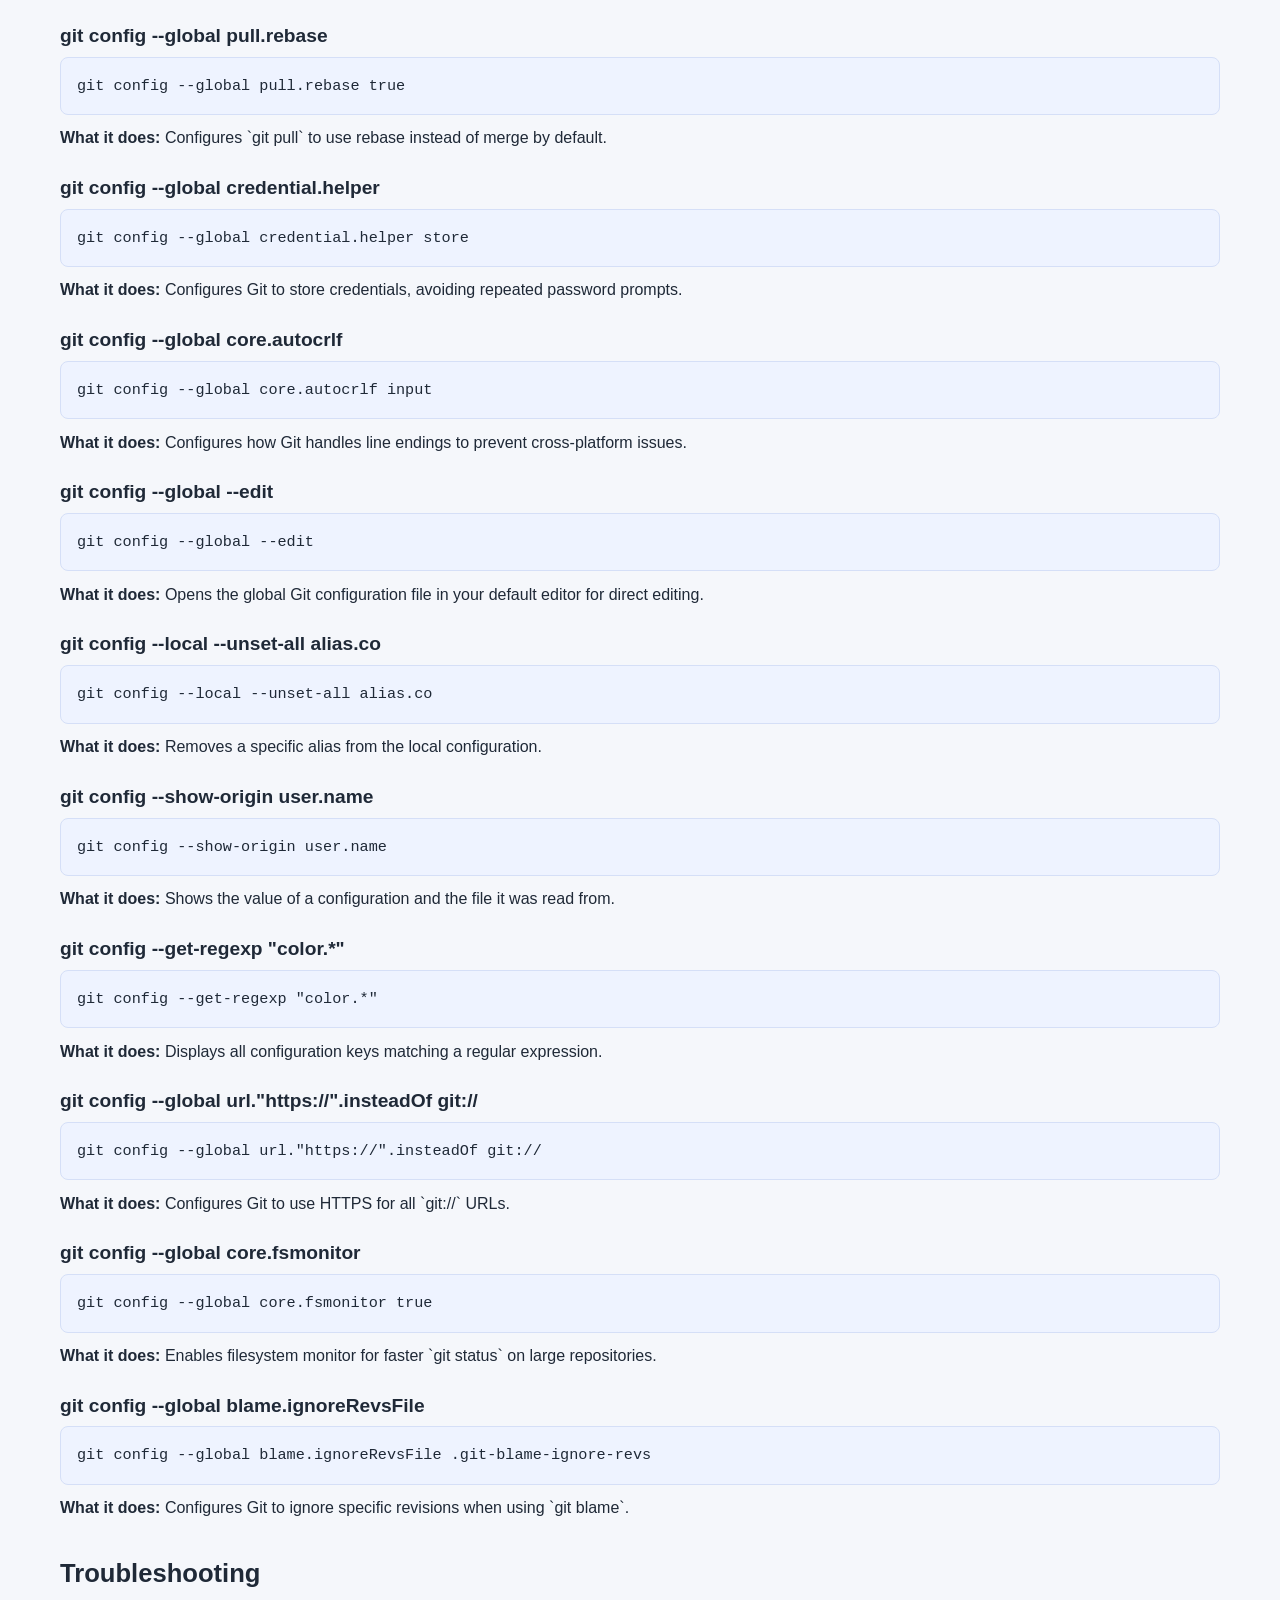
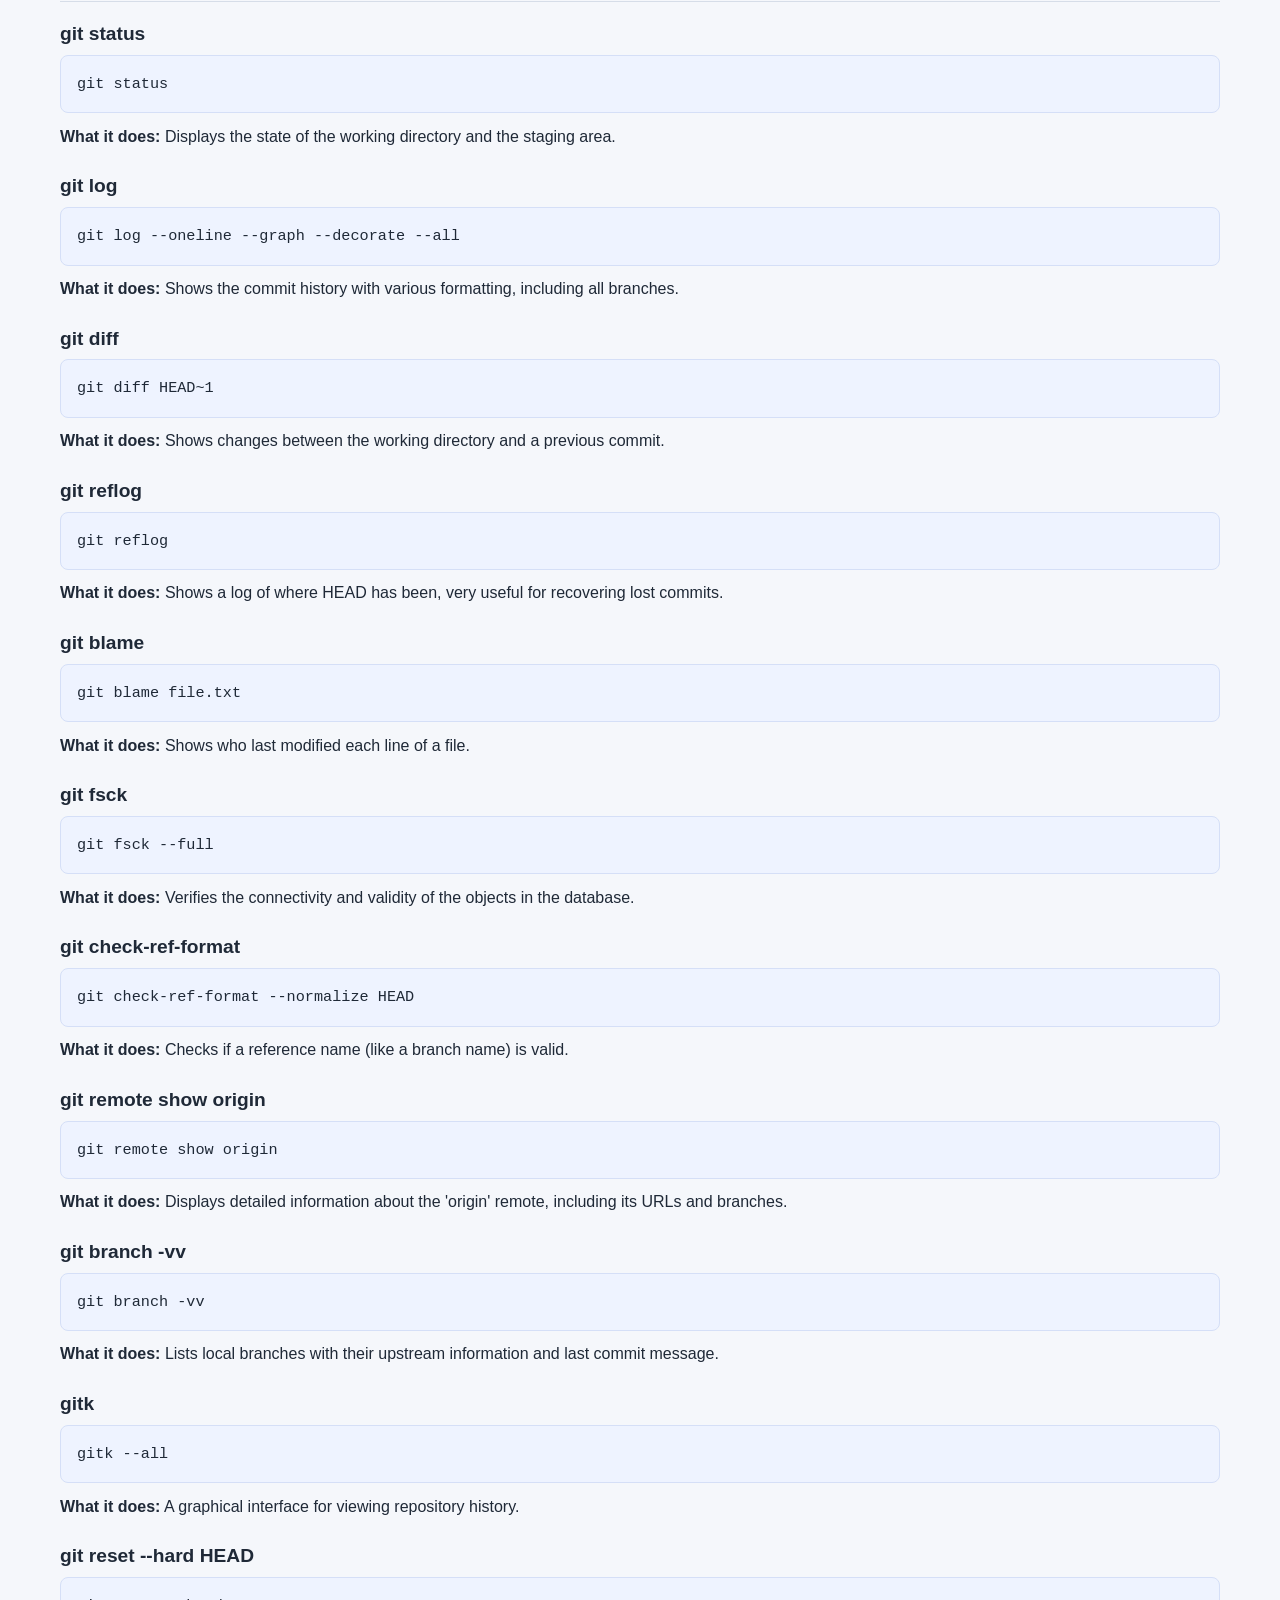
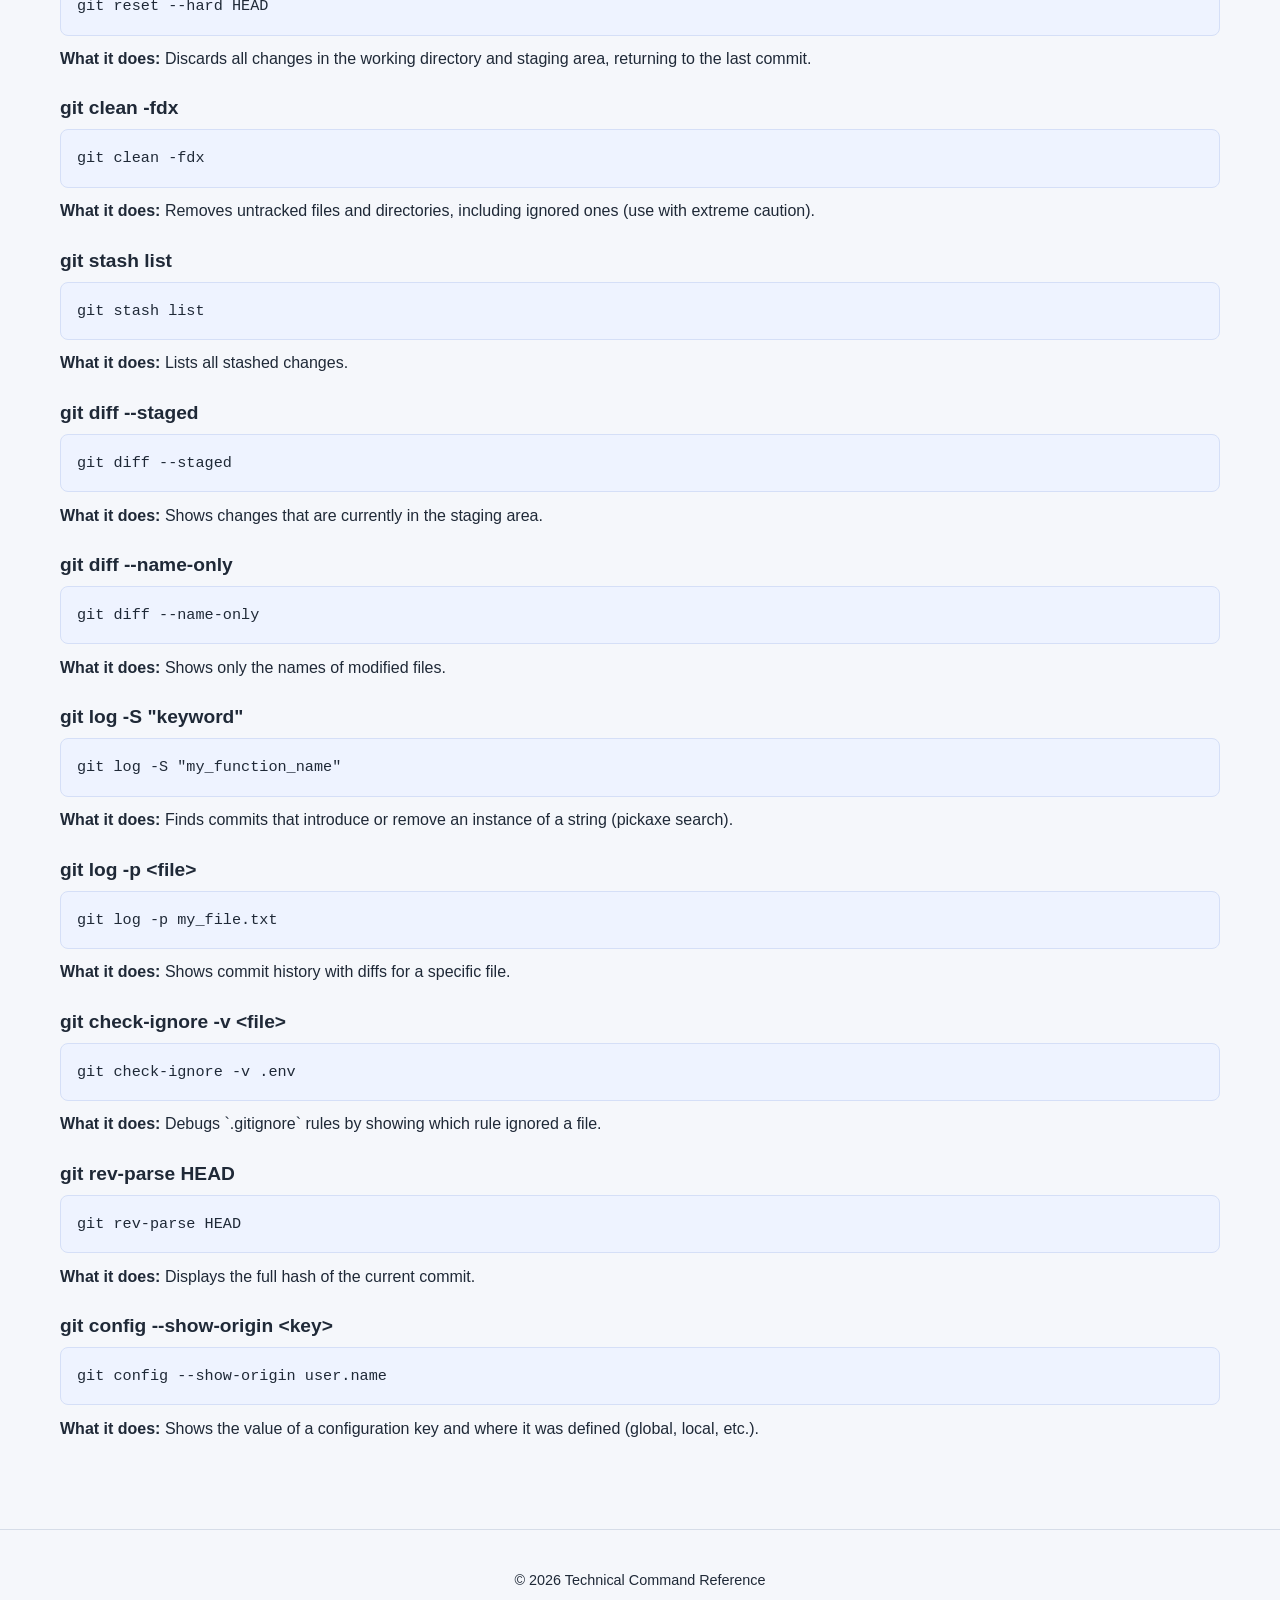
<file: pages/github.html>
<!DOCTYPE html>
<html lang="en">
<head>
    <meta charset="UTF-8">
    <meta name="viewport" content="width=device-width, initial-scale=1.0">
    <title>Git Commands - Technical Command Reference</title>
    <link rel="stylesheet" href="../css/style.css">
</head>
<body>
    <header>
        <div class="container">
            <h1>Git Commands</h1>
            <div class="theme-switcher">
                <button id="theme-toggle">Toggle Dark Mode</button>
            </div>
        </div>
    </header>
    <main>
        <div class="container">
            <div class="page-header">
                <a href="../index.html" class="back-link">&larr; Back to Home</a>
            </div>

            <div class="filter-container">
                <button class="filter-btn active" data-category="all">All</button>
                <button class="filter-btn" data-category="repo">Repository</button>
                <button class="filter-btn" data-category="branch">Branching</button>
                <button class="filter-btn" data-category="remote">Remote</button>
                <button class="filter-btn" data-category="config">Configuration</button>
                <button class="filter-btn" data-category="troubleshooting">Troubleshooting</button>
            </div>

            <section class="command-category" data-category="repo">
                <h2>Repository</h2>
                <div class="command"><h3>git init</h3><div class="command-container"><pre><code>git init</code></pre></div><p><strong>What it does:</strong> Creates a new Git repository in the current directory.</p></div>
                <div class="command"><h3>git clone</h3><div class="command-container"><pre><code>git clone [URL]</code></pre></div><p><strong>What it does:</strong> Clones a repository into a new directory.</p></div>
                <div class="command"><h3>git add</h3><div class="command-container"><pre><code>git add .</code></pre></div><p><strong>What it does:</strong> Stages changes for the next commit. `.` stages all changes in the current directory.</p></div>
                <div class="command"><h3>git commit</h3><div class="command-container"><pre><code>git commit -m "Your commit message"</code></pre></div><p><strong>What it does:</strong> Records a snapshot of the staged changes to the project's history.</p></div>
                <div class="command"><h3>git status</h3><div class="command-container"><pre><code>git status</code></pre></div><p><strong>What it does:</strong> Displays the state of the working directory and the staging area.</p></div>
                <div class="command"><h3>git diff</h3><div class="command-container"><pre><code>git diff</code></pre></div><p><strong>What it does:</strong> Shows changes between the working directory and the staging area, or between commits.</p></div>
                <div class="command"><h3>git log</h3><div class="command-container"><pre><code>git log --oneline --graph --decorate</code></pre></div><p><strong>What it does:</strong> Shows the commit history with various formatting options.</p></div>
                <div class="command"><h3>git show</h3><div class="command-container"><pre><code>git show [COMMIT_HASH]</code></pre></div><p><strong>What it does:</strong> Displays various types of objects (commits, tags, trees, blobs).</p></div>
                <div class="command"><h3>git reset</h3><div class="command-container"><pre><code>git reset --hard HEAD~1</code></pre></div><p><strong>What it does:</strong> Resets the current HEAD to a specified state, discarding changes.</p></div>
                <div class="command"><h3>git revert</h3><div class="command-container"><pre><code>git revert [COMMIT_HASH]</code></pre></div><p><strong>What it does:</strong> Creates a new commit that undoes the changes from a previous commit.</p></div>
                <div class="command"><h3>git clean</h3><div class="command-container"><pre><code>git clean -fd</code></pre></div><p><strong>What it does:</strong> Removes untracked files from the working directory.</p></div>
                <div class="command"><h3>git mv</h3><div class="command-container"><pre><code>git mv oldname.txt newname.txt</code></pre></div><p><strong>What it does:</strong> Moves or renames a file within the Git repository.</p></div>
                <div class="command"><h3>git rm</h3><div class="command-container"><pre><code>git rm filename.txt</code></pre></div><p><strong>What it does:</strong> Removes a file from the working directory and stages the deletion.</p></div>
                <div class="command"><h3>git stash</h3><div class="command-container"><pre><code>git stash save "Work in progress"</code></pre></div><p><strong>What it does:</strong> Temporarily saves changes that are not ready to be committed.</p></div>
                <div class="command"><h3>git restore</h3><div class="command-container"><pre><code>git restore file.txt</code></pre></div><p><strong>What it does:</strong> Discards changes in the working directory or unstages changes.</p></div>
                <div class="command"><h3>git config --list</h3><div class="command-container"><pre><code>git config --list</code></pre></div><p><strong>What it does:</strong> Lists all Git configuration settings.</p></div>
                <div class="command"><h3>git help</h3><div class="command-container"><pre><code>git help clone</code></pre></div><p><strong>What it does:</strong> Displays help information for a specific Git command.</p></div>
                <div class="command"><h3>git reflog</h3><div class="command-container"><pre><code>git reflog</code></pre></div><p><strong>What it does:</strong> Shows a log of all actions that modified the HEAD of the repository.</p></div>
                <div class="command"><h3>git remote show origin</h3><div class="command-container"><pre><code>git remote show origin</code></pre></div><p><strong>What it does:</strong> Displays detailed information about the 'origin' remote repository.</p></div>
                <div class="command"><h3>git pull --rebase</h3><div class="command-container"><pre><code>git pull --rebase</code></pre></div><p><strong>What it does:</strong> Fetches and rebases changes from the remote, avoiding merge commits.</p></div>
            </section>

            <section class="command-category" data-category="branch">
                <h2>Branching</h2>
                <div class="command"><h3>git branch</h3><div class="command-container"><pre><code>git branch -a</code></pre></div><p><strong>What it does:</strong> Lists all local and remote branches.</p></div>
                <div class="command"><h3>git checkout</h3><div class="command-container"><pre><code>git checkout feature/new-feature</code></pre></div><p><strong>What it does:</strong> Switches to a different branch or restores working tree files.</p></div>
                <div class="command"><h3>git switch</h3><div class="command-container"><pre><code>git switch -c new-feature-branch</code></pre></div><p><strong>What it does:</strong> A more modern and safer way to switch branches, especially when creating new ones.</p></div>
                <div class="command"><h3>git merge</h3><div class="command-container"><pre><code>git merge feature/new-feature</code></pre></div><p><strong>What it does:</strong> Integrates changes from one branch into another.</p></div>
                <div class="command"><h3>git rebase</h3><div class="command-container"><pre><code>git rebase master</code></pre></div><p><strong>What it does:</strong> Reapplies commits on top of another base tip, often used to linearize history.</p></div>
                <div class="command"><h3>git cherry-pick</h3><div class="command-container"><pre><code>git cherry-pick [COMMIT_HASH]</code></pre></div><p><strong>What it does:</strong> Applies a specific commit from one branch to another.</p></div>
                <div class="command"><h3>git branch -d</h3><div class="command-container"><pre><code>git branch -d old-branch</code></pre></div><p><strong>What it does:</strong> Deletes a local branch (only if it's been merged).</p></div>
                <div class="command"><h3>git branch -D</h3><div class="command-container"><pre><code>git branch -D stubborn-branch</code></pre></div><p><strong>What it does:</strong> Forcefully deletes a local branch, even if unmerged.</p></div>
                <div class="command"><h3>git push origin --delete &lt;branch-name&gt;</h3><div class="command-container"><pre><code>git push origin --delete old-remote-branch</code></pre></div><p><strong>What it does:</strong> Deletes a remote branch.</p></div>
                <div class="command"><h3>git tag</h3><div class="command-container"><pre><code>git tag -a v1.0 -m "Version 1.0 release"</code></pre></div><p><strong>What it does:</strong> Creates a tag to mark specific points in history as important.</p></div>
                <div class="command"><h3>git push --tags</h3><div class="command-container"><pre><code>git push --tags</code></pre></div><p><strong>What it does:</strong> Pushes all local tags to the remote repository.</p></div>
                <div class="command"><h3>git branch --set-upstream-to=origin/main</h3><div class="command-container"><pre><code>git branch --set-upstream-to=origin/main</code></pre></div><p><strong>What it does:</strong> Sets the upstream branch for the current local branch.</p></div>
                <div class="command"><h3>git merge --abort</h3><div class="command-container"><pre><code>git merge --abort</code></pre></div><p><strong>What it does:</strong> Aborts the current merge operation if there are conflicts.</p></div>
                <div class="command"><h3>git rebase --abort</h3><div class="command-container"><pre><code>git rebase --abort</code></pre></div><p><strong>What it does:</strong> Aborts the current rebase operation.</p></div>
                <div class="command"><h3>git bisect start</h3><div class="command-container"><pre><code>git bisect start
git bisect bad
git bisect good [GOOD_COMMIT_HASH]</code></pre></div><p><strong>What it does:</strong> Helps find the commit that introduced a bug by performing a binary search.</p></div>
                <div class="command"><h3>git log --graph</h3><div class="command-container"><pre><code>git log --graph --oneline --all</code></pre></div><p><strong>What it does:</strong> Visualizes the commit history as a graph.</p></div>
                <div class="command"><h3>git shortlog</h3><div class="command-container"><pre><code>git shortlog -sn</code></pre></div><p><strong>What it does:</strong> Summarizes `git log` output, showing commits per author.</p></div>
                <div class="command"><h3>git stash pop</h3><div class="command-container"><pre><code>git stash pop</code></pre></div><p><strong>What it does:</strong> Applies the most recently stashed changes and then deletes the stash entry.</p></div>
                <div class="command"><h3>git stash apply</h3><div class="command-container"><pre><code>git stash apply</code></pre></div><p><strong>What it does:</strong> Applies the most recently stashed changes, but keeps the stash entry.</p></div>
                <div class="command"><h3>git branch --merged</h3><div class="command-container"><pre><code>git branch --merged</code></pre></div><p><strong>What it does:</strong> Lists branches that have been merged into the current branch.</p></div>
            </section>

            <section class="command-category" data-category="remote">
                <h2>Remote</h2>
                <div class="command"><h3>git remote</h3><div class="command-container"><pre><code>git remote -v</code></pre></div><p><strong>What it does:</strong> Lists remote repositories and their URLs.</p></div>
                <div class="command"><h3>git fetch</h3><div class="command-container"><pre><code>git fetch origin</code></pre></div><p><strong>What it does:</strong> Downloads objects and refs from another repository without merging.</p></div>
                <div class="command"><h3>git pull</h3><div class="command-container"><pre><code>git pull</code></pre></div><p><strong>What it does:</strong> Fetches changes from the remote repository and merges them into the current branch.</p></div>
                <div class="command"><h3>git push</h3><div class="command-container"><pre><code>git push origin [branch-name]</code></pre></div><p><strong>What it does:</strong> Pushes your committed changes to a remote repository.</p></div>
                <div class="command"><h3>git remote add origin</h3><div class="command-container"><pre><code>git remote add origin [URL]</code></pre></div><p><strong>What it does:</strong> Adds a new remote repository to your Git project.</p></div>
                <div class="command"><h3>git remote set-url origin</h3><div class="command-container"><pre><code>git remote set-url origin [NEW_URL]</code></pre></div><p><strong>What it does:</strong> Changes the URL for an existing remote repository.</p></div>
                <div class="command"><h3>git remote rm origin</h3><div class="command-container"><pre><code>git remote rm origin</code></pre></div><p><strong>What it does:</strong> Removes a remote repository.</p></div>
                <div class="command"><h3>git remote show origin</h3><div class="command-container"><pre><code>git remote show origin</code></pre></div><p><strong>What it does:</strong> Displays detailed information about the 'origin' remote, including branches and URLs.</p></div>
                <div class="command"><h3>git remote prune origin</h3><div class="command-container"><pre><code>git remote prune origin</code></pre></div><p><strong>What it does:</strong> Deletes any remote-tracking branches that no longer exist on the remote.</p></div>
                <div class="command"><h3>git push --force-with-lease</h3><div class="command-container"><pre><code>git push --force-with-lease origin feature/branch</code></pre></div><p><strong>What it does:</strong> Safely force pushes, ensuring you don't overwrite others' work.</p></div>
                <div class="command"><h3>git push -u origin &lt;branch-name&gt;</h3><div class="command-container"><pre><code>git push -u origin feature/new-feature</code></pre></div><p><strong>What it does:</strong> Pushes the branch and sets it as the upstream tracking branch.</p></div>
                <div class="command"><h3>git fetch --all</h3><div class="command-container"><pre><code>git fetch --all</code></pre></div><p><strong>What it does:</strong> Fetches from all configured remotes.</p></div>
                <div class="command"><h3>git pull origin &lt;branch&gt;</h3><div class="command-container"><pre><code>git pull origin main</code></pre></div><p><strong>What it does:</strong> Pulls from a specific remote and branch.</p></div>
                <div class="command"><h3>git config remote.origin.url</h3><div class="command-container"><pre><code>git config remote.origin.url</code></pre></div><p><strong>What it does:</strong> Displays the URL of the 'origin' remote.</p></div>
                <div class="command"><h3>git remote rename &lt;old-name&gt; &lt;new-name&gt;</h3><div class="command-container"><pre><code>git remote rename origin upstream</code></pre></div><p><strong>What it does:</strong> Renames a remote.</p></div>
                <div class="command"><h3>git config --global url."https://github.com/".insteadOf github:</h3><div class="command-container"><pre><code>git config --global url."https://github.com/".insteadOf github:</code></pre></div><p><strong>What it does:</strong> Configures Git to rewrite `github:` URLs to `https://github.com/`.</p></div>
                <div class="command"><h3>git remote update</h3><div class="command-container"><pre><code>git remote update</code></pre></div><p><strong>What it does:</strong> Fetches updates from all tracked remote branches.</p></div>
                <div class="command"><h3>git ls-remote</h3><div class="command-container"><pre><code>git ls-remote origin</code></pre></div><p><strong>What it does:</strong> Lists references (heads and tags) in a remote repository.</p></div>
                <div class="command"><h3>git submodule add &lt;repo-url&gt; &lt;path&gt;</h3><div class="command-container"><pre><code>git submodule add https://github.com/user/project.git external/project</code></pre></div><p><strong>What it does:</strong> Adds a new submodule to the repository.</p></div>
                <div class="command"><h3>git submodule update --init --recursive</h3><div class="command-container"><pre><code>git submodule update --init --recursive</code></pre></div><p><strong>What it does:</strong> Initializes and updates all submodules.</p></div>
            </section>

            <section class="command-category" data-category="config">
                <h2>Configuration</h2>
                <div class="command"><h3>git config --global user.name</h3><div class="command-container"><pre><code>git config --global user.name "Your Name"</code></pre></div><p><strong>What it does:</strong> Sets the name that will be associated with your commits globally.</p></div>
                <div class="command"><h3>git config --global user.email</h3><div class="command-container"><pre><code>git config --global user.email "your.email@example.com"</code></pre></div><p><strong>What it does:</strong> Sets the email that will be associated with your commits globally.</p></div>
                <div class="command"><h3>git config --list</h3><div class="command-container"><pre><code>git config --list</code></pre></div><p><strong>What it does:</strong> Lists all Git configuration settings (global, system, and local).</p></div>
                <div class="command"><h3>git config --global core.editor</h3><div class="command-container"><pre><code>git config --global core.editor "code --wait"</code></pre></div><p><strong>What it does:</strong> Sets the default text editor for Git to use (e.g., for commit messages).</p></div>
                <div class="command"><h3>git config --global alias.co</h3><div class="command-container"><pre><code>git config --global alias.co checkout</code></pre></div><p><strong>What it does:</strong> Creates a shortcut alias for a Git command (e.g., `git co` instead of `git checkout`).</p></div>
                <div class="command"><h3>git config --global init.defaultBranch</h3><div class="command-container"><pre><code>git config --global init.defaultBranch main</code></pre></div><p><strong>What it does:</strong> Sets the default branch name for new repositories (e.g., `main` instead of `master`).</p></div>
                <div class="command"><h3>git config --global color.ui</h3><div class="command-container"><pre><code>git config --global color.ui auto</code></pre></div><p><strong>What it does:</strong> Enables colorful Git output in the terminal.</p></div>
                <div class="command"><h3>git config --local user.name</h3><div class="command-container"><pre><code>git config --local user.name "Project Specific Name"</code></pre></div><p><strong>What it does:</strong> Sets a user name for the current repository only, overriding the global setting.</p></div>
                <div class="command"><h3>git config --system core.pager</h3><div class="command-container"><pre><code>git config --system core.pager "less -FSRX"</code></pre></div><p><strong>What it does:</strong> Configures the pager for Git output at the system level.</p></div>
                <div class="command"><h3>git config --global push.default</h3><div class="command-container"><pre><code>git config --global push.default simple</code></pre></div><p><strong>What it does:</strong> Sets the default behavior for `git push`.</p></div>
                <div class="command"><h3>git config --global pull.rebase</h3><div class="command-container"><pre><code>git config --global pull.rebase true</code></pre></div><p><strong>What it does:</strong> Configures `git pull` to use rebase instead of merge by default.</p></div>
                <div class="command"><h3>git config --global credential.helper</h3><div class="command-container"><pre><code>git config --global credential.helper store</code></pre></div><p><strong>What it does:</strong> Configures Git to store credentials, avoiding repeated password prompts.</p></div>
                <div class="command"><h3>git config --global core.autocrlf</h3><div class="command-container"><pre><code>git config --global core.autocrlf input</code></pre></div><p><strong>What it does:</strong> Configures how Git handles line endings to prevent cross-platform issues.</p></div>
                <div class="command"><h3>git config --global --edit</h3><div class="command-container"><pre><code>git config --global --edit</code></pre></div><p><strong>What it does:</strong> Opens the global Git configuration file in your default editor for direct editing.</p></div>
                <div class="command"><h3>git config --local --unset-all alias.co</h3><div class="command-container"><pre><code>git config --local --unset-all alias.co</code></pre></div><p><strong>What it does:</strong> Removes a specific alias from the local configuration.</p></div>
                <div class="command"><h3>git config --show-origin user.name</h3><div class="command-container"><pre><code>git config --show-origin user.name</code></pre></div><p><strong>What it does:</strong> Shows the value of a configuration and the file it was read from.</p></div>
                <div class="command"><h3>git config --get-regexp "color.*"</h3><div class="command-container"><pre><code>git config --get-regexp "color.*"</code></pre></div><p><strong>What it does:</strong> Displays all configuration keys matching a regular expression.</p></div>
                <div class="command"><h3>git config --global url."https://".insteadOf git://</h3><div class="command-container"><pre><code>git config --global url."https://".insteadOf git://</code></pre></div><p><strong>What it does:</strong> Configures Git to use HTTPS for all `git://` URLs.</p></div>
                <div class="command"><h3>git config --global core.fsmonitor</h3><div class="command-container"><pre><code>git config --global core.fsmonitor true</code></pre></div><p><strong>What it does:</strong> Enables filesystem monitor for faster `git status` on large repositories.</p></div>
                <div class="command"><h3>git config --global blame.ignoreRevsFile</h3><div class="command-container"><pre><code>git config --global blame.ignoreRevsFile .git-blame-ignore-revs</code></pre></div><p><strong>What it does:</strong> Configures Git to ignore specific revisions when using `git blame`.</p></div>
            </section>

            <section class="command-category" data-category="troubleshooting">
                <h2>Troubleshooting</h2>
                <div class="command"><h3>git status</h3><div class="command-container"><pre><code>git status</code></pre></div><p><strong>What it does:</strong> Displays the state of the working directory and the staging area.</p></div>
                <div class="command"><h3>git log</h3><div class="command-container"><pre><code>git log --oneline --graph --decorate --all</code></pre></div><p><strong>What it does:</strong> Shows the commit history with various formatting, including all branches.</p></div>
                <div class="command"><h3>git diff</h3><div class="command-container"><pre><code>git diff HEAD~1</code></pre></div><p><strong>What it does:</strong> Shows changes between the working directory and a previous commit.</p></div>
                <div class="command"><h3>git reflog</h3><div class="command-container"><pre><code>git reflog</code></pre></div><p><strong>What it does:</strong> Shows a log of where HEAD has been, very useful for recovering lost commits.</p></div>
                <div class="command"><h3>git blame</h3><div class="command-container"><pre><code>git blame file.txt</code></pre></div><p><strong>What it does:</strong> Shows who last modified each line of a file.</p></div>
                <div class="command"><h3>git fsck</h3><div class="command-container"><pre><code>git fsck --full</code></pre></div><p><strong>What it does:</strong> Verifies the connectivity and validity of the objects in the database.</p></div>
                <div class="command"><h3>git check-ref-format</h3><div class="command-container"><pre><code>git check-ref-format --normalize HEAD</code></pre></div><p><strong>What it does:</strong> Checks if a reference name (like a branch name) is valid.</p></div>
                <div class="command"><h3>git remote show origin</h3><div class="command-container"><pre><code>git remote show origin</code></pre></div><p><strong>What it does:</strong> Displays detailed information about the 'origin' remote, including its URLs and branches.</p></div>
                <div class="command"><h3>git branch -vv</h3><div class="command-container"><pre><code>git branch -vv</code></pre></div><p><strong>What it does:</strong> Lists local branches with their upstream information and last commit message.</p></div>
                <div class="command"><h3>gitk</h3><div class="command-container"><pre><code>gitk --all</code></pre></div><p><strong>What it does:</strong> A graphical interface for viewing repository history.</p></div>
                <div class="command"><h3>git reset --hard HEAD</h3><div class="command-container"><pre><code>git reset --hard HEAD</code></pre></div><p><strong>What it does:</strong> Discards all changes in the working directory and staging area, returning to the last commit.</p></div>
                <div class="command"><h3>git clean -fdx</h3><div class="command-container"><pre><code>git clean -fdx</code></pre></div><p><strong>What it does:</strong> Removes untracked files and directories, including ignored ones (use with extreme caution).</p></div>
                <div class="command"><h3>git stash list</h3><div class="command-container"><pre><code>git stash list</code></pre></div><p><strong>What it does:</strong> Lists all stashed changes.</p></div>
                <div class="command"><h3>git diff --staged</h3><div class="command-container"><pre><code>git diff --staged</code></pre></div><p><strong>What it does:</strong> Shows changes that are currently in the staging area.</p></div>
                <div class="command"><h3>git diff --name-only</h3><div class="command-container"><pre><code>git diff --name-only</code></pre></div><p><strong>What it does:</strong> Shows only the names of modified files.</p></div>
                <div class="command"><h3>git log -S "keyword"</h3><div class="command-container"><pre><code>git log -S "my_function_name"</code></pre></div><p><strong>What it does:</strong> Finds commits that introduce or remove an instance of a string (pickaxe search).</p></div>
                <div class="command"><h3>git log -p &lt;file&gt;</h3><div class="command-container"><pre><code>git log -p my_file.txt</code></pre></div><p><strong>What it does:</strong> Shows commit history with diffs for a specific file.</p></div>
                <div class="command"><h3>git check-ignore -v &lt;file&gt;</h3><div class="command-container"><pre><code>git check-ignore -v .env</code></pre></div><p><strong>What it does:</strong> Debugs `.gitignore` rules by showing which rule ignored a file.</p></div>
                <div class="command"><h3>git rev-parse HEAD</h3><div class="command-container"><pre><code>git rev-parse HEAD</code></pre></div><p><strong>What it does:</strong> Displays the full hash of the current commit.</p></div>
                <div class="command"><h3>git config --show-origin &lt;key&gt;</h3><div class="command-container"><pre><code>git config --show-origin user.name</code></pre></div><p><strong>What it does:</strong> Shows the value of a configuration key and where it was defined (global, local, etc.).</p></div>
            </section>

        </div>
    </main>
    <footer>
        <div class="container">
            <p>&copy; 2026 Technical Command Reference</p>
        </div>
    </footer>
    <script src="../js/main.js"></script>
</body>
</html>
</file>
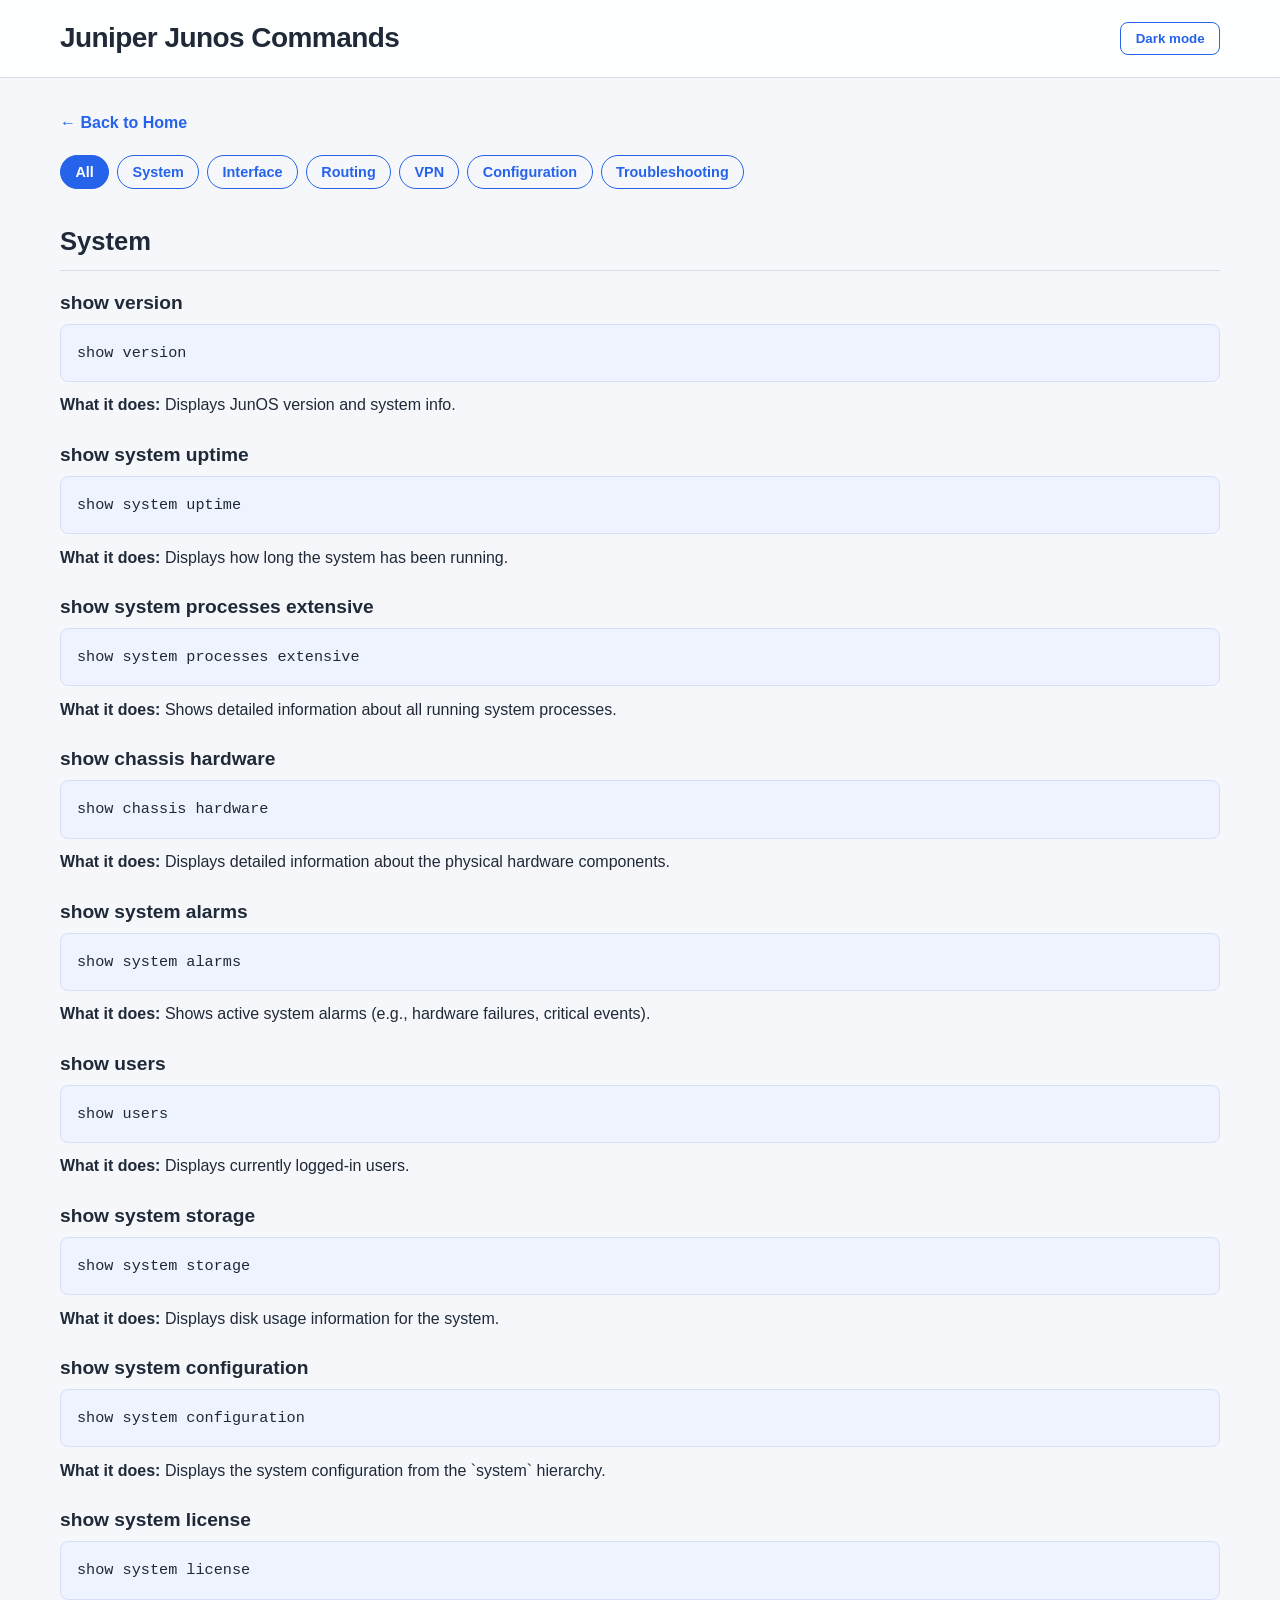
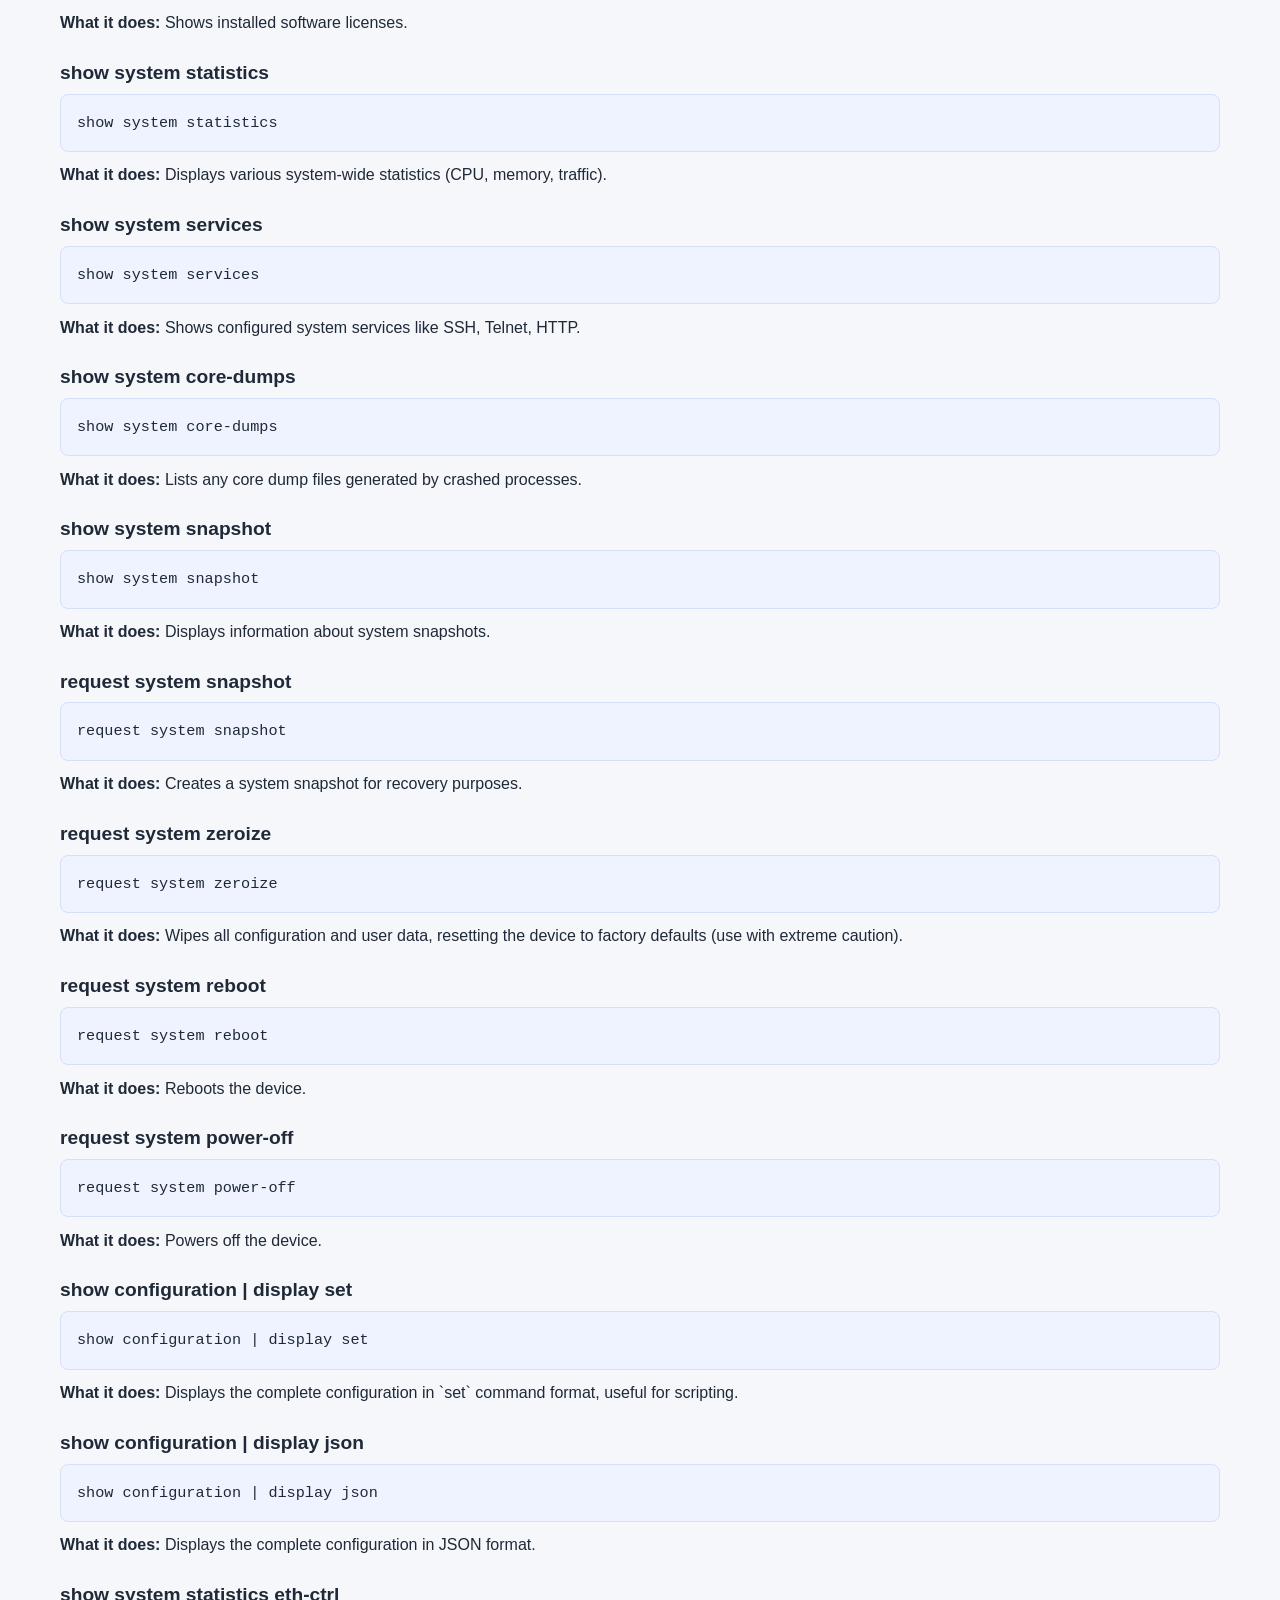
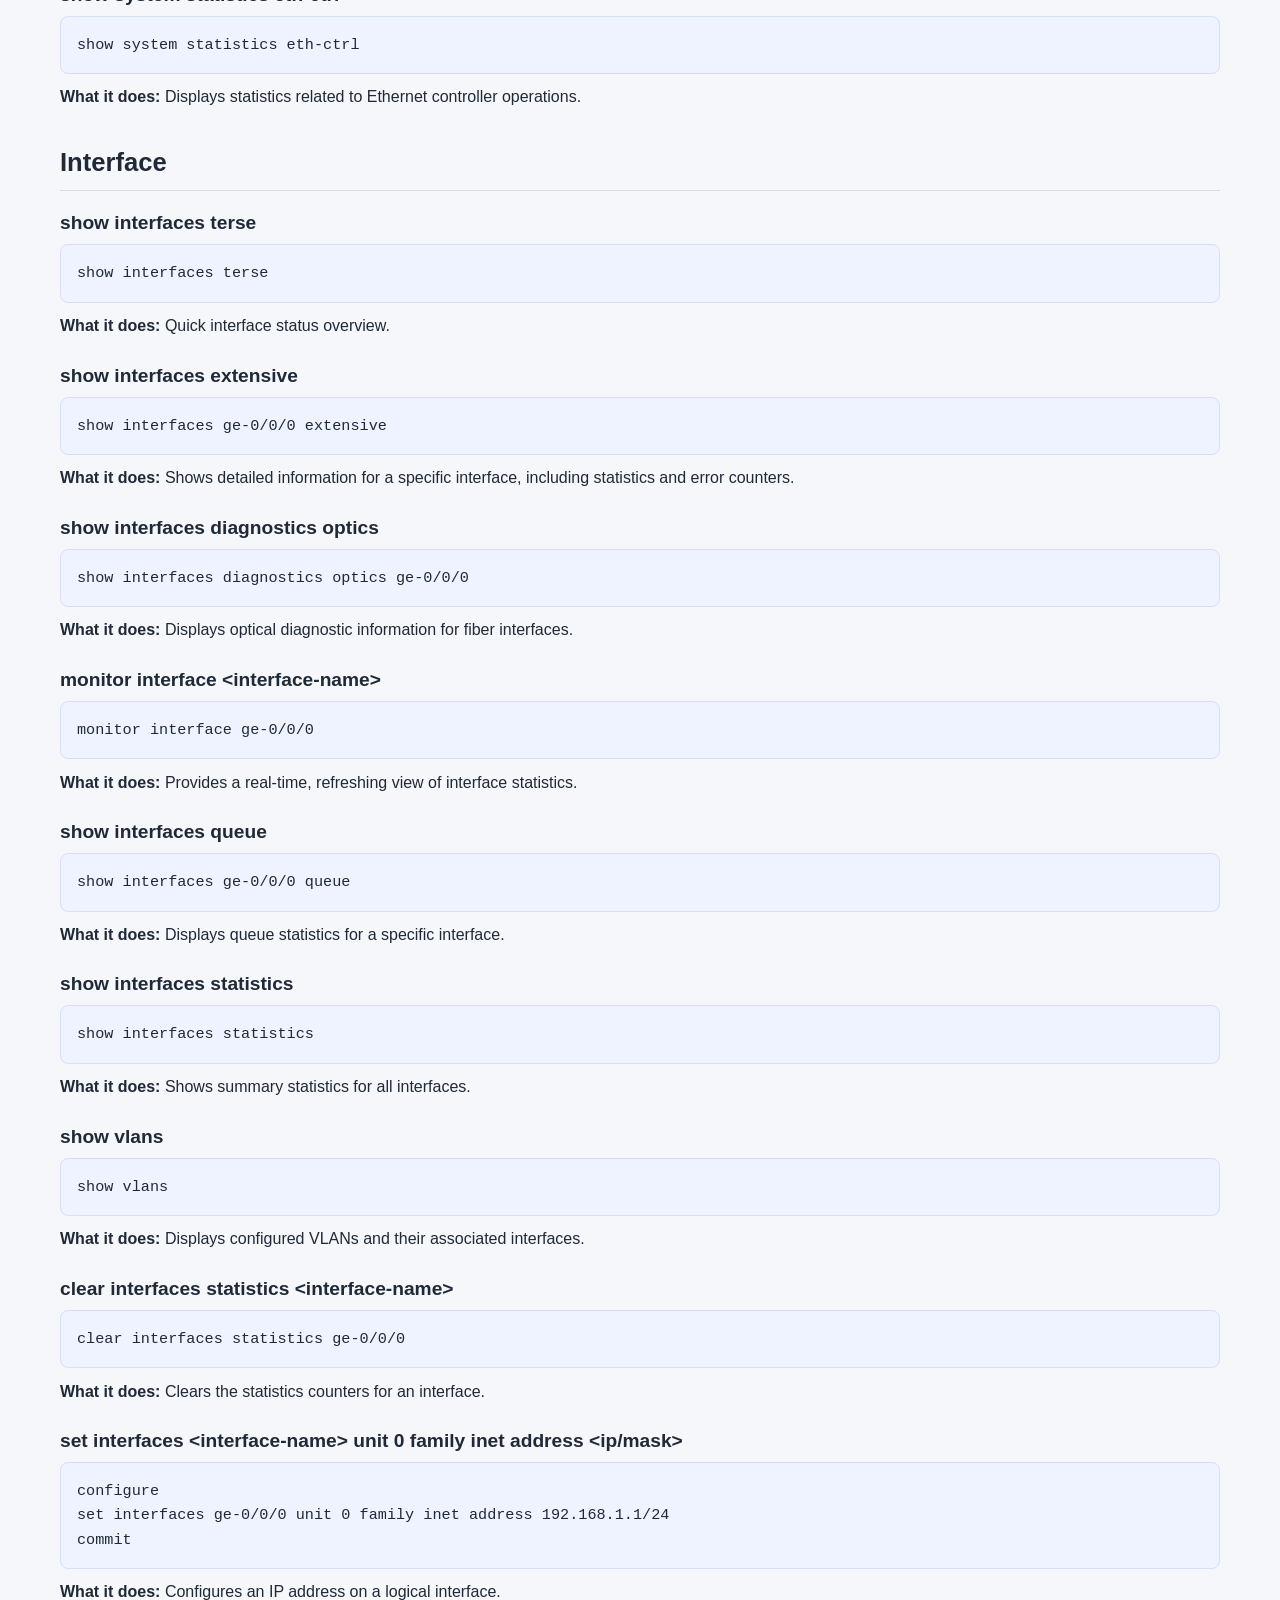
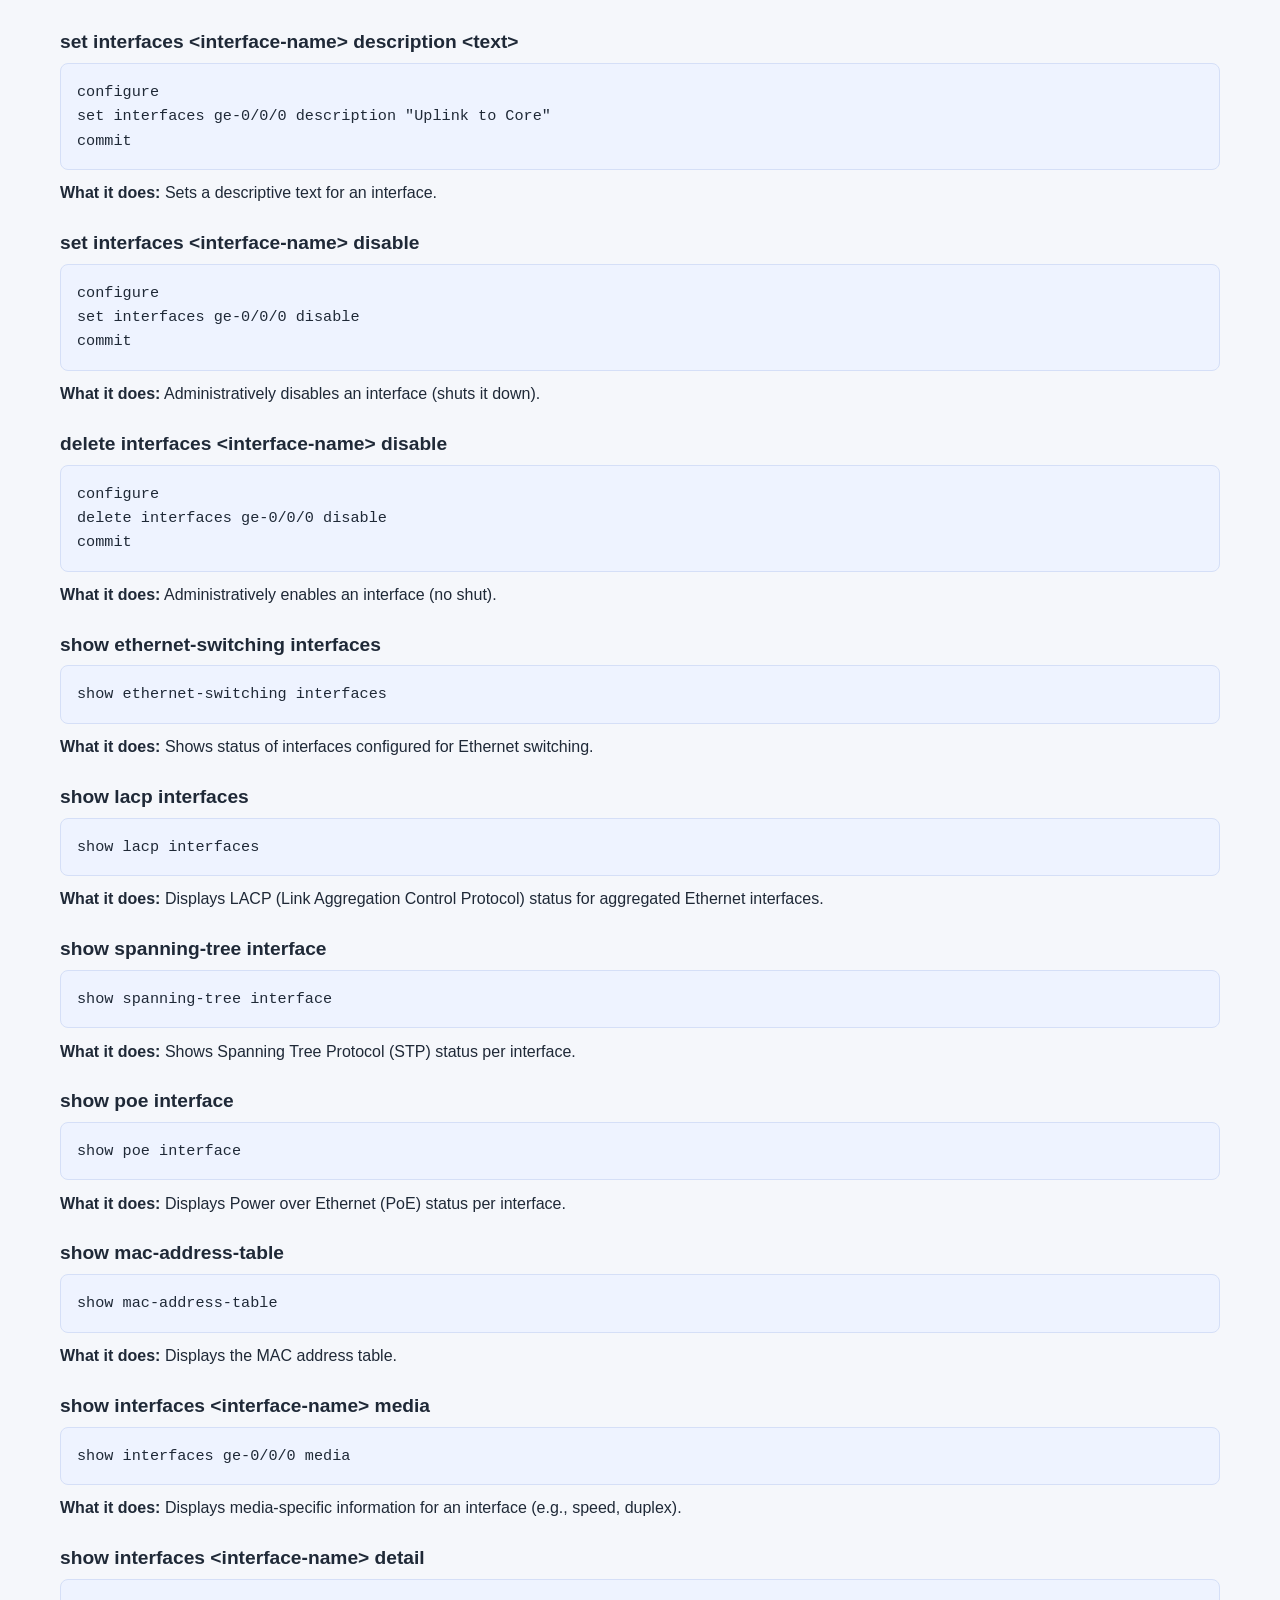
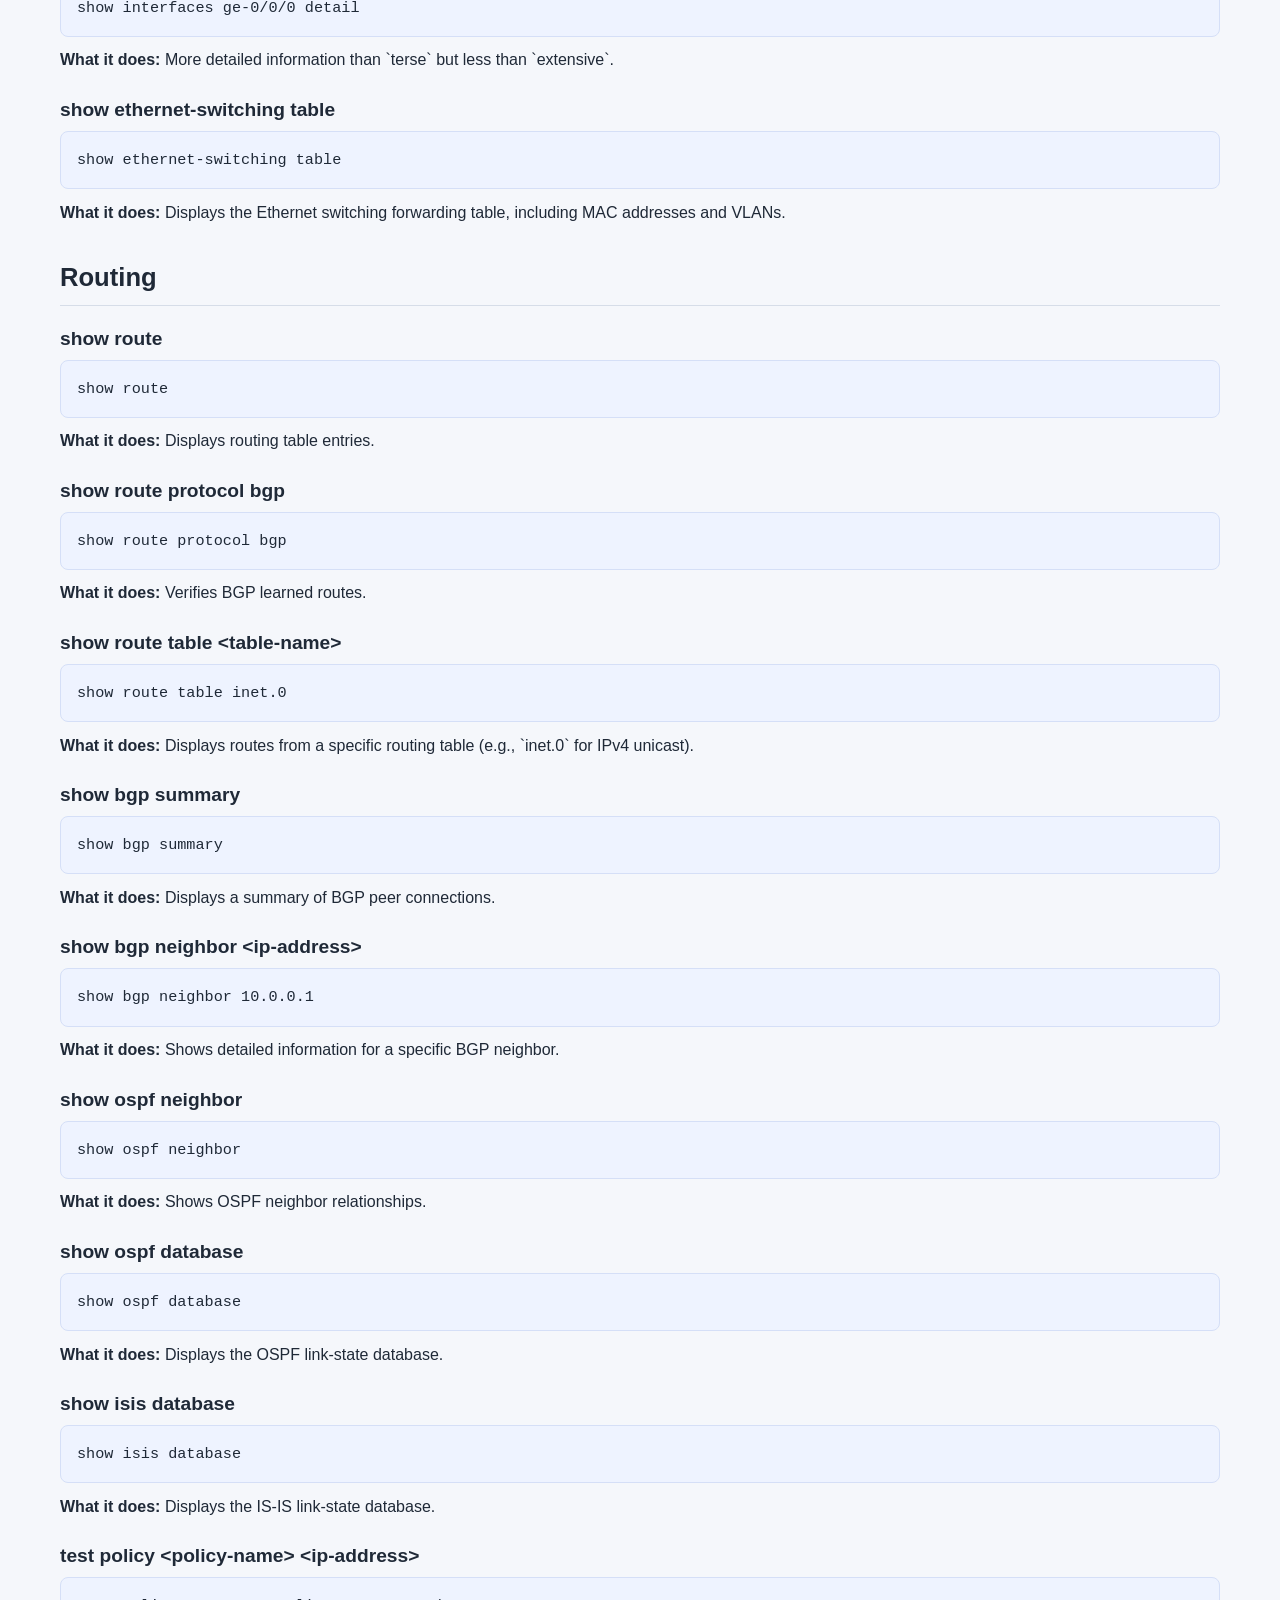
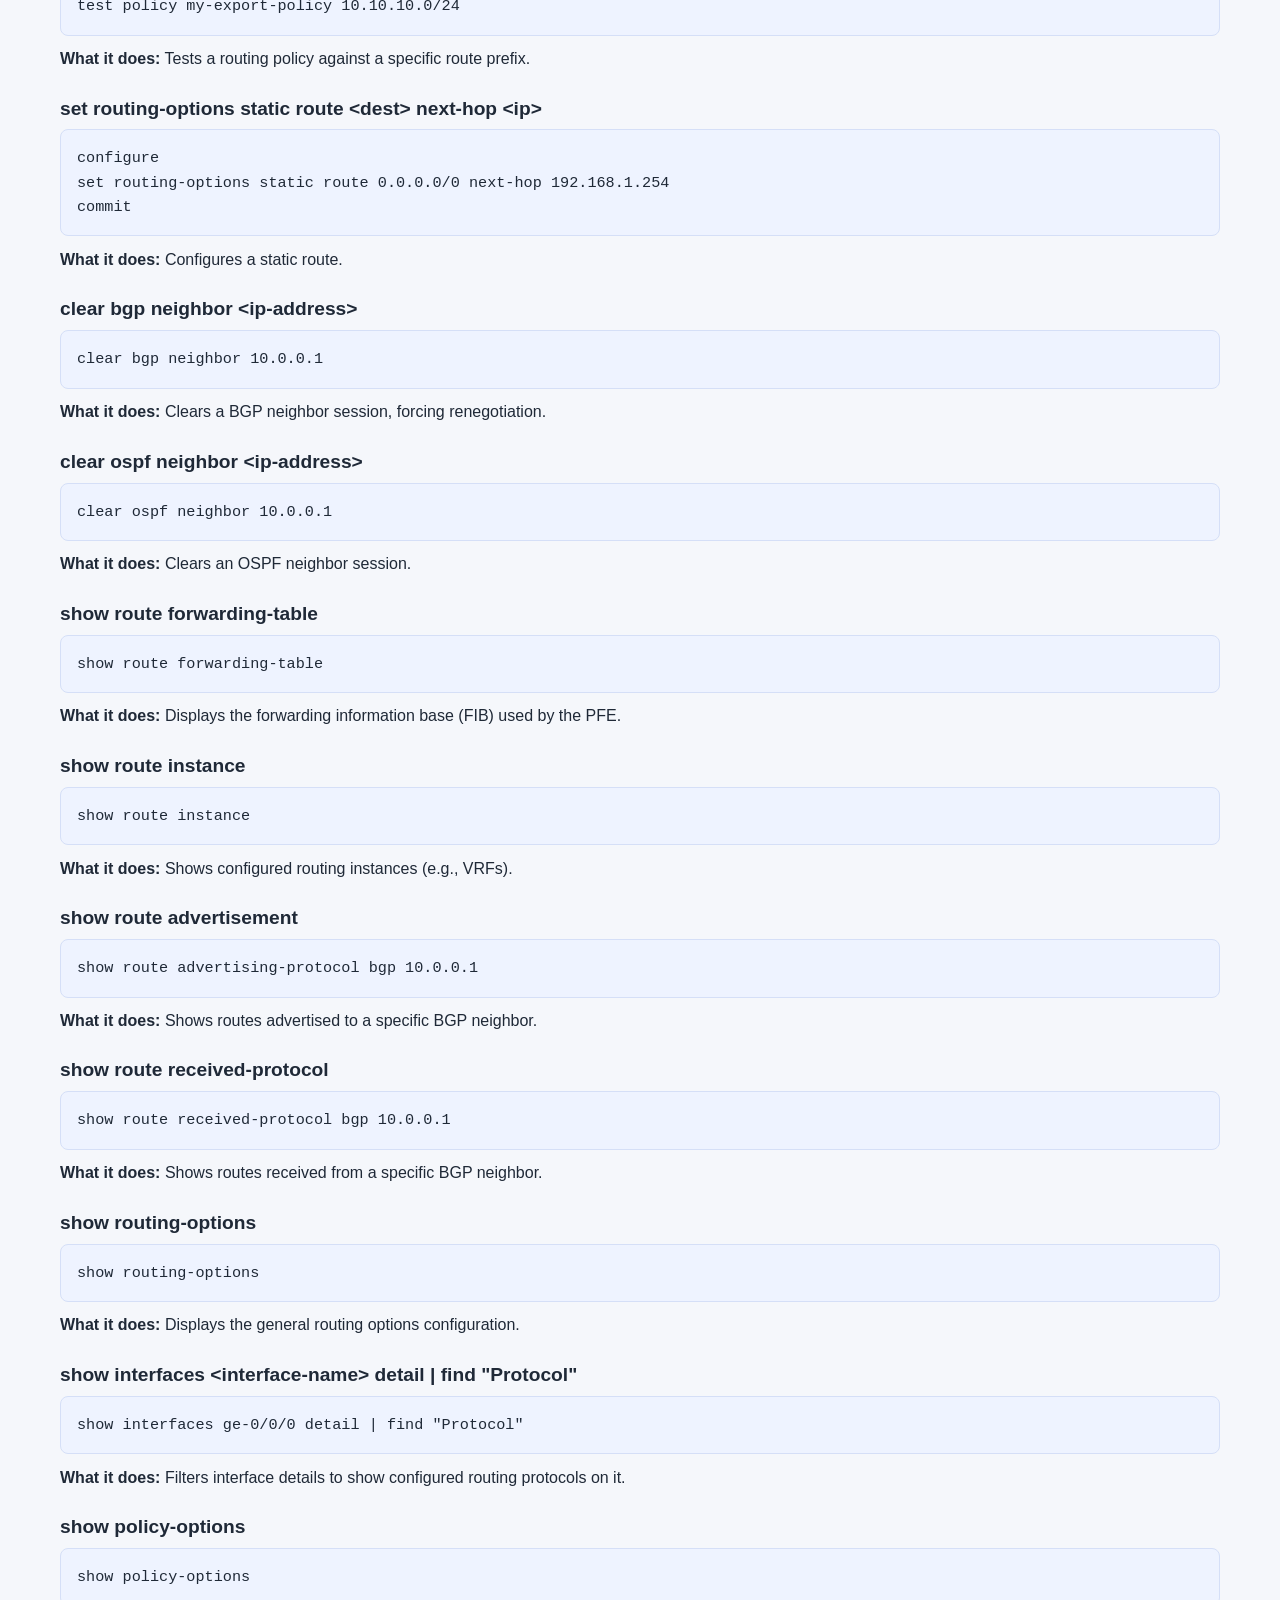
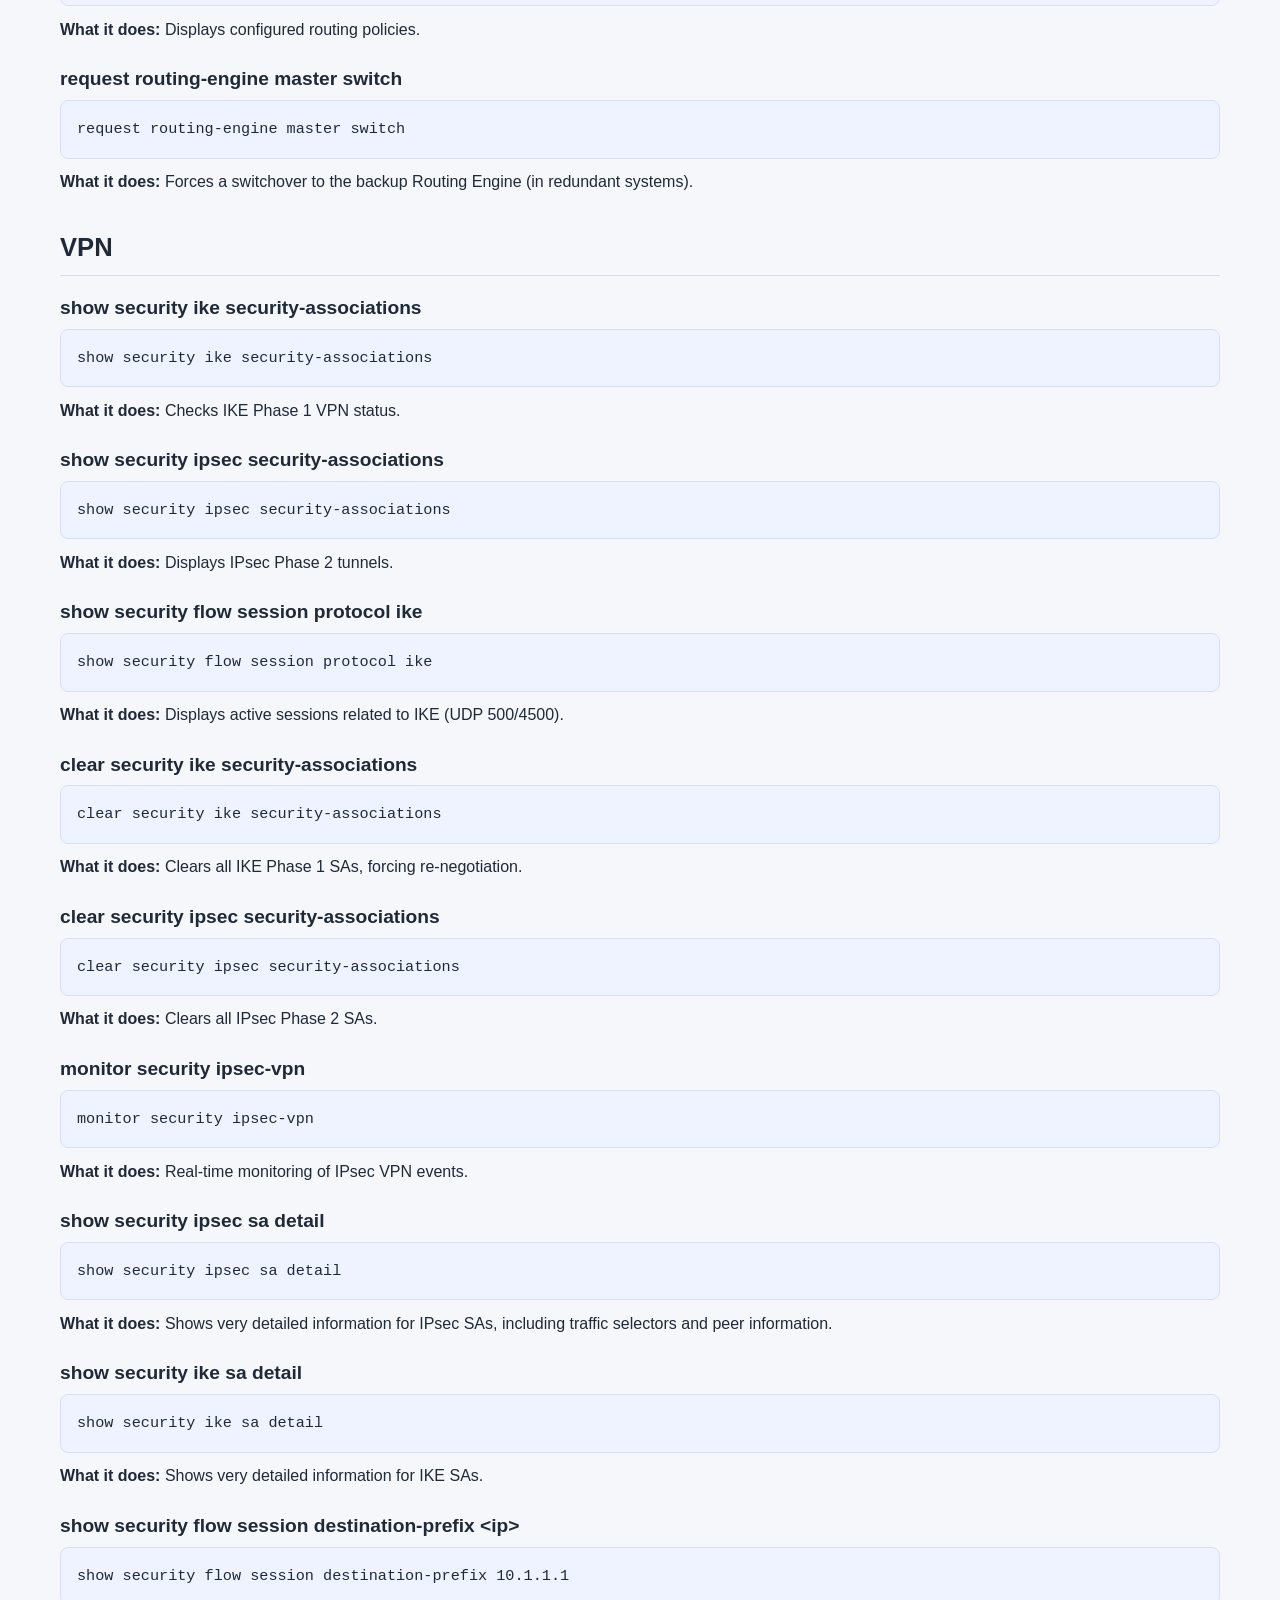
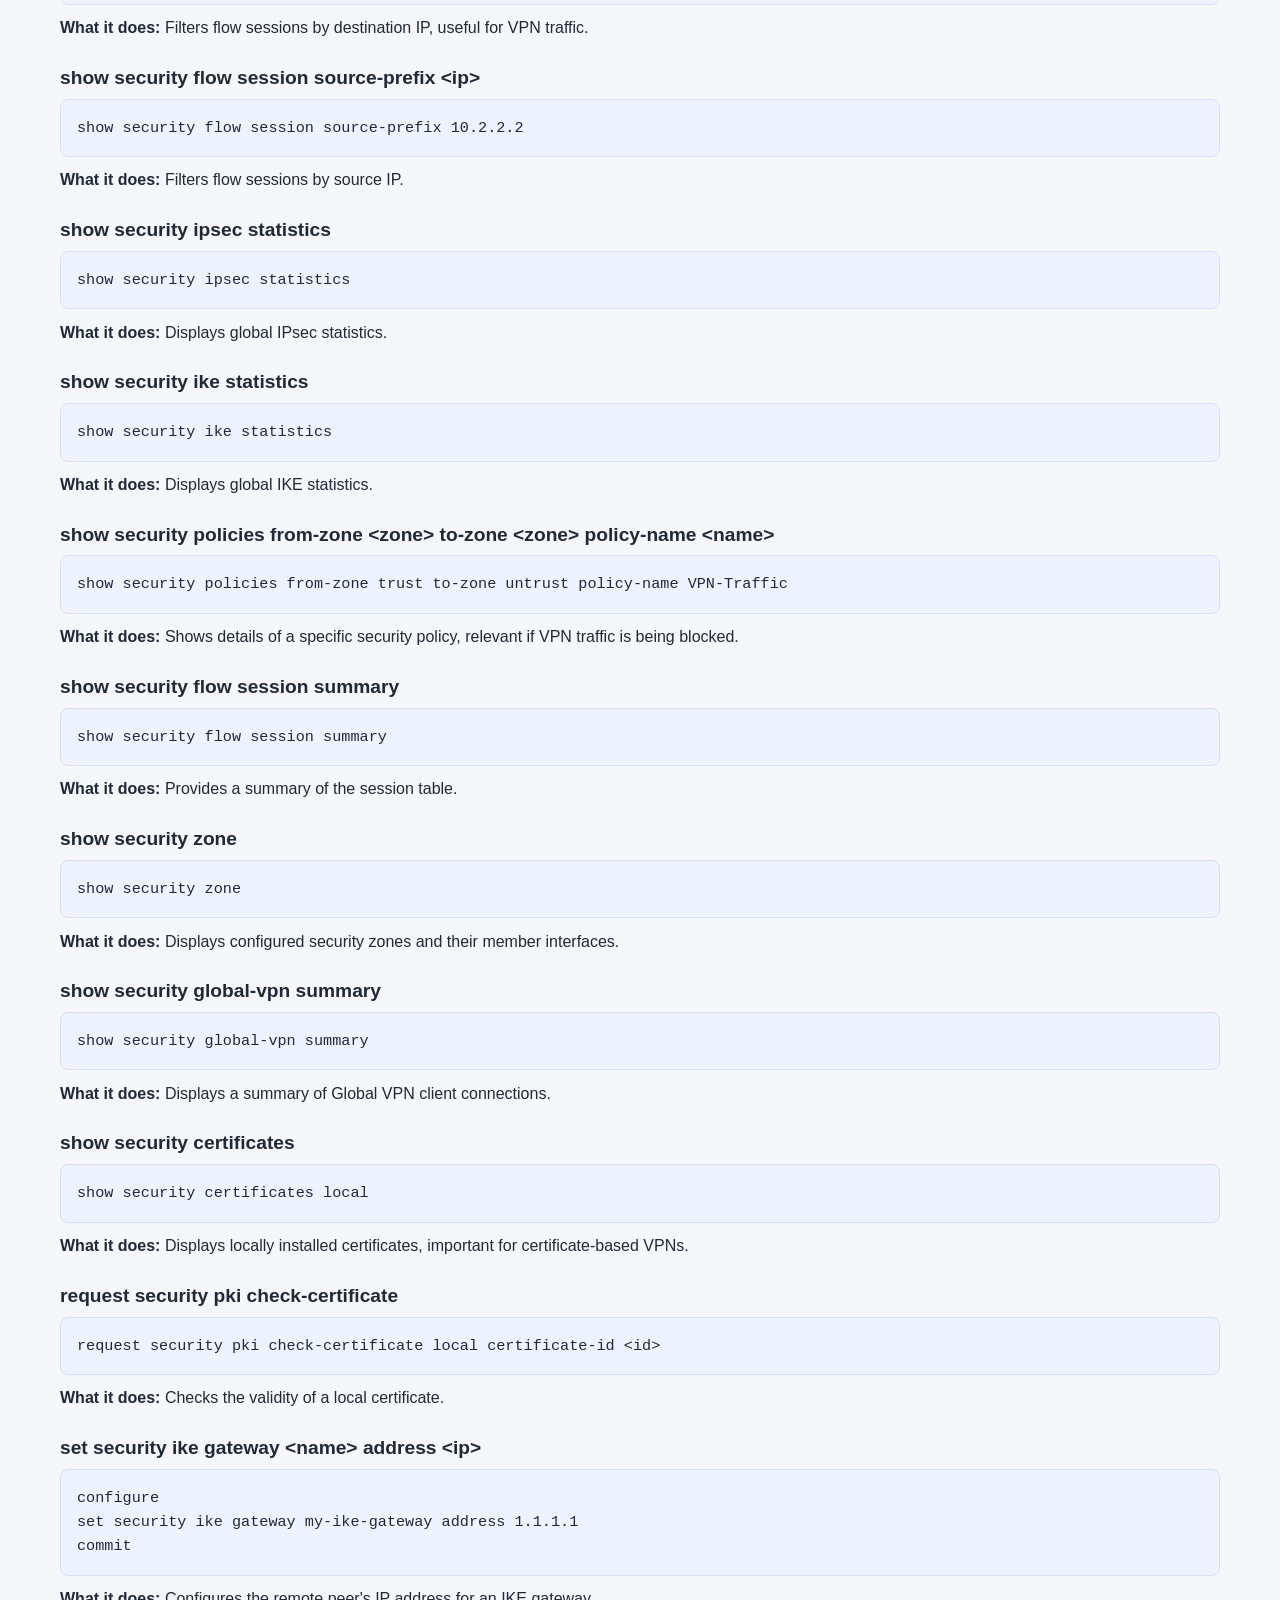
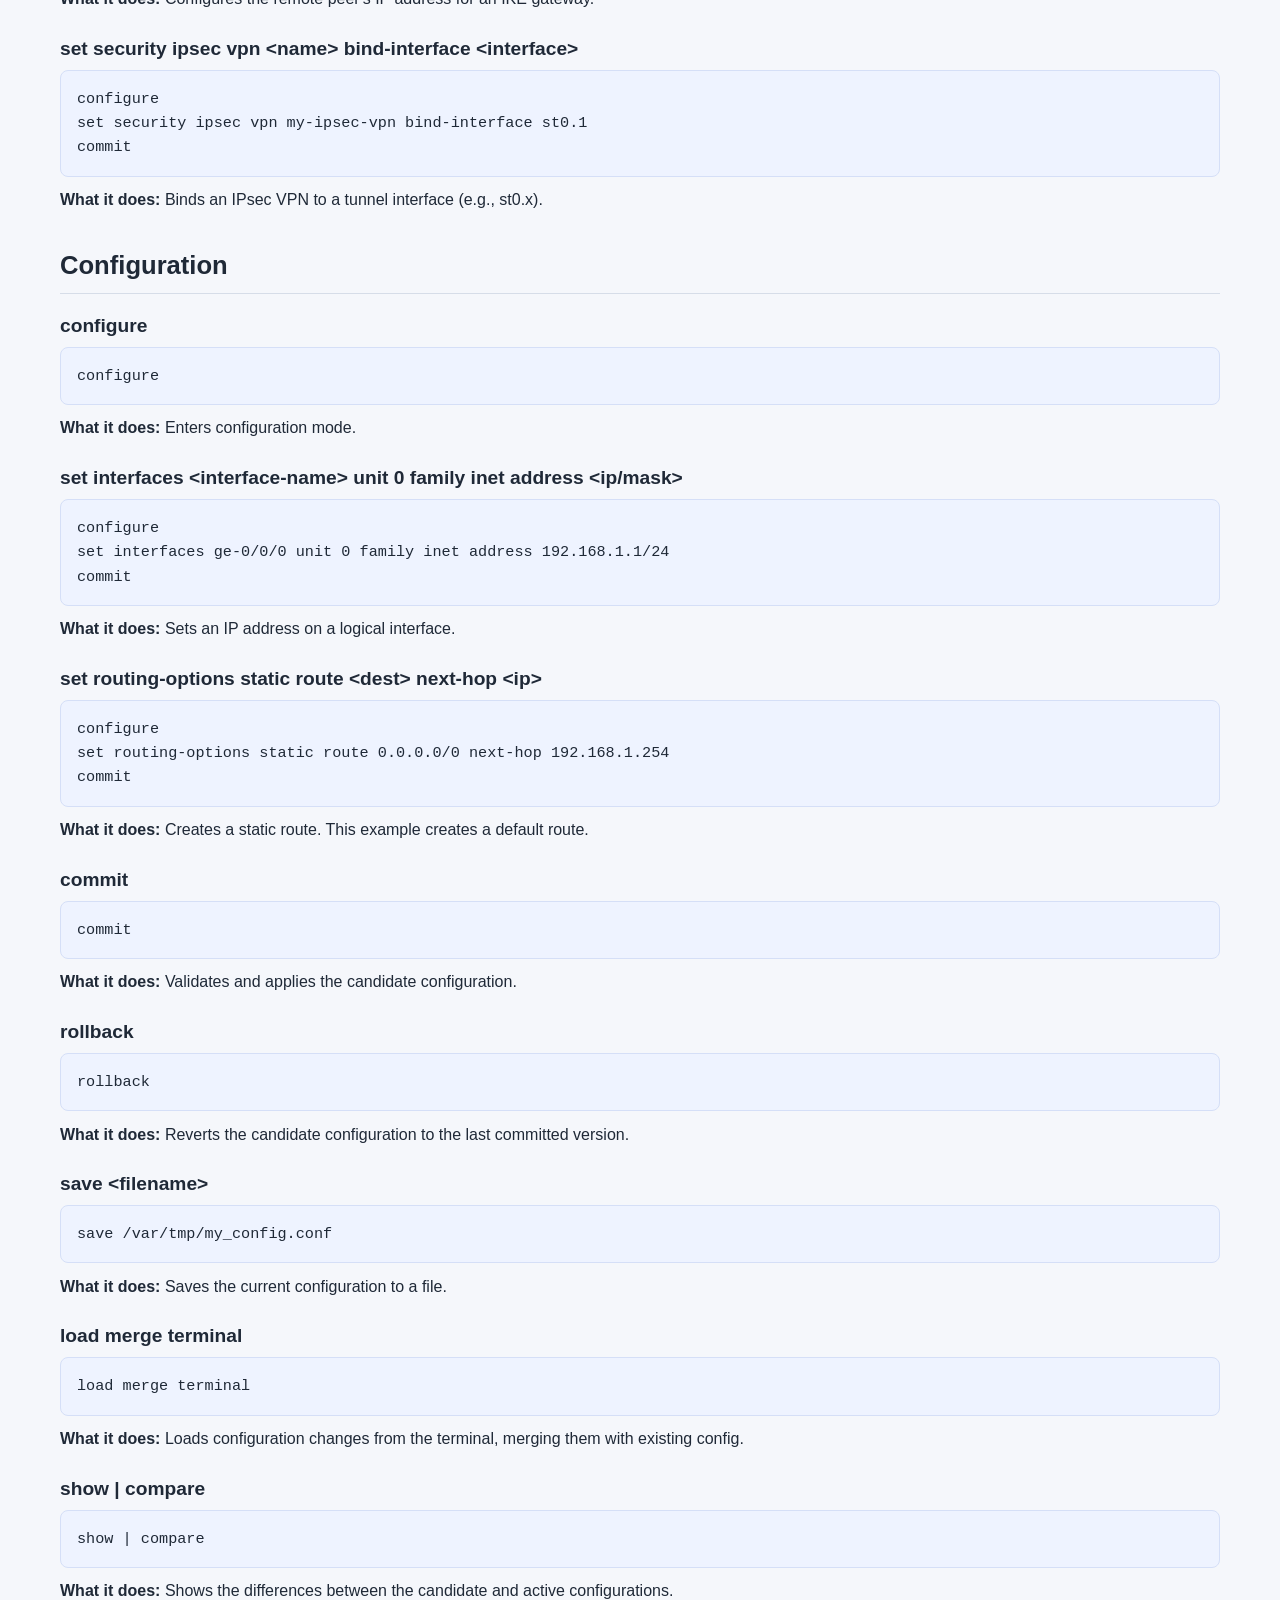
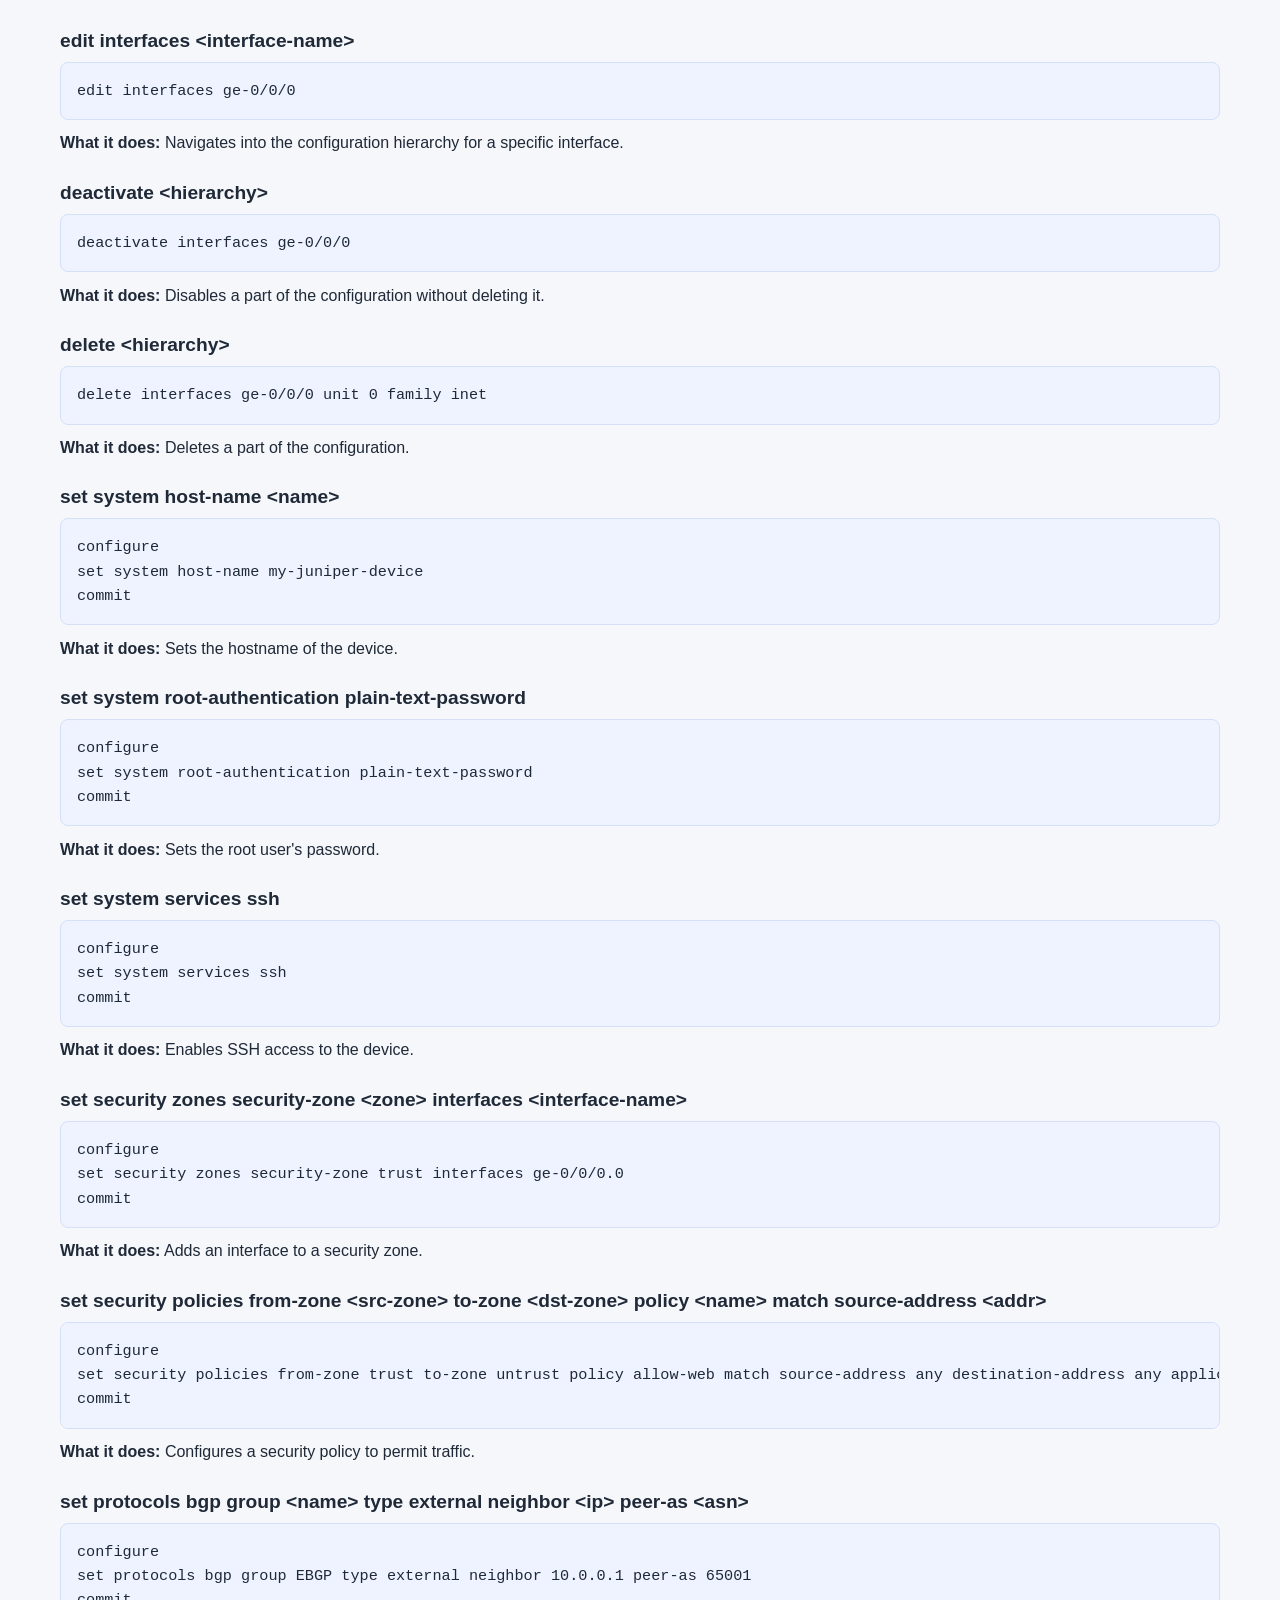
<file: pages/juniper.html>
<!DOCTYPE html>
<html lang="en">
<head>
    <meta charset="UTF-8">
    <meta name="viewport" content="width=device-width, initial-scale=1.0">
    <title>Juniper - Technical Command Reference</title>
    <link rel="stylesheet" href="../css/style.css">
</head>
<body>
    <header>
        <div class="container">
            <h1>Juniper Junos Commands</h1>
            <div class="theme-switcher">
                <button id="theme-toggle">Toggle Dark Mode</button>
            </div>
        </div>
    </header>
    <main>
        <div class="container">
            <div class="page-header">
                <a href="../index.html" class="back-link">&larr; Back to Home</a>
            </div>

            <div class="filter-container">
                <button class="filter-btn active" data-category="all">All</button>
                <button class="filter-btn" data-category="system">System</button>
                <button class="filter-btn" data-category="interface">Interface</button>
                <button class="filter-btn" data-category="routing">Routing</button>
                <button class="filter-btn" data-category="vpn">VPN</button>
                <button class="filter-btn" data-category="config">Configuration</button>
                <button class="filter-btn" data-category="troubleshooting">Troubleshooting</button>
            </div>

            <section class="command-category" data-category="system">
                <h2>System</h2>
                <div class="command"><h3>show version</h3><div class="command-container"><pre><code>show version</code></pre></div><p><strong>What it does:</strong> Displays JunOS version and system info.</p></div>
                <div class="command"><h3>show system uptime</h3><div class="command-container"><pre><code>show system uptime</code></pre></div><p><strong>What it does:</strong> Displays how long the system has been running.</p></div>
                <div class="command"><h3>show system processes extensive</h3><div class="command-container"><pre><code>show system processes extensive</code></pre></div><p><strong>What it does:</strong> Shows detailed information about all running system processes.</p></div>
                <div class="command"><h3>show chassis hardware</h3><div class="command-container"><pre><code>show chassis hardware</code></pre></div><p><strong>What it does:</strong> Displays detailed information about the physical hardware components.</p></div>
                <div class="command"><h3>show system alarms</h3><div class="command-container"><pre><code>show system alarms</code></pre></div><p><strong>What it does:</strong> Shows active system alarms (e.g., hardware failures, critical events).</p></div>
                <div class="command"><h3>show users</h3><div class="command-container"><pre><code>show users</code></pre></div><p><strong>What it does:</strong> Displays currently logged-in users.</p></div>
                <div class="command"><h3>show system storage</h3><div class="command-container"><pre><code>show system storage</code></pre></div><p><strong>What it does:</strong> Displays disk usage information for the system.</p></div>
                <div class="command"><h3>show system configuration</h3><div class="command-container"><pre><code>show system configuration</code></pre></div><p><strong>What it does:</strong> Displays the system configuration from the `system` hierarchy.</p></div>
                <div class="command"><h3>show system license</h3><div class="command-container"><pre><code>show system license</code></pre></div><p><strong>What it does:</strong> Shows installed software licenses.</p></div>
                <div class="command"><h3>show system statistics</h3><div class="command-container"><pre><code>show system statistics</code></pre></div><p><strong>What it does:</strong> Displays various system-wide statistics (CPU, memory, traffic).</p></div>
                <div class="command"><h3>show system services</h3><div class="command-container"><pre><code>show system services</code></pre></div><p><strong>What it does:</strong> Shows configured system services like SSH, Telnet, HTTP.</p></div>
                <div class="command"><h3>show system core-dumps</h3><div class="command-container"><pre><code>show system core-dumps</code></pre></div><p><strong>What it does:</strong> Lists any core dump files generated by crashed processes.</p></div>
                <div class="command"><h3>show system snapshot</h3><div class="command-container"><pre><code>show system snapshot</code></pre></div><p><strong>What it does:</strong> Displays information about system snapshots.</p></div>
                <div class="command"><h3>request system snapshot</h3><div class="command-container"><pre><code>request system snapshot</code></pre></div><p><strong>What it does:</strong> Creates a system snapshot for recovery purposes.</p></div>
                <div class="command"><h3>request system zeroize</h3><div class="command-container"><pre><code>request system zeroize</code></pre></div><p><strong>What it does:</strong> Wipes all configuration and user data, resetting the device to factory defaults (use with extreme caution).</p></div>
                <div class="command"><h3>request system reboot</h3><div class="command-container"><pre><code>request system reboot</code></pre></div><p><strong>What it does:</strong> Reboots the device.</p></div>
                <div class="command"><h3>request system power-off</h3><div class="command-container"><pre><code>request system power-off</code></pre></div><p><strong>What it does:</strong> Powers off the device.</p></div>
                <div class="command"><h3>show configuration | display set</h3><div class="command-container"><pre><code>show configuration | display set</code></pre></div><p><strong>What it does:</strong> Displays the complete configuration in `set` command format, useful for scripting.</p></div>
                <div class="command"><h3>show configuration | display json</h3><div class="command-container"><pre><code>show configuration | display json</code></pre></div><p><strong>What it does:</strong> Displays the complete configuration in JSON format.</p></div>
                <div class="command"><h3>show system statistics eth-ctrl</h3><div class="command-container"><pre><code>show system statistics eth-ctrl</code></pre></div><p><strong>What it does:</strong> Displays statistics related to Ethernet controller operations.</p></div>
            </section>

            <section class="command-category" data-category="interface">
                <h2>Interface</h2>
                <div class="command"><h3>show interfaces terse</h3><div class="command-container"><pre><code>show interfaces terse</code></pre></div><p><strong>What it does:</strong> Quick interface status overview.</p></div>
                <div class="command"><h3>show interfaces extensive</h3><div class="command-container"><pre><code>show interfaces ge-0/0/0 extensive</code></pre></div><p><strong>What it does:</strong> Shows detailed information for a specific interface, including statistics and error counters.</p></div>
                <div class="command"><h3>show interfaces diagnostics optics</h3><div class="command-container"><pre><code>show interfaces diagnostics optics ge-0/0/0</code></pre></div><p><strong>What it does:</strong> Displays optical diagnostic information for fiber interfaces.</p></div>
                <div class="command"><h3>monitor interface &lt;interface-name&gt;</h3><div class="command-container"><pre><code>monitor interface ge-0/0/0</code></pre></div><p><strong>What it does:</strong> Provides a real-time, refreshing view of interface statistics.</p></div>
                <div class="command"><h3>show interfaces queue</h3><div class="command-container"><pre><code>show interfaces ge-0/0/0 queue</code></pre></div><p><strong>What it does:</strong> Displays queue statistics for a specific interface.</p></div>
                <div class="command"><h3>show interfaces statistics</h3><div class="command-container"><pre><code>show interfaces statistics</code></pre></div><p><strong>What it does:</strong> Shows summary statistics for all interfaces.</p></div>
                <div class="command"><h3>show vlans</h3><div class="command-container"><pre><code>show vlans</code></pre></div><p><strong>What it does:</strong> Displays configured VLANs and their associated interfaces.</p></div>
                <div class="command"><h3>clear interfaces statistics &lt;interface-name&gt;</h3><div class="command-container"><pre><code>clear interfaces statistics ge-0/0/0</code></pre></div><p><strong>What it does:</strong> Clears the statistics counters for an interface.</p></div>
                <div class="command"><h3>set interfaces &lt;interface-name&gt; unit 0 family inet address &lt;ip/mask&gt;</h3><div class="command-container"><pre><code>configure
set interfaces ge-0/0/0 unit 0 family inet address 192.168.1.1/24
commit</code></pre></div><p><strong>What it does:</strong> Configures an IP address on a logical interface.</p></div>
                <div class="command"><h3>set interfaces &lt;interface-name&gt; description &lt;text&gt;</h3><div class="command-container"><pre><code>configure
set interfaces ge-0/0/0 description "Uplink to Core"
commit</code></pre></div><p><strong>What it does:</strong> Sets a descriptive text for an interface.</p></div>
                <div class="command"><h3>set interfaces &lt;interface-name&gt; disable</h3><div class="command-container"><pre><code>configure
set interfaces ge-0/0/0 disable
commit</code></pre></div><p><strong>What it does:</strong> Administratively disables an interface (shuts it down).</p></div>
                <div class="command"><h3>delete interfaces &lt;interface-name&gt; disable</h3><div class="command-container"><pre><code>configure
delete interfaces ge-0/0/0 disable
commit</code></pre></div><p><strong>What it does:</strong> Administratively enables an interface (no shut).</p></div>
                <div class="command"><h3>show ethernet-switching interfaces</h3><div class="command-container"><pre><code>show ethernet-switching interfaces</code></pre></div><p><strong>What it does:</strong> Shows status of interfaces configured for Ethernet switching.</p></div>
                <div class="command"><h3>show lacp interfaces</h3><div class="command-container"><pre><code>show lacp interfaces</code></pre></div><p><strong>What it does:</strong> Displays LACP (Link Aggregation Control Protocol) status for aggregated Ethernet interfaces.</p></div>
                <div class="command"><h3>show spanning-tree interface</h3><div class="command-container"><pre><code>show spanning-tree interface</code></pre></div><p><strong>What it does:</strong> Shows Spanning Tree Protocol (STP) status per interface.</p></div>
                <div class="command"><h3>show poe interface</h3><div class="command-container"><pre><code>show poe interface</code></pre></div><p><strong>What it does:</strong> Displays Power over Ethernet (PoE) status per interface.</p></div>
                <div class="command"><h3>show mac-address-table</h3><div class="command-container"><pre><code>show mac-address-table</code></pre></div><p><strong>What it does:</strong> Displays the MAC address table.</p></div>
                <div class="command"><h3>show interfaces &lt;interface-name&gt; media</h3><div class="command-container"><pre><code>show interfaces ge-0/0/0 media</code></pre></div><p><strong>What it does:</strong> Displays media-specific information for an interface (e.g., speed, duplex).</p></div>
                <div class="command"><h3>show interfaces &lt;interface-name&gt; detail</h3><div class="command-container"><pre><code>show interfaces ge-0/0/0 detail</code></pre></div><p><strong>What it does:</strong> More detailed information than `terse` but less than `extensive`.</p></div>
                <div class="command"><h3>show ethernet-switching table</h3><div class="command-container"><pre><code>show ethernet-switching table</code></pre></div><p><strong>What it does:</strong> Displays the Ethernet switching forwarding table, including MAC addresses and VLANs.</p></div>
            </section>

            <section class="command-category" data-category="routing">
                <h2>Routing</h2>
                <div class="command"><h3>show route</h3><div class="command-container"><pre><code>show route</code></pre></div><p><strong>What it does:</strong> Displays routing table entries.</p></div>
                <div class="command"><h3>show route protocol bgp</h3><div class="command-container"><pre><code>show route protocol bgp</code></pre></div><p><strong>What it does:</strong> Verifies BGP learned routes.</p></div>
                <div class="command"><h3>show route table &lt;table-name&gt;</h3><div class="command-container"><pre><code>show route table inet.0</code></pre></div><p><strong>What it does:</strong> Displays routes from a specific routing table (e.g., `inet.0` for IPv4 unicast).</p></div>
                <div class="command"><h3>show bgp summary</h3><div class="command-container"><pre><code>show bgp summary</code></pre></div><p><strong>What it does:</strong> Displays a summary of BGP peer connections.</p></div>
                <div class="command"><h3>show bgp neighbor &lt;ip-address&gt;</h3><div class="command-container"><pre><code>show bgp neighbor 10.0.0.1</code></pre></div><p><strong>What it does:</strong> Shows detailed information for a specific BGP neighbor.</p></div>
                <div class="command"><h3>show ospf neighbor</h3><div class="command-container"><pre><code>show ospf neighbor</code></pre></div><p><strong>What it does:</strong> Shows OSPF neighbor relationships.</p></div>
                <div class="command"><h3>show ospf database</h3><div class="command-container"><pre><code>show ospf database</code></pre></div><p><strong>What it does:</strong> Displays the OSPF link-state database.</p></div>
                <div class="command"><h3>show isis database</h3><div class="command-container"><pre><code>show isis database</code></pre></div><p><strong>What it does:</strong> Displays the IS-IS link-state database.</p></div>
                <div class="command"><h3>test policy &lt;policy-name&gt; &lt;ip-address&gt;</h3><div class="command-container"><pre><code>test policy my-export-policy 10.10.10.0/24</code></pre></div><p><strong>What it does:</strong> Tests a routing policy against a specific route prefix.</p></div>
                <div class="command"><h3>set routing-options static route &lt;dest&gt; next-hop &lt;ip&gt;</h3><div class="command-container"><pre><code>configure
set routing-options static route 0.0.0.0/0 next-hop 192.168.1.254
commit</code></pre></div><p><strong>What it does:</strong> Configures a static route.</p></div>
                <div class="command"><h3>clear bgp neighbor &lt;ip-address&gt;</h3><div class="command-container"><pre><code>clear bgp neighbor 10.0.0.1</code></pre></div><p><strong>What it does:</strong> Clears a BGP neighbor session, forcing renegotiation.</p></div>
                <div class="command"><h3>clear ospf neighbor &lt;ip-address&gt;</h3><div class="command-container"><pre><code>clear ospf neighbor 10.0.0.1</code></pre></div><p><strong>What it does:</strong> Clears an OSPF neighbor session.</p></div>
                <div class="command"><h3>show route forwarding-table</h3><div class="command-container"><pre><code>show route forwarding-table</code></pre></div><p><strong>What it does:</strong> Displays the forwarding information base (FIB) used by the PFE.</p></div>
                <div class="command"><h3>show route instance</h3><div class="command-container"><pre><code>show route instance</code></pre></div><p><strong>What it does:</strong> Shows configured routing instances (e.g., VRFs).</p></div>
                <div class="command"><h3>show route advertisement</h3><div class="command-container"><pre><code>show route advertising-protocol bgp 10.0.0.1</code></pre></div><p><strong>What it does:</strong> Shows routes advertised to a specific BGP neighbor.</p></div>
                <div class="command"><h3>show route received-protocol</h3><div class="command-container"><pre><code>show route received-protocol bgp 10.0.0.1</code></pre></div><p><strong>What it does:</strong> Shows routes received from a specific BGP neighbor.</p></div>
                <div class="command"><h3>show routing-options</h3><div class="command-container"><pre><code>show routing-options</code></pre></div><p><strong>What it does:</strong> Displays the general routing options configuration.</p></div>
                <div class="command"><h3>show interfaces &lt;interface-name&gt; detail | find "Protocol"</h3><div class="command-container"><pre><code>show interfaces ge-0/0/0 detail | find "Protocol"</code></pre></div><p><strong>What it does:</strong> Filters interface details to show configured routing protocols on it.</p></div>
                <div class="command"><h3>show policy-options</h3><div class="command-container"><pre><code>show policy-options</code></pre></div><p><strong>What it does:</strong> Displays configured routing policies.</p></div>
                <div class="command"><h3>request routing-engine master switch</h3><div class="command-container"><pre><code>request routing-engine master switch</code></pre></div><p><strong>What it does:</strong> Forces a switchover to the backup Routing Engine (in redundant systems).</p></div>
            </section>

            <section class="command-category" data-category="vpn">
                <h2>VPN</h2>
                <div class="command"><h3>show security ike security-associations</h3><div class="command-container"><pre><code>show security ike security-associations</code></pre></div><p><strong>What it does:</strong> Checks IKE Phase 1 VPN status.</p></div>
                <div class="command"><h3>show security ipsec security-associations</h3><div class="command-container"><pre><code>show security ipsec security-associations</code></pre></div><p><strong>What it does:</strong> Displays IPsec Phase 2 tunnels.</p></div>
                <div class="command"><h3>show security flow session protocol ike</h3><div class="command-container"><pre><code>show security flow session protocol ike</code></pre></div><p><strong>What it does:</strong> Displays active sessions related to IKE (UDP 500/4500).</p></div>
                <div class="command"><h3>clear security ike security-associations</h3><div class="command-container"><pre><code>clear security ike security-associations</code></pre></div><p><strong>What it does:</strong> Clears all IKE Phase 1 SAs, forcing re-negotiation.</p></div>
                <div class="command"><h3>clear security ipsec security-associations</h3><div class="command-container"><pre><code>clear security ipsec security-associations</code></pre></div><p><strong>What it does:</strong> Clears all IPsec Phase 2 SAs.</p></div>
                <div class="command"><h3>monitor security ipsec-vpn</h3><div class="command-container"><pre><code>monitor security ipsec-vpn</code></pre></div><p><strong>What it does:</strong> Real-time monitoring of IPsec VPN events.</p></div>
                <div class="command"><h3>show security ipsec sa detail</h3><div class="command-container"><pre><code>show security ipsec sa detail</code></pre></div><p><strong>What it does:</strong> Shows very detailed information for IPsec SAs, including traffic selectors and peer information.</p></div>
                <div class="command"><h3>show security ike sa detail</h3><div class="command-container"><pre><code>show security ike sa detail</code></pre></div><p><strong>What it does:</strong> Shows very detailed information for IKE SAs.</p></div>
                <div class="command"><h3>show security flow session destination-prefix &lt;ip&gt;</h3><div class="command-container"><pre><code>show security flow session destination-prefix 10.1.1.1</code></pre></div><p><strong>What it does:</strong> Filters flow sessions by destination IP, useful for VPN traffic.</p></div>
                <div class="command"><h3>show security flow session source-prefix &lt;ip&gt;</h3><div class="command-container"><pre><code>show security flow session source-prefix 10.2.2.2</code></pre></div><p><strong>What it does:</strong> Filters flow sessions by source IP.</p></div>
                <div class="command"><h3>show security ipsec statistics</h3><div class="command-container"><pre><code>show security ipsec statistics</code></pre></div><p><strong>What it does:</strong> Displays global IPsec statistics.</p></div>
                <div class="command"><h3>show security ike statistics</h3><div class="command-container"><pre><code>show security ike statistics</code></pre></div><p><strong>What it does:</strong> Displays global IKE statistics.</p></div>
                <div class="command"><h3>show security policies from-zone &lt;zone&gt; to-zone &lt;zone&gt; policy-name &lt;name&gt;</h3><div class="command-container"><pre><code>show security policies from-zone trust to-zone untrust policy-name VPN-Traffic</code></pre></div><p><strong>What it does:</strong> Shows details of a specific security policy, relevant if VPN traffic is being blocked.</p></div>
                <div class="command"><h3>show security flow session summary</h3><div class="command-container"><pre><code>show security flow session summary</code></pre></div><p><strong>What it does:</strong> Provides a summary of the session table.</p></div>
                <div class="command"><h3>show security zone</h3><div class="command-container"><pre><code>show security zone</code></pre></div><p><strong>What it does:</strong> Displays configured security zones and their member interfaces.</p></div>
                <div class="command"><h3>show security global-vpn summary</h3><div class="command-container"><pre><code>show security global-vpn summary</code></pre></div><p><strong>What it does:</strong> Displays a summary of Global VPN client connections.</p></div>
                <div class="command"><h3>show security certificates</h3><div class="command-container"><pre><code>show security certificates local</code></pre></div><p><strong>What it does:</strong> Displays locally installed certificates, important for certificate-based VPNs.</p></div>
                <div class="command"><h3>request security pki check-certificate</h3><div class="command-container"><pre><code>request security pki check-certificate local certificate-id &lt;id&gt;</code></pre></div><p><strong>What it does:</strong> Checks the validity of a local certificate.</p></div>
                <div class="command"><h3>set security ike gateway &lt;name&gt; address &lt;ip&gt;</h3><div class="command-container"><pre><code>configure
set security ike gateway my-ike-gateway address 1.1.1.1
commit</code></pre></div><p><strong>What it does:</strong> Configures the remote peer's IP address for an IKE gateway.</p></div>
                <div class="command"><h3>set security ipsec vpn &lt;name&gt; bind-interface &lt;interface&gt;</h3><div class="command-container"><pre><code>configure
set security ipsec vpn my-ipsec-vpn bind-interface st0.1
commit</code></pre></div><p><strong>What it does:</strong> Binds an IPsec VPN to a tunnel interface (e.g., st0.x).</p></div>
            </section>

            <section class="command-category" data-category="config">
                <h2>Configuration</h2>
                <div class="command"><h3>configure</h3><div class="command-container"><pre><code>configure</code></pre></div><p><strong>What it does:</strong> Enters configuration mode.</p></div>
                <div class="command"><h3>set interfaces &lt;interface-name&gt; unit 0 family inet address &lt;ip/mask&gt;</h3><div class="command-container"><pre><code>configure
set interfaces ge-0/0/0 unit 0 family inet address 192.168.1.1/24
commit</code></pre></div><p><strong>What it does:</strong> Sets an IP address on a logical interface.</p></div>
                <div class="command"><h3>set routing-options static route &lt;dest&gt; next-hop &lt;ip&gt;</h3><div class="command-container"><pre><code>configure
set routing-options static route 0.0.0.0/0 next-hop 192.168.1.254
commit</code></pre></div><p><strong>What it does:</strong> Creates a static route. This example creates a default route.</p></div>
                <div class="command"><h3>commit</h3><div class="command-container"><pre><code>commit</code></pre></div><p><strong>What it does:</strong> Validates and applies the candidate configuration.</p></div>
                <div class="command"><h3>rollback</h3><div class="command-container"><pre><code>rollback</code></pre></div><p><strong>What it does:</strong> Reverts the candidate configuration to the last committed version.</p></div>
                <div class="command"><h3>save &lt;filename&gt;</h3><div class="command-container"><pre><code>save /var/tmp/my_config.conf</code></pre></div><p><strong>What it does:</strong> Saves the current configuration to a file.</p></div>
                <div class="command"><h3>load merge terminal</h3><div class="command-container"><pre><code>load merge terminal</code></pre></div><p><strong>What it does:</strong> Loads configuration changes from the terminal, merging them with existing config.</p></div>
                <div class="command"><h3>show | compare</h3><div class="command-container"><pre><code>show | compare</code></pre></div><p><strong>What it does:</strong> Shows the differences between the candidate and active configurations.</p></div>
                <div class="command"><h3>edit interfaces &lt;interface-name&gt;</h3><div class="command-container"><pre><code>edit interfaces ge-0/0/0</code></pre></div><p><strong>What it does:</strong> Navigates into the configuration hierarchy for a specific interface.</p></div>
                <div class="command"><h3>deactivate &lt;hierarchy&gt;</h3><div class="command-container"><pre><code>deactivate interfaces ge-0/0/0</code></pre></div><p><strong>What it does:</strong> Disables a part of the configuration without deleting it.</p></div>
                <div class="command"><h3>delete &lt;hierarchy&gt;</h3><div class="command-container"><pre><code>delete interfaces ge-0/0/0 unit 0 family inet</code></pre></div><p><strong>What it does:</strong> Deletes a part of the configuration.</p></div>
                <div class="command"><h3>set system host-name &lt;name&gt;</h3><div class="command-container"><pre><code>configure
set system host-name my-juniper-device
commit</code></pre></div><p><strong>What it does:</strong> Sets the hostname of the device.</p></div>
                <div class="command"><h3>set system root-authentication plain-text-password</h3><div class="command-container"><pre><code>configure
set system root-authentication plain-text-password
commit</code></pre></div><p><strong>What it does:</strong> Sets the root user's password.</p></div>
                <div class="command"><h3>set system services ssh</h3><div class="command-container"><pre><code>configure
set system services ssh
commit</code></pre></div><p><strong>What it does:</strong> Enables SSH access to the device.</p></div>
                <div class="command"><h3>set security zones security-zone &lt;zone&gt; interfaces &lt;interface-name&gt;</h3><div class="command-container"><pre><code>configure
set security zones security-zone trust interfaces ge-0/0/0.0
commit</code></pre></div><p><strong>What it does:</strong> Adds an interface to a security zone.</p></div>
                <div class="command"><h3>set security policies from-zone &lt;src-zone&gt; to-zone &lt;dst-zone&gt; policy &lt;name&gt; match source-address &lt;addr&gt;</h3><div class="command-container"><pre><code>configure
set security policies from-zone trust to-zone untrust policy allow-web match source-address any destination-address any application junos-http then permit
commit</code></pre></div><p><strong>What it does:</strong> Configures a security policy to permit traffic.</p></div>
                <div class="command"><h3>set protocols bgp group &lt;name&gt; type external neighbor &lt;ip&gt; peer-as &lt;asn&gt;</h3><div class="command-container"><pre><code>configure
set protocols bgp group EBGP type external neighbor 10.0.0.1 peer-as 65001
commit</code></pre></div><p><strong>What it does:</strong> Configures a BGP peering relationship.</p></div>
                <div class="command"><h3>set protocols ospf area 0.0.0.0 interface &lt;interface-name&gt;</h3><div class="command-container"><pre><code>configure
set protocols ospf area 0.0.0.0 interface ge-0/0/0.0
commit</code></pre></div><p><strong>What it does:</strong> Configures OSPF on an interface.</p></div>
                <div class="command"><h3>set vlans &lt;vlan-name&gt; vlan-id &lt;id&gt; l3-interface &lt;irb-interface&gt;</h3><div class="command-container"><pre><code>configure
set vlans my-vlan vlan-id 10 l3-interface irb.10
commit</code></pre></div><p><strong>What it does:</strong> Creates a VLAN and associates it with a Layer 3 interface.</p></div>
                <div class="command"><h3>set system ntp server &lt;ip&gt;</h3><div class="command-container"><pre><code>configure
set system ntp server 1.pool.ntp.org
commit</code></pre></div><p><strong>What it does:</strong> Configures an NTP server for time synchronization.</p></div>
            </section>

            <section class="command-category" data-category="troubleshooting">
                <h2>Troubleshooting</h2>
                <div class="command"><h3>show route</h3><div class="command-container"><pre><code>show route</code></pre></div><p><strong>What it does:</strong> Displays the routing table.</p></div>
                <div class="command"><h3>show log messages</h3><div class="command-container"><pre><code>show log messages | find "error"</code></pre></div><p><strong>What it does:</strong> Reviews system logs for troubleshooting, filtered for errors.</p></div>
                <div class="command"><h3>monitor traffic interface &lt;interface&gt;</h3><div class="command-container"><pre><code>monitor traffic interface ge-0/0/0.0 detail</code></pre></div><p><strong>What it does:</strong> Live packet capture on interface.</p></div>
                <div class="command"><h3>ping &lt;ip&gt; rapid count 5</h3><div class="command-container"><pre><code>ping 8.8.8.8 rapid count 5</code></pre></div><p><strong>What it does:</strong> Fast connectivity testing with a quick burst of pings.</p></div>
                <div class="command"><h3>traceroute &lt;ip&gt;</h3><div class="command-container"><pre><code>traceroute 8.8.8.8</code></pre></div><p><strong>What it does:</strong> Route path analysis.</p></div>
                <div class="command"><h3>show security flow session</h3><div class="command-container"><pre><code>show security flow session</code></pre></div><p><strong>What it does:</strong> Displays active sessions on the device.</p></div>
                <div class="command"><h3>test security-policy-match source-ip &lt;src-ip&gt; destination-ip &lt;dst-ip&gt; protocol &lt;protocol&gt; destination-port &lt;port&gt;</h3><div class="command-container"><pre><code>test security-policy-match source-ip 10.1.1.1 destination-ip 8.8.8.8 protocol tcp destination-port 80</code></pre></div><p><strong>What it does:</strong> Simulates traffic to determine which security policy it matches.</p></div>
                <div class="command"><h3>show security nat destination-pool</h3><div class="command-container"><pre><code>show security nat destination-pool</code></pre></div><p><strong>What it does:</strong> Shows configured destination NAT pools.</p></div>
                <div class="command"><h3>show security nat source-pool</h3><div class="command-container"><pre><code>show security nat source-pool</code></pre></div><p><strong>What it does:</strong> Shows configured source NAT pools.</p></div>
                <div class="command"><h3>show security nat static-nat-rule</h3><div class="command-container"><pre><code>show security nat static-nat-rule</code></pre></div><p><strong>What it does:</strong> Shows configured static NAT rules.</p></div>
                <div class="command"><h3>show security alg statistics</h3><div class="command-container"><pre><code>show security alg statistics</code></pre></div><p><strong>What it does:</strong> Displays statistics for Application Layer Gateways (ALGs).</p></div>
                <div class="command"><h3>show system alarms</h3><div class="command-container"><pre><code>show system alarms</code></pre></div><p><strong>What it does:</strong> Shows active system alarms.</p></div>
                <div class="command"><h3>request support information</h3><div class="command-container"><pre><code>request support information</code></pre></div><p><strong>What it does:</strong> Gathers various diagnostic information into a single file for Juniper support.</p></div>
                <div class="command"><h3>monitor start &lt;filename&gt;</h3><div class="command-container"><pre><code>monitor start /var/log/my_debug.log
monitor stop</code></pre></div><p><strong>What it does:</strong> Starts monitoring CLI output to a file (useful for capturing debugs).</p></div>
                <div class="command"><h3>show bgp summary | find "Active"</h3><div class="command-container"><pre><code>show bgp summary | find "Active"</code></pre></div><p><strong>What it does:</strong> Filters BGP summary to show active connections.</p></div>
                <div class="command"><h3>show interfaces extensive &lt;interface-name&gt; | find "Errors"</h3><div class="command-container"><pre><code>show interfaces extensive ge-0/0/0 | find "Errors"</code></pre></div><p><strong>What it does:</strong> Filters interface statistics to show error counters.</p></div>
                <div class="command"><h3>clear security flow session all</h3><div class="command-container"><pre><code>clear security flow session all</code></pre></div><p><strong>What it does:</strong> Clears all active sessions (use with extreme caution).</p></div>
                <div class="command"><h3>clear security flow session destination-prefix &lt;ip&gt;</h3><div class="command-container"><pre><code>clear security flow session destination-prefix 10.1.1.1</code></pre></div><p><strong>What it does:</strong> Clears sessions matching a specific destination IP.</p></div>
                <div class="command"><h3>show security policies hit-counts</h3><div class="command-container"><pre><code>show security policies hit-counts</code></pre></div><p><strong>What it does:</strong> Displays hit counts for all security policies.</p></div>
                <div class="command"><h3>request security pki check-certificate local certificate-id &lt;id&gt;</h3><div class="command-container"><pre><code>request security pki check-certificate local certificate-id MyCert</code></pre></div><p><strong>What it does:</strong> Checks the validity and status of a local certificate.</p></div>
            </section>

        </div>
    </main>
    <footer>
        <div class="container">
            <p>&copy; 2026 Technical Command Reference</p>
        </div>
    </footer>
    <script src="../js/main.js"></script>
</body>
</html>
</file>
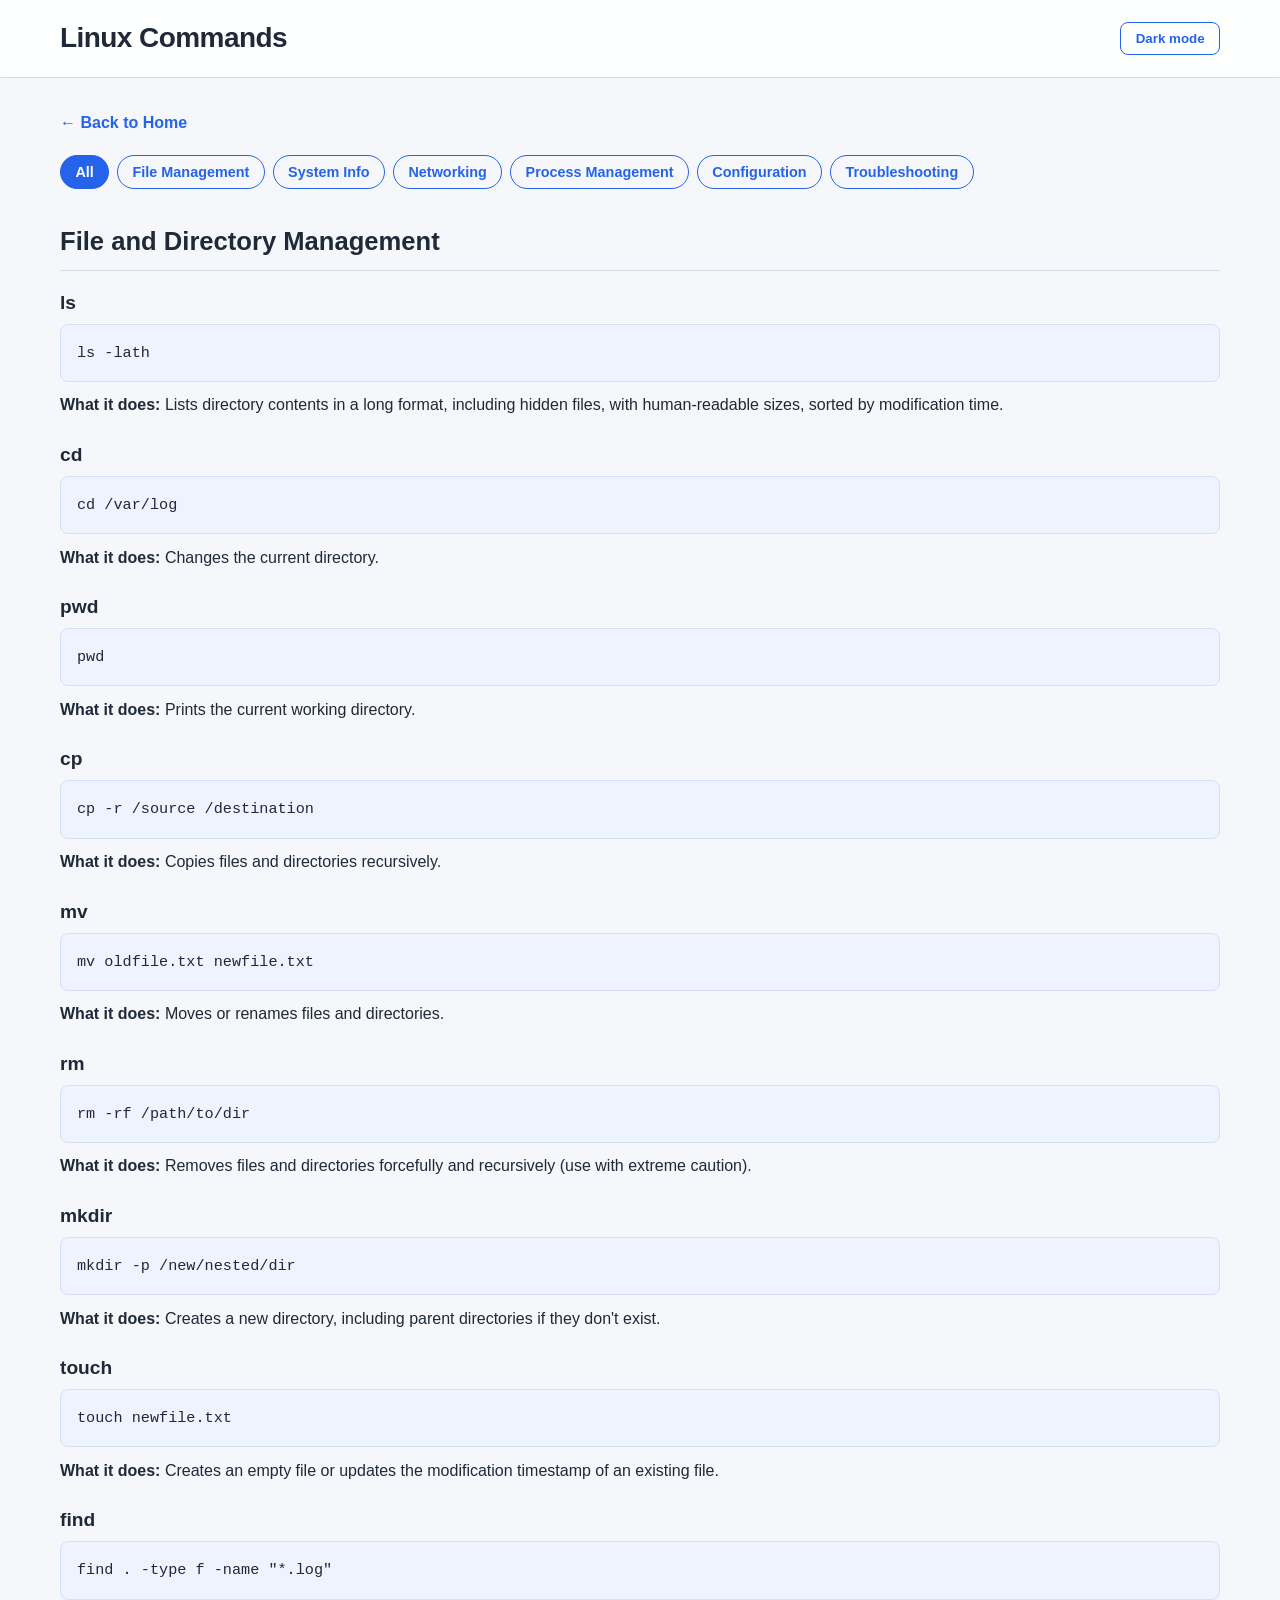
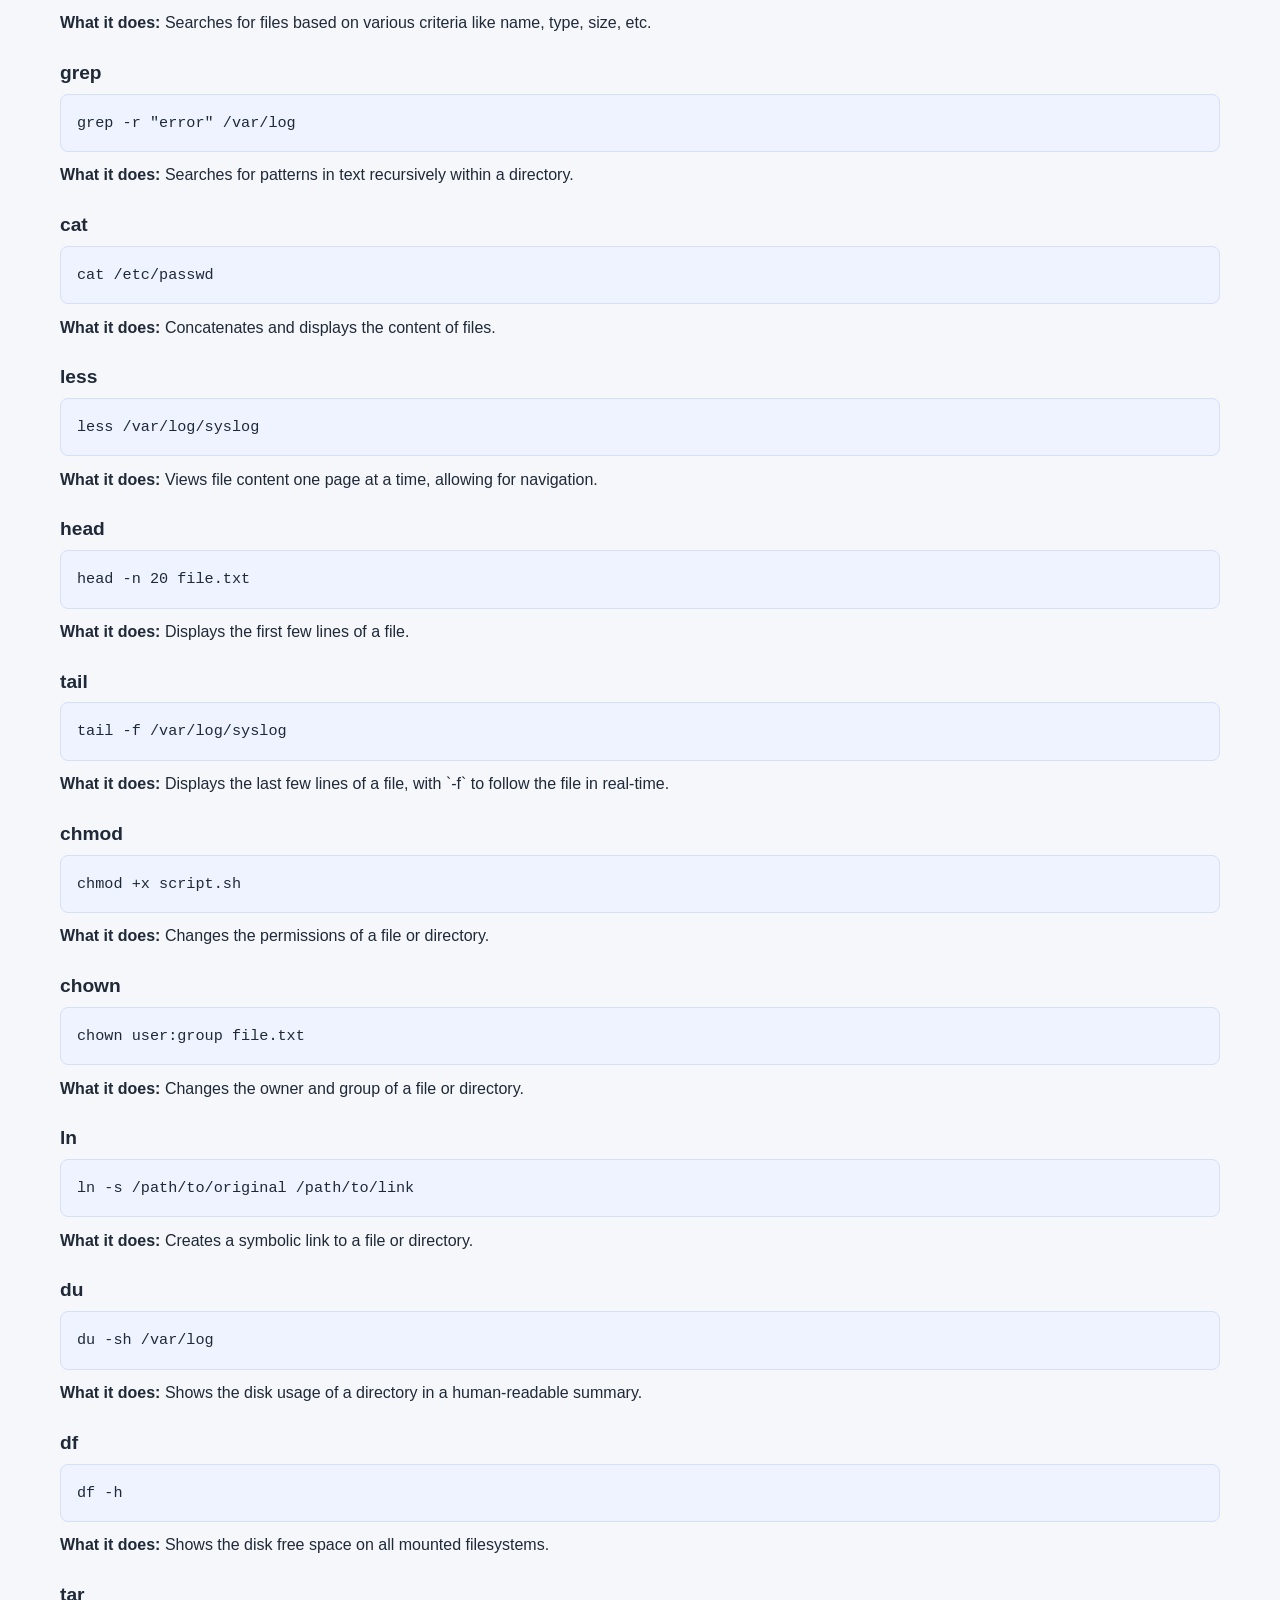
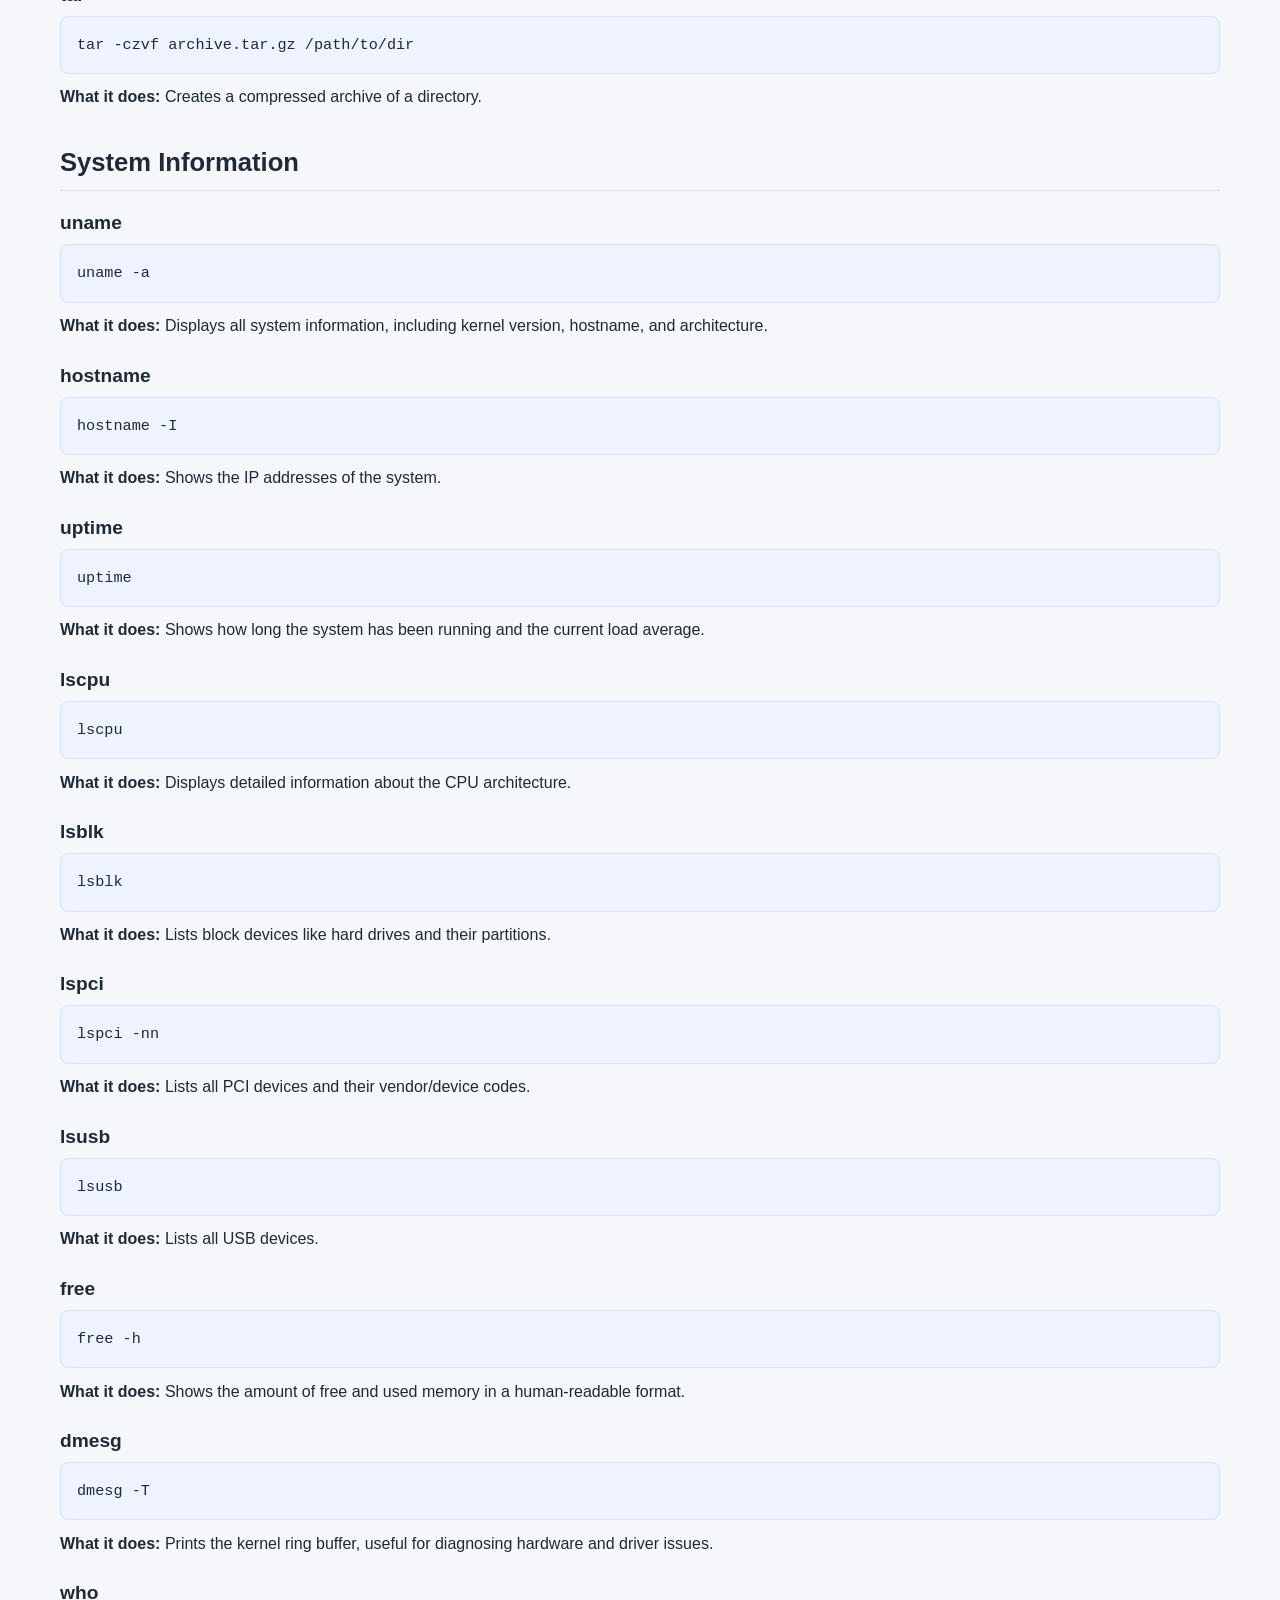
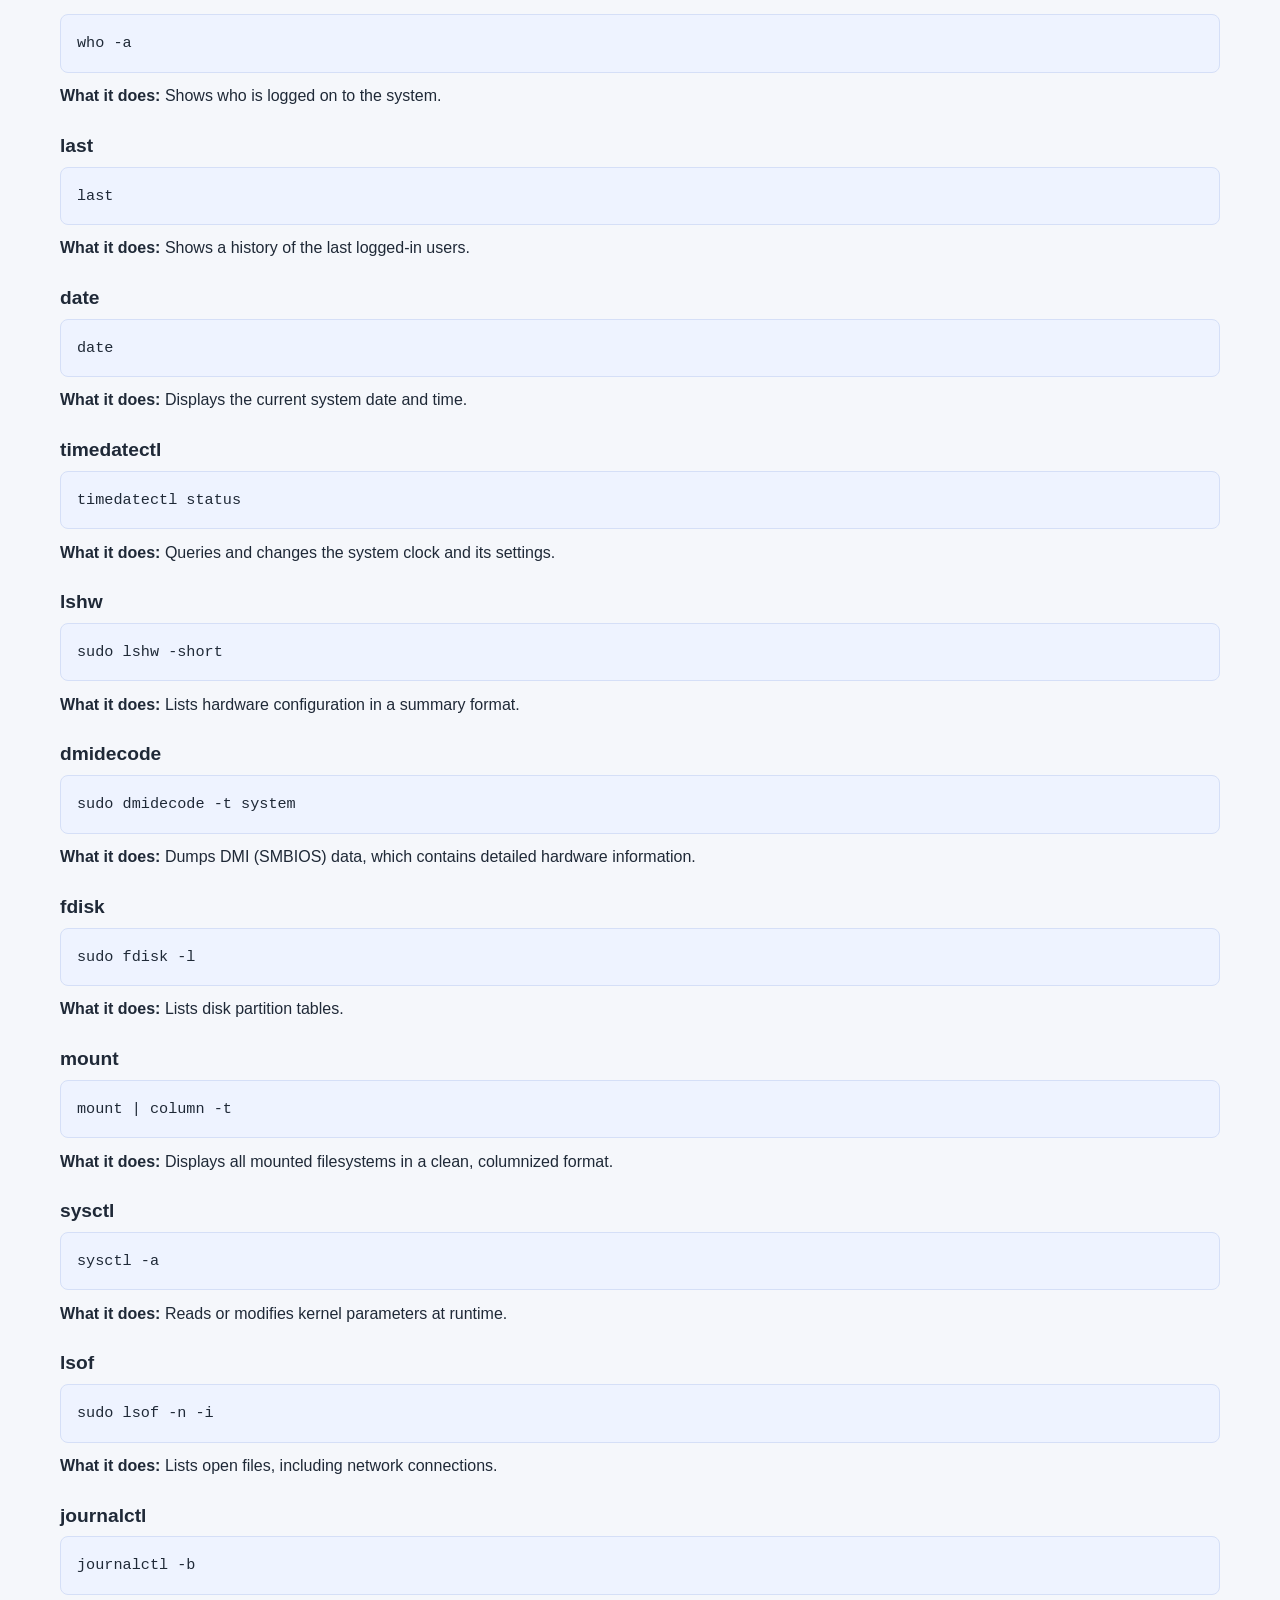
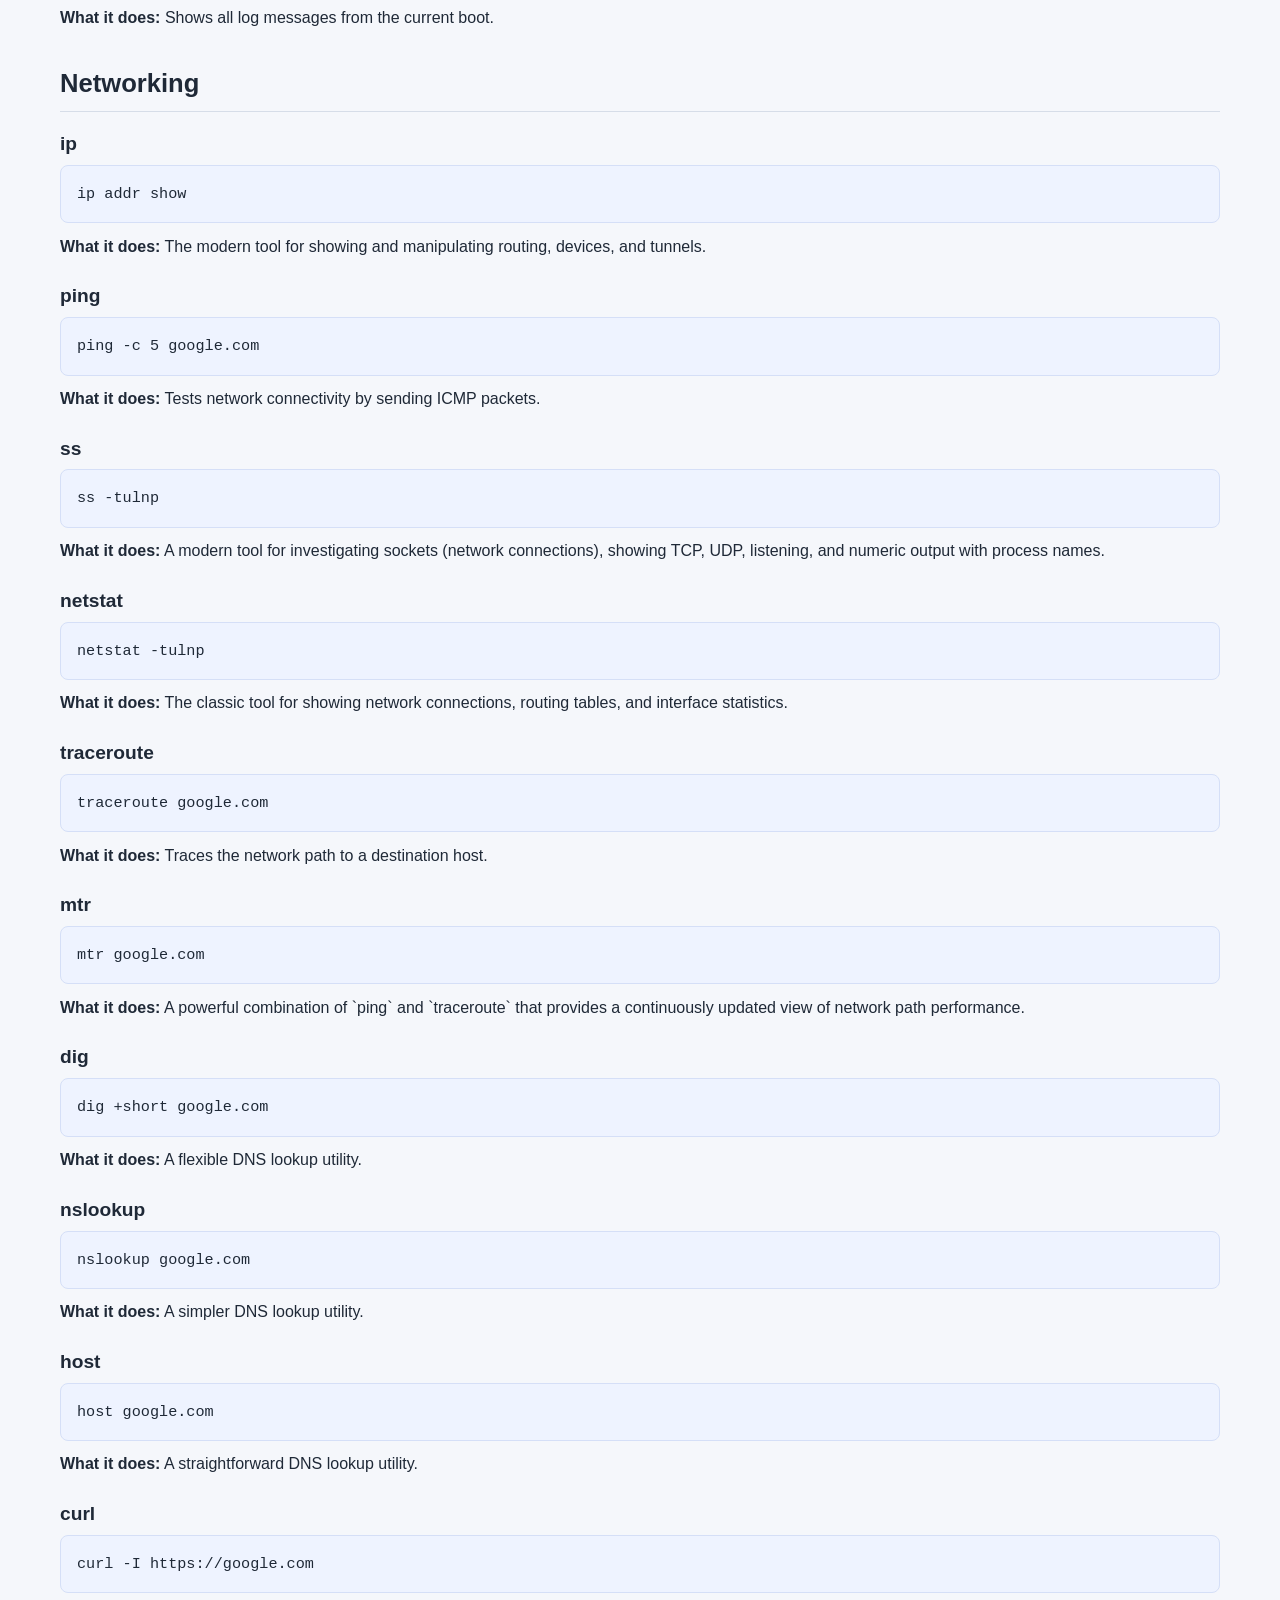
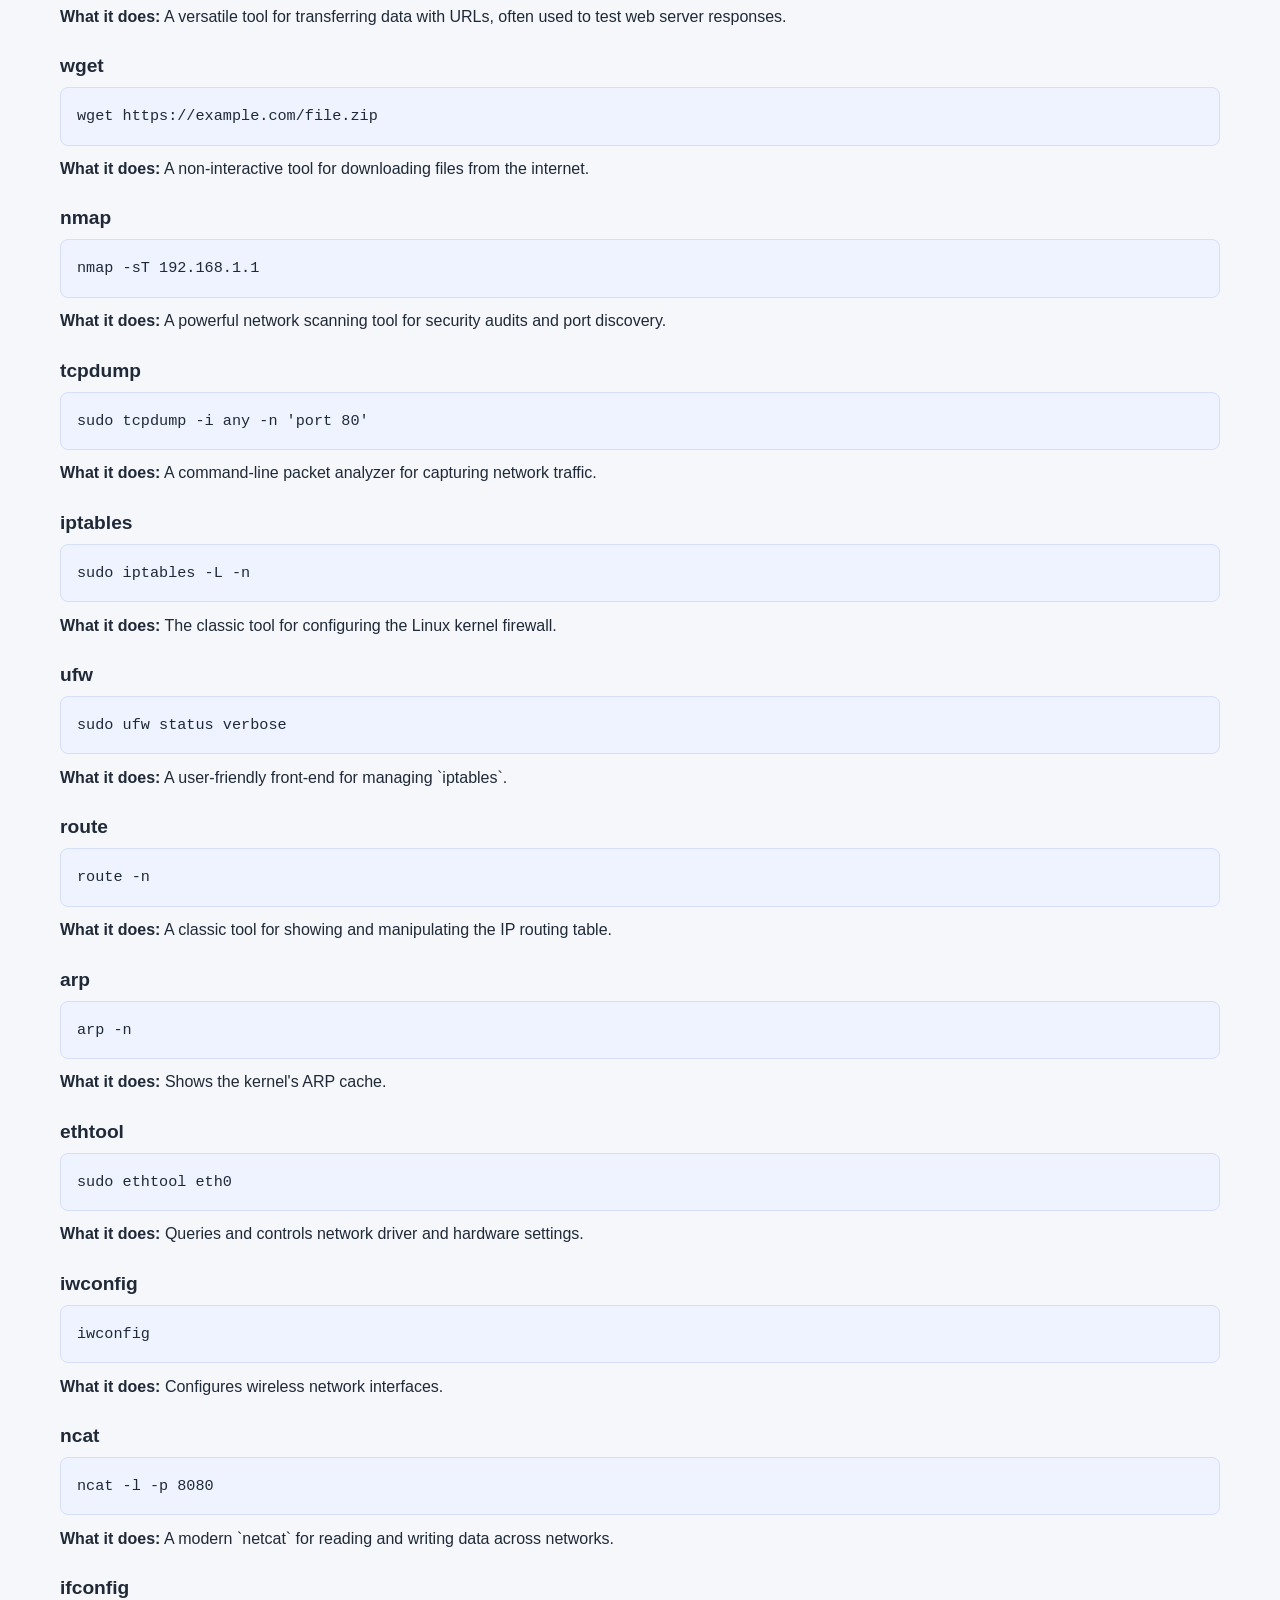
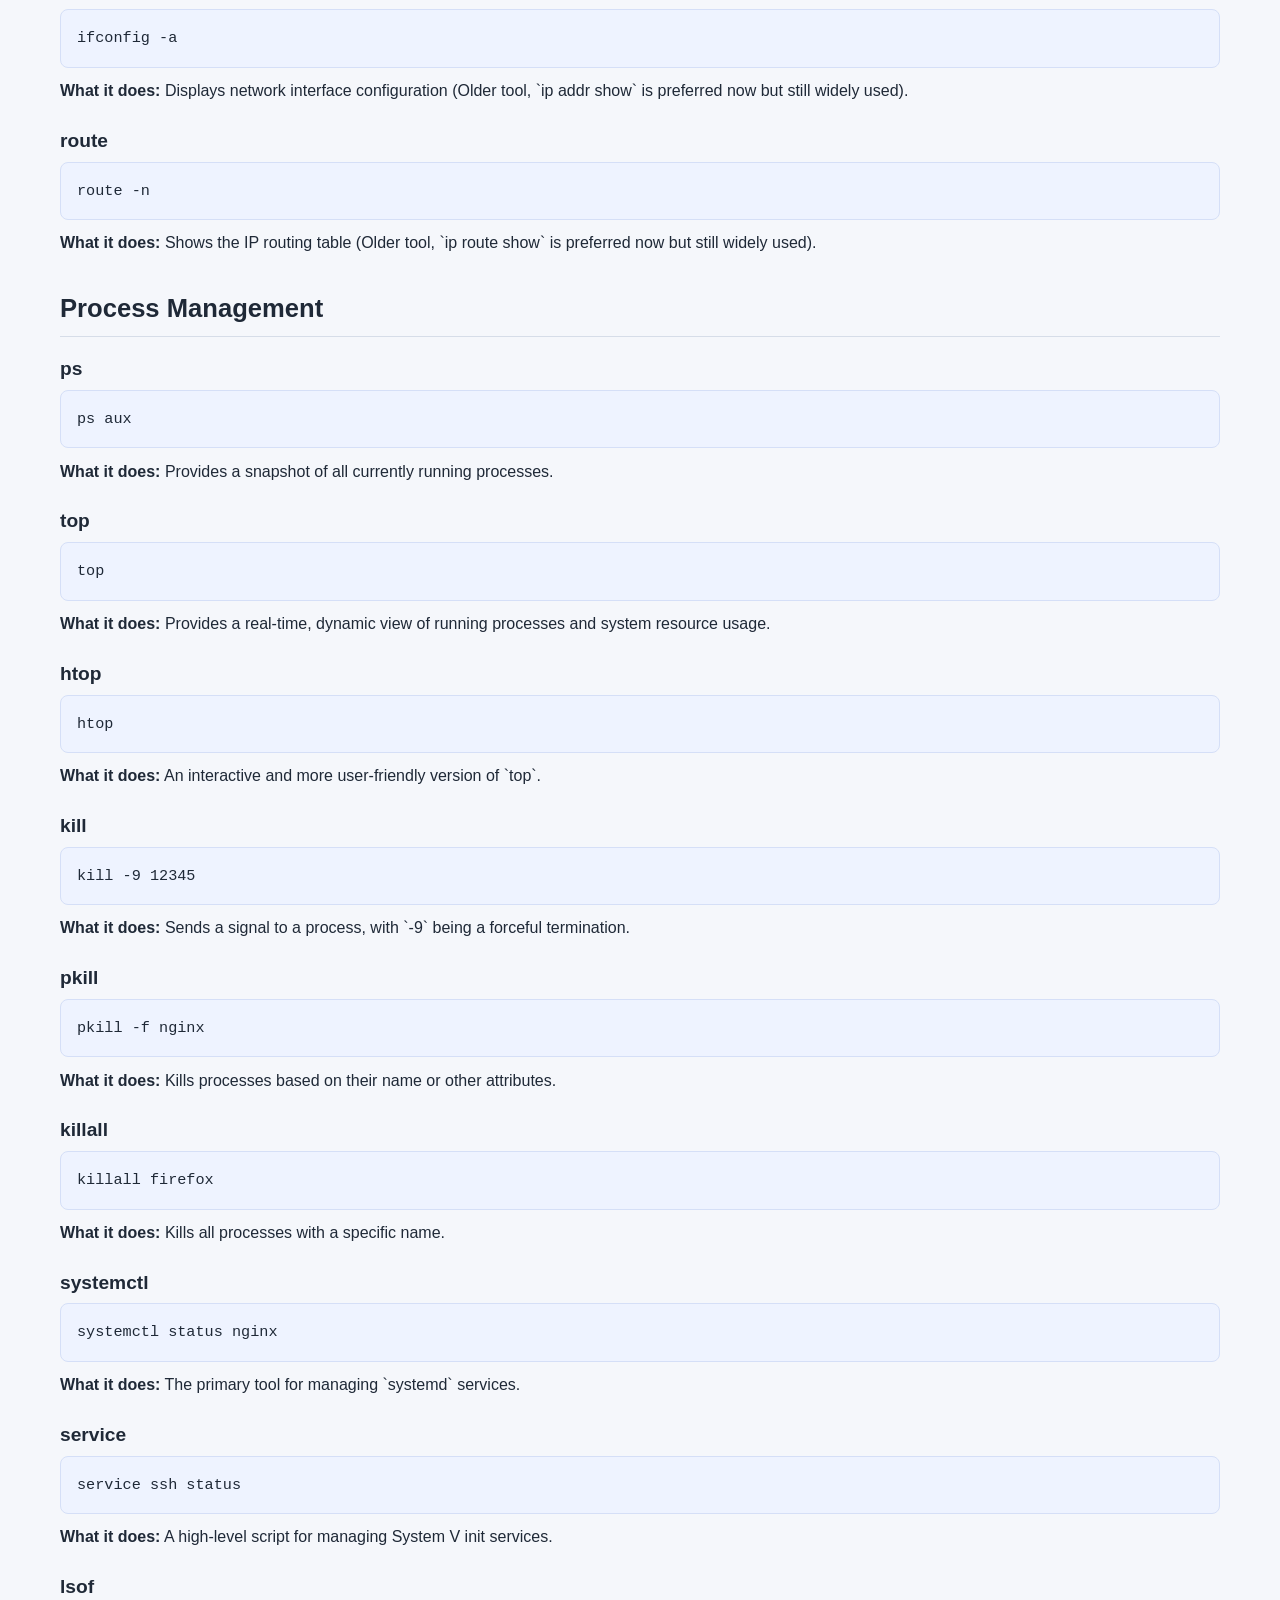
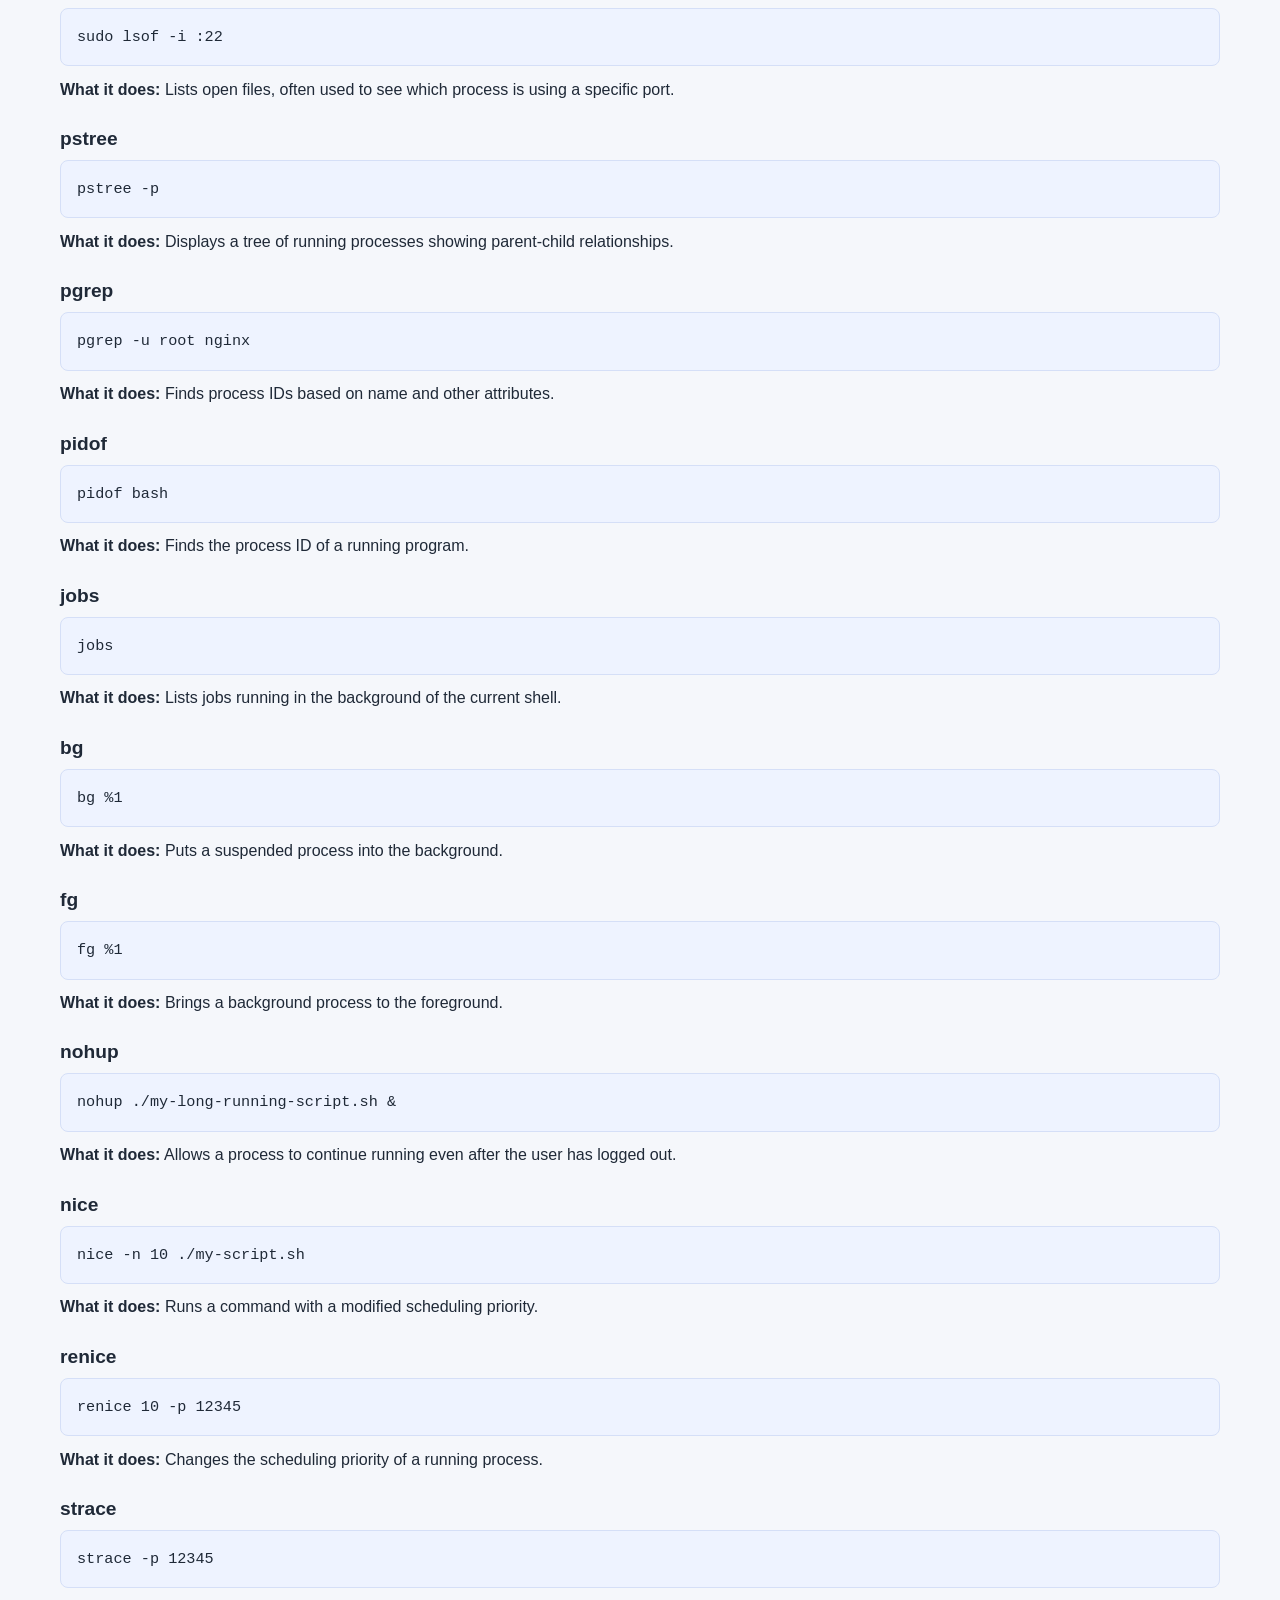
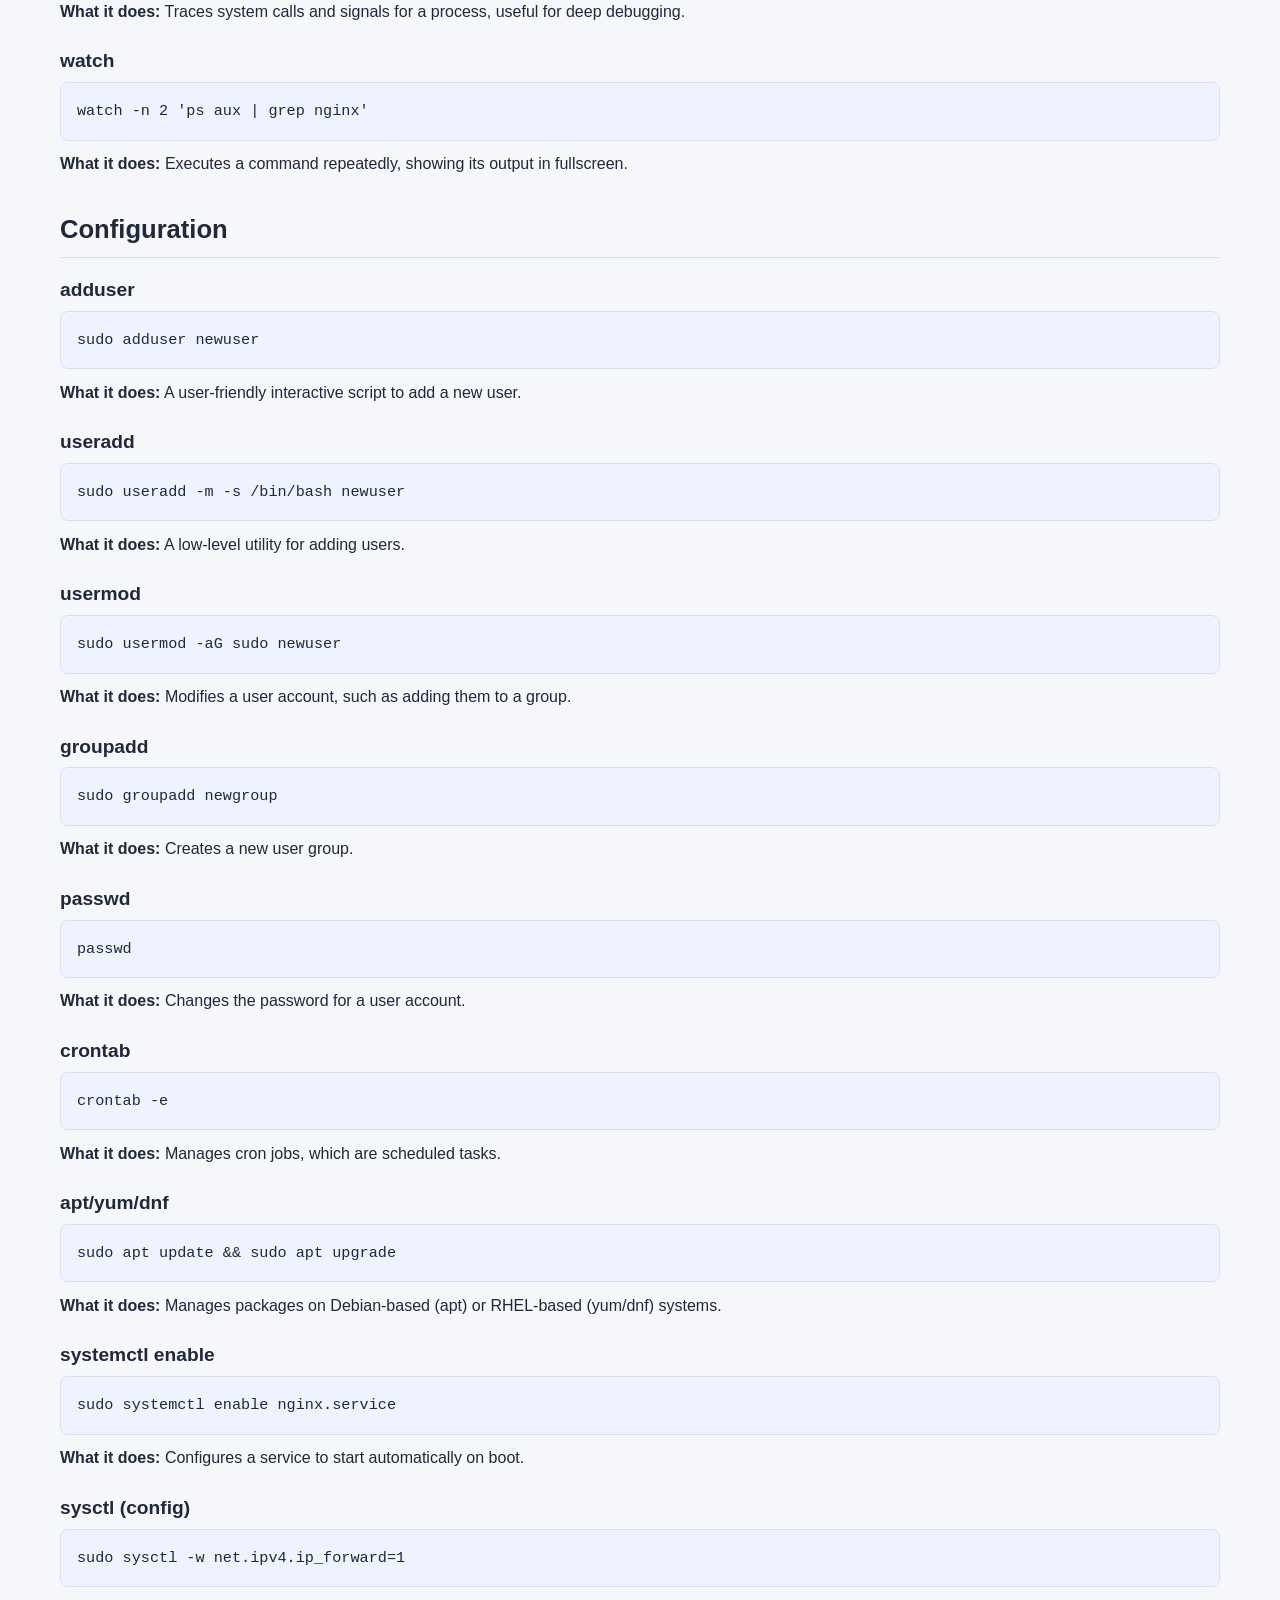
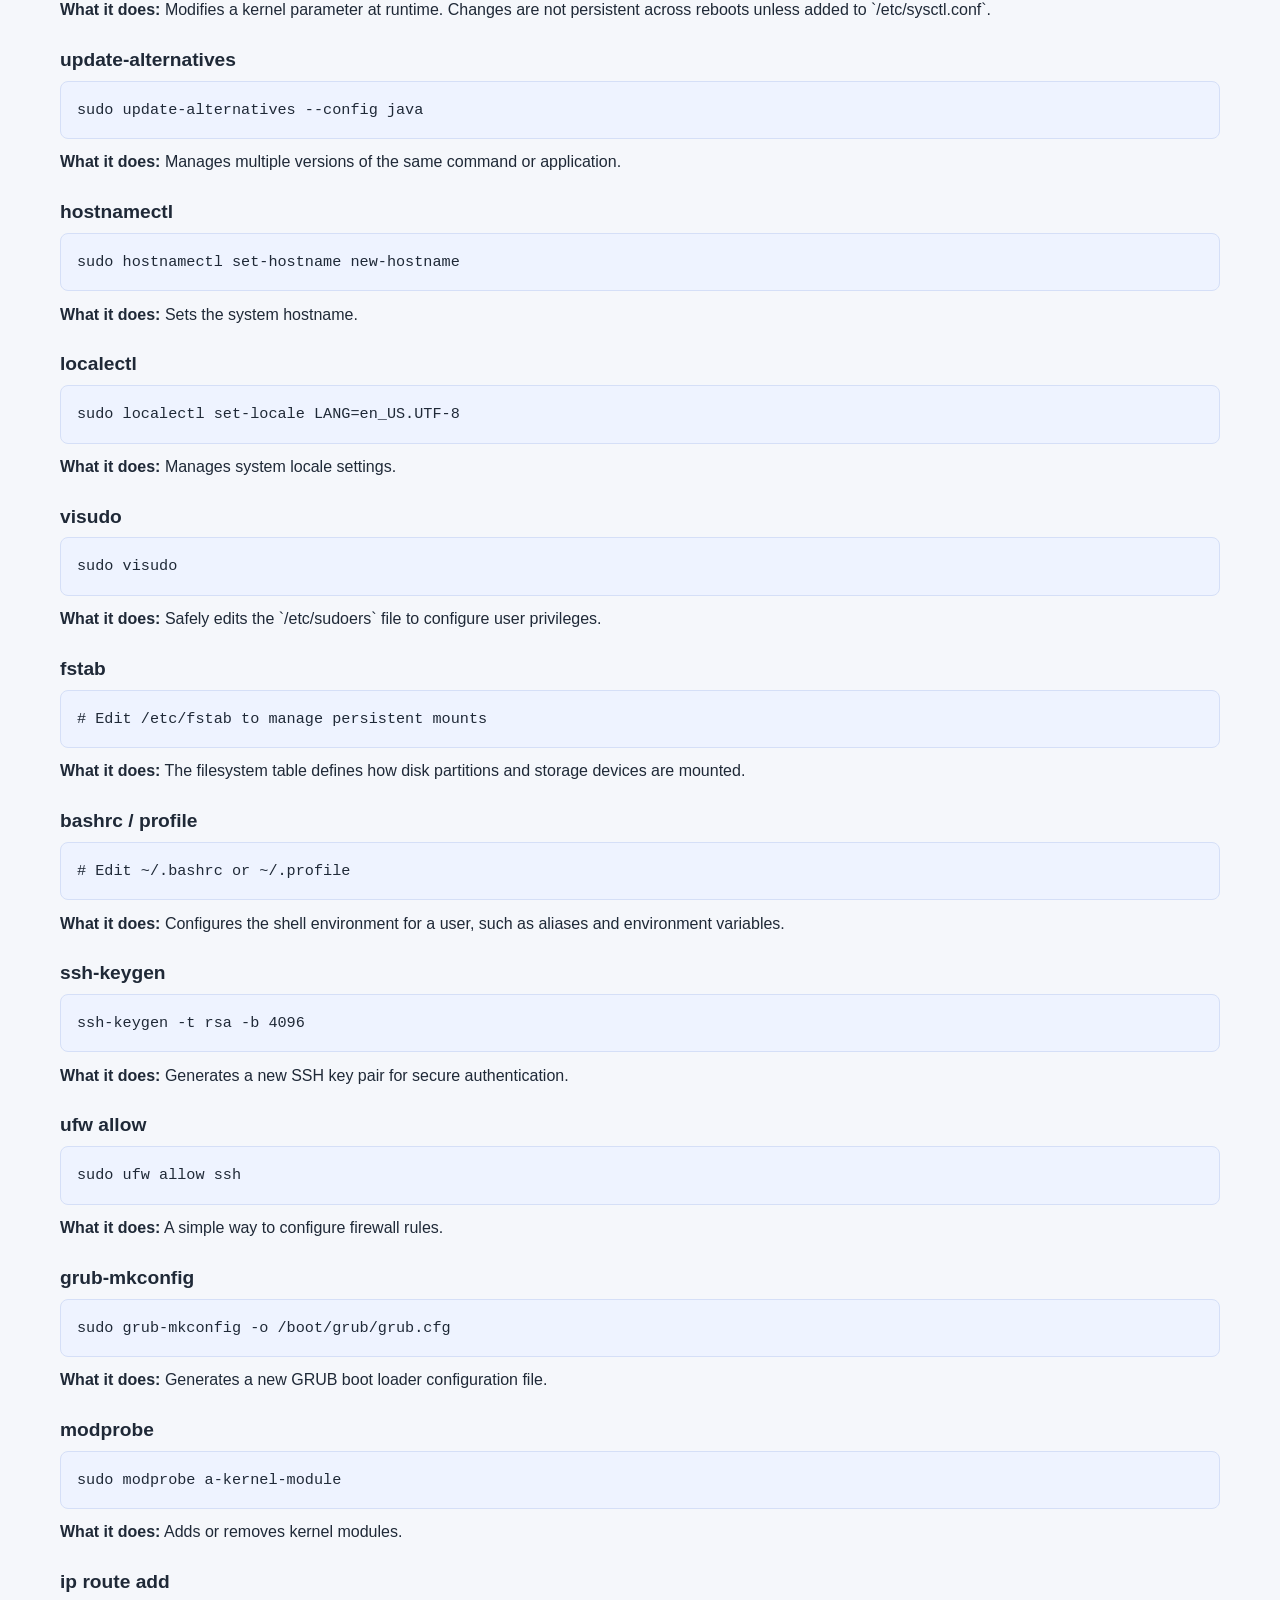
<file: pages/linux.html>
<!DOCTYPE html>
<html lang="en">
<head>
    <meta charset="UTF-8">
    <meta name="viewport" content="width=device-width, initial-scale=1.0">
    <title>Linux Commands - Technical Command Reference</title>
    <link rel="stylesheet" href="../css/style.css">
</head>
<body>
    <header>
        <div class="container">
            <h1>Linux Commands</h1>
            <div class="theme-switcher">
                <button id="theme-toggle">Toggle Dark Mode</button>
            </div>
        </div>
    </header>
    <main>
        <div class="container">
            <div class="page-header">
                <a href="../index.html" class="back-link">&larr; Back to Home</a>
            </div>

            <div class="filter-container">
                <button class="filter-btn active" data-category="all">All</button>
                <button class="filter-btn" data-category="file">File Management</button>
                <button class="filter-btn" data-category="system">System Info</button>
                <button class="filter-btn" data-category="networking">Networking</button>
                <button class="filter-btn" data-category="process">Process Management</button>
                <button class="filter-btn" data-category="config">Configuration</button>
                <button class="filter-btn" data-category="troubleshooting">Troubleshooting</button>
            </div>

            <section class="command-category" data-category="file">
                <h2>File and Directory Management</h2>
                <!-- Add 20+ commands here -->
                <div class="command"><h3>ls</h3><div class="command-container"><pre><code>ls -lath</code></pre></div><p><strong>What it does:</strong> Lists directory contents in a long format, including hidden files, with human-readable sizes, sorted by modification time.</p></div>
                <div class="command"><h3>cd</h3><div class="command-container"><pre><code>cd /var/log</code></pre></div><p><strong>What it does:</strong> Changes the current directory.</p></div>
                <div class="command"><h3>pwd</h3><div class="command-container"><pre><code>pwd</code></pre></div><p><strong>What it does:</strong> Prints the current working directory.</p></div>
                <div class="command"><h3>cp</h3><div class="command-container"><pre><code>cp -r /source /destination</code></pre></div><p><strong>What it does:</strong> Copies files and directories recursively.</p></div>
                <div class="command"><h3>mv</h3><div class="command-container"><pre><code>mv oldfile.txt newfile.txt</code></pre></div><p><strong>What it does:</strong> Moves or renames files and directories.</p></div>
                <div class="command"><h3>rm</h3><div class="command-container"><pre><code>rm -rf /path/to/dir</code></pre></div><p><strong>What it does:</strong> Removes files and directories forcefully and recursively (use with extreme caution).</p></div>
                <div class="command"><h3>mkdir</h3><div class="command-container"><pre><code>mkdir -p /new/nested/dir</code></pre></div><p><strong>What it does:</strong> Creates a new directory, including parent directories if they don't exist.</p></div>
                <div class="command"><h3>touch</h3><div class="command-container"><pre><code>touch newfile.txt</code></pre></div><p><strong>What it does:</strong> Creates an empty file or updates the modification timestamp of an existing file.</p></div>
                <div class="command"><h3>find</h3><div class="command-container"><pre><code>find . -type f -name "*.log"</code></pre></div><p><strong>What it does:</strong> Searches for files based on various criteria like name, type, size, etc.</p></div>
                <div class="command"><h3>grep</h3><div class="command-container"><pre><code>grep -r "error" /var/log</code></pre></div><p><strong>What it does:</strong> Searches for patterns in text recursively within a directory.</p></div>
                <div class="command"><h3>cat</h3><div class="command-container"><pre><code>cat /etc/passwd</code></pre></div><p><strong>What it does:</strong> Concatenates and displays the content of files.</p></div>
                <div class="command"><h3>less</h3><div class="command-container"><pre><code>less /var/log/syslog</code></pre></div><p><strong>What it does:</strong> Views file content one page at a time, allowing for navigation.</p></div>
                <div class="command"><h3>head</h3><div class="command-container"><pre><code>head -n 20 file.txt</code></pre></div><p><strong>What it does:</strong> Displays the first few lines of a file.</p></div>
                <div class="command"><h3>tail</h3><div class="command-container"><pre><code>tail -f /var/log/syslog</code></pre></div><p><strong>What it does:</strong> Displays the last few lines of a file, with `-f` to follow the file in real-time.</p></div>
                <div class="command"><h3>chmod</h3><div class="command-container"><pre><code>chmod +x script.sh</code></pre></div><p><strong>What it does:</strong> Changes the permissions of a file or directory.</p></div>
                <div class="command"><h3>chown</h3><div class="command-container"><pre><code>chown user:group file.txt</code></pre></div><p><strong>What it does:</strong> Changes the owner and group of a file or directory.</p></div>
                <div class="command"><h3>ln</h3><div class="command-container"><pre><code>ln -s /path/to/original /path/to/link</code></pre></div><p><strong>What it does:</strong> Creates a symbolic link to a file or directory.</p></div>
                <div class="command"><h3>du</h3><div class="command-container"><pre><code>du -sh /var/log</code></pre></div><p><strong>What it does:</strong> Shows the disk usage of a directory in a human-readable summary.</p></div>
                <div class="command"><h3>df</h3><div class="command-container"><pre><code>df -h</code></pre></div><p><strong>What it does:</strong> Shows the disk free space on all mounted filesystems.</p></div>
                <div class="command"><h3>tar</h3><div class="command-container"><pre><code>tar -czvf archive.tar.gz /path/to/dir</code></pre></div><p><strong>What it does:</strong> Creates a compressed archive of a directory.</p></div>
            </section>

            <section class="command-category" data-category="system">
                <h2>System Information</h2>
                <div class="command"><h3>uname</h3><div class="command-container"><pre><code>uname -a</code></pre></div><p><strong>What it does:</strong> Displays all system information, including kernel version, hostname, and architecture.</p></div>
                <div class="command"><h3>hostname</h3><div class="command-container"><pre><code>hostname -I</code></pre></div><p><strong>What it does:</strong> Shows the IP addresses of the system.</p></div>
                <div class="command"><h3>uptime</h3><div class="command-container"><pre><code>uptime</code></pre></div><p><strong>What it does:</strong> Shows how long the system has been running and the current load average.</p></div>
                <div class="command"><h3>lscpu</h3><div class="command-container"><pre><code>lscpu</code></pre></div><p><strong>What it does:</strong> Displays detailed information about the CPU architecture.</p></div>
                <div class="command"><h3>lsblk</h3><div class="command-container"><pre><code>lsblk</code></pre></div><p><strong>What it does:</strong> Lists block devices like hard drives and their partitions.</p></div>
                <div class="command"><h3>lspci</h3><div class="command-container"><pre><code>lspci -nn</code></pre></div><p><strong>What it does:</strong> Lists all PCI devices and their vendor/device codes.</p></div>
                <div class="command"><h3>lsusb</h3><div class="command-container"><pre><code>lsusb</code></pre></div><p><strong>What it does:</strong> Lists all USB devices.</p></div>
                <div class="command"><h3>free</h3><div class="command-container"><pre><code>free -h</code></pre></div><p><strong>What it does:</strong> Shows the amount of free and used memory in a human-readable format.</p></div>
                <div class="command"><h3>dmesg</h3><div class="command-container"><pre><code>dmesg -T</code></pre></div><p><strong>What it does:</strong> Prints the kernel ring buffer, useful for diagnosing hardware and driver issues.</p></div>
                <div class="command"><h3>who</h3><div class="command-container"><pre><code>who -a</code></pre></div><p><strong>What it does:</strong> Shows who is logged on to the system.</p></div>
                <div class="command"><h3>last</h3><div class="command-container"><pre><code>last</code></pre></div><p><strong>What it does:</strong> Shows a history of the last logged-in users.</p></div>
                <div class="command"><h3>date</h3><div class="command-container"><pre><code>date</code></pre></div><p><strong>What it does:</strong> Displays the current system date and time.</p></div>
                <div class="command"><h3>timedatectl</h3><div class="command-container"><pre><code>timedatectl status</code></pre></div><p><strong>What it does:</strong> Queries and changes the system clock and its settings.</p></div>
                <div class="command"><h3>lshw</h3><div class="command-container"><pre><code>sudo lshw -short</code></pre></div><p><strong>What it does:</strong> Lists hardware configuration in a summary format.</p></div>
                <div class="command"><h3>dmidecode</h3><div class="command-container"><pre><code>sudo dmidecode -t system</code></pre></div><p><strong>What it does:</strong> Dumps DMI (SMBIOS) data, which contains detailed hardware information.</p></div>
                <div class="command"><h3>fdisk</h3><div class="command-container"><pre><code>sudo fdisk -l</code></pre></div><p><strong>What it does:</strong> Lists disk partition tables.</p></div>
                <div class="command"><h3>mount</h3><div class="command-container"><pre><code>mount | column -t</code></pre></div><p><strong>What it does:</strong> Displays all mounted filesystems in a clean, columnized format.</p></div>
                <div class="command"><h3>sysctl</h3><div class="command-container"><pre><code>sysctl -a</code></pre></div><p><strong>What it does:</strong> Reads or modifies kernel parameters at runtime.</p></div>
                <div class="command"><h3>lsof</h3><div class="command-container"><pre><code>sudo lsof -n -i</code></pre></div><p><strong>What it does:</strong> Lists open files, including network connections.</p></div>
                <div class="command"><h3>journalctl</h3><div class="command-container"><pre><code>journalctl -b</code></pre></div><p><strong>What it does:</strong> Shows all log messages from the current boot.</p></div>
            </section>
            
            <section class="command-category" data-category="networking">
                <h2>Networking</h2>
                <div class="command"><h3>ip</h3><div class="command-container"><pre><code>ip addr show</code></pre></div><p><strong>What it does:</strong> The modern tool for showing and manipulating routing, devices, and tunnels.</p></div>
                <div class="command"><h3>ping</h3><div class="command-container"><pre><code>ping -c 5 google.com</code></pre></div><p><strong>What it does:</strong> Tests network connectivity by sending ICMP packets.</p></div>
                <div class="command"><h3>ss</h3><div class="command-container"><pre><code>ss -tulnp</code></pre></div><p><strong>What it does:</strong> A modern tool for investigating sockets (network connections), showing TCP, UDP, listening, and numeric output with process names.</p></div>
                <div class="command"><h3>netstat</h3><div class="command-container"><pre><code>netstat -tulnp</code></pre></div><p><strong>What it does:</strong> The classic tool for showing network connections, routing tables, and interface statistics.</p></div>
                <div class="command"><h3>traceroute</h3><div class="command-container"><pre><code>traceroute google.com</code></pre></div><p><strong>What it does:</strong> Traces the network path to a destination host.</p></div>
                <div class="command"><h3>mtr</h3><div class="command-container"><pre><code>mtr google.com</code></pre></div><p><strong>What it does:</strong> A powerful combination of `ping` and `traceroute` that provides a continuously updated view of network path performance.</p></div>
                <div class="command"><h3>dig</h3><div class="command-container"><pre><code>dig +short google.com</code></pre></div><p><strong>What it does:</strong> A flexible DNS lookup utility.</p></div>
                <div class="command"><h3>nslookup</h3><div class="command-container"><pre><code>nslookup google.com</code></pre></div><p><strong>What it does:</strong> A simpler DNS lookup utility.</p></div>
                <div class="command"><h3>host</h3><div class="command-container"><pre><code>host google.com</code></pre></div><p><strong>What it does:</strong> A straightforward DNS lookup utility.</p></div>
                <div class="command"><h3>curl</h3><div class="command-container"><pre><code>curl -I https://google.com</code></pre></div><p><strong>What it does:</strong> A versatile tool for transferring data with URLs, often used to test web server responses.</p></div>
                <div class="command"><h3>wget</h3><div class="command-container"><pre><code>wget https://example.com/file.zip</code></pre></div><p><strong>What it does:</strong> A non-interactive tool for downloading files from the internet.</p></div>
                <div class="command"><h3>nmap</h3><div class="command-container"><pre><code>nmap -sT 192.168.1.1</code></pre></div><p><strong>What it does:</strong> A powerful network scanning tool for security audits and port discovery.</p></div>
                <div class="command"><h3>tcpdump</h3><div class="command-container"><pre><code>sudo tcpdump -i any -n 'port 80'</code></pre></div><p><strong>What it does:</strong> A command-line packet analyzer for capturing network traffic.</p></div>
                <div class="command"><h3>iptables</h3><div class="command-container"><pre><code>sudo iptables -L -n</code></pre></div><p><strong>What it does:</strong> The classic tool for configuring the Linux kernel firewall.</p></div>
                <div class="command"><h3>ufw</h3><div class="command-container"><pre><code>sudo ufw status verbose</code></pre></div><p><strong>What it does:</strong> A user-friendly front-end for managing `iptables`.</p></div>
                <div class="command"><h3>route</h3><div class="command-container"><pre><code>route -n</code></pre></div><p><strong>What it does:</strong> A classic tool for showing and manipulating the IP routing table.</p></div>
                <div class="command"><h3>arp</h3><div class="command-container"><pre><code>arp -n</code></pre></div><p><strong>What it does:</strong> Shows the kernel's ARP cache.</p></div>
                <div class="command"><h3>ethtool</h3><div class="command-container"><pre><code>sudo ethtool eth0</code></pre></div><p><strong>What it does:</strong> Queries and controls network driver and hardware settings.</p></div>
                <div class="command"><h3>iwconfig</h3><div class="command-container"><pre><code>iwconfig</code></pre></div><p><strong>What it does:</strong> Configures wireless network interfaces.</p></div>
                <div class="command"><h3>ncat</h3><div class="command-container"><pre><code>ncat -l -p 8080</code></pre></div><p><strong>What it does:</strong> A modern `netcat` for reading and writing data across networks.</p></div>
                <div class="command"><h3>ifconfig</h3><div class="command-container"><pre><code>ifconfig -a</code></pre></div><p><strong>What it does:</strong> Displays network interface configuration (Older tool, `ip addr show` is preferred now but still widely used).</p></div>
                <div class="command"><h3>route</h3><div class="command-container"><pre><code>route -n</code></pre></div><p><strong>What it does:</strong> Shows the IP routing table (Older tool, `ip route show` is preferred now but still widely used).</p></div>
            </section>
            
            <section class="command-category" data-category="process">
                <h2>Process Management</h2>
                <div class="command"><h3>ps</h3><div class="command-container"><pre><code>ps aux</code></pre></div><p><strong>What it does:</strong> Provides a snapshot of all currently running processes.</p></div>
                <div class="command"><h3>top</h3><div class="command-container"><pre><code>top</code></pre></div><p><strong>What it does:</strong> Provides a real-time, dynamic view of running processes and system resource usage.</p></div>
                <div class="command"><h3>htop</h3><div class="command-container"><pre><code>htop</code></pre></div><p><strong>What it does:</strong> An interactive and more user-friendly version of `top`.</p></div>
                <div class="command"><h3>kill</h3><div class="command-container"><pre><code>kill -9 12345</code></pre></div><p><strong>What it does:</strong> Sends a signal to a process, with `-9` being a forceful termination.</p></div>
                <div class="command"><h3>pkill</h3><div class="command-container"><pre><code>pkill -f nginx</code></pre></div><p><strong>What it does:</strong> Kills processes based on their name or other attributes.</p></div>
                <div class="command"><h3>killall</h3><div class="command-container"><pre><code>killall firefox</code></pre></div><p><strong>What it does:</strong> Kills all processes with a specific name.</p></div>
                <div class="command"><h3>systemctl</h3><div class="command-container"><pre><code>systemctl status nginx</code></pre></div><p><strong>What it does:</strong> The primary tool for managing `systemd` services.</p></div>
                <div class="command"><h3>service</h3><div class="command-container"><pre><code>service ssh status</code></pre></div><p><strong>What it does:</strong> A high-level script for managing System V init services.</p></div>
                <div class="command"><h3>lsof</h3><div class="command-container"><pre><code>sudo lsof -i :22</code></pre></div><p><strong>What it does:</strong> Lists open files, often used to see which process is using a specific port.</p></div>
                <div class="command"><h3>pstree</h3><div class="command-container"><pre><code>pstree -p</code></pre></div><p><strong>What it does:</strong> Displays a tree of running processes showing parent-child relationships.</p></div>
                <div class="command"><h3>pgrep</h3><div class="command-container"><pre><code>pgrep -u root nginx</code></pre></div><p><strong>What it does:</strong> Finds process IDs based on name and other attributes.</p></div>
                <div class="command"><h3>pidof</h3><div class="command-container"><pre><code>pidof bash</code></pre></div><p><strong>What it does:</strong> Finds the process ID of a running program.</p></div>
                <div class="command"><h3>jobs</h3><div class="command-container"><pre><code>jobs</code></pre></div><p><strong>What it does:</strong> Lists jobs running in the background of the current shell.</p></div>
                <div class="command"><h3>bg</h3><div class="command-container"><pre><code>bg %1</code></pre></div><p><strong>What it does:</strong> Puts a suspended process into the background.</p></div>
                <div class="command"><h3>fg</h3><div class="command-container"><pre><code>fg %1</code></pre></div><p><strong>What it does:</strong> Brings a background process to the foreground.</p></div>
                <div class="command"><h3>nohup</h3><div class="command-container"><pre><code>nohup ./my-long-running-script.sh &</code></pre></div><p><strong>What it does:</strong> Allows a process to continue running even after the user has logged out.</p></div>
                <div class="command"><h3>nice</h3><div class="command-container"><pre><code>nice -n 10 ./my-script.sh</code></pre></div><p><strong>What it does:</strong> Runs a command with a modified scheduling priority.</p></div>
                <div class="command"><h3>renice</h3><div class="command-container"><pre><code>renice 10 -p 12345</code></pre></div><p><strong>What it does:</strong> Changes the scheduling priority of a running process.</p></div>
                <div class="command"><h3>strace</h3><div class="command-container"><pre><code>strace -p 12345</code></pre></div><p><strong>What it does:</strong> Traces system calls and signals for a process, useful for deep debugging.</p></div>
                <div class="command"><h3>watch</h3><div class="command-container"><pre><code>watch -n 2 'ps aux | grep nginx'</code></pre></div><p><strong>What it does:</strong> Executes a command repeatedly, showing its output in fullscreen.</p></div>
            </section>
            
            <section class="command-category" data-category="config">
                <h2>Configuration</h2>
                <div class="command"><h3>adduser</h3><div class="command-container"><pre><code>sudo adduser newuser</code></pre></div><p><strong>What it does:</strong> A user-friendly interactive script to add a new user.</p></div>
                <div class="command"><h3>useradd</h3><div class="command-container"><pre><code>sudo useradd -m -s /bin/bash newuser</code></pre></div><p><strong>What it does:</strong> A low-level utility for adding users.</p></div>
                <div class="command"><h3>usermod</h3><div class="command-container"><pre><code>sudo usermod -aG sudo newuser</code></pre></div><p><strong>What it does:</strong> Modifies a user account, such as adding them to a group.</p></div>
                <div class="command"><h3>groupadd</h3><div class="command-container"><pre><code>sudo groupadd newgroup</code></pre></div><p><strong>What it does:</strong> Creates a new user group.</p></div>
                <div class="command"><h3>passwd</h3><div class="command-container"><pre><code>passwd</code></pre></div><p><strong>What it does:</strong> Changes the password for a user account.</p></div>
                <div class="command"><h3>crontab</h3><div class="command-container"><pre><code>crontab -e</code></pre></div><p><strong>What it does:</strong> Manages cron jobs, which are scheduled tasks.</p></div>
                <div class="command"><h3>apt/yum/dnf</h3><div class="command-container"><pre><code>sudo apt update && sudo apt upgrade</code></pre></div><p><strong>What it does:</strong> Manages packages on Debian-based (apt) or RHEL-based (yum/dnf) systems.</p></div>
                <div class="command"><h3>systemctl enable</h3><div class="command-container"><pre><code>sudo systemctl enable nginx.service</code></pre></div><p><strong>What it does:</strong> Configures a service to start automatically on boot.</p></div>
                <div class="command"><h3>sysctl (config)</h3><div class="command-container"><pre><code>sudo sysctl -w net.ipv4.ip_forward=1</code></pre></div><p><strong>What it does:</strong> Modifies a kernel parameter at runtime. Changes are not persistent across reboots unless added to `/etc/sysctl.conf`.</p></div>
                <div class="command"><h3>update-alternatives</h3><div class="command-container"><pre><code>sudo update-alternatives --config java</code></pre></div><p><strong>What it does:</strong> Manages multiple versions of the same command or application.</p></div>
                <div class="command"><h3>hostnamectl</h3><div class="command-container"><pre><code>sudo hostnamectl set-hostname new-hostname</code></pre></div><p><strong>What it does:</strong> Sets the system hostname.</p></div>
                <div class="command"><h3>localectl</h3><div class="command-container"><pre><code>sudo localectl set-locale LANG=en_US.UTF-8</code></pre></div><p><strong>What it does:</strong> Manages system locale settings.</p></div>
                <div class="command"><h3>visudo</h3><div class="command-container"><pre><code>sudo visudo</code></pre></div><p><strong>What it does:</strong> Safely edits the `/etc/sudoers` file to configure user privileges.</p></div>
                <div class="command"><h3>fstab</h3><div class="command-container"><pre><code># Edit /etc/fstab to manage persistent mounts</code></pre></div><p><strong>What it does:</strong> The filesystem table defines how disk partitions and storage devices are mounted.</p></div>
                <div class="command"><h3>bashrc / profile</h3><div class="command-container"><pre><code># Edit ~/.bashrc or ~/.profile</code></pre></div><p><strong>What it does:</strong> Configures the shell environment for a user, such as aliases and environment variables.</p></div>
                <div class="command"><h3>ssh-keygen</h3><div class="command-container"><pre><code>ssh-keygen -t rsa -b 4096</code></pre></div><p><strong>What it does:</strong> Generates a new SSH key pair for secure authentication.</p></div>
                <div class="command"><h3>ufw allow</h3><div class="command-container"><pre><code>sudo ufw allow ssh</code></pre></div><p><strong>What it does:</strong> A simple way to configure firewall rules.</p></div>
                <div class="command"><h3>grub-mkconfig</h3><div class="command-container"><pre><code>sudo grub-mkconfig -o /boot/grub/grub.cfg</code></pre></div><p><strong>What it does:</strong> Generates a new GRUB boot loader configuration file.</p></div>
                <div class="command"><h3>modprobe</h3><div class="command-container"><pre><code>sudo modprobe a-kernel-module</code></pre></div><p><strong>What it does:</strong> Adds or removes kernel modules.</p></div>
                <div class="command"><h3>ip route add</h3><div class="command-container"><pre><code>sudo ip route add default via 192.168.1.1</code></pre></div><p><strong>What it does:</strong> Adds a new route to the routing table.</p></div>
            </section>
            
            <section class="command-category" data-category="troubleshooting">
                <h2>Troubleshooting</h2>
                <div class="command"><h3>dmesg</h3><div class="command-container"><pre><code>dmesg -T | grep -i error</code></pre></div><p><strong>What it does:</strong> Displays kernel ring buffer messages, filtered for errors.</p></div>
                <div class="command"><h3>journalctl</h3><div class="command-container"><pre><code>journalctl -u nginx.service -f</code></pre></div><p><strong>What it does:</strong> Follows the logs for a specific systemd service in real-time.</p></div>
                <div class="command"><h3>tcpdump</h3><div class="command-container"><pre><code>sudo tcpdump -i any -n 'port 443'</code></pre></div><p><strong>What it does:</strong> Captures and analyzes network packets, essential for deep network troubleshooting.</p></div>
                <div class="command"><h3>lsof</h3><div class="command-container"><pre><code>sudo lsof -i :80</code></pre></div><p><strong>What it does:</strong> Lists open files and can identify which process is listening on a specific port.</p></div>
                <div class="command"><h3>strace</h3><div class="command-container"><pre><code>sudo strace -p $(pidof nginx)</code></pre></div><p><strong>What it does:</strong> Traces system calls made by a process, useful for debugging application issues.</p></div>
                <div class="command"><h3>iostat</h3><div class="command-container"><pre><code>iostat -dx 2</code></pre></div><p><strong>What it does:</strong> Reports CPU and I/O statistics, refreshing every 2 seconds.</p></div>
                <div class="command"><h3>vmstat</h3><div class="command-container"><pre><code>vmstat 2 5</code></pre></div><p><strong>What it does:</strong> Reports virtual memory statistics, running 5 times with a 2-second interval.</p></div>
                <div class="command"><h3>mpstat</h3><div class="command-container"><pre><code>mpstat -P ALL 1</code></pre></div><p><strong>What it does:</strong> Shows CPU statistics for all processors, refreshing every second.</p></div>
                <div class="command"><h3>sar</h3><div class="command-container"><pre><code>sar -u 1 5</code></pre></div><p><strong>What it does:</strong> Collects and reports system activity information, in this case CPU usage.</p></div>
                <div class="command"><h3>iotop</h3><div class="command-container"><pre><code>sudo iotop</code></pre></div><p><strong>What it does:</strong> An interactive tool to monitor I/O usage by processes.</p></div>
                <div class="command"><h3>iftop</h3><div class="command-container"><pre><code>sudo iftop -i eth0</code></pre></div><p><strong>What it does:</strong> An interactive tool to monitor network bandwidth usage by connections.</p></div>
                <div class="command"><h3>nethogs</h3><div class="command-container"><pre><code>sudo nethogs eth0</code></pre></div><p><strong>What it does:</strong> An interactive tool that groups bandwidth usage by process.</p></div>
                <div class="command"><h3>nc</h3><div class="command-container"><pre><code>nc -zv 192.168.1.100 22</code></pre></div><p><strong>What it does:</strong> A simple tool to test connectivity to a specific TCP/UDP port.</p></div>
                <div class="command"><h3>openssl s_client</h3><div class="command-container"><pre><code>openssl s_client -connect google.com:443</code></pre></div><p><strong>What it does:</strong> A client for testing SSL/TLS connections and viewing certificate details.</p></div>
                <div class="command"><h3>mtr</h3><div class="command-container"><pre><code>mtr --report google.com</code></pre></div><p><strong>What it does:</strong> Combines ping and traceroute to diagnose network path issues and packet loss.</p></div>
                <div class="command"><h3>ss -s</h3><div class="command-container"><pre><code>ss -s</code></pre></div><p><strong>What it does:</strong> Provides a summary of all socket statistics.</p></div>
                <div class="command"><h3>ip route get</h3><div class="command-container"><pre><code>ip route get 8.8.8.8</code></pre></div><p><strong>What it does:</strong> Shows which route will be taken for a specific destination IP.</p></div>
                <div class="command"><h3>systemd-analyze</h3><div class="command-container"><pre><code>systemd-analyze blame</code></pre></div><p><strong>What it does:</strong> Shows which systemd services are taking the most time during boot.</p></div>
                <div class="command"><h3>findmnt</h3><div class="command-container"><pre><code>findmnt /path/to/dir</code></pre></div><p><strong>What it does:</strong> Finds which filesystem a directory belongs to.</p></div>
                <div class="command"><h3>stat</h3><div class="command-container"><pre><code>stat /path/to/file.txt</code></pre></div><p><strong>What it does:</strong> Displays detailed status information for a file or filesystem.</p></div>
            </section>

        </div>
    </main>
    <footer>
        <div class="container">
            <p>&copy; 2026 Technical Command Reference</p>
        </div>
    </footer>
    <script src="../js/main.js"></script>
</body>
</html>
</file>
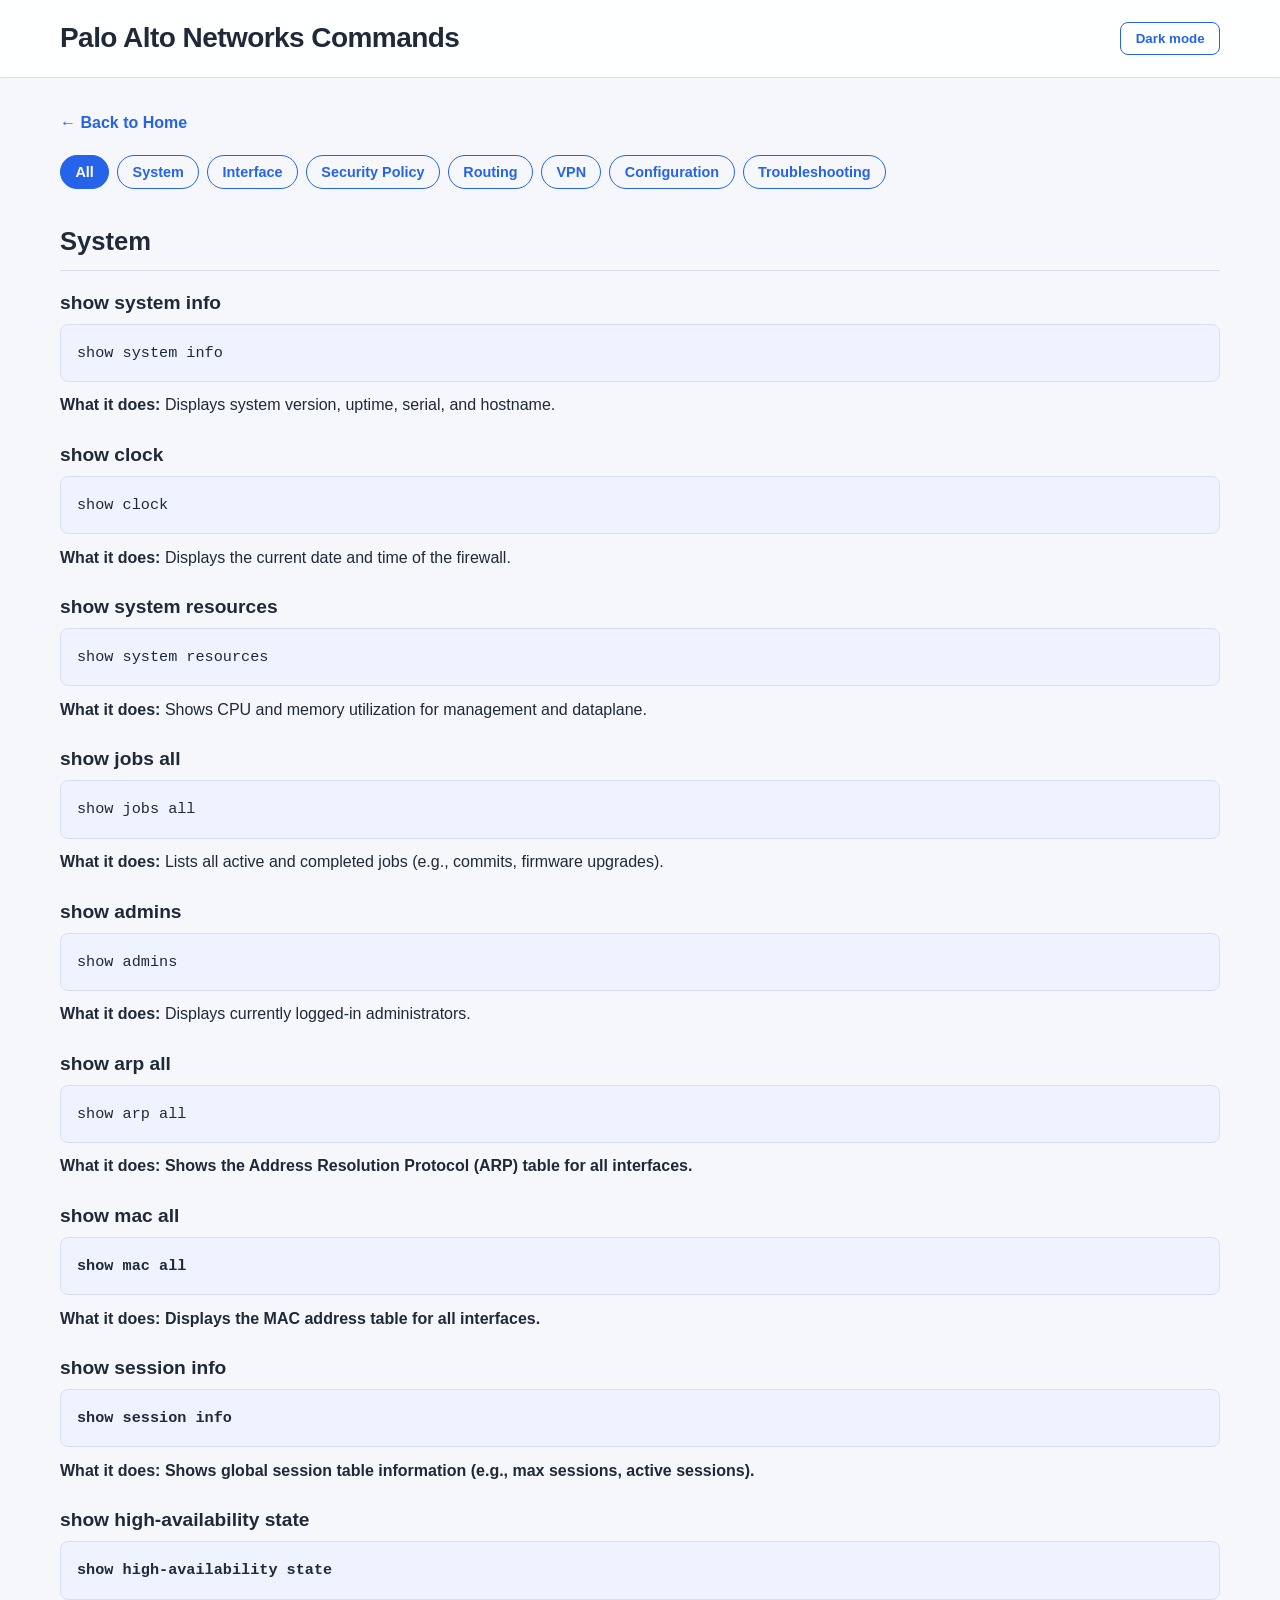
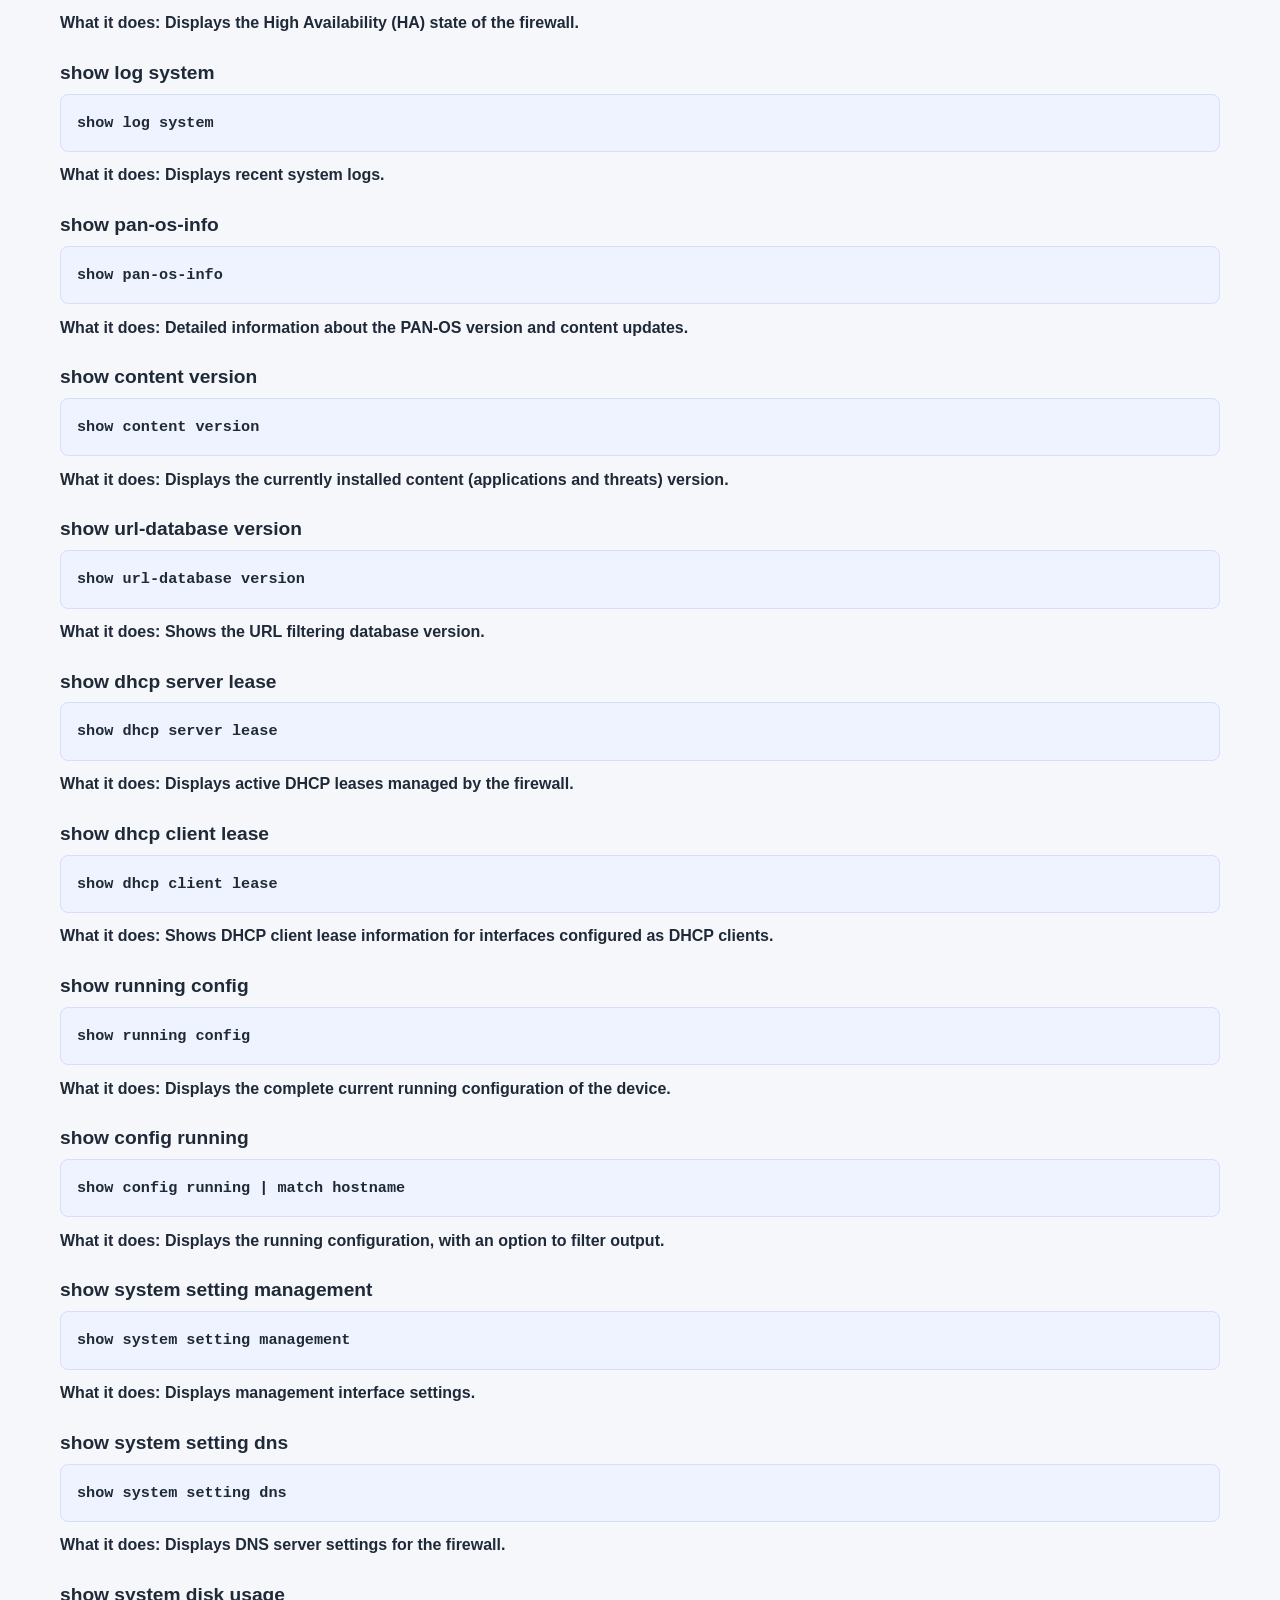
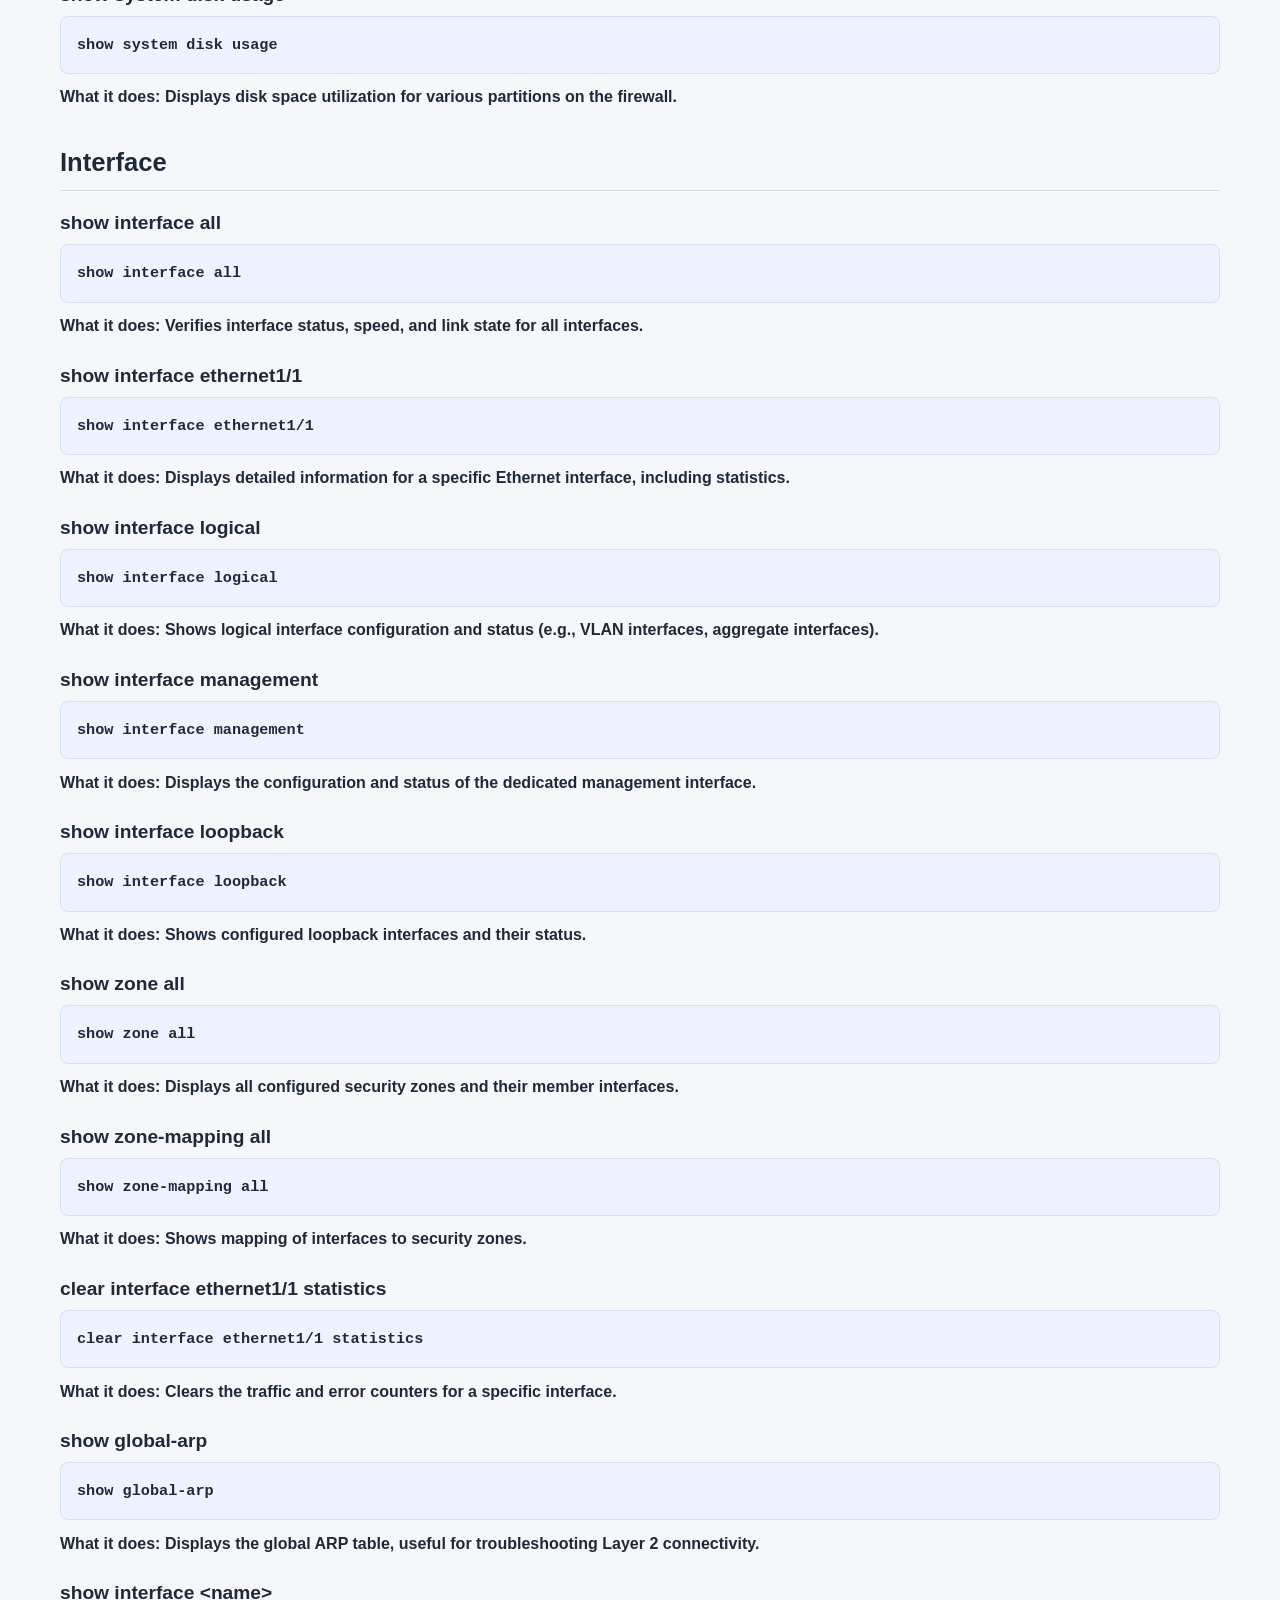
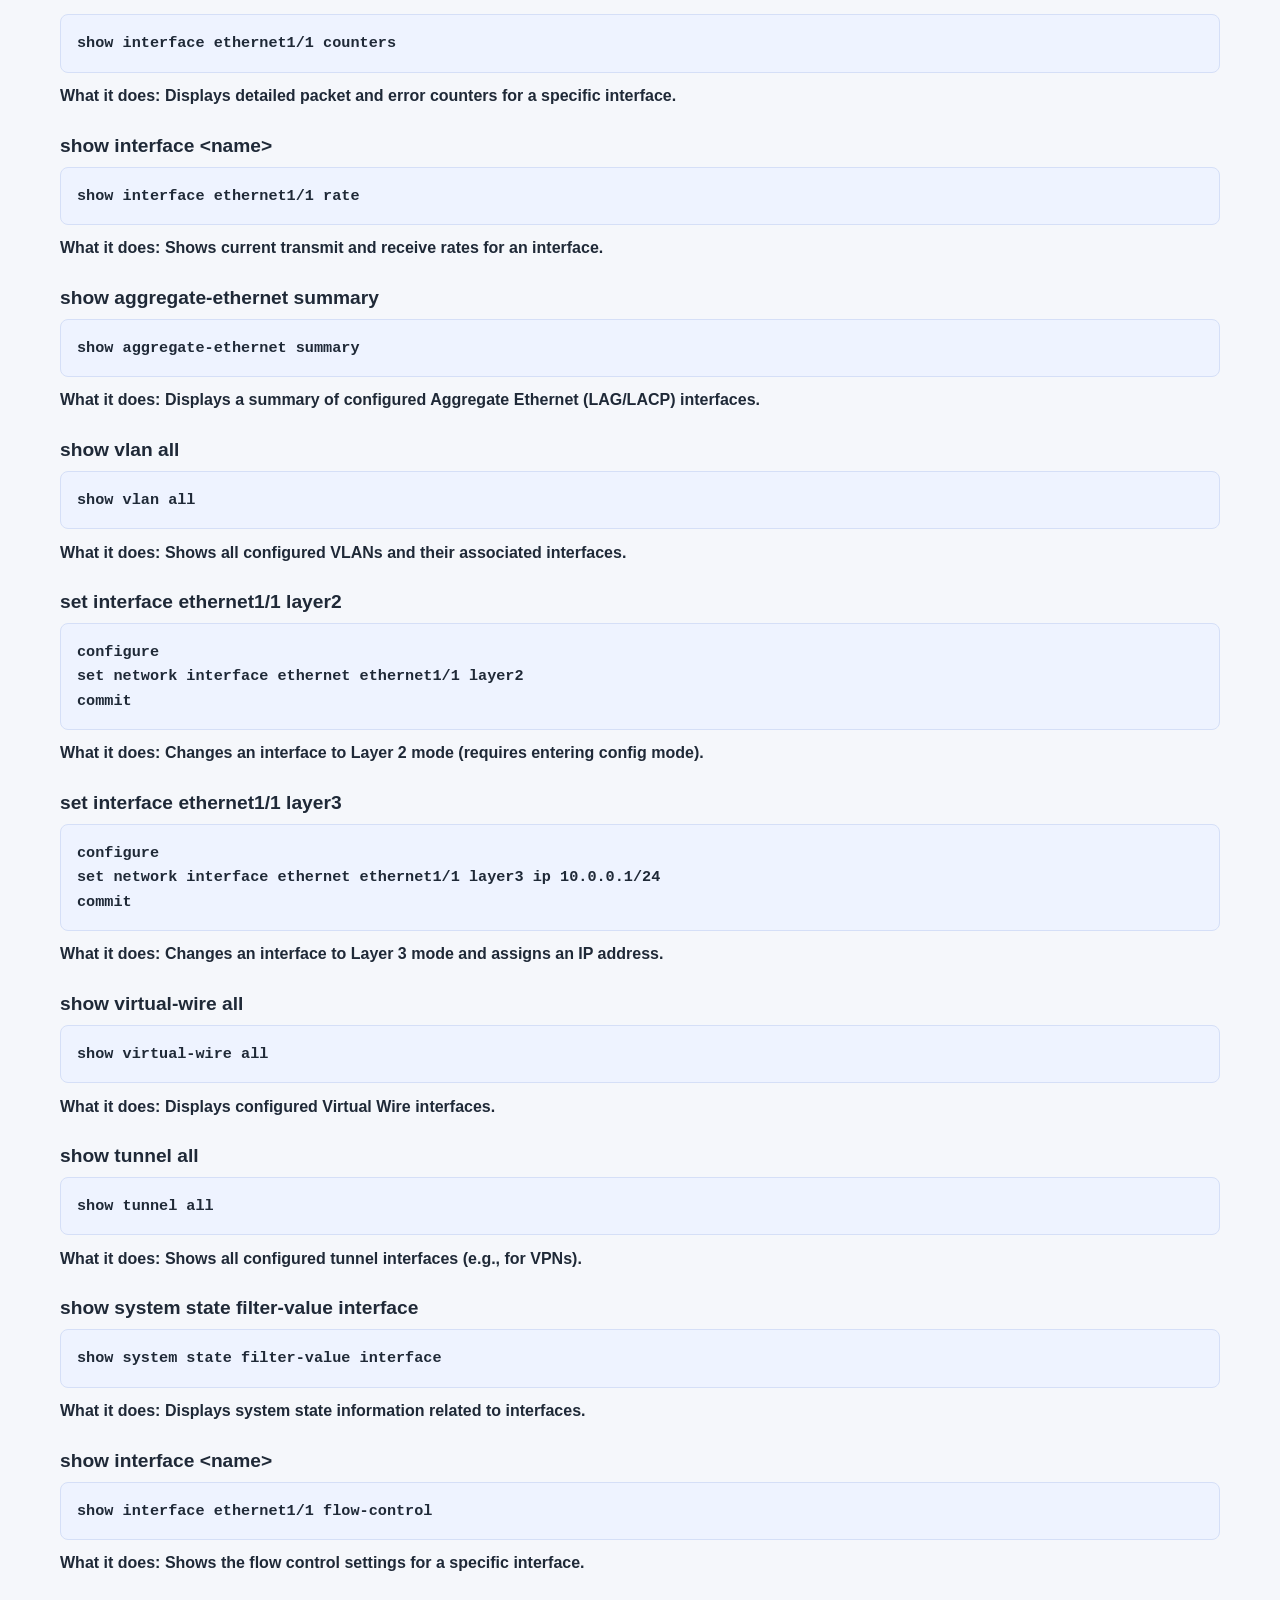
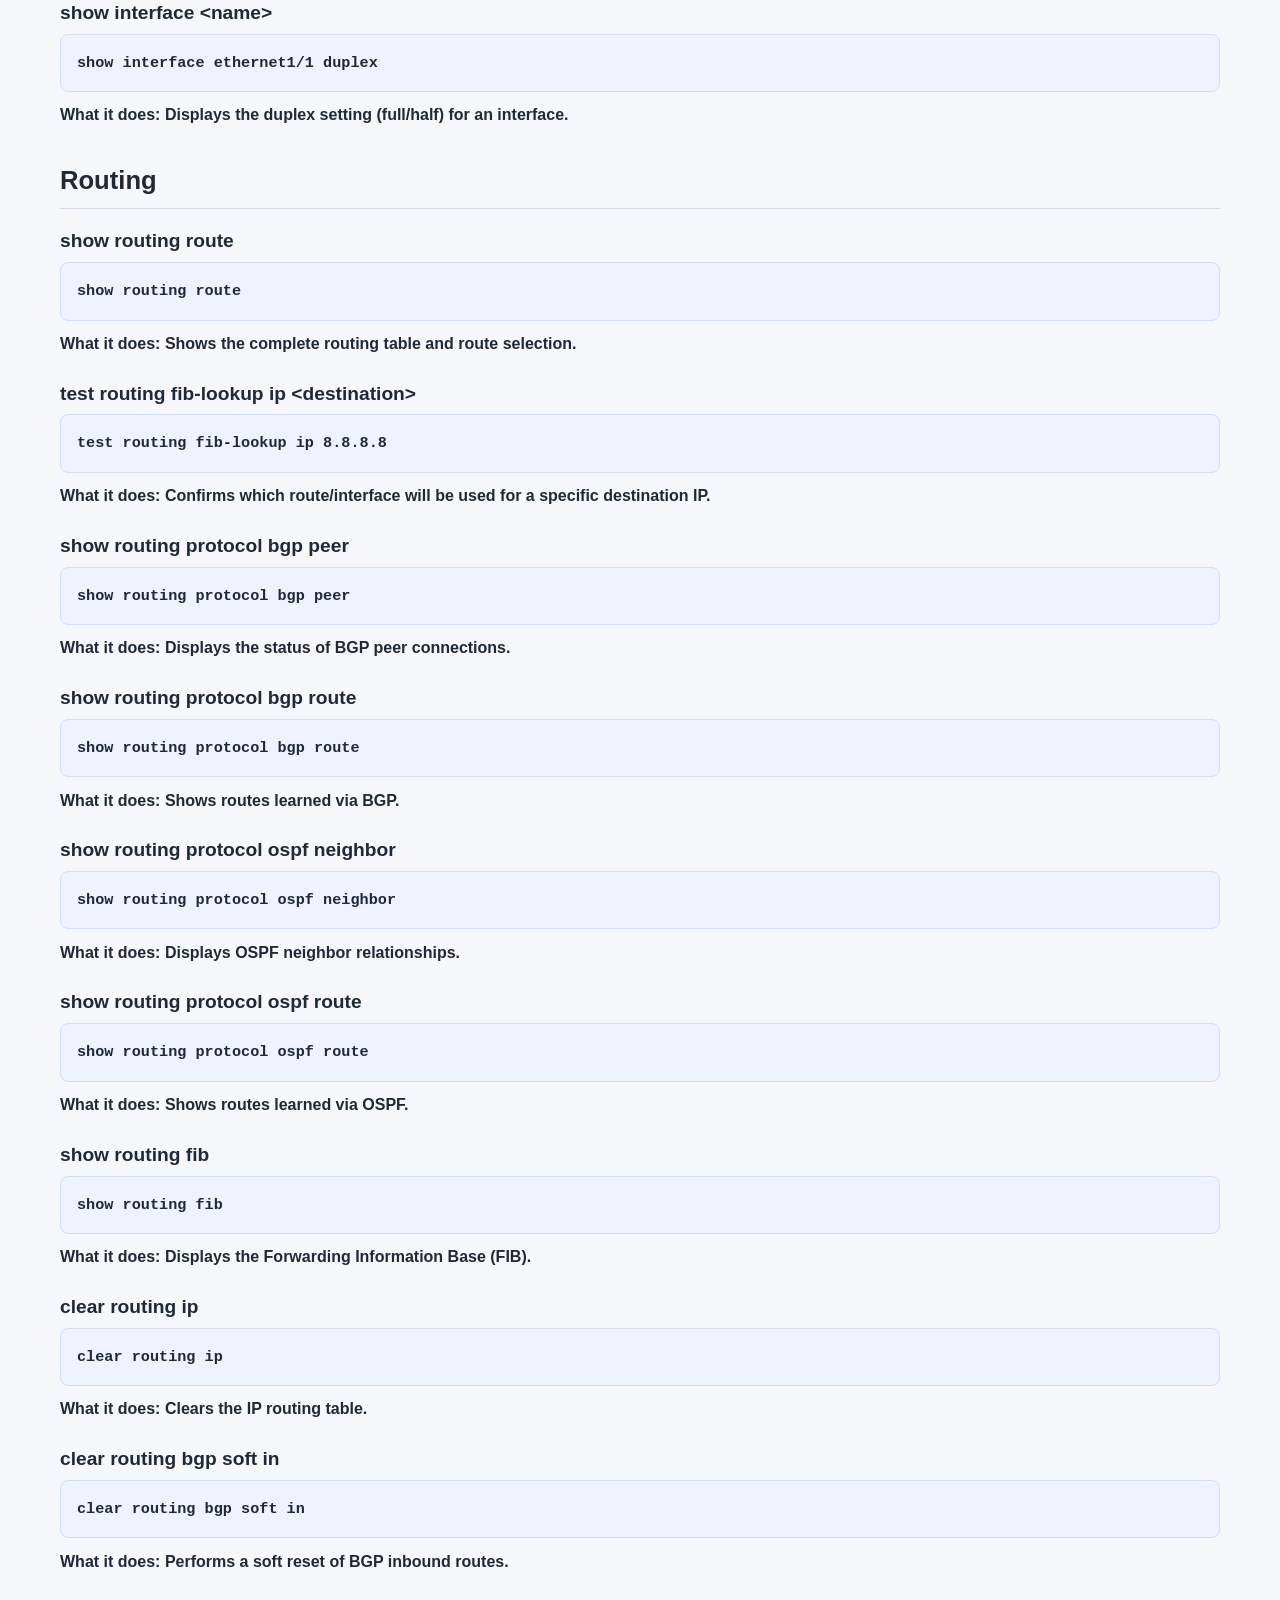
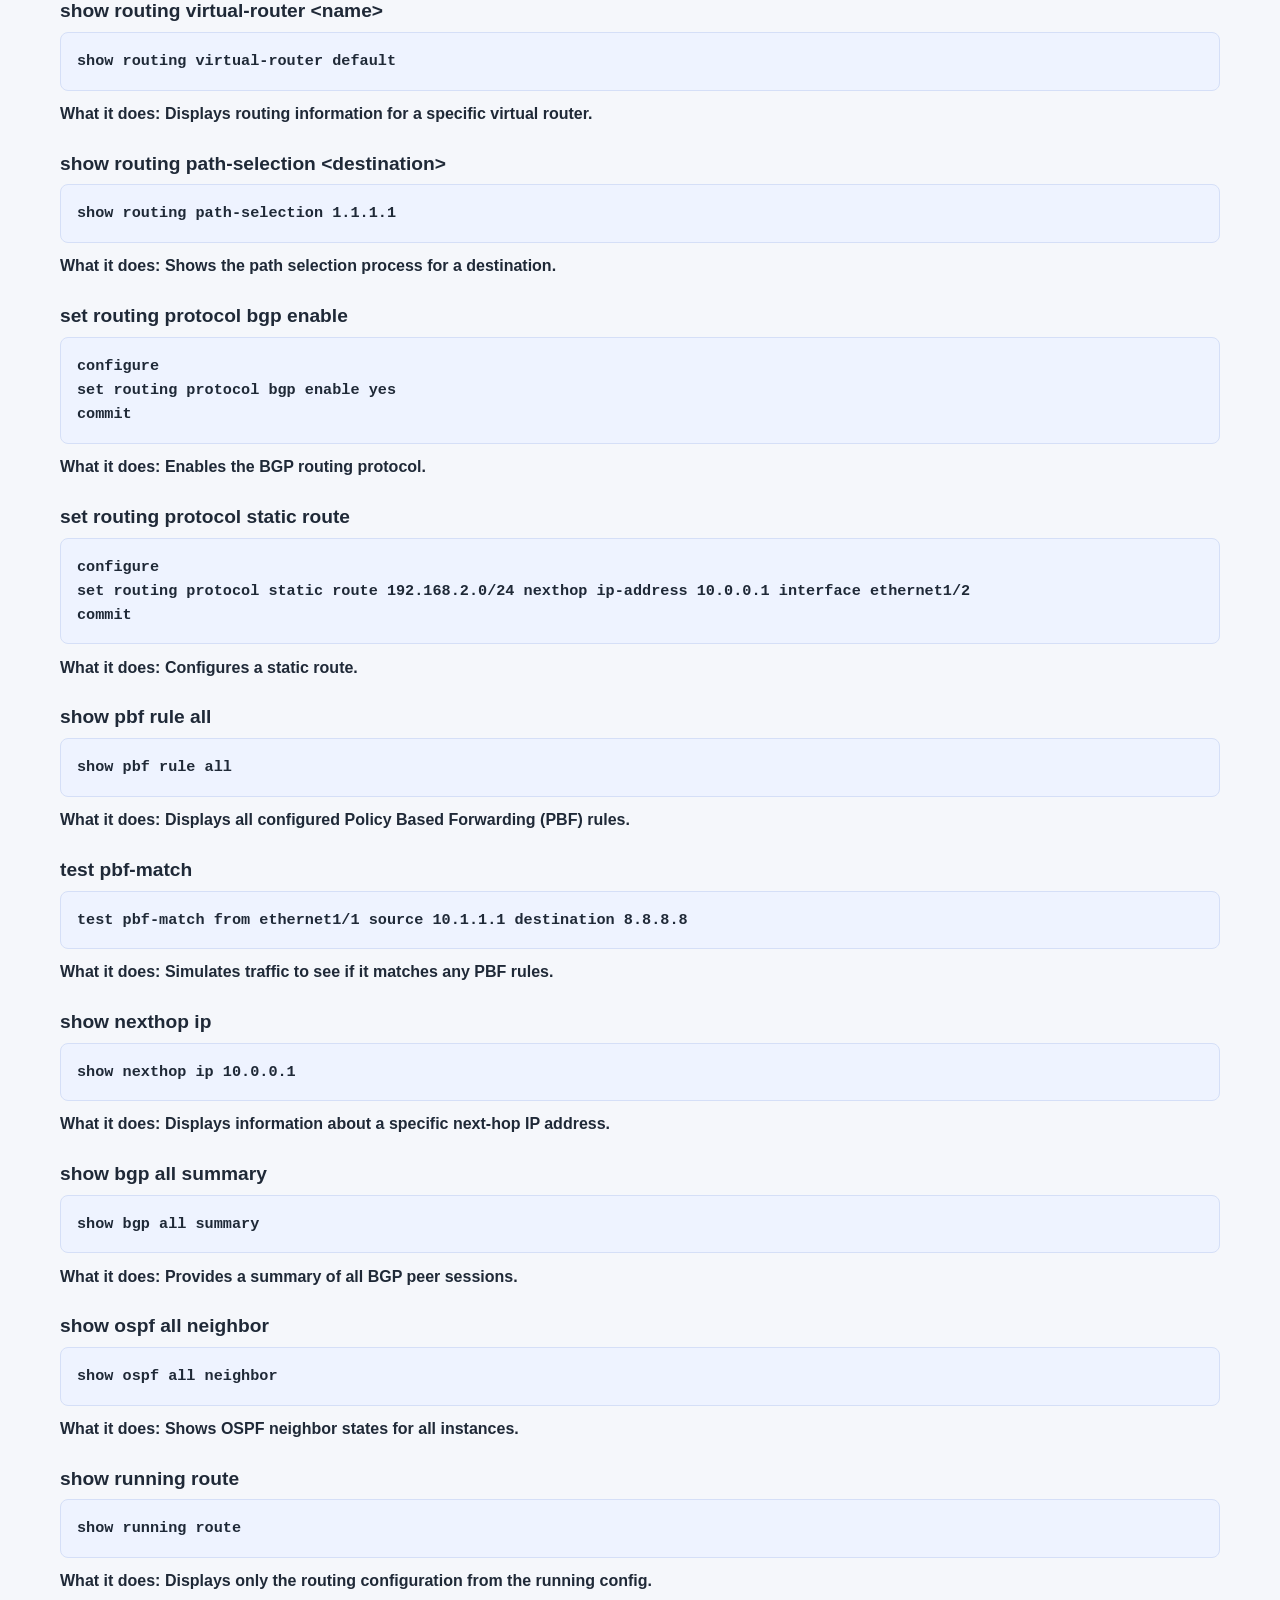
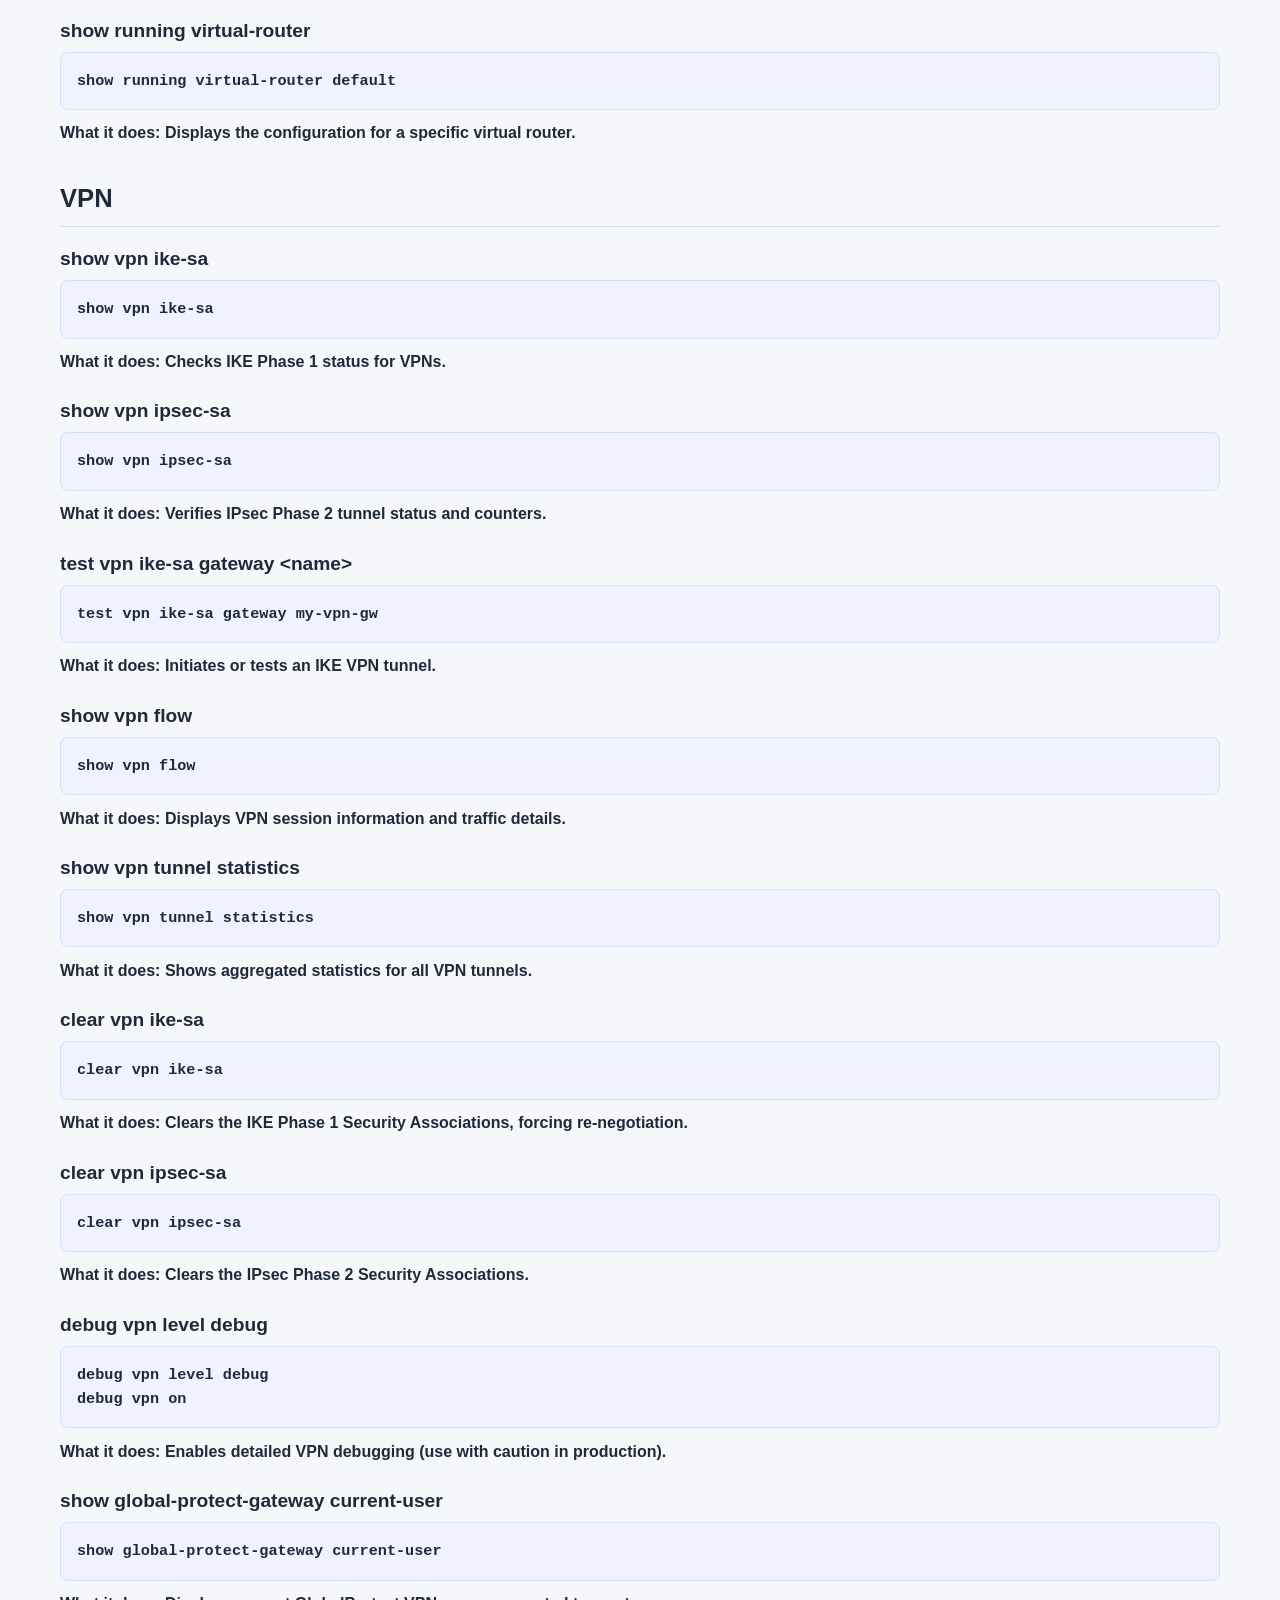
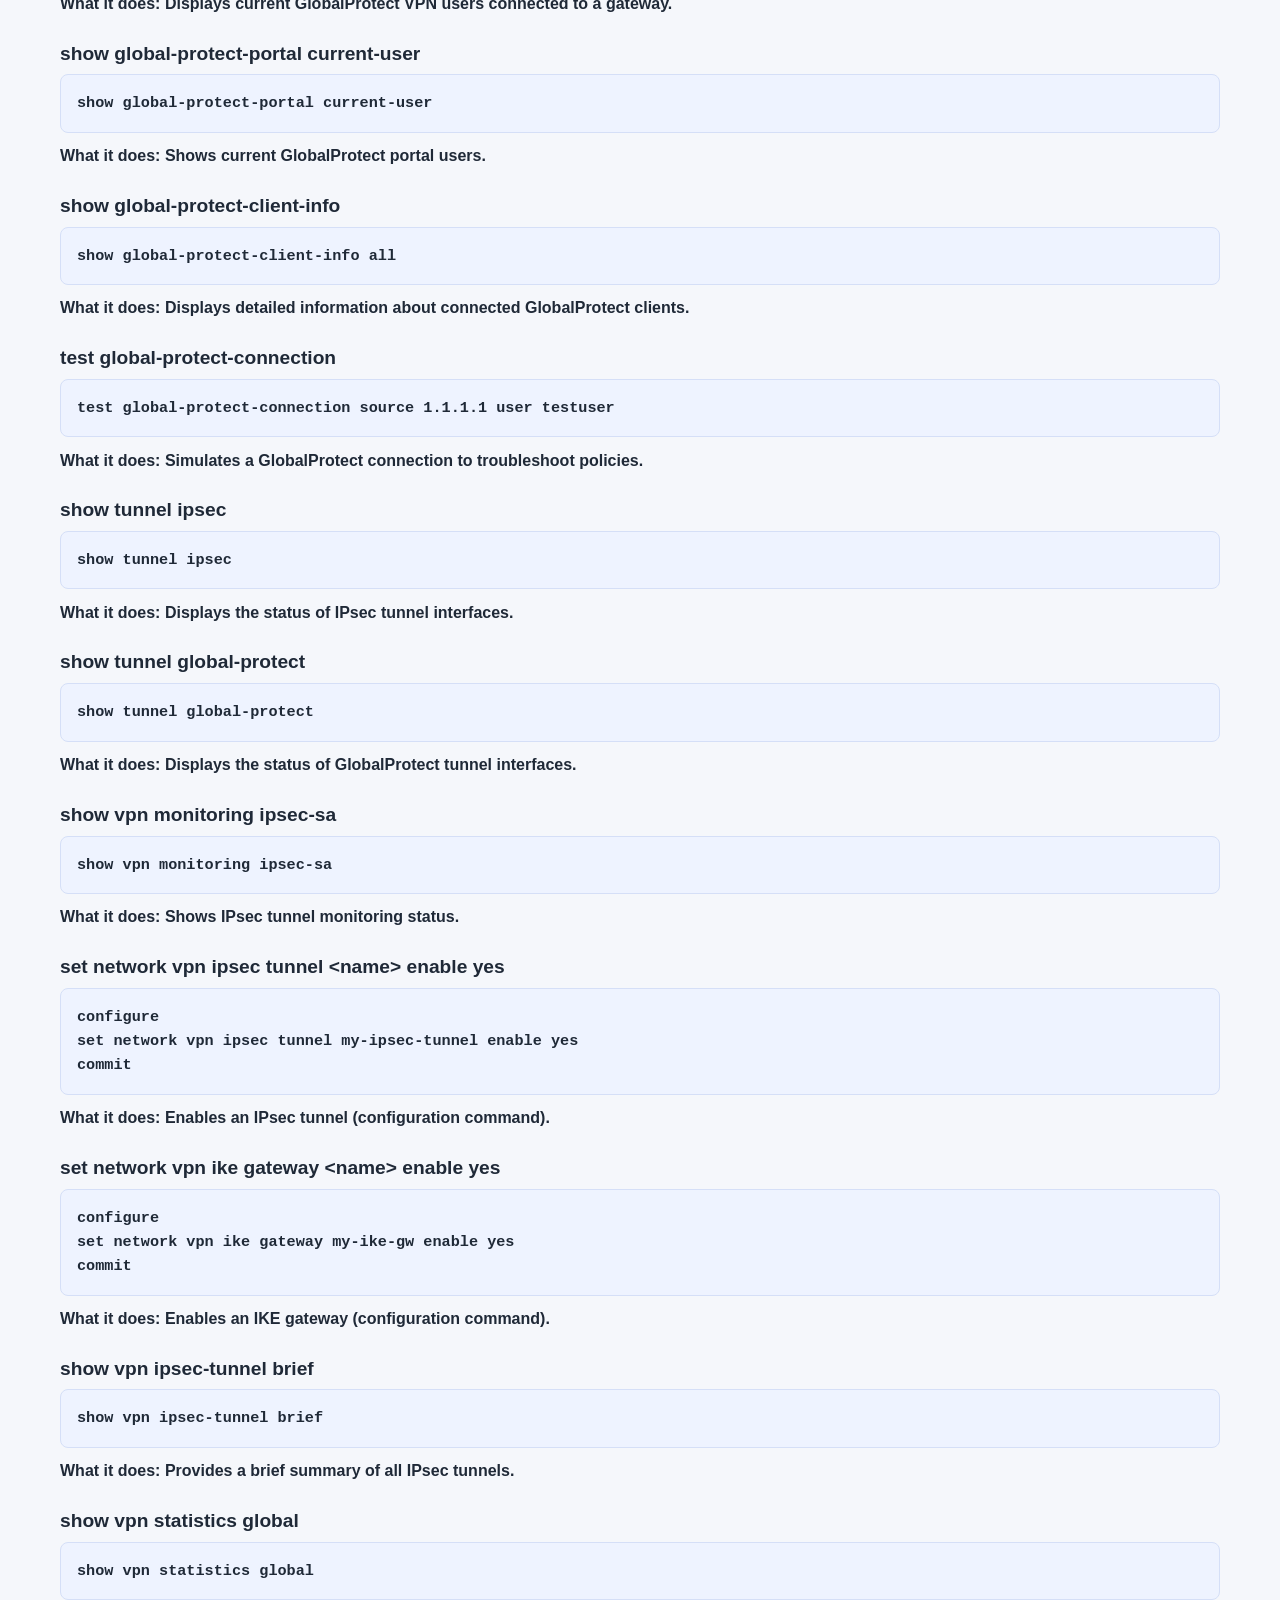
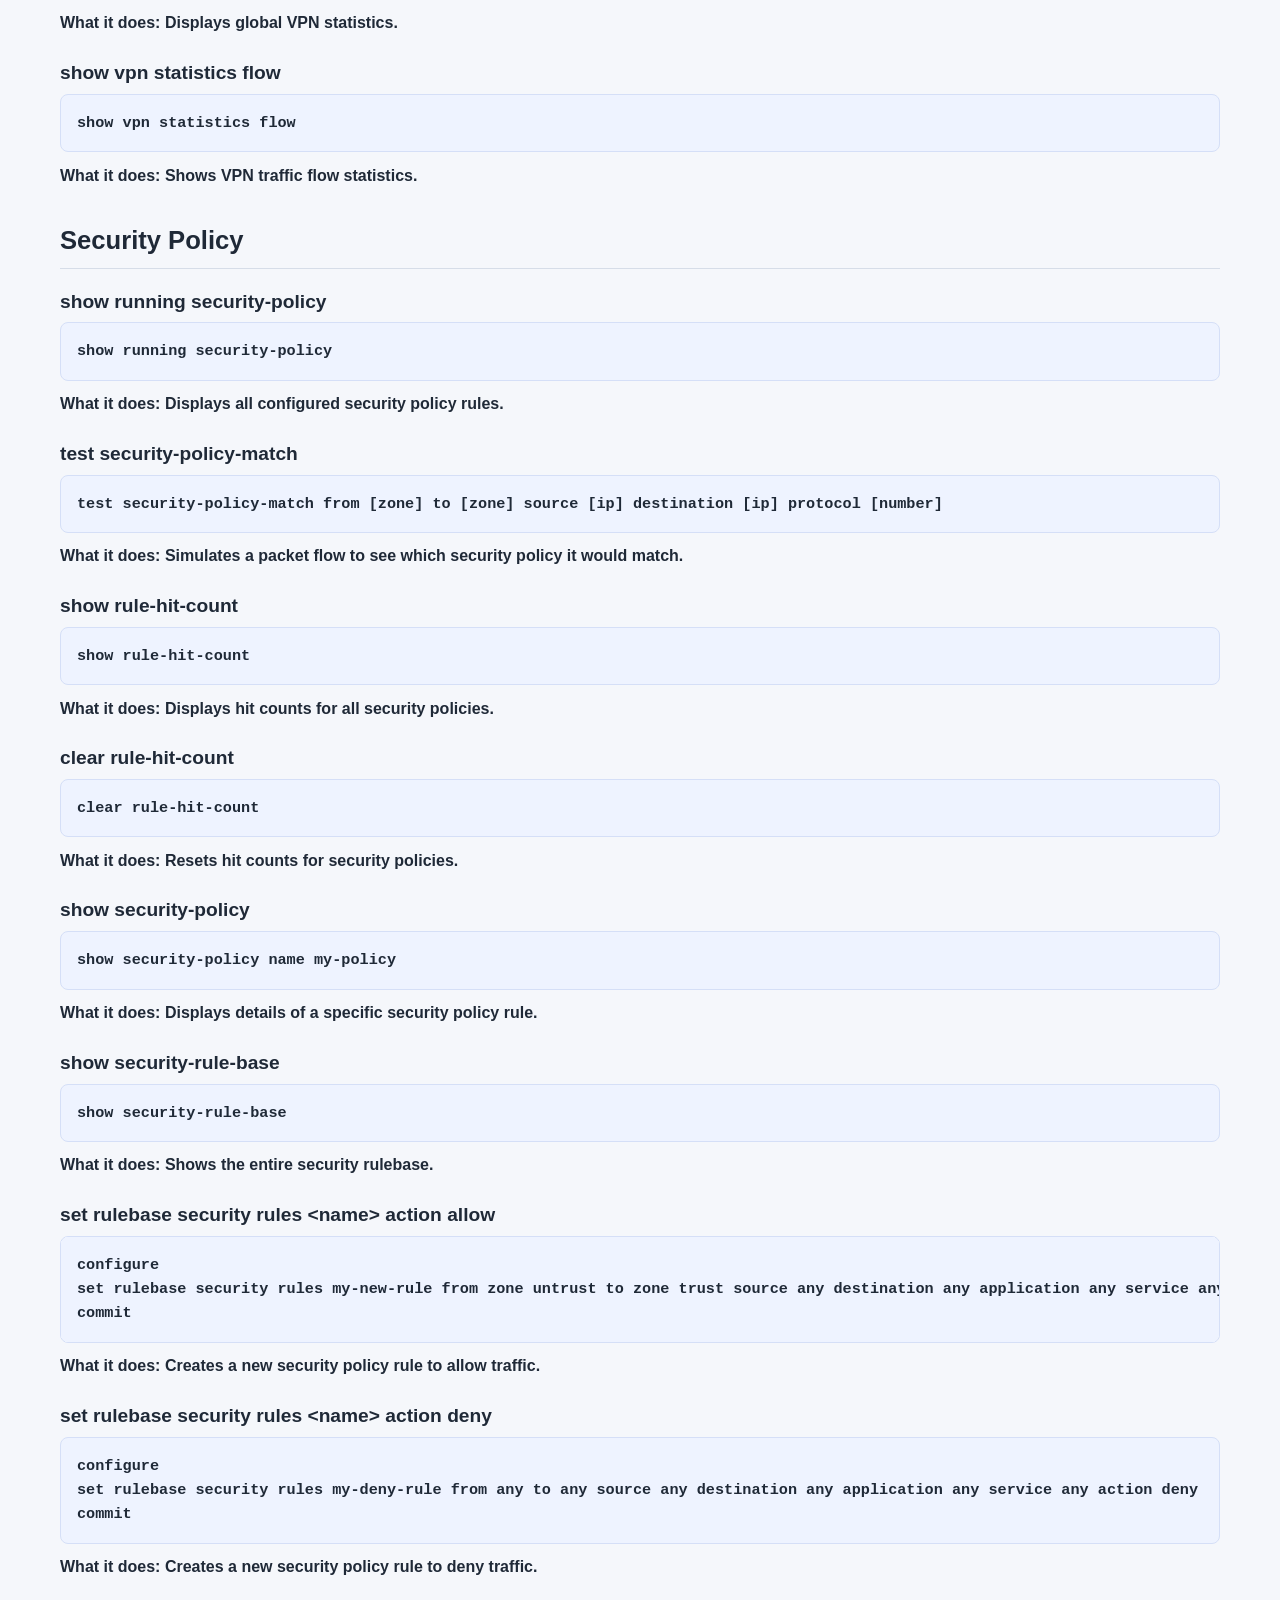
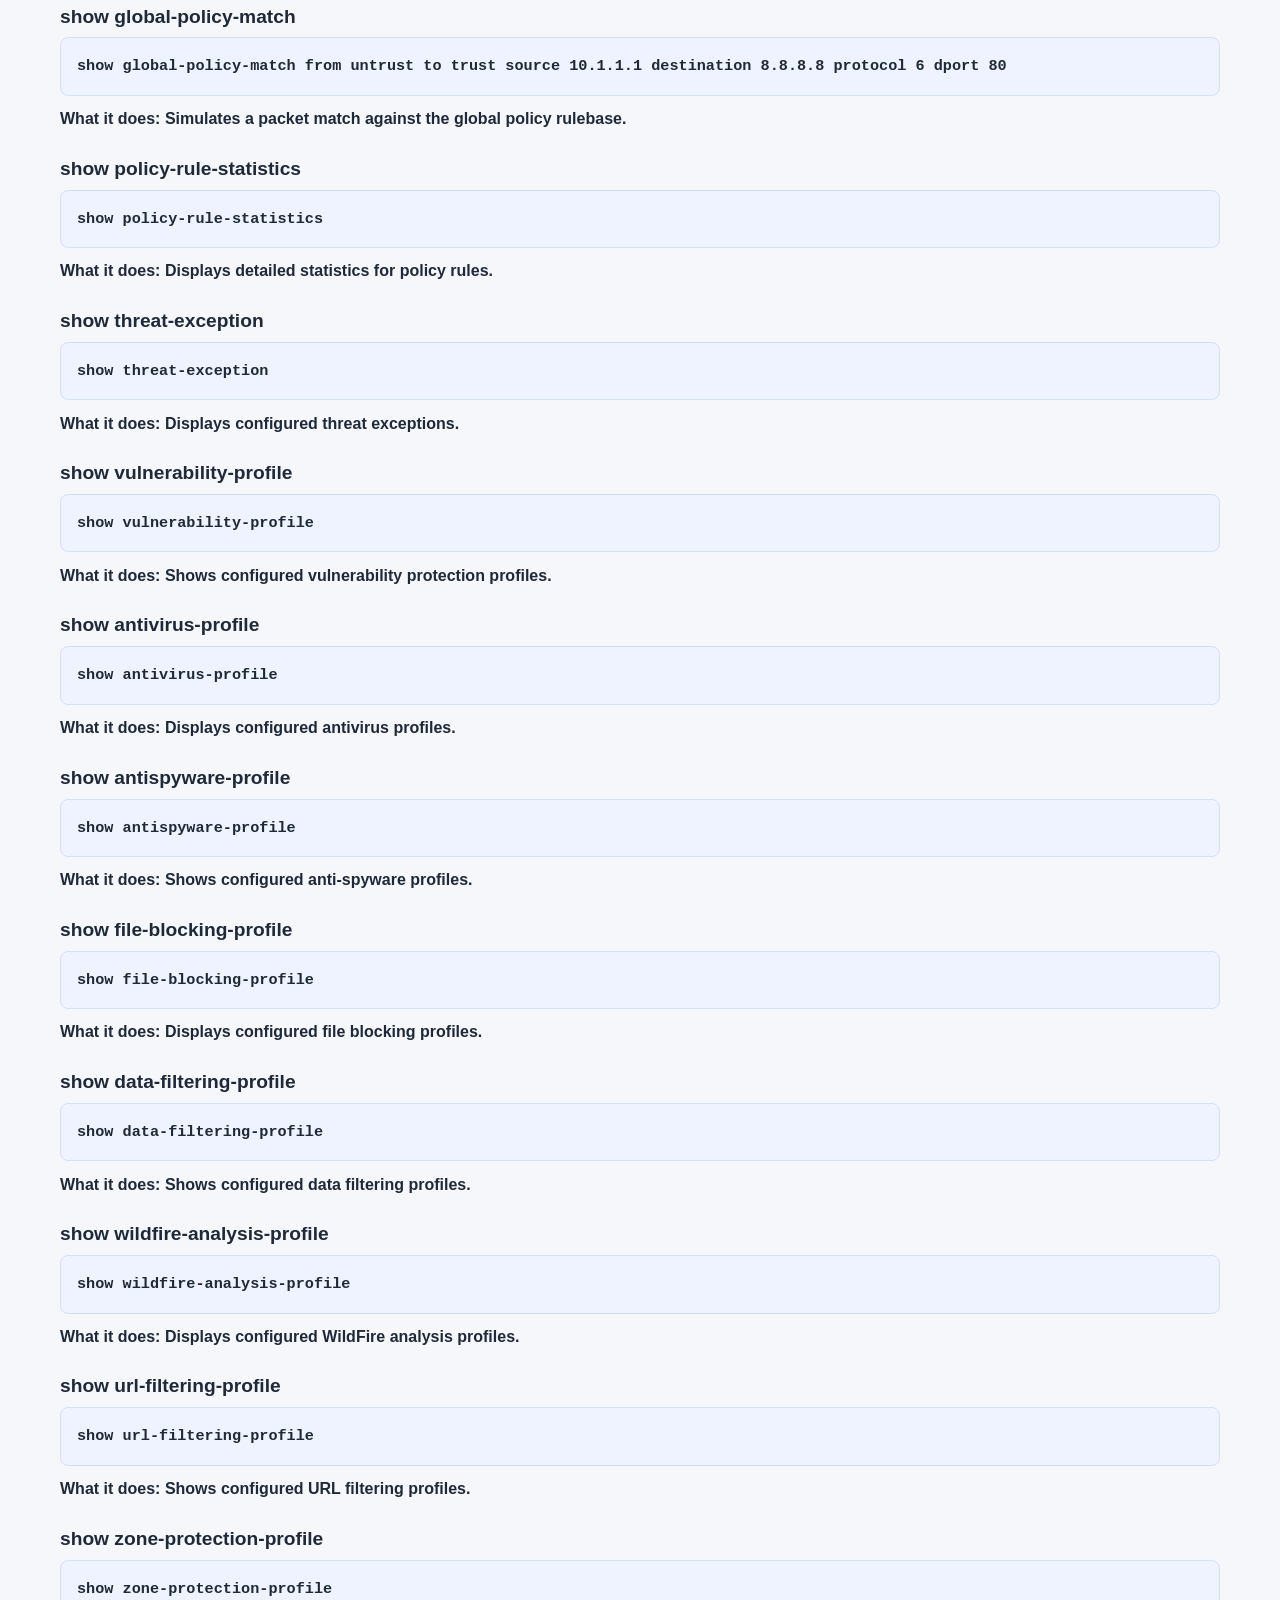
<file: pages/paloalto.html>
<!DOCTYPE html>
<html lang="en">
<head>
    <meta charset="UTF-8">
    <meta name="viewport" content="width=device-width, initial-scale=1.0">
    <title>Palo Alto Networks - Technical Command Reference</title>
    <link rel="stylesheet" href="../css/style.css">
</head>
<body>
    <header>
        <div class="container">
            <h1>Palo Alto Networks Commands</h1>
            <div class="theme-switcher">
                <button id="theme-toggle">Toggle Dark Mode</button>
            </div>
        </div>
    </header>
    <main>
        <div class="container">
            <div class="page-header">
                <a href="../index.html" class="back-link">&larr; Back to Home</a>
            </div>

            <div class="filter-container">
                <button class="filter-btn active" data-category="all">All</button>
                <button class="filter-btn" data-category="system">System</button>
                <button class="filter-btn" data-category="interface">Interface</button>
                <button class="filter-btn" data-category="policy">Security Policy</button>
                <button class="filter-btn" data-category="routing">Routing</button>
                <button class="filter-btn" data-category="vpn">VPN</button>
                <button class="filter-btn" data-category="config">Configuration</button>
                <button class="filter-btn" data-category="troubleshooting">Troubleshooting</button>
            </div>

            <section class="command-category" data-category="system">
                <h2>System</h2>
                <div class="command"><h3>show system info</h3><div class="command-container"><pre><code>show system info</code></pre></div><p><strong>What it does:</strong> Displays system version, uptime, serial, and hostname.</p></div>
                <div class="command"><h3>show clock</h3><div class="command-container"><pre><code>show clock</code></pre></div><p><strong>What it does:</strong> Displays the current date and time of the firewall.</p></div>
                <div class="command"><h3>show system resources</h3><div class="command-container"><pre><code>show system resources</code></pre></div><p><strong>What it does:</strong> Shows CPU and memory utilization for management and dataplane.</p></div>
                <div class="command"><h3>show jobs all</h3><div class="command-container"><pre><code>show jobs all</code></pre></div><p><strong>What it does:</strong> Lists all active and completed jobs (e.g., commits, firmware upgrades).</p></div>
                <div class="command"><h3>show admins</h3><div class="command-container"><pre><code>show admins</code></pre></div><p><strong>What it does:</strong> Displays currently logged-in administrators.</p></div>
                <div class="command"><h3>show arp all</h3><div class="command-container"><pre><code>show arp all</code></pre></div><p><strong>What it does:</b> Shows the Address Resolution Protocol (ARP) table for all interfaces.</p></div>
                <div class="command"><h3>show mac all</h3><div class="command-container"><pre><code>show mac all</code></pre></div><p><strong>What it does:</strong> Displays the MAC address table for all interfaces.</p></div>
                <div class="command"><h3>show session info</h3><div class="command-container"><pre><code>show session info</code></pre></div><p><strong>What it does:</strong> Shows global session table information (e.g., max sessions, active sessions).</p></div>
                <div class="command"><h3>show high-availability state</h3><div class="command-container"><pre><code>show high-availability state</code></pre></div><p><strong>What it does:</strong> Displays the High Availability (HA) state of the firewall.</p></div>
                <div class="command"><h3>show log system</h3><div class="command-container"><pre><code>show log system</code></pre></div><p><strong>What it does:</strong> Displays recent system logs.</p></div>
                <div class="command"><h3>show pan-os-info</h3><div class="command-container"><pre><code>show pan-os-info</code></pre></div><p><strong>What it does:</strong> Detailed information about the PAN-OS version and content updates.</p></div>
                <div class="command"><h3>show content version</h3><div class="command-container"><pre><code>show content version</code></pre></div><p><strong>What it does:</strong> Displays the currently installed content (applications and threats) version.</p></div>
                <div class="command"><h3>show url-database version</h3><div class="command-container"><pre><code>show url-database version</code></pre></div><p><strong>What it does:</strong> Shows the URL filtering database version.</p></div>
                <div class="command"><h3>show dhcp server lease</h3><div class="command-container"><pre><code>show dhcp server lease</code></pre></div><p><strong>What it does:</strong> Displays active DHCP leases managed by the firewall.</p></div>
                <div class="command"><h3>show dhcp client lease</h3><div class="command-container"><pre><code>show dhcp client lease</code></pre></div><p><strong>What it does:</strong> Shows DHCP client lease information for interfaces configured as DHCP clients.</p></div>
                <div class="command"><h3>show running config</h3><div class="command-container"><pre><code>show running config</code></pre></div><p><strong>What it does:</strong> Displays the complete current running configuration of the device.</p></div>
                <div class="command"><h3>show config running</h3><div class="command-container"><pre><code>show config running | match hostname</code></pre></div><p><strong>What it does:</strong> Displays the running configuration, with an option to filter output.</p></div>
                <div class="command"><h3>show system setting management</h3><div class="command-container"><pre><code>show system setting management</code></pre></div><p><strong>What it does:</strong> Displays management interface settings.</p></div>
                <div class="command"><h3>show system setting dns</h3><div class="command-container"><pre><code>show system setting dns</code></pre></div><p><strong>What it does:</b> Displays DNS server settings for the firewall.</p></div>
                <div class="command"><h3>show system disk usage</h3><div class="command-container"><pre><code>show system disk usage</code></pre></div><p><strong>What it does:</strong> Displays disk space utilization for various partitions on the firewall.</p></div>
            </section>

            <section class="command-category" data-category="interface">
                <h2>Interface</h2>
                <div class="command"><h3>show interface all</h3><div class="command-container"><pre><code>show interface all</code></pre></div><p><strong>What it does:</strong> Verifies interface status, speed, and link state for all interfaces.</p></div>
                <div class="command"><h3>show interface ethernet1/1</h3><div class="command-container"><pre><code>show interface ethernet1/1</code></pre></div><p><strong>What it does:</b> Displays detailed information for a specific Ethernet interface, including statistics.</p></div>
                <div class="command"><h3>show interface logical</h3><div class="command-container"><pre><code>show interface logical</code></pre></div><p><strong>What it does:</b> Shows logical interface configuration and status (e.g., VLAN interfaces, aggregate interfaces).</p></div>
                <div class="command"><h3>show interface management</h3><div class="command-container"><pre><code>show interface management</code></pre></div><p><strong>What it does:</b> Displays the configuration and status of the dedicated management interface.</p></div>
                <div class="command"><h3>show interface loopback</h3><div class="command-container"><pre><code>show interface loopback</code></pre></div><p><strong>What it does:</b> Shows configured loopback interfaces and their status.</p></div>
                <div class="command"><h3>show zone all</h3><div class="command-container"><pre><code>show zone all</code></pre></div><p><strong>What it does:</b> Displays all configured security zones and their member interfaces.</p></div>
                <div class="command"><h3>show zone-mapping all</h3><div class="command-container"><pre><code>show zone-mapping all</code></pre></div><p><strong>What it does:</b> Shows mapping of interfaces to security zones.</p></div>
                <div class="command"><h3>clear interface ethernet1/1 statistics</h3><div class="command-container"><pre><code>clear interface ethernet1/1 statistics</code></pre></div><p><strong>What it does:</b> Clears the traffic and error counters for a specific interface.</p></div>
                <div class="command"><h3>show global-arp</h3><div class="command-container"><pre><code>show global-arp</code></pre></div><p><strong>What it does:</b> Displays the global ARP table, useful for troubleshooting Layer 2 connectivity.</p></div>
                <div class="command"><h3>show interface <name> counters</h3><div class="command-container"><pre><code>show interface ethernet1/1 counters</code></pre></div><p><strong>What it does:</b> Displays detailed packet and error counters for a specific interface.</p></div>
                <div class="command"><h3>show interface <name> rate</h3><div class="command-container"><pre><code>show interface ethernet1/1 rate</code></pre></div><p><strong>What it does:</b> Shows current transmit and receive rates for an interface.</p></div>
                <div class="command"><h3>show aggregate-ethernet summary</h3><div class="command-container"><pre><code>show aggregate-ethernet summary</code></pre></div><p><strong>What it does:</b> Displays a summary of configured Aggregate Ethernet (LAG/LACP) interfaces.</p></div>
                <div class="command"><h3>show vlan all</h3><div class="command-container"><pre><code>show vlan all</code></pre></div><p><strong>What it does:</b> Shows all configured VLANs and their associated interfaces.</p></div>
                <div class="command"><h3>set interface ethernet1/1 layer2</h3><div class="command-container"><pre><code>configure
set network interface ethernet ethernet1/1 layer2
commit</code></pre></div><p><strong>What it does:</b> Changes an interface to Layer 2 mode (requires entering config mode).</p></div>
                <div class="command"><h3>set interface ethernet1/1 layer3</h3><div class="command-container"><pre><code>configure
set network interface ethernet ethernet1/1 layer3 ip 10.0.0.1/24
commit</code></pre></div><p><strong>What it does:</b> Changes an interface to Layer 3 mode and assigns an IP address.</p></div>
                <div class="command"><h3>show virtual-wire all</h3><div class="command-container"><pre><code>show virtual-wire all</code></pre></div><p><strong>What it does:</strong> Displays configured Virtual Wire interfaces.</p></div>
                <div class="command"><h3>show tunnel all</h3><div class="command-container"><pre><code>show tunnel all</code></pre></div><p><strong>What it does:</strong> Shows all configured tunnel interfaces (e.g., for VPNs).</p></div>
                <div class="command"><h3>show system state filter-value interface</h3><div class="command-container"><pre><code>show system state filter-value interface</code></pre></div><p><strong>What it does:</strong> Displays system state information related to interfaces.</p></div>
                <div class="command"><h3>show interface <name> flow-control</h3><div class="command-container"><pre><code>show interface ethernet1/1 flow-control</code></pre></div><p><strong>What it does:</strong> Shows the flow control settings for a specific interface.</p></div>
                <div class="command"><h3>show interface <name> duplex</h3><div class="command-container"><pre><code>show interface ethernet1/1 duplex</code></pre></div><p><strong>What it does:</strong> Displays the duplex setting (full/half) for an interface.</p></div>
            </section>

            <section class="command-category" data-category="routing">
                <h2>Routing</h2>
                <div class="command"><h3>show routing route</h3><div class="command-container"><pre><code>show routing route</code></pre></div><p><strong>What it does:</strong> Shows the complete routing table and route selection.</p></div>
                <div class="command"><h3>test routing fib-lookup ip &lt;destination&gt;</h3><div class="command-container"><pre><code>test routing fib-lookup ip 8.8.8.8</code></pre></div><p><strong>What it does:</strong> Confirms which route/interface will be used for a specific destination IP.</p></div>
                <div class="command"><h3>show routing protocol bgp peer</h3><div class="command-container"><pre><code>show routing protocol bgp peer</code></pre></div><p><strong>What it does:</strong> Displays the status of BGP peer connections.</p></div>
                <div class="command"><h3>show routing protocol bgp route</h3><div class="command-container"><pre><code>show routing protocol bgp route</code></pre></div><p><strong>What it does:</strong> Shows routes learned via BGP.</p></div>
                <div class="command"><h3>show routing protocol ospf neighbor</h3><div class="command-container"><pre><code>show routing protocol ospf neighbor</code></pre></div><p><strong>What it does:</b> Displays OSPF neighbor relationships.</p></div>
                <div class="command"><h3>show routing protocol ospf route</h3><div class="command-container"><pre><code>show routing protocol ospf route</code></pre></div><p><strong>What it does:</b> Shows routes learned via OSPF.</p></div>
                <div class="command"><h3>show routing fib</h3><div class="command-container"><pre><code>show routing fib</code></pre></div><p><strong>What it does:</b> Displays the Forwarding Information Base (FIB).</p></div>
                <div class="command"><h3>clear routing ip</h3><div class="command-container"><pre><code>clear routing ip</code></pre></div><p><strong>What it does:</b> Clears the IP routing table.</p></div>
                <div class="command"><h3>clear routing bgp soft in</h3><div class="command-container"><pre><code>clear routing bgp soft in</code></pre></div><p><strong>What it does:</b> Performs a soft reset of BGP inbound routes.</p></div>
                <div class="command"><h3>show routing virtual-router &lt;name&gt;</h3><div class="command-container"><pre><code>show routing virtual-router default</code></pre></div><p><strong>What it does:</b> Displays routing information for a specific virtual router.</p></div>
                <div class="command"><h3>show routing path-selection &lt;destination&gt;</h3><div class="command-container"><pre><code>show routing path-selection 1.1.1.1</code></pre></div><p><strong>What it does:</b> Shows the path selection process for a destination.</p></div>
                <div class="command"><h3>set routing protocol bgp enable</h3><div class="command-container"><pre><code>configure
set routing protocol bgp enable yes
commit</code></pre></div><p><strong>What it does:</b> Enables the BGP routing protocol.</p></div>
                <div class="command"><h3>set routing protocol static route</h3><div class="command-container"><pre><code>configure
set routing protocol static route 192.168.2.0/24 nexthop ip-address 10.0.0.1 interface ethernet1/2
commit</code></pre></div><p><strong>What it does:</b> Configures a static route.</p></div>
                <div class="command"><h3>show pbf rule all</h3><div class="command-container"><pre><code>show pbf rule all</code></pre></div><p><strong>What it does:</b> Displays all configured Policy Based Forwarding (PBF) rules.</p></div>
                <div class="command"><h3>test pbf-match</h3><div class="command-container"><pre><code>test pbf-match from ethernet1/1 source 10.1.1.1 destination 8.8.8.8</code></pre></div><p><strong>What it does:</b> Simulates traffic to see if it matches any PBF rules.</p></div>
                <div class="command"><h3>show nexthop ip</h3><div class="command-container"><pre><code>show nexthop ip 10.0.0.1</code></pre></div><p><strong>What it does:</b> Displays information about a specific next-hop IP address.</p></div>
                <div class="command"><h3>show bgp all summary</h3><div class="command-container"><pre><code>show bgp all summary</code></pre></div><p><strong>What it does:</b> Provides a summary of all BGP peer sessions.</p></div>
                <div class="command"><h3>show ospf all neighbor</h3><div class="command-container"><pre><code>show ospf all neighbor</code></pre></div><p><strong>What it does:</b> Shows OSPF neighbor states for all instances.</p></div>
                <div class="command"><h3>show running route</h3><div class="command-container"><pre><code>show running route</code></pre></div><p><strong>What it does:</b> Displays only the routing configuration from the running config.</p></div>
                <div class="command"><h3>show running virtual-router</h3><div class="command-container"><pre><code>show running virtual-router default</code></pre></div><p><strong>What it does:</b> Displays the configuration for a specific virtual router.</p></div>
            </section>

            <section class="command-category" data-category="vpn">
                <h2>VPN</h2>
                <div class="command"><h3>show vpn ike-sa</h3><div class="command-container"><pre><code>show vpn ike-sa</code></pre></div><p><strong>What it does:</strong> Checks IKE Phase 1 status for VPNs.</p></div>
                <div class="command"><h3>show vpn ipsec-sa</h3><div class="command-container"><pre><code>show vpn ipsec-sa</code></pre></div><p><strong>What it does:</strong> Verifies IPsec Phase 2 tunnel status and counters.</p></div>
                <div class="command"><h3>test vpn ike-sa gateway &lt;name&gt;</h3><div class="command-container"><pre><code>test vpn ike-sa gateway my-vpn-gw</code></pre></div><p><strong>What it does:</strong> Initiates or tests an IKE VPN tunnel.</p></div>
                <div class="command"><h3>show vpn flow</h3><div class="command-container"><pre><code>show vpn flow</code></pre></div><p><strong>What it does:</b> Displays VPN session information and traffic details.</p></div>
                <div class="command"><h3>show vpn tunnel statistics</h3><div class="command-container"><pre><code>show vpn tunnel statistics</code></pre></div><p><strong>What it does:</b> Shows aggregated statistics for all VPN tunnels.</p></div>
                <div class="command"><h3>clear vpn ike-sa</h3><div class="command-container"><pre><code>clear vpn ike-sa</code></pre></div><p><strong>What it does:</b> Clears the IKE Phase 1 Security Associations, forcing re-negotiation.</p></div>
                <div class="command"><h3>clear vpn ipsec-sa</h3><div class="command-container"><pre><code>clear vpn ipsec-sa</code></pre></div><p><strong>What it does:</b> Clears the IPsec Phase 2 Security Associations.</p></div>
                <div class="command"><h3>debug vpn level debug</h3><div class="command-container"><pre><code>debug vpn level debug
debug vpn on</code></pre></div><p><strong>What it does:</b> Enables detailed VPN debugging (use with caution in production).</p></div>
                <div class="command"><h3>show global-protect-gateway current-user</h3><div class="command-container"><pre><code>show global-protect-gateway current-user</code></pre></div><p><strong>What it does:</b> Displays current GlobalProtect VPN users connected to a gateway.</p></div>
                <div class="command"><h3>show global-protect-portal current-user</h3><div class="command-container"><pre><code>show global-protect-portal current-user</code></pre></div><p><strong>What it does:</b> Shows current GlobalProtect portal users.</p></div>
                <div class="command"><h3>show global-protect-client-info</h3><div class="command-container"><pre><code>show global-protect-client-info all</code></pre></div><p><strong>What it does:</b> Displays detailed information about connected GlobalProtect clients.</p></div>
                <div class="command"><h3>test global-protect-connection</h3><div class="command-container"><pre><code>test global-protect-connection source 1.1.1.1 user testuser</code></pre></div><p><strong>What it does:</b> Simulates a GlobalProtect connection to troubleshoot policies.</p></div>
                <div class="command"><h3>show tunnel ipsec</h3><div class="command-container"><pre><code>show tunnel ipsec</code></pre></div><p><strong>What it does:</b> Displays the status of IPsec tunnel interfaces.</p></div>
                <div class="command"><h3>show tunnel global-protect</h3><div class="command-container"><pre><code>show tunnel global-protect</code></pre></div><p><strong>What it does:</b> Displays the status of GlobalProtect tunnel interfaces.</p></div>
                <div class="command"><h3>show vpn monitoring ipsec-sa</h3><div class="command-container"><pre><code>show vpn monitoring ipsec-sa</code></pre></div><p><strong>What it does:</b> Shows IPsec tunnel monitoring status.</p></div>
                <div class="command"><h3>set network vpn ipsec tunnel &lt;name&gt; enable yes</h3><div class="command-container"><pre><code>configure
set network vpn ipsec tunnel my-ipsec-tunnel enable yes
commit</code></pre></div><p><strong>What it does:</b> Enables an IPsec tunnel (configuration command).</p></div>
                <div class="command"><h3>set network vpn ike gateway &lt;name&gt; enable yes</h3><div class="command-container"><pre><code>configure
set network vpn ike gateway my-ike-gw enable yes
commit</code></pre></div><p><strong>What it does:</b> Enables an IKE gateway (configuration command).</p></div>
                <div class="command"><h3>show vpn ipsec-tunnel brief</h3><div class="command-container"><pre><code>show vpn ipsec-tunnel brief</code></pre></div><p><strong>What it does:</strong> Provides a brief summary of all IPsec tunnels.</p></div>
                <div class="command"><h3>show vpn statistics global</h3><div class="command-container"><pre><code>show vpn statistics global</code></pre></div><p><strong>What it does:</strong> Displays global VPN statistics.</p></div>
                <div class="command"><h3>show vpn statistics flow</h3><div class="command-container"><pre><code>show vpn statistics flow</code></pre></div><p><strong>What it does:</strong> Shows VPN traffic flow statistics.</p></div>
            </section>

            <section class="command-category" data-category="policy">
                <h2>Security Policy</h2>
                <div class="command"><h3>show running security-policy</h3><div class="command-container"><pre><code>show running security-policy</code></pre></div><p><strong>What it does:</strong> Displays all configured security policy rules.</p></div>
                <div class="command"><h3>test security-policy-match</h3><div class="command-container"><pre><code>test security-policy-match from [zone] to [zone] source [ip] destination [ip] protocol [number]</code></pre></div><p><strong>What it does:</strong> Simulates a packet flow to see which security policy it would match.</p></div>
                <div class="command"><h3>show rule-hit-count</h3><div class="command-container"><pre><code>show rule-hit-count</code></pre></div><p><strong>What it does:</strong> Displays hit counts for all security policies.</p></div>
                <div class="command"><h3>clear rule-hit-count</h3><div class="command-container"><pre><code>clear rule-hit-count</code></pre></div><p><strong>What it does:</strong> Resets hit counts for security policies.</p></div>
                <div class="command"><h3>show security-policy</h3><div class="command-container"><pre><code>show security-policy name my-policy</code></pre></div><p><strong>What it does:</strong> Displays details of a specific security policy rule.</p></div>
                <div class="command"><h3>show security-rule-base</h3><div class="command-container"><pre><code>show security-rule-base</code></pre></div><p><strong>What it does:</strong> Shows the entire security rulebase.</p></div>
                <div class="command"><h3>set rulebase security rules &lt;name&gt; action allow</h3><div class="command-container"><pre><code>configure
set rulebase security rules my-new-rule from zone untrust to zone trust source any destination any application any service any action allow
commit</code></pre></div><p><strong>What it does:</strong> Creates a new security policy rule to allow traffic.</p></div>
                <div class="command"><h3>set rulebase security rules &lt;name&gt; action deny</h3><div class="command-container"><pre><code>configure
set rulebase security rules my-deny-rule from any to any source any destination any application any service any action deny
commit</code></pre></div><p><strong>What it does:</strong> Creates a new security policy rule to deny traffic.</p></div>
                <div class="command"><h3>show global-policy-match</h3><div class="command-container"><pre><code>show global-policy-match from untrust to trust source 10.1.1.1 destination 8.8.8.8 protocol 6 dport 80</code></pre></div><p><strong>What it does:</strong> Simulates a packet match against the global policy rulebase.</p></div>
                <div class="command"><h3>show policy-rule-statistics</h3><div class="command-container"><pre><code>show policy-rule-statistics</code></pre></div><p><strong>What it does:</strong> Displays detailed statistics for policy rules.</p></div>
                <div class="command"><h3>show threat-exception</h3><div class="command-container"><pre><code>show threat-exception</code></pre></div><p><strong>What it does:</strong> Displays configured threat exceptions.</p></div>
                <div class="command"><h3>show vulnerability-profile</h3><div class="command-container"><pre><code>show vulnerability-profile</code></pre></div><p><strong>What it does:</strong> Shows configured vulnerability protection profiles.</p></div>
                <div class="command"><h3>show antivirus-profile</h3><div class="command-container"><pre><code>show antivirus-profile</code></pre></div><p><strong>What it does:</strong> Displays configured antivirus profiles.</p></div>
                <div class="command"><h3>show antispyware-profile</h3><div class="command-container"><pre><code>show antispyware-profile</code></pre></div><p><strong>What it does:</strong> Shows configured anti-spyware profiles.</p></div>
                <div class="command"><h3>show file-blocking-profile</h3><div class="command-container"><pre><code>show file-blocking-profile</code></pre></div><p><strong>What it does:</strong> Displays configured file blocking profiles.</p></div>
                <div class="command"><h3>show data-filtering-profile</h3><div class="command-container"><pre><code>show data-filtering-profile</code></pre></div><p><strong>What it does:</strong> Shows configured data filtering profiles.</p></div>
                <div class="command"><h3>show wildfire-analysis-profile</h3><div class="command-container"><pre><code>show wildfire-analysis-profile</code></pre></div><p><strong>What it does:</strong> Displays configured WildFire analysis profiles.</p></div>
                <div class="command"><h3>show url-filtering-profile</h3><div class="command-container"><pre><code>show url-filtering-profile</code></pre></div><p><strong>What it does:</strong> Shows configured URL filtering profiles.</p></div>
                <div class="command"><h3>show zone-protection-profile</h3><div class="command-container"><pre><code>show zone-protection-profile</code></pre></div><p><strong>What it does:</strong> Displays configured zone protection profiles.</p></div>
                <div class="command"><h3>show dos-protection-profile</h3><div class="command-container"><pre><code>show dos-protection-profile</code></pre></div><p><strong>What it does:</strong> Shows configured DDoS protection profiles.</p></div>
            </section>

            <section class="command-category" data-category="config">
                <h2>Configuration Mode</h2>
                <div class="command"><h3>configure</h3><div class="command-container"><pre><code>configure</code></pre></div><p><strong>What it does:</strong> Enters the device's configuration mode.</p></div>
                <div class="command"><h3>set deviceconfig system hostname</h3><div class="command-container"><pre><code>set deviceconfig system hostname my-firewall</code></pre></div><p><strong>What it does:</strong> Sets the hostname of the firewall.</p></div>
                <div class="command"><h3>commit</h3><div class="command-container"><pre><code>commit</code></pre></div><p><strong>What it does:</strong> Validates and applies the candidate configuration to the running configuration.</p></div>
                <div class="command"><h3>save config to &lt;filename&gt;</h3><div class="command-container"><pre><code>save config to my_backup_config.xml</code></pre></div><p><strong>What it does:</strong> Saves the current running configuration to a specified file.</p></div>
                <div class="command"><h3>load config from &lt;filename&gt;</h3><div class="command-container"><pre><code>load config from my_backup_config.xml</code></pre></div><p><strong>What it does:</strong> Loads a configuration from a specified file into the candidate configuration.</p></div>
                <div class="command"><h3>revert config</h3><div class="command-container"><pre><code>revert config</code></pre></div><p><strong>What it does:</strong> Reverts the candidate configuration to the last committed configuration.</p></div>
                <div class="command"><h3>set network interface ethernet &lt;name&gt; layer3 ip &lt;ip/mask&gt;</h3><div class="command-container"><pre><code>configure
set network interface ethernet ethernet1/1 layer3 ip 10.0.0.1/24
commit</code></pre></div><p><strong>What it does:</strong> Configures an Ethernet interface for Layer 3 operations with an IP address.</p></div>
                <div class="command"><h3>set network interface ethernet &lt;name&gt; link-state up</h3><div class="command-container"><pre><code>configure
set network interface ethernet ethernet1/1 link-state up
commit</code></pre></div><p><strong>What it does:</strong> Brings an interface up (administratively enable).</p></div>
                <div class="command"><h3>set zone &lt;zone-name&gt; network layer3 interface &lt;interface-name&gt;</h3><div class="command-container"><pre><code>configure
set zone trust network layer3 interface ethernet1/1
commit</code></pre></div><p><strong>What it does:</strong> Assigns a Layer 3 interface to a security zone.</p></div>
                <div class="command"><h3>set virtual-router &lt;vr-name&gt; interface &lt;interface-name&gt;</h3><div class="command-container"><pre><code>configure
set virtual-router default interface ethernet1/1
commit</code></pre></div><p><strong>What it does:</strong> Adds an interface to a virtual router.</p></div>
                <div class="command"><h3>set tag &lt;name&gt; color &lt;color&gt;</h3><div class="command-container"><pre><code>configure
set tag web-servers color red
commit</code></pre></div><p><strong>What it does:</strong> Creates a custom tag for objects, with a specified color.</p></div>
                <div class="command"><h3>set address &lt;name&gt; ip-netmask &lt;ip/mask&gt;</h3><div class="command-container"><pre><code>configure
set address my-webserver ip-netmask 10.1.1.1/32
commit</code></pre></div><p><strong>What it does:</strong> Creates a new address object by IP/netmask.</p></div>
                <div class="command"><h3>set service &lt;name&gt; protocol tcp port &lt;port&gt;</h3><div class="command-container"><pre><code>configure
set service web-http protocol tcp port 80
commit</code></pre></div><p><strong>What it does:</strong> Creates a new service object for a specific TCP port.</p></div>
                <div class="command"><h3>set profile-group &lt;name&gt; antivirus &lt;profile&gt;</h3><div class="command-container"><pre><code>configure
set profile-group my-profiles antivirus default
commit</code></pre></div><p><strong>What it does:</strong> Creates a profile group and assigns an antivirus profile.</p></div>
                <div class="command"><h3>set log-settings system-log export-format syslog</h3><div class="command-container"><pre><code>configure
set log-settings system-log export-format syslog
commit</code></pre></div><p><strong>What it does:</strong> Configures system logs to be exported via syslog.</p></div>
                <div class="command"><h3>set log-settings system-log syslog-server &lt;ip&gt;</h3><div class="command-container"><pre><code>configure
set log-settings system-log syslog-server 192.168.1.10
commit</code></pre></div><p><strong>What it does:</strong> Configures a syslog server for system logs.</p></div>
                <div class="command"><h3>set management user &lt;name&gt; password</h3><div class="command-container"><pre><code>configure
set management user admin password
commit</code></pre></div><p><strong>What it does:</strong> Sets/changes the password for a management user.</p></div>
                <div class="command"><h3>set management allowed-ip &lt;ip/mask&gt;</h3><div class="command-container"><pre><code>configure
set management allowed-ip 192.168.1.0/24
commit</code></pre></div><p><strong>What it does:</strong> Restricts management access to specific IP ranges.</p></div>
                <div class="command"><h3>set management ssh permit yes</h3><div class="command-container"><pre><code>configure
set management ssh permit yes
commit</code></pre></div><p><strong>What it does:</strong> Enables SSH access to the management interface.</p></div>
                <div class="command"><h3>set system setting timezone &lt;zone&gt;</h3><div class="command-container"><pre><code>configure
set system setting timezone America/New_York
commit</code></pre></div><p><strong>What it does:</strong> Sets the system timezone.</p></div>
            </section>

            <section class="command-category" data-category="troubleshooting">
                <h2>Troubleshooting</h2>
                <div class="command"><h3>show session all filter source &lt;ip&gt;</h3><div class="command-container"><pre><code>show session all filter source 10.1.1.1</code></pre></div><p><strong>What it does:</strong> Troubleshoots traffic sessions and policies by displaying active firewall sessions filtered by source IP.</p></div>
                <div class="command"><h3>ping</h3><div class="command-container"><pre><code>ping source [ip] host [destination_ip]</code></pre></div><p><strong>What it does:</strong> Sends ICMP packets to test reachability from the firewall itself.</p></div>
                <div class="command"><h3>debug dataplane packet-diag set filter match &lt;criteria&gt;</h3><div class="command-container"><pre><code>debug dataplane packet-diag set filter match source 10.1.1.1 destination 8.8.8.8
debug dataplane packet-diag set log feature flow basic
debug dataplane packet-diag on</code></pre></div><p><strong>What it does:</strong> Captures traffic for deep packet troubleshooting. A powerful packet capture and debugging tool for the dataplane.</p></div>
                <div class="command"><h3>less mp-log system.log</h3><div class="command-container"><pre><code>less mp-log system.log</code></pre></div><p><strong>What it does:</strong> Reads system logs for errors and events from the dataplane.</p></div>
                <div class="command"><h3>test security-policy-match</h3><div class="command-container"><pre><code>test security-policy-match from [zone] to [zone] source [ip] destination [ip] protocol [number]</code></pre></div><p><strong>What it does:</strong> Simulates a packet flow to see which security policy it would match.</p></div>
                <div class="command"><h3>show counter global</h3><div class="command-container"><pre><code>show counter global</code></pre></div><p><strong>What it does:</strong> Displays global counters for various firewall functions, useful for identifying bottlenecks or issues.</p></div>
                <div class="command"><h3>show counter global filter pkt-proc flow</h3><div class="command-container"><pre><code>show counter global filter pkt-proc flow</code></pre></div><p><strong>What it does:</strong> Filters global counters to show packet processing and flow-related statistics.</p></div>
                <div class="command"><h3>clear session all</h3><div class="command-container"><pre><code>clear session all</code></pre></div><p><strong>What it does:</strong> Clears all active sessions (use with extreme caution in production).</p></div>
                <div class="command"><h3>clear session all filter source &lt;ip&gt;</h3><div class="command-container"><pre><code>clear session all filter source 10.1.1.1</code></pre></div><p><strong>What it does:</strong> Clears sessions matching a specific filter, e.g., by source IP.</p></div>
                <div class="command"><h3>debug flow basic</h3><div class="command-container"><pre><code>debug flow basic
debug flow on</code></pre></div><p><strong>What it does:</strong> Enables basic flow debugging (use with caution).</p></div>
                <div class="command"><h3>debug routing</h3><div class="command-container"><pre><code>debug routing
debug routing on</code></pre></div><p><strong>What it does:</strong> Enables debugging for routing protocols and functions.</p></div>
                <div class="command"><h3>debug pbf</h3><div class="command-container"><pre><code>debug pbf
debug pbf on</code></pre></div><p><strong>What it does:</strong> Enables debugging for Policy Based Forwarding (PBF).</p></div>
                <div class="command"><h3>tail follow yes mp-log pan_packet_diag.log</h3><div class="command-container"><pre><code>tail follow yes mp-log pan_packet_diag.log</code></pre></div><p><strong>What it does:</strong> Follows the packet diagnostic log in real-time after enabling packet diagnostics.</p></div>
                <div class="command"><h3>show running resource-monitor</h3><div class="command-container"><pre><code>show running resource-monitor</code></pre></div><p><strong>What it does:</strong> Displays the current resource monitoring configuration.</p></div>
                <div class="command"><h3>show autocommits</h3><div class="command-container"><pre><code>show autocommits</code></pre></div><p><strong>What it does:</strong> Shows details about pending or failed automatic commits.</p></div>
                <div class="command"><h3>show system state filter-value session</h3><div class="command-container"><pre><code>show system state filter-value session</code></pre></div><p><strong>What it does:</strong> Displays system state information related to sessions.</p></div>
                <div class="command"><h3>test url &lt;url&gt;</h3><div class="command-container"><pre><code>test url www.google.com</code></pre></div><p><strong>What it does:</strong> Tests URL filtering functionality for a given URL.</p></div>
                <div class="command"><h3>test security-policy-match all</h3><div class="command-container"><pre><code>test security-policy-match all source 10.1.1.1 destination 8.8.8.8 protocol 6 dport 443</code></pre></div><p><strong>What it does:</strong> Tests against all rulebases (security, NAT, PBF) for a simulated traffic flow.</p></div>
                <div class="command"><h3>view log system</h3><div class="command-container"><pre><code>view log system</code></pre></div><p><strong>What it does:</strong> Views the system logs.</p></div>
                <div class="command"><h3>view log traffic</h3><div class="command-container"><pre><code>view log traffic</code></pre></div><p><strong>What it does:</strong> Views the traffic logs.</p></div>
            </section>

        </div>
    </main>
    <footer>
        <div class="container">
            <p>&copy; 2026 Technical Command Reference</p>
        </div>
    </footer>
    <script src="../js/main.js"></script>
</body>
</html>
</file>
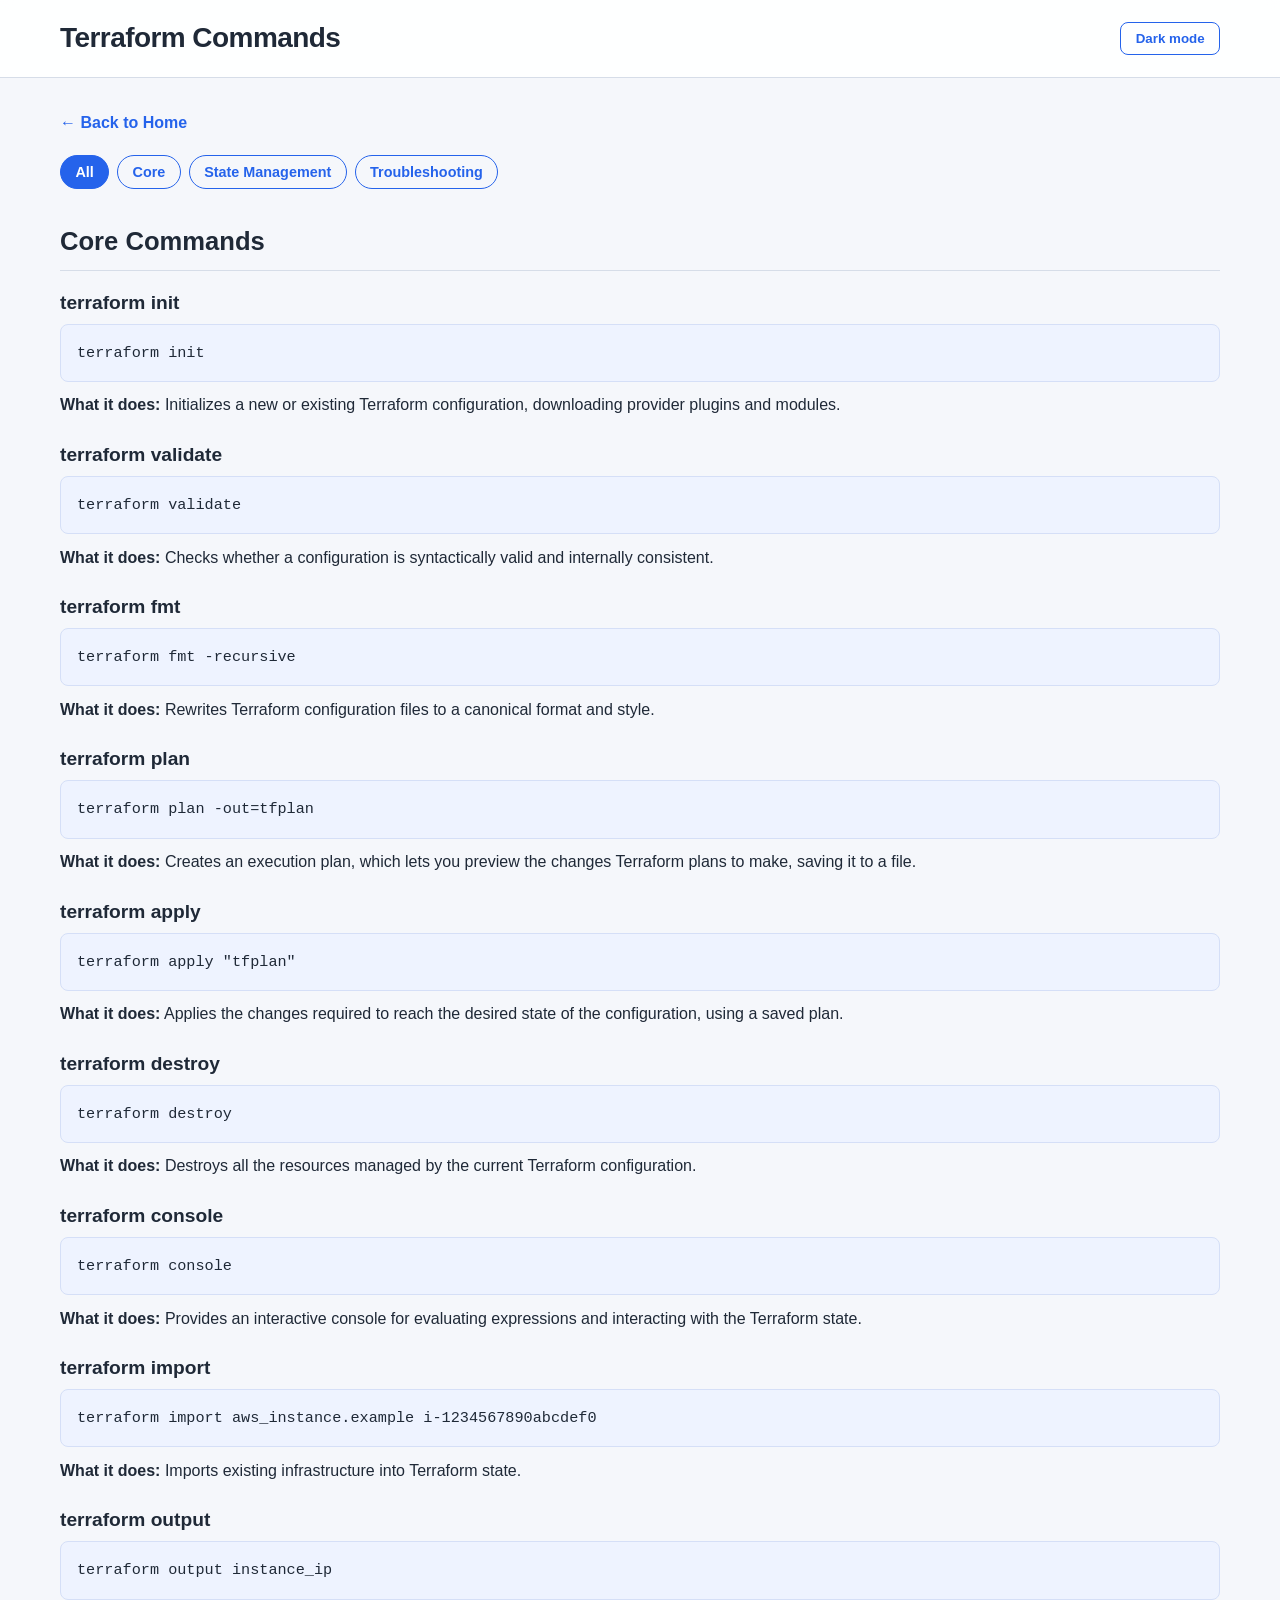
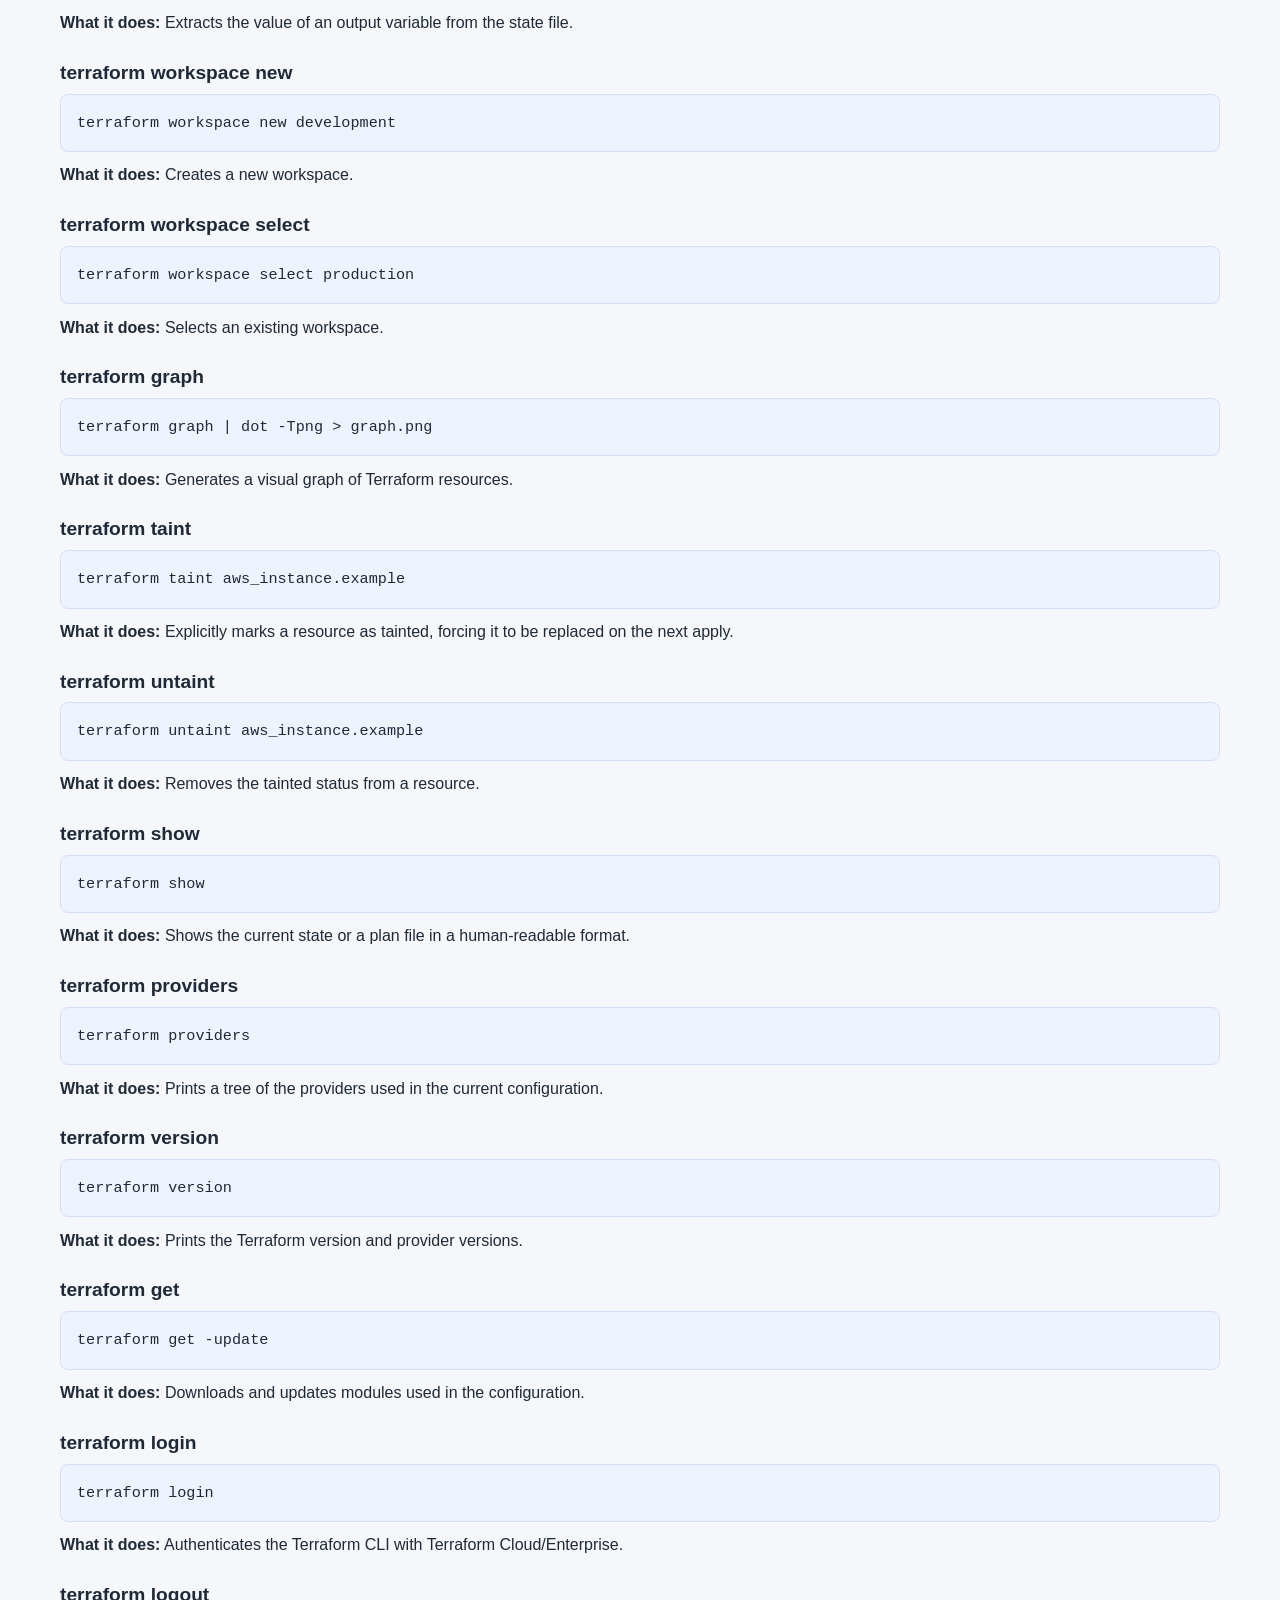
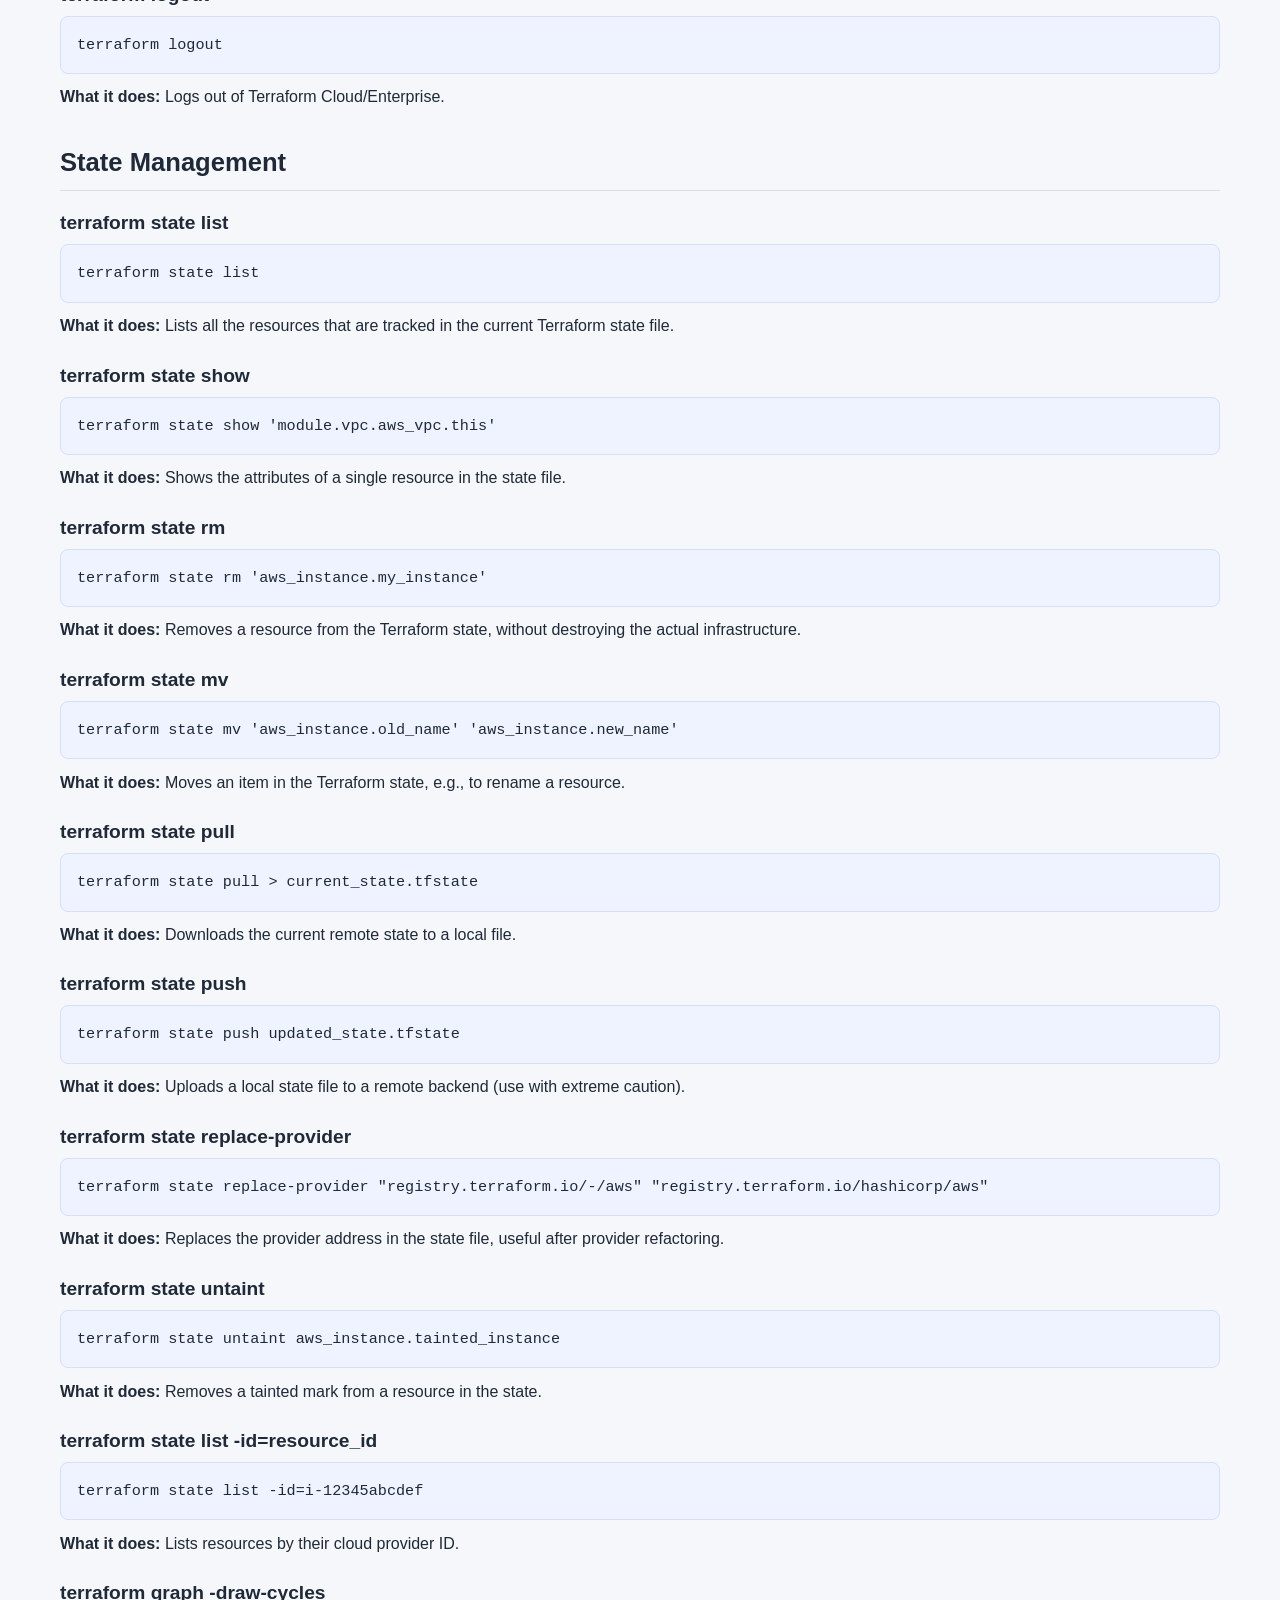
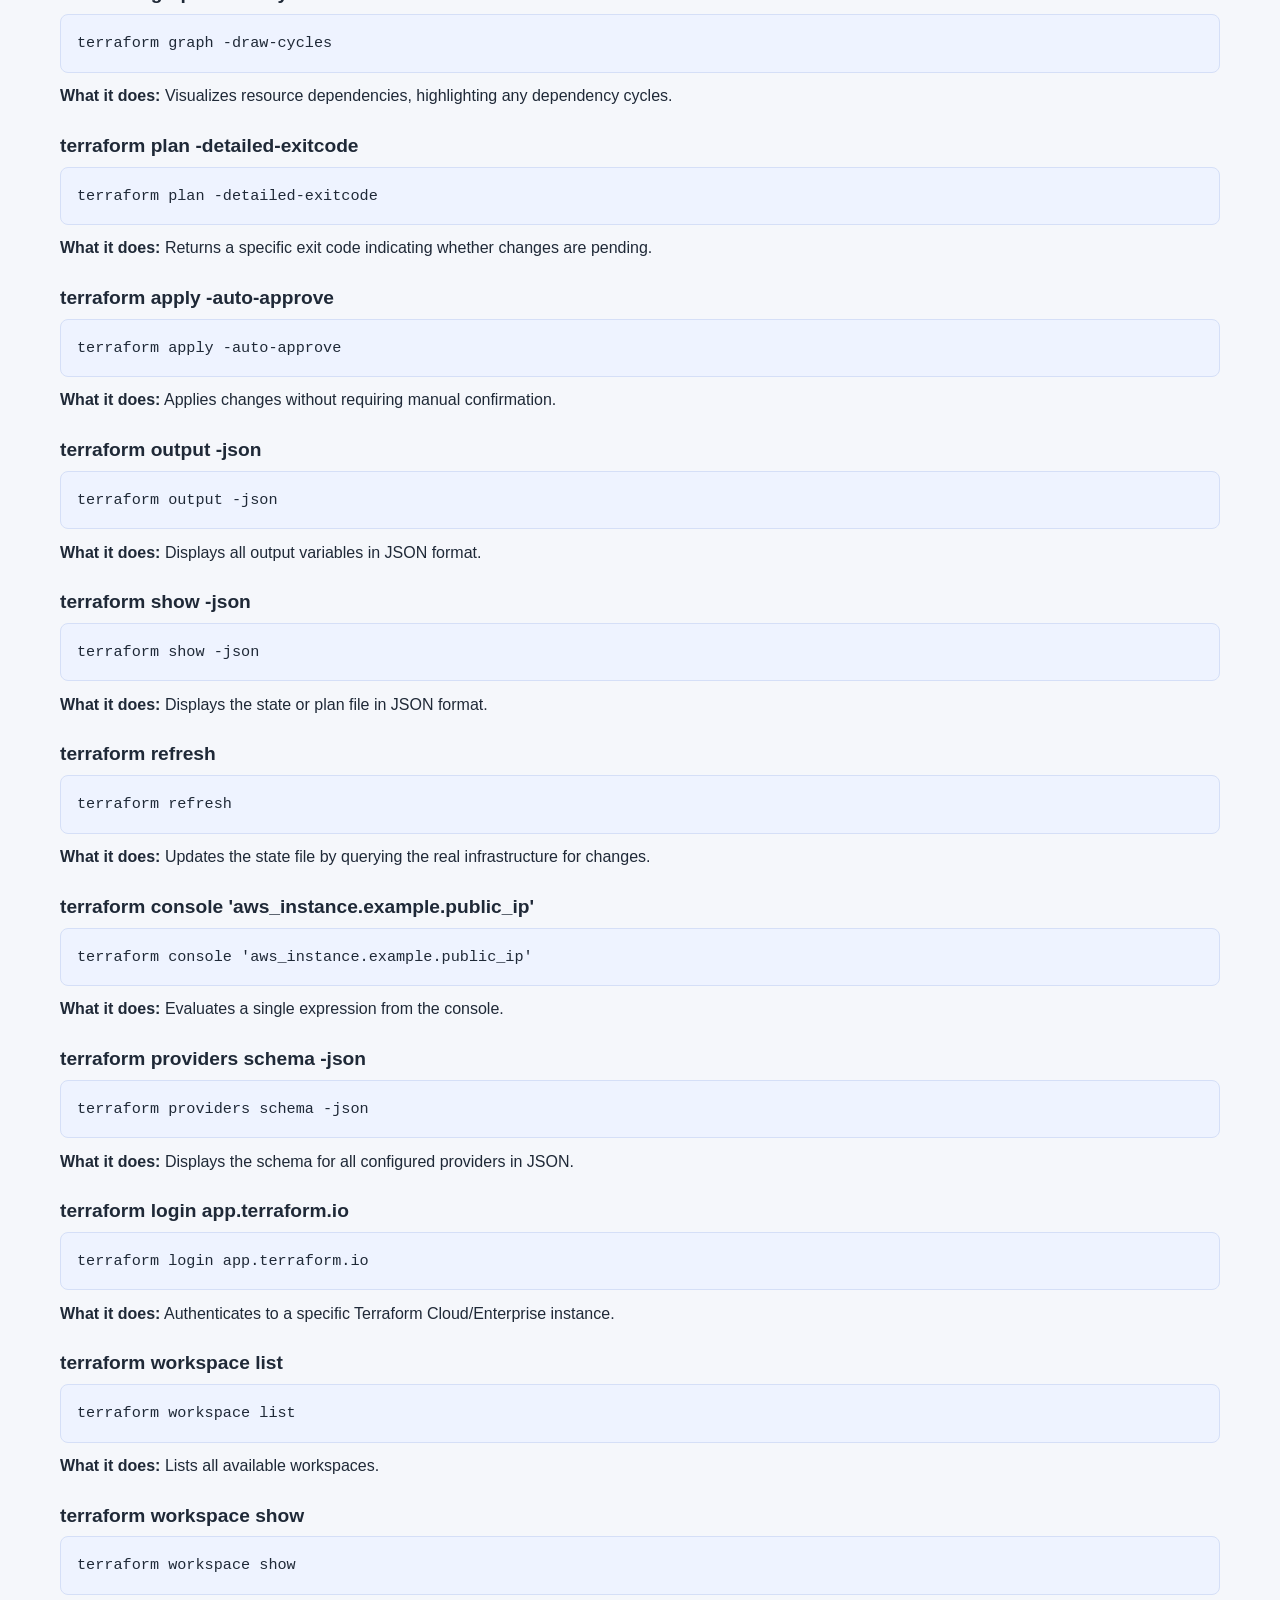
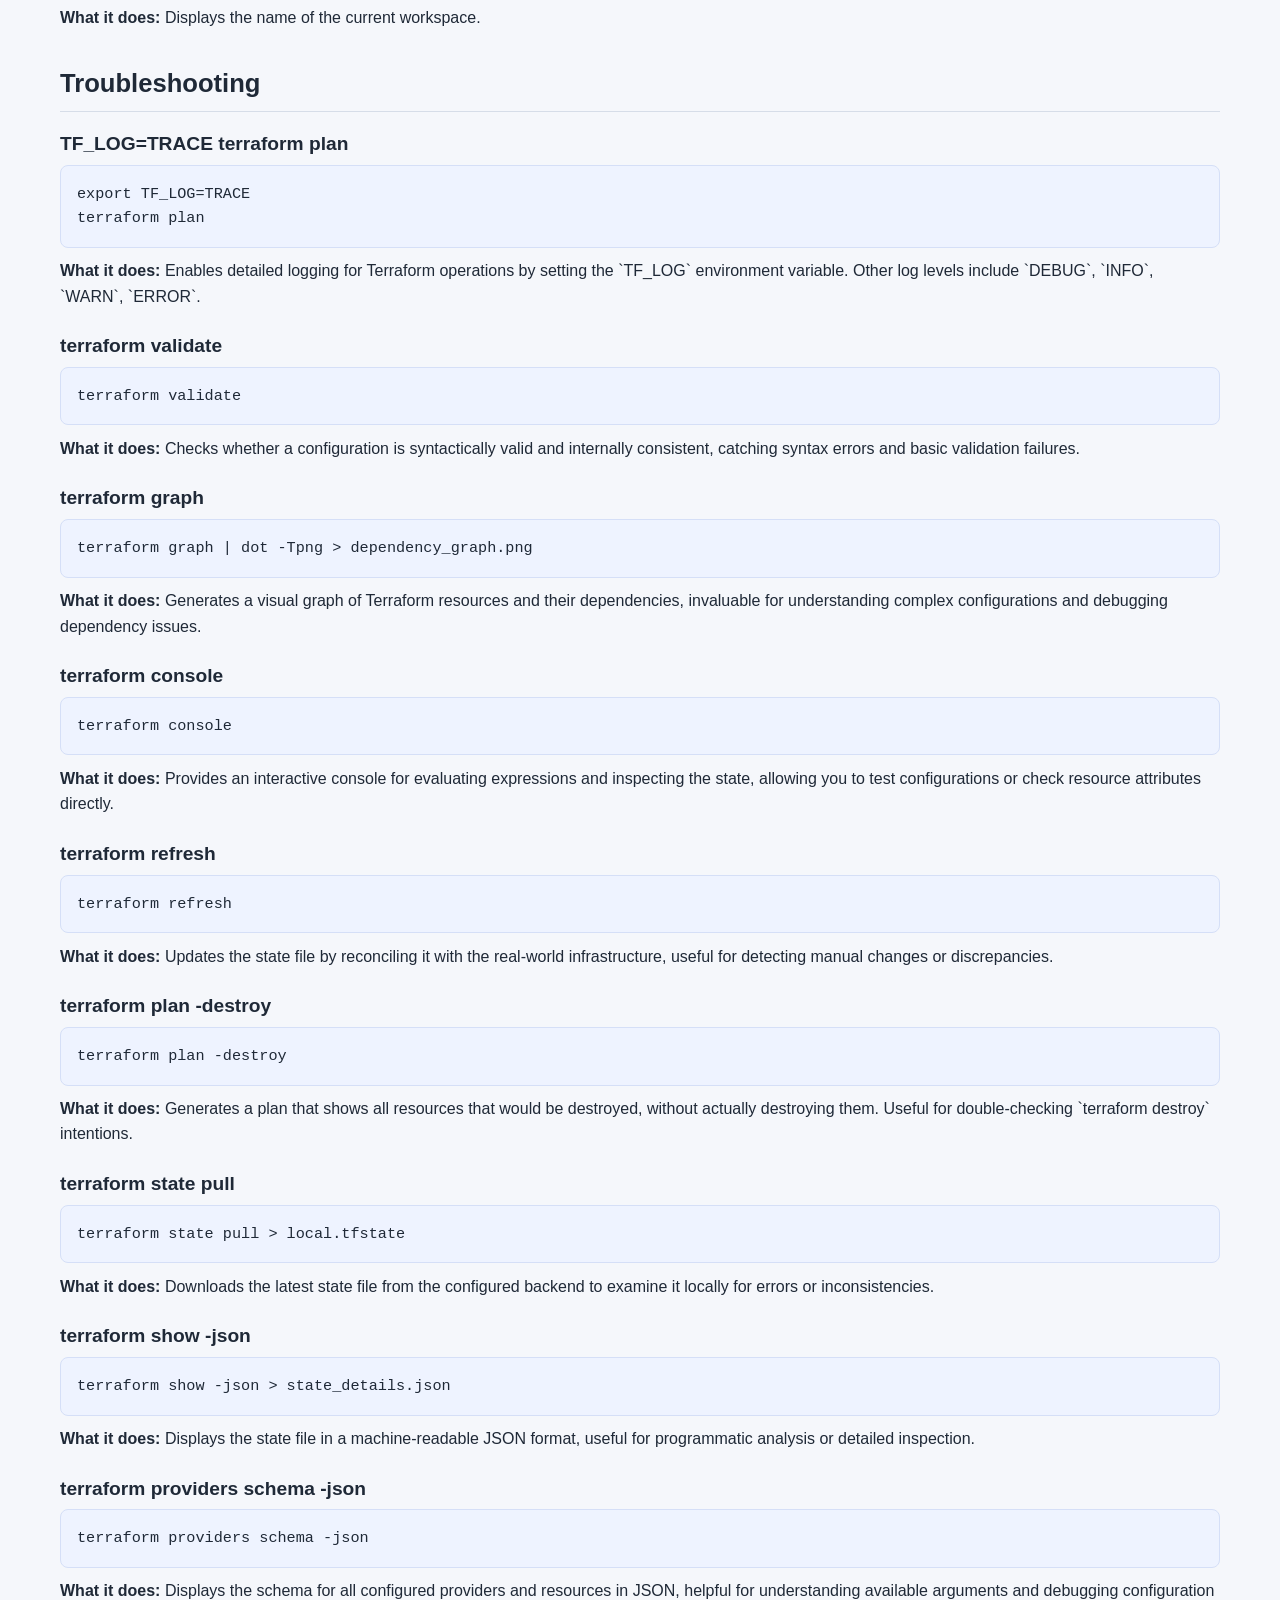
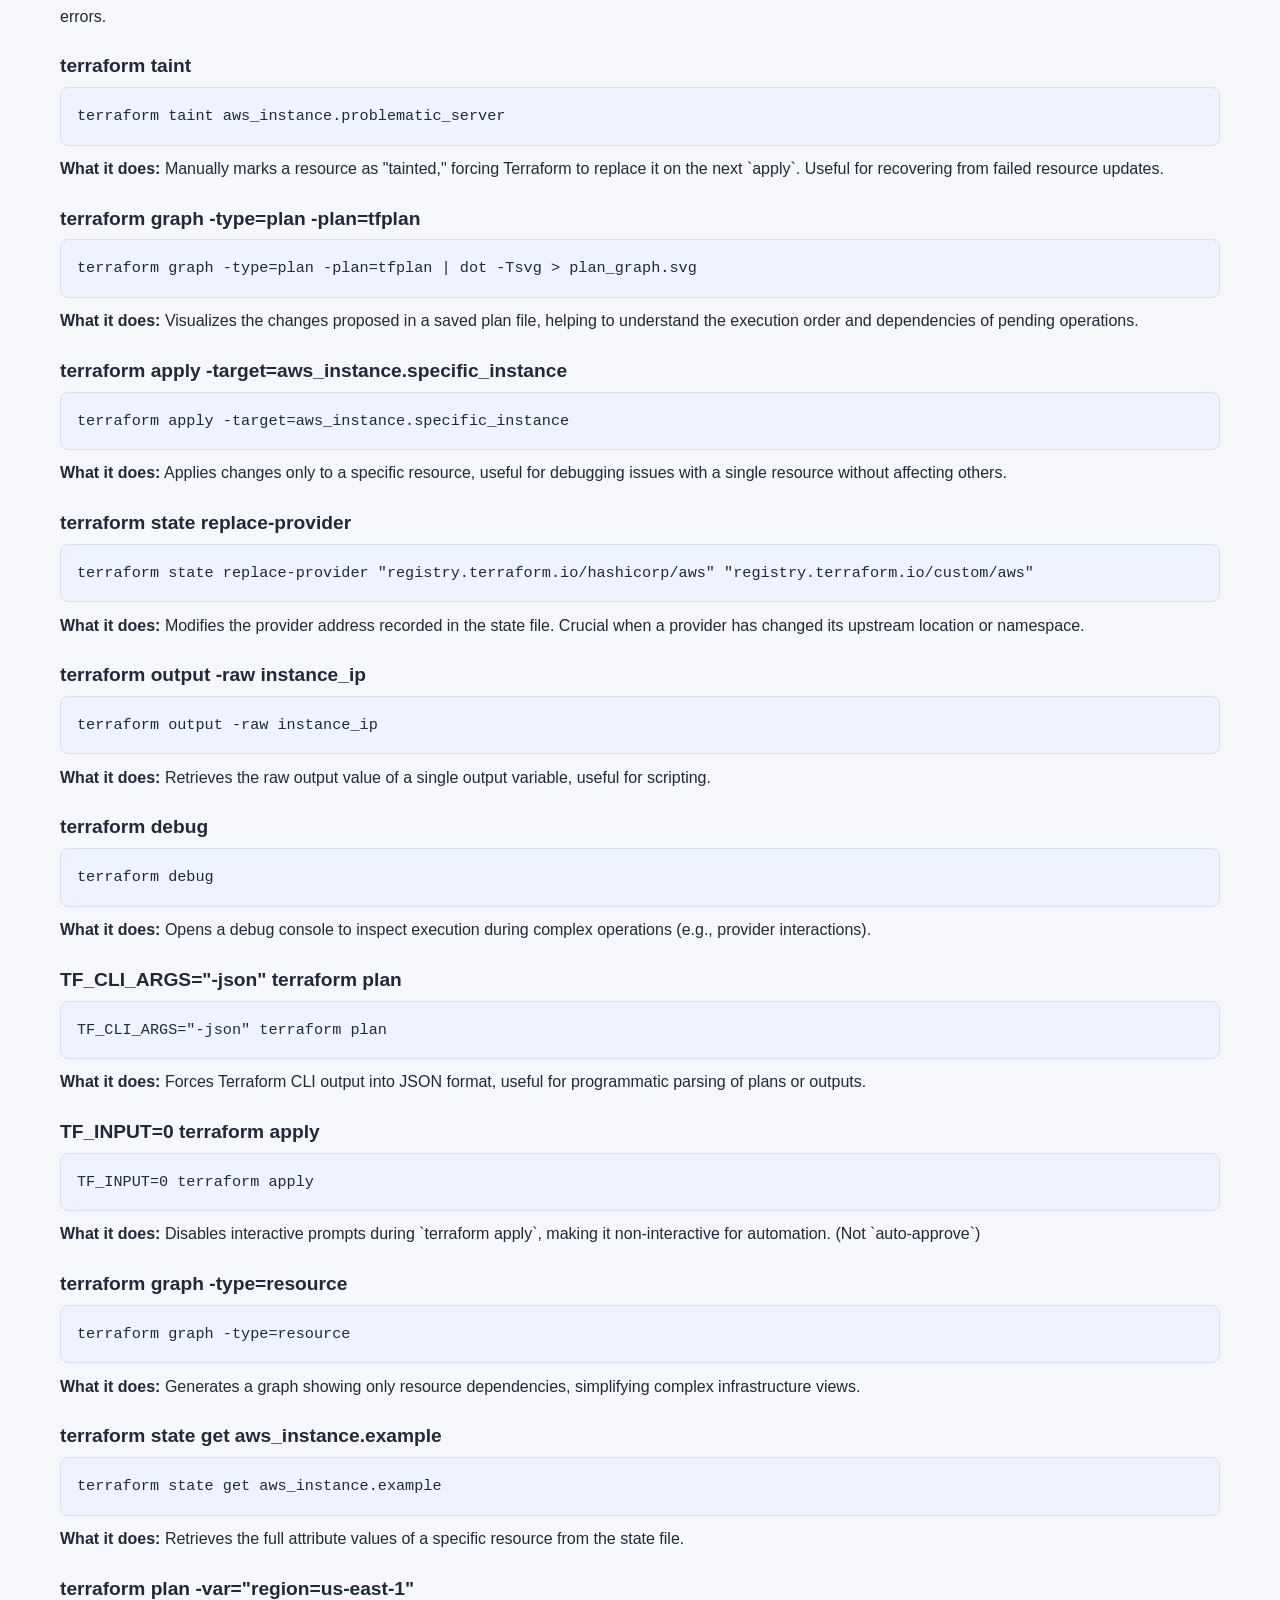
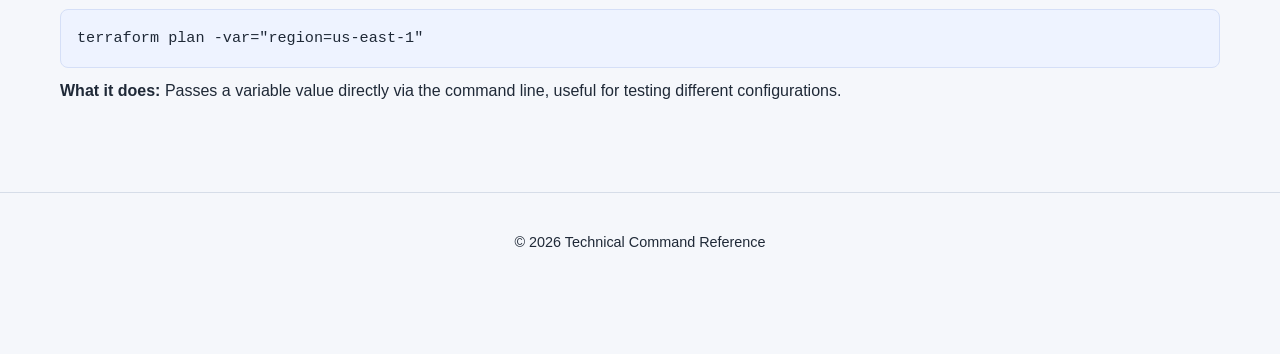
<file: pages/terraform.html>
<!DOCTYPE html>
<html lang="en">
<head>
    <meta charset="UTF-8">
    <meta name="viewport" content="width=device-width, initial-scale=1.0">
    <title>Terraform - Technical Command Reference</title>
    <link rel="stylesheet" href="../css/style.css">
</head>
<body>
    <header>
        <div class="container">
            <h1>Terraform Commands</h1>
            <div class="theme-switcher">
                <button id="theme-toggle">Toggle Dark Mode</button>
            </div>
        </div>
    </header>
    <main>
        <div class="container">
            <div class="page-header">
                <a href="../index.html" class="back-link">&larr; Back to Home</a>
            </div>

            <div class="filter-container">
                <button class="filter-btn active" data-category="all">All</button>
                <button class="filter-btn" data-category="core">Core</button>
                <button class="filter-btn" data-category="state">State Management</button>
                <button class="filter-btn" data-category="troubleshooting">Troubleshooting</button>
            </div>

            <section class="command-category" data-category="core">
                <h2>Core Commands</h2>
                <div class="command"><h3>terraform init</h3><div class="command-container"><pre><code>terraform init</code></pre></div><p><strong>What it does:</strong> Initializes a new or existing Terraform configuration, downloading provider plugins and modules.</p></div>
                <div class="command"><h3>terraform validate</h3><div class="command-container"><pre><code>terraform validate</code></pre></div><p><strong>What it does:</strong> Checks whether a configuration is syntactically valid and internally consistent.</p></div>
                <div class="command"><h3>terraform fmt</h3><div class="command-container"><pre><code>terraform fmt -recursive</code></pre></div><p><strong>What it does:</strong> Rewrites Terraform configuration files to a canonical format and style.</p></div>
                <div class="command"><h3>terraform plan</h3><div class="command-container"><pre><code>terraform plan -out=tfplan</code></pre></div><p><strong>What it does:</strong> Creates an execution plan, which lets you preview the changes Terraform plans to make, saving it to a file.</p></div>
                <div class="command"><h3>terraform apply</h3><div class="command-container"><pre><code>terraform apply "tfplan"</code></pre></div><p><strong>What it does:</strong> Applies the changes required to reach the desired state of the configuration, using a saved plan.</p></div>
                <div class="command"><h3>terraform destroy</h3><div class="command-container"><pre><code>terraform destroy</code></pre></div><p><strong>What it does:</strong> Destroys all the resources managed by the current Terraform configuration.</p></div>
                <div class="command"><h3>terraform console</h3><div class="command-container"><pre><code>terraform console</code></pre></div><p><strong>What it does:</strong> Provides an interactive console for evaluating expressions and interacting with the Terraform state.</p></div>
                <div class="command"><h3>terraform import</h3><div class="command-container"><pre><code>terraform import aws_instance.example i-1234567890abcdef0</code></pre></div><p><strong>What it does:</strong> Imports existing infrastructure into Terraform state.</p></div>
                <div class="command"><h3>terraform output</h3><div class="command-container"><pre><code>terraform output instance_ip</code></pre></div><p><strong>What it does:</strong> Extracts the value of an output variable from the state file.</p></div>
                <div class="command"><h3>terraform workspace new</h3><div class="command-container"><pre><code>terraform workspace new development</code></pre></div><p><strong>What it does:</strong> Creates a new workspace.</p></div>
                <div class="command"><h3>terraform workspace select</h3><div class="command-container"><pre><code>terraform workspace select production</code></pre></div><p><strong>What it does:</strong> Selects an existing workspace.</p></div>
                <div class="command"><h3>terraform graph</h3><div class="command-container"><pre><code>terraform graph | dot -Tpng > graph.png</code></pre></div><p><strong>What it does:</strong> Generates a visual graph of Terraform resources.</p></div>
                <div class="command"><h3>terraform taint</h3><div class="command-container"><pre><code>terraform taint aws_instance.example</code></pre></div><p><strong>What it does:</strong> Explicitly marks a resource as tainted, forcing it to be replaced on the next apply.</p></div>
                <div class="command"><h3>terraform untaint</h3><div class="command-container"><pre><code>terraform untaint aws_instance.example</code></pre></div><p><strong>What it does:</strong> Removes the tainted status from a resource.</p></div>
                <div class="command"><h3>terraform show</h3><div class="command-container"><pre><code>terraform show</code></pre></div><p><strong>What it does:</strong> Shows the current state or a plan file in a human-readable format.</p></div>
                <div class="command"><h3>terraform providers</h3><div class="command-container"><pre><code>terraform providers</code></pre></div><p><strong>What it does:</strong> Prints a tree of the providers used in the current configuration.</p></div>
                <div class="command"><h3>terraform version</h3><div class="command-container"><pre><code>terraform version</code></pre></div><p><strong>What it does:</strong> Prints the Terraform version and provider versions.</p></div>
                <div class="command"><h3>terraform get</h3><div class="command-container"><pre><code>terraform get -update</code></pre></div><p><strong>What it does:</strong> Downloads and updates modules used in the configuration.</p></div>
                <div class="command"><h3>terraform login</h3><div class="command-container"><pre><code>terraform login</code></pre></div><p><strong>What it does:</strong> Authenticates the Terraform CLI with Terraform Cloud/Enterprise.</p></div>
                <div class="command"><h3>terraform logout</h3><div class="command-container"><pre><code>terraform logout</code></pre></div><p><strong>What it does:</strong> Logs out of Terraform Cloud/Enterprise.</p></div>
            </section>

            <section class="command-category" data-category="state">
                <h2>State Management</h2>
                <div class="command"><h3>terraform state list</h3><div class="command-container"><pre><code>terraform state list</code></pre></div><p><strong>What it does:</strong> Lists all the resources that are tracked in the current Terraform state file.</p></div>
                <div class="command"><h3>terraform state show</h3><div class="command-container"><pre><code>terraform state show 'module.vpc.aws_vpc.this'</code></pre></div><p><strong>What it does:</strong> Shows the attributes of a single resource in the state file.</p></div>
                <div class="command"><h3>terraform state rm</h3><div class="command-container"><pre><code>terraform state rm 'aws_instance.my_instance'</code></pre></div><p><strong>What it does:</strong> Removes a resource from the Terraform state, without destroying the actual infrastructure.</p></div>
                <div class="command"><h3>terraform state mv</h3><div class="command-container"><pre><code>terraform state mv 'aws_instance.old_name' 'aws_instance.new_name'</code></pre></div><p><strong>What it does:</strong> Moves an item in the Terraform state, e.g., to rename a resource.</p></div>
                <div class="command"><h3>terraform state pull</h3><div class="command-container"><pre><code>terraform state pull > current_state.tfstate</code></pre></div><p><strong>What it does:</strong> Downloads the current remote state to a local file.</p></div>
                <div class="command"><h3>terraform state push</h3><div class="command-container"><pre><code>terraform state push updated_state.tfstate</code></pre></div><p><strong>What it does:</strong> Uploads a local state file to a remote backend (use with extreme caution).</p></div>
                <div class="command"><h3>terraform state replace-provider</h3><div class="command-container"><pre><code>terraform state replace-provider "registry.terraform.io/-/aws" "registry.terraform.io/hashicorp/aws"</code></pre></div><p><strong>What it does:</strong> Replaces the provider address in the state file, useful after provider refactoring.</p></div>
                <div class="command"><h3>terraform state untaint</h3><div class="command-container"><pre><code>terraform state untaint aws_instance.tainted_instance</code></pre></div><p><strong>What it does:</strong> Removes a tainted mark from a resource in the state.</p></div>
                <div class="command"><h3>terraform state list -id=resource_id</h3><div class="command-container"><pre><code>terraform state list -id=i-12345abcdef</code></pre></div><p><strong>What it does:</strong> Lists resources by their cloud provider ID.</p></div>
                <div class="command"><h3>terraform graph -draw-cycles</h3><div class="command-container"><pre><code>terraform graph -draw-cycles</code></pre></div><p><strong>What it does:</strong> Visualizes resource dependencies, highlighting any dependency cycles.</p></div>
                <div class="command"><h3>terraform plan -detailed-exitcode</h3><div class="command-container"><pre><code>terraform plan -detailed-exitcode</code></pre></div><p><strong>What it does:</strong> Returns a specific exit code indicating whether changes are pending.</p></div>
                <div class="command"><h3>terraform apply -auto-approve</h3><div class="command-container"><pre><code>terraform apply -auto-approve</code></pre></div><p><strong>What it does:</strong> Applies changes without requiring manual confirmation.</p></div>
                <div class="command"><h3>terraform output -json</h3><div class="command-container"><pre><code>terraform output -json</code></pre></div><p><strong>What it does:</strong> Displays all output variables in JSON format.</p></div>
                <div class="command"><h3>terraform show -json</h3><div class="command-container"><pre><code>terraform show -json</code></pre></div><p><strong>What it does:</strong> Displays the state or plan file in JSON format.</p></div>
                <div class="command"><h3>terraform refresh</h3><div class="command-container"><pre><code>terraform refresh</code></pre></div><p><strong>What it does:</strong> Updates the state file by querying the real infrastructure for changes.</p></div>
                <div class="command"><h3>terraform console 'aws_instance.example.public_ip'</h3><div class="command-container"><pre><code>terraform console 'aws_instance.example.public_ip'</code></pre></div><p><strong>What it does:</strong> Evaluates a single expression from the console.</p></div>
                <div class="command"><h3>terraform providers schema -json</h3><div class="command-container"><pre><code>terraform providers schema -json</code></pre></div><p><strong>What it does:</strong> Displays the schema for all configured providers in JSON.</p></div>
                <div class="command"><h3>terraform login app.terraform.io</h3><div class="command-container"><pre><code>terraform login app.terraform.io</code></pre></div><p><strong>What it does:</strong> Authenticates to a specific Terraform Cloud/Enterprise instance.</p></div>
                <div class="command"><h3>terraform workspace list</h3><div class="command-container"><pre><code>terraform workspace list</code></pre></div><p><strong>What it does:</strong> Lists all available workspaces.</p></div>
                <div class="command"><h3>terraform workspace show</h3><div class="command-container"><pre><code>terraform workspace show</code></pre></div><p><strong>What it does:</strong> Displays the name of the current workspace.</p></div>
            </section>

            <section class="command-category" data-category="troubleshooting">
                <h2>Troubleshooting</h2>
                <div class="command"><h3>TF_LOG=TRACE terraform plan</h3><div class="command-container"><pre><code>export TF_LOG=TRACE
terraform plan</code></pre></div><p><strong>What it does:</strong> Enables detailed logging for Terraform operations by setting the `TF_LOG` environment variable. Other log levels include `DEBUG`, `INFO`, `WARN`, `ERROR`.</p></div>
                <div class="command"><h3>terraform validate</h3><div class="command-container"><pre><code>terraform validate</code></pre></div><p><strong>What it does:</strong> Checks whether a configuration is syntactically valid and internally consistent, catching syntax errors and basic validation failures.</p></div>
                <div class="command"><h3>terraform graph</h3><div class="command-container"><pre><code>terraform graph | dot -Tpng > dependency_graph.png</code></pre></div><p><strong>What it does:</strong> Generates a visual graph of Terraform resources and their dependencies, invaluable for understanding complex configurations and debugging dependency issues.</p></div>
                <div class="command"><h3>terraform console</h3><div class="command-container"><pre><code>terraform console</code></pre></div><p><strong>What it does:</strong> Provides an interactive console for evaluating expressions and inspecting the state, allowing you to test configurations or check resource attributes directly.</p></div>
                <div class="command"><h3>terraform refresh</h3><div class="command-container"><pre><code>terraform refresh</code></pre></div><p><strong>What it does:</strong> Updates the state file by reconciling it with the real-world infrastructure, useful for detecting manual changes or discrepancies.</p></div>
                <div class="command"><h3>terraform plan -destroy</h3><div class="command-container"><pre><code>terraform plan -destroy</code></pre></div><p><strong>What it does:</strong> Generates a plan that shows all resources that would be destroyed, without actually destroying them. Useful for double-checking `terraform destroy` intentions.</p></div>
                <div class="command"><h3>terraform state pull</h3><div class="command-container"><pre><code>terraform state pull > local.tfstate</code></pre></div><p><strong>What it does:</strong> Downloads the latest state file from the configured backend to examine it locally for errors or inconsistencies.</p></div>
                <div class="command"><h3>terraform show -json</h3><div class="command-container"><pre><code>terraform show -json > state_details.json</code></pre></div><p><strong>What it does:</strong> Displays the state file in a machine-readable JSON format, useful for programmatic analysis or detailed inspection.</p></div>
                <div class="command"><h3>terraform providers schema -json</h3><div class="command-container"><pre><code>terraform providers schema -json</code></pre></div><p><strong>What it does:</strong> Displays the schema for all configured providers and resources in JSON, helpful for understanding available arguments and debugging configuration errors.</p></div>
                <div class="command"><h3>terraform taint</h3><div class="command-container"><pre><code>terraform taint aws_instance.problematic_server</code></pre></div><p><strong>What it does:</strong> Manually marks a resource as "tainted," forcing Terraform to replace it on the next `apply`. Useful for recovering from failed resource updates.</p></div>
                <div class="command"><h3>terraform graph -type=plan -plan=tfplan</h3><div class="command-container"><pre><code>terraform graph -type=plan -plan=tfplan | dot -Tsvg > plan_graph.svg</code></pre></div><p><strong>What it does:</strong> Visualizes the changes proposed in a saved plan file, helping to understand the execution order and dependencies of pending operations.</p></div>
                <div class="command"><h3>terraform apply -target=aws_instance.specific_instance</h3><div class="command-container"><pre><code>terraform apply -target=aws_instance.specific_instance</code></pre></div><p><strong>What it does:</strong> Applies changes only to a specific resource, useful for debugging issues with a single resource without affecting others.</p></div>
                <div class="command"><h3>terraform state replace-provider</h3><div class="command-container"><pre><code>terraform state replace-provider "registry.terraform.io/hashicorp/aws" "registry.terraform.io/custom/aws"</code></pre></div><p><strong>What it does:</strong> Modifies the provider address recorded in the state file. Crucial when a provider has changed its upstream location or namespace.</p></div>
                <div class="command"><h3>terraform output -raw instance_ip</h3><div class="command-container"><pre><code>terraform output -raw instance_ip</code></pre></div><p><strong>What it does:</strong> Retrieves the raw output value of a single output variable, useful for scripting.</p></div>
                <div class="command"><h3>terraform debug</h3><div class="command-container"><pre><code>terraform debug</code></pre></div><p><strong>What it does:</strong> Opens a debug console to inspect execution during complex operations (e.g., provider interactions).</p></div>
                <div class="command"><h3>TF_CLI_ARGS="-json" terraform plan</h3><div class="command-container"><pre><code>TF_CLI_ARGS="-json" terraform plan</code></pre></div><p><strong>What it does:</strong> Forces Terraform CLI output into JSON format, useful for programmatic parsing of plans or outputs.</p></div>
                <div class="command"><h3>TF_INPUT=0 terraform apply</h3><div class="command-container"><pre><code>TF_INPUT=0 terraform apply</code></pre></div><p><strong>What it does:</strong> Disables interactive prompts during `terraform apply`, making it non-interactive for automation. (Not `auto-approve`)</p></div>
                <div class="command"><h3>terraform graph -type=resource</h3><div class="command-container"><pre><code>terraform graph -type=resource</code></pre></div><p><strong>What it does:</strong> Generates a graph showing only resource dependencies, simplifying complex infrastructure views.</p></div>
                <div class="command"><h3>terraform state get aws_instance.example</h3><div class="command-container"><pre><code>terraform state get aws_instance.example</code></pre></div><p><strong>What it does:</strong> Retrieves the full attribute values of a specific resource from the state file.</p></div>
                <div class="command"><h3>terraform plan -var="region=us-east-1"</h3><div class="command-container"><pre><code>terraform plan -var="region=us-east-1"</code></pre></div><p><strong>What it does:</strong> Passes a variable value directly via the command line, useful for testing different configurations.</p></div>
            </section>

        </div>
    </main>
    <footer>
        <div class="container">
            <p>&copy; 2026 Technical Command Reference</p>
        </div>
    </footer>
    <script src="../js/main.js"></script>
</body>
</html>
</file>
<file: css/style.css>
:root {
    --background-color-light: #f5f7fb;
    --text-color-light: #1f2937;
    --card-bg-light: #ffffff;
    --header-bg-light: #ffffff;
    --surface-light: #ffffff;
    --border-light: #d6dde8;
    --accent-color: #2563eb;
    --accent-color-hover: #1d4ed8;

    --background-color-dark: #0f172a;
    --text-color-dark: #e5e7eb;
    --card-bg-dark: #111827;
    --header-bg-dark: #111827;
    --surface-dark: #111827;
    --border-dark: #334155;
}

* {
    box-sizing: border-box;
}

html {
    scroll-behavior: smooth;
}

body {
    font-family: -apple-system, BlinkMacSystemFont, "Segoe UI", Roboto, "Helvetica Neue", Arial, sans-serif;
    margin: 0;
    line-height: 1.6;
    transition: background-color 0.25s ease, color 0.25s ease;
}

body.dark-mode {
    background-color: var(--background-color-dark);
    color: var(--text-color-dark);
}

body:not(.dark-mode) {
    background-color: var(--background-color-light);
    color: var(--text-color-light);
}

.container {
    max-width: 1200px;
    margin: 0 auto;
    padding: 0 20px;
}

.skip-link {
    position: absolute;
    left: -9999px;
    top: 8px;
    z-index: 2000;
    background: var(--accent-color);
    color: #fff;
    padding: 0.5rem 0.75rem;
    border-radius: 8px;
    text-decoration: none;
}

.skip-link:focus-visible {
    left: 12px;
}

header {
    padding: 1rem 0;
    border-bottom: 1px solid;
    position: sticky;
    top: 0;
    z-index: 1000;
    backdrop-filter: blur(6px);
}

body.dark-mode header {
    background-color: color-mix(in srgb, var(--header-bg-dark) 90%, transparent);
    border-color: var(--border-dark);
}

body:not(.dark-mode) header {
    background-color: color-mix(in srgb, var(--header-bg-light) 90%, transparent);
    border-color: var(--border-light);
}

header .container {
    display: flex;
    justify-content: space-between;
    align-items: center;
    gap: 1rem;
}

h1 {
    font-size: 1.75rem;
    margin: 0;
    letter-spacing: -0.02em;
}

.theme-switcher button {
    padding: 0.5rem 0.9rem;
    border: 1px solid var(--accent-color);
    background-color: transparent;
    color: var(--accent-color);
    border-radius: 8px;
    cursor: pointer;
    transition: background-color 0.2s ease, color 0.2s ease, border-color 0.2s ease;
    font-weight: 600;
}

.theme-switcher button:hover {
    background-color: var(--accent-color);
    color: #fff;
}

.theme-switcher button:focus-visible,
.filter-btn:focus-visible,
.back-link:focus-visible,
.copy-btn:focus-visible,
.card:focus-visible,
#search-input:focus-visible {
    outline: 3px solid color-mix(in srgb, var(--accent-color) 45%, transparent);
    outline-offset: 2px;
}

main {
    padding: 2rem 0;
}

.intro {
    margin-bottom: 1.5rem;
}

.intro h2 {
    font-size: 1.25rem;
    margin: 0 0 0.4rem;
}

.intro p {
    margin: 0;
    opacity: 0.9;
}

.search-container {
    margin-bottom: 1.5rem;
}

.search-label {
    display: block;
    margin-bottom: 0.4rem;
    font-weight: 600;
}

#search-input {
    width: 100%;
    padding: 0.75rem 0.9rem;
    font-size: 1rem;
    border-radius: 8px;
    border: 1px solid var(--border-light);
    transition: border-color 0.2s ease, box-shadow 0.2s ease;
}

body.dark-mode #search-input {
    background-color: var(--surface-dark);
    color: var(--text-color-dark);
    border-color: var(--border-dark);
}

body:not(.dark-mode) #search-input {
    background-color: var(--surface-light);
    color: var(--text-color-light);
}

.grid {
    display: grid;
    grid-template-columns: repeat(auto-fit, minmax(220px, 1fr));
    gap: 1rem;
}

.card {
    border-radius: 10px;
    padding: 1.5rem;
    text-align: center;
    text-decoration: none;
    transition: transform 0.2s ease, box-shadow 0.2s ease, border-color 0.2s ease;
    border: 1px solid;
}

body.dark-mode .card {
    background-color: var(--card-bg-dark);
    color: var(--text-color-dark);
    border-color: var(--border-dark);
    box-shadow: 0 8px 20px rgba(2, 6, 23, 0.3);
}

body:not(.dark-mode) .card {
    background-color: var(--card-bg-light);
    color: var(--text-color-light);
    border-color: var(--border-light);
    box-shadow: 0 8px 18px rgba(15, 23, 42, 0.08);
}

.card h3 {
    margin: 0;
    font-size: 1.1rem;
}

.card:hover {
    transform: translateY(-3px);
}

body.dark-mode .card:hover {
    border-color: color-mix(in srgb, var(--accent-color) 40%, var(--border-dark));
}

body:not(.dark-mode) .card:hover {
    border-color: color-mix(in srgb, var(--accent-color) 50%, var(--border-light));
}

footer {
    text-align: center;
    padding: 1.5rem 0;
    margin-top: 2rem;
    font-size: 0.9rem;
    border-top: 1px solid;
}

body.dark-mode footer {
    border-color: var(--border-dark);
}

body:not(.dark-mode) footer {
    border-color: var(--border-light);
}

.page-header {
    margin-bottom: 1.25rem;
}

.back-link {
    display: inline-block;
    text-decoration: none;
    font-weight: 600;
    color: var(--accent-color);
}

.filter-container {
    margin-bottom: 2rem;
    display: flex;
    flex-wrap: wrap;
    gap: 0.5rem;
}

.filter-btn {
    padding: 0.5rem 0.9rem;
    border: 1px solid var(--accent-color);
    background-color: transparent;
    color: var(--accent-color);
    border-radius: 999px;
    cursor: pointer;
    transition: background-color 0.2s ease, color 0.2s ease;
    font-size: 0.9rem;
    font-weight: 600;
}

.filter-btn:hover,
.filter-btn.active {
    background-color: var(--accent-color);
    color: #fff;
}

.command-category h2 {
    font-size: 1.6rem;
    border-bottom: 1px solid;
    padding-bottom: 0.45rem;
    margin-top: 2rem;
    margin-bottom: 1rem;
}

body.dark-mode .command-category h2 {
    border-color: var(--border-dark);
}

body:not(.dark-mode) .command-category h2 {
    border-color: var(--border-light);
}

.command {
    margin-bottom: 1.5rem;
}

.command h3 {
    font-size: 1.2rem;
    margin-bottom: 0.5rem;
    line-height: 1.35;
    overflow-wrap: anywhere;
}

.command-container {
    position: relative;
}

pre {
    margin: 0;
    padding: 1rem;
    border-radius: 8px;
    overflow-x: auto;
    font-size: 0.95rem;
    border: 1px solid;
}

body.dark-mode pre {
    background-color: #0b1220;
    color: #f8fafc;
    border-color: #22324b;
}

body:not(.dark-mode) pre {
    background-color: #eef3ff;
    color: #1f2937;
    border-color: #d5dff7;
}

code {
    font-family: "SFMono-Regular", Consolas, "Liberation Mono", Menlo, Courier, monospace;
}

.copy-btn {
    position: absolute;
    top: 10px;
    right: 10px;
    padding: 0.35rem 0.55rem;
    background: #334155;
    color: #fff;
    border: none;
    border-radius: 6px;
    cursor: pointer;
    opacity: 0;
    transition: opacity 0.2s ease;
}

.command-container:hover .copy-btn,
.command-container:focus-within .copy-btn {
    opacity: 1;
}

.command p {
    margin-top: 0.65rem;
}

@media (max-width: 768px) {
    h1 {
        font-size: 1.35rem;
    }

    .intro h2 {
        font-size: 1.1rem;
    }

    .grid {
        grid-template-columns: 1fr;
    }
}
</file>
